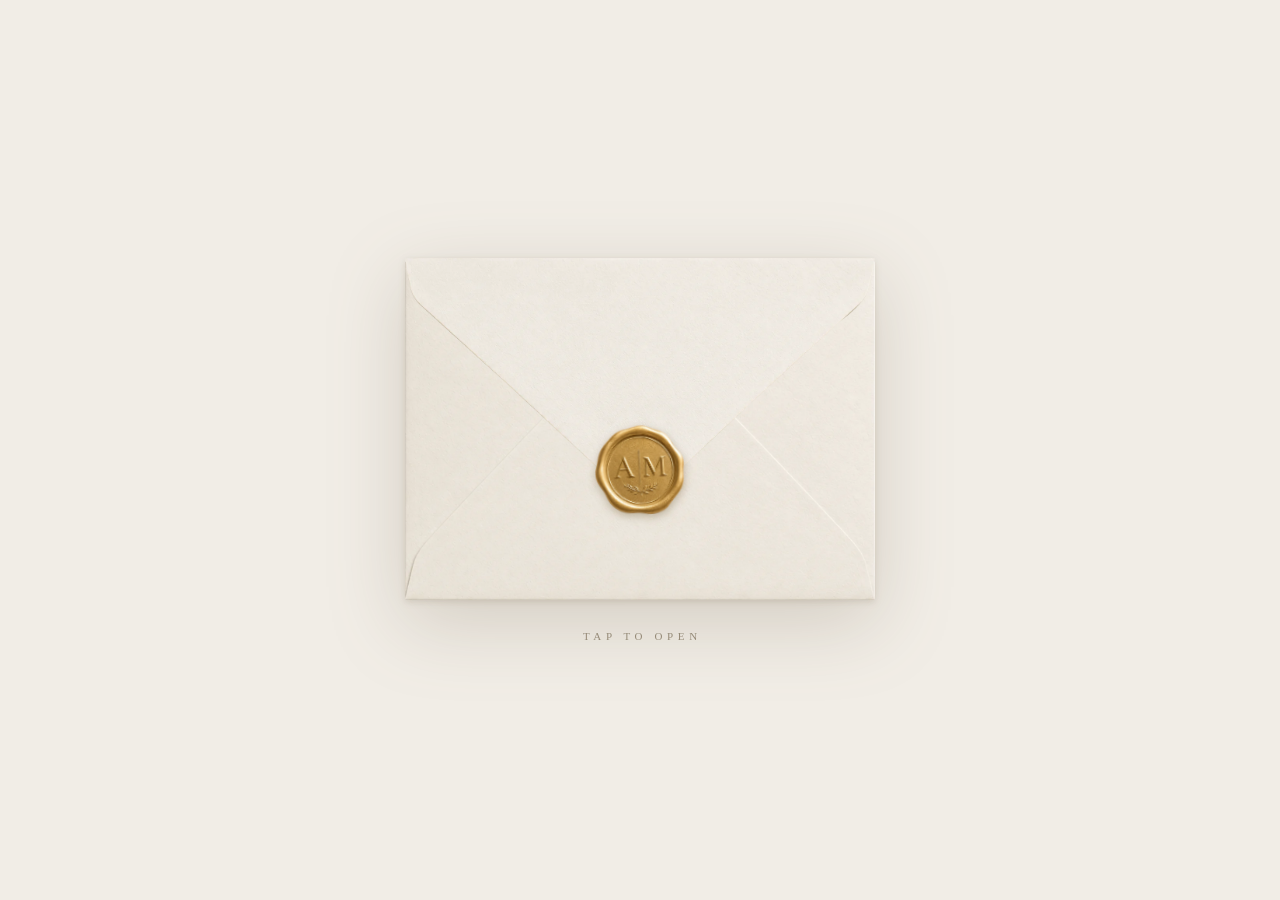
<file: index.html>
<!DOCTYPE html><html dir="ltr" lang="en" class="theme light classic"><head><script>
(function(){
if(/Safari/.test(navigator.userAgent)&&!/Chrome/.test(navigator.userAgent)){
window.addEventListener('error',function(e){if(e.filename&&e.filename.includes('_assets/')){e.preventDefault();return true}},true);
window.addEventListener('unhandledrejection',function(e){if(e.reason&&String(e.reason).includes('ChunkLoadError')){e.preventDefault()}});
var originalError=console.error;console.error=function(){var msg=Array.prototype.slice.call(arguments).join(' ');if(msg.includes('ChunkLoadError')||msg.includes('Failed to load')||msg.includes('_assets/')){return}originalError.apply(console,arguments)};
}
})();
</script><meta charset="utf-8"><title>Abin & Meera — 26 Aug 2026</title><meta name="app-name" content="export_website"/><meta name="viewport" content="width=device-width, initial-scale=1"><link href="_assets/51de68ababd92cc2.ltr.css" rel="stylesheet" integrity="sha512-yXN6/0vReiT/pEACxqre0ZkjhPz/hUXtCYxTz8E3lwtt0NEXvEplAvezn38lfyx0t9R4vq7Kors0eoGOvlTQTA==" crossorigin="anonymous"><link href="_assets/static_font_4.ltr.css" rel="stylesheet"><link href="_assets/6d53009f637d7cfa.runtime.js" rel="preload" as="script" crossorigin="anonymous" integrity="sha512-ZqrKRQh5+sSP4uunRsfrNZFJjUaQnYYL6+1IJLg5zlVsRGAEG0lGAFNNkCyp446Gya3rLL2UVvQDMkDLxB+ZLg==" nonce="f3cfedc1-2fcd-4d2f-a387-704ff8410f55"><link href="_assets/1697c21489083965.s4le6a.vendor.js" rel="preload" as="script" crossorigin="anonymous" integrity="sha512-BK6NM4n3QfNfQN2IBUXni/SAQPOZAPOoPY5Heitd/dEXEuZV0FiEeXDyiSpJfw1DnDSC6YgMhRPpIDdqKAjaKg==" nonce="f3cfedc1-2fcd-4d2f-a387-704ff8410f55"><link href="_assets/69615eb1c477b9cb.vendor.js" rel="preload" as="script" crossorigin="anonymous" integrity="sha512-pddQCexKJLLZD3hJCTy0FE6pA0PoWKaIkZnrQlLwxObUh8iK6m/KVVZeTtEp46HYzLy0uqrJlNXxM1kvBUZ9EQ==" nonce="f3cfedc1-2fcd-4d2f-a387-704ff8410f55"><link href="_assets/db279027c94281c3.strings.js" rel="preload" as="script" crossorigin="anonymous" integrity="sha512-oizC7IGqNjgejWAQAkR0xD/JUqM+X7rpqZuGYwaQ6iROZH0fuOl6pavkwLsyJ2UMAph9IWGsLIO2Eafs4y7uLw==" nonce="f3cfedc1-2fcd-4d2f-a387-704ff8410f55"><link href="_assets/f879ca5edf06d1e2.ru-RU.js" rel="preload" as="script" crossorigin="anonymous" integrity="sha512-XrvdCxTsGxHFSPbT4rjnnUAqaSwbzZTnFVPbpuCU5y6V8Rxg7wUEQG5SW0Re5wMMPyclv5pbUDuDZQUQjQmMjw==" nonce="f3cfedc1-2fcd-4d2f-a387-704ff8410f55"><link href="_assets/04fae6a7f5b21093.js" rel="preload" as="script" crossorigin="anonymous" integrity="sha512-GjhR/GSk2ojIS+nfTfPsLfNOSUSJyC34zmcUVnZxv0CkFiETh2HiCWRDFfnWpFJmezQThUpFMTZYY8WYTdgnnQ==" nonce="f3cfedc1-2fcd-4d2f-a387-704ff8410f55"><meta name="referrer" content="strict-origin-when-cross-origin"><meta property="og:title" content="Abin &amp; Meera — 26 August 2026"><meta property="og:type" content="website"><meta property="og:site_name" content="Abin &amp; Meera"><meta property="og:url" content="https://abinmeera.com/"><meta property="og:description" content="Together with their families, Abin &amp; Meera invite you to their wedding reception on 26 August 2026 at Petrose Convention Centre, Vadayampady."><meta property="og:image" content="https://abinmeera.com/share.jpg"><meta property="og:image:secure_url" content="https://abinmeera.com/share.jpg"><meta property="og:image:type" content="image/jpeg"><meta property="og:image:width" content="1200"><meta property="og:image:height" content="630"><meta property="og:image:alt" content="Abin &amp; Meera — 26 August 2026"><meta name="twitter:card" content="summary_large_image"><meta name="twitter:title" content="Abin &amp; Meera — 26 August 2026"><meta name="twitter:description" content="Together with their families, Abin &amp; Meera invite you to their wedding reception on 26 August 2026 at Petrose Convention Centre, Vadayampady."><meta name="twitter:image" content="https://abinmeera.com/share.jpg"><meta name="description" content="Together with their families, Abin &amp; Meera invite you to their wedding reception on 26 August 2026 at Petrose Convention Centre, Vadayampady."><link rel="canonical" href="https://abinmeera.com/"><link rel="shortcut icon" href="favicon.png"><link rel="icon" href="favicon.png"><link rel="apple-touch-icon" href="favicon.png"><script nonce="f3cfedc1-2fcd-4d2f-a387-704ff8410f55">window['__canva_website_bootstrap__'] = JSON.parse('{"A":"DAHLFnbjrQw","B":"eyJhbGciOiJkaXIiLCJlbmMiOiJBMjU2R0NNIiwia2lkIjoia2lkLTE3Nzg0NzAzNjEzOTQifQ..b_9stNi61zidVj6-.jrvOGSoKsTOT5Glr7Pkk4MK67dziINT9CcvQWabQZvFbHL3IBUWjXd9abeBIIaTpNJzvnFRGGA.M363tlgNzQi1wi5Nxl7qTg"}');</script><script nonce="f3cfedc1-2fcd-4d2f-a387-704ff8410f55">
      document.addEventListener('contextmenu', (e) => {
        const isMedia = ['img', 'image', 'video', 'svg', 'picture'].some(
          tagName => tagName.localeCompare(e.target.tagName, undefined, { sensitivity: 'base' }) === 0,
        );
        isMedia && e.preventDefault();
      });
    </script></head><body><script nonce="f3cfedc1-2fcd-4d2f-a387-704ff8410f55">document.documentElement.classList.replace('adaptive', window.matchMedia('(prefers-color-scheme: dark)').matches ? 'dark' : 'light');</script><div id="root"></div><script nonce="f3cfedc1-2fcd-4d2f-a387-704ff8410f55">(function() {window['__canva_public_path__'] = '_assets\/'; window['bootstrap'] = JSON.parse('{"base":{"A?":"B","L":false,"N":false,"E":"c7f6dc3919e9f6739486a43f3a7457cae70d12fa","j":"1357214","K":1780094649,"F":{"A?":"B"},"G":"CLIENT_FULL","I":"A","O":{"A?":"B"},"M":"/_online","U":[],"V":[],"k":true,"a":{"K":"export_website","H":{}},"d":{"A":"wss://www.canva.com/_stream","B":{"F":"export_website"},"C":8388608},"b":{"A?":"H","C":{"a":"DESKTOP_APP"},"D":{"a":"DESKTOP_APP","c":"ru-RU"},"E":{},"P":[],"Q":[],"R":false,"S":false}},"page":{"A":{"B":{"A?":"A","A":"TAEXfxtKgiU","B":1},"C":{"A":1366,"B":768,"C":"D"},"Q":[],"R":[],"P":"ru-RU","D":"12","E":"","F":[],"G":{},"Y":{},"a":[],"b":[],"V":[],"W":[],"A":[{"A?":"i","a":"PBWyDxTjdyHk6tvv","R":false,"S":false,"U":false,"Q":{},"W":[],"X":[],"H":[],"L":{},"C":{"A":1366,"B":2664,"C":"D"},"G":{"A":"EAFYe02uMRw","B":1,"C":1},"D":{"C":"#ffffff","D":0,"F":false,"J":false,"G":false,"H":false},"r":[],"E":[{"5":{},"A?":"I","A":2.2737367544323206e-13,"B":-64.663697168407,"D":1491.147675967941,"C":2664.0000000000005,"E":0,"F":0,"BD":[],"BE":[],"BA":[],"BB":[],"Q":false,"S":false,"P":[],"T":{},"W":{},"_":"LB44Fgd5qdBqQqfP","a":{"B":{"A":{"A?":"d","A":"MAG-yC3Mlfo","B":1},"B":{"A":-2.2737367544323206e-13,"B":-2.011162016029516,"D":1495.17,"C":2664.0000000000005,"E":0},"E":0,"C":{}},"D":0,"F":false,"J":false,"G":false,"H":false},"e":[]},{"5":{},"A?":"I","A":1190.9421412409176,"B":321.4698156829062,"D":723.0603686341876,"C":144.61207372683748,"E":0,"F":0,"BD":[],"BE":[],"BA":[],"BB":[],"X":{"A?":"B","A":8,"B":{"C":"C","G":{"A":2631578.947368421}}},"Q":false,"S":false,"P":[],"T":{},"W":{},"_":"LBy976rX4qgyv3kd","a":{"A":false,"B":{"A":{"A?":"d","A":"MAE8VehDITc","B":1},"B":{"A":0,"B":0,"D":723.0603686341876,"C":144.61207372683748,"E":0},"E":0,"C":{"#000000":"#404040"}},"D":0,"F":false,"J":false,"G":false,"H":false},"e":[]},{"5":{},"A?":"I","A":2218.418937608252,"B":18.98675653304295,"D":255.5830829335652,"C":224.27415527420345,"E":0,"F":0,"BD":[],"BE":[],"BA":[],"BB":[],"X":{"A?":"B","A":3,"B":{"A":0,"C":"E"}},"Q":false,"S":false,"P":[],"T":{},"W":{},"_":"LBp3TPJCQw2ccYdT","a":{"B":{"A":{"A?":"d","A":"MAG-xgANCrg","B":1},"B":{"A":0,"B":0,"D":255.5830829335652,"C":224.27415527420345,"E":0},"E":0,"C":{}},"D":0,"F":false,"J":false,"G":false,"H":false},"e":[]},{"5":{},"A?":"I","A":1730.3646872642453,"B":0,"D":255.5830829335652,"C":224.27415527420345,"E":0,"F":0,"BD":[],"BE":[],"BA":[],"BB":[],"X":{"A?":"B","A":3,"B":{"A":0,"C":"E"}},"Q":false,"S":false,"P":[],"T":{},"W":{},"_":"LBNLsY553mFrv4jL","a":{"B":{"A":{"A?":"d","A":"MAG-xgANCrg","B":1},"B":{"A":0,"B":0,"D":255.5830829335652,"C":224.27415527420345,"E":0},"E":0,"C":{}},"D":0,"F":false,"J":false,"G":false,"H":false},"e":[]},{"5":{},"A?":"I","A":857.3329002992671,"B":18.98675653304295,"D":255.5830829335652,"C":224.27415527420345,"E":0,"F":0,"BD":[],"BE":[],"BA":[],"BB":[],"X":{"A?":"B","A":3,"B":{"A":0,"C":"E"}},"Q":false,"S":false,"P":[],"T":{},"W":{},"_":"LBBrLwK5t6zkdvdH","a":{"B":{"A":{"A?":"d","A":"MAG-xgANCrg","B":1},"B":{"A":0,"B":0,"D":255.5830829335652,"C":224.27415527420345,"E":0},"E":0,"C":{}},"D":0,"F":false,"J":false,"G":false,"H":false},"e":[]},{"5":{},"A?":"I","A":560.0120067325258,"B":531.3996940505738,"D":255.5830829335652,"C":224.27415527420345,"E":0,"F":0,"BD":[],"BE":[],"BA":[],"BB":[],"X":{"A?":"B","A":3,"B":{"A":0,"C":"D"}},"Q":false,"S":false,"P":[],"T":{},"W":{},"_":"LByBHNXhNQGQW9YY","a":{"B":{"A":{"A?":"d","A":"MAG-xgANCrg","B":1},"B":{"A":0,"B":0,"D":255.5830829335652,"C":224.27415527420345,"E":0},"E":0,"C":{}},"D":0,"F":false,"J":false,"G":false,"H":false},"e":[]},{"5":{},"A?":"I","A":331.2378514583224,"B":18.98675653304292,"D":255.5830829335652,"C":224.27415527420345,"E":0,"F":0,"BD":[],"BE":[],"BA":[],"BB":[],"X":{"A?":"B","A":3,"B":{"A":0,"C":"E"}},"Q":false,"S":false,"P":[],"T":{},"W":{},"_":"LBZ8hG1M7RcQvk9T","a":{"B":{"A":{"A?":"d","A":"MAG-xgANCrg","B":1},"B":{"A":0,"B":0,"D":255.5830829335652,"C":224.27415527420345,"E":0},"E":0,"C":{}},"D":0,"F":false,"J":false,"G":false,"H":false},"e":[]},{"5":{},"A?":"I","A":45.07362835850654,"B":531.3996940505738,"D":255.5830829335652,"C":224.27415527420345,"E":0,"F":0,"BD":[],"BE":[],"BA":[],"BB":[],"X":{"A?":"B","A":3,"B":{"A":0,"C":"E"}},"Q":false,"S":false,"P":[],"T":{},"W":{},"_":"LBW44jXp9HNpF9LF","a":{"B":{"A":{"A?":"d","A":"MAG-xgANCrg","B":1},"B":{"A":0,"B":0,"D":255.5830829335652,"C":224.27415527420345,"E":0},"E":0,"C":{}},"D":0,"F":false,"J":false,"G":false,"H":false},"e":[]},{"5":{},"A?":"I","A":331.2378514583224,"B":1046.6975334642711,"D":255.5830829335652,"C":224.27415527420345,"E":0,"F":0,"BD":[],"BE":[],"BA":[],"BB":[],"X":{"A?":"B","A":3,"B":{"A":0,"C":"D"}},"Q":false,"S":false,"P":[],"T":{},"W":{},"_":"LBT6Mbj8TvKN2VNS","a":{"B":{"A":{"A?":"d","A":"MAG-xgANCrg","B":1},"B":{"A":0,"B":0,"D":255.5830829335652,"C":224.27415527420345,"E":0},"E":0,"C":{}},"D":0,"F":false,"J":false,"G":false,"H":false},"e":[]},{"5":{},"A?":"I","A":2439.725844725796,"B":532.8421449986569,"D":255.5830829335652,"C":224.27415527420345,"E":0,"F":0,"BD":[],"BE":[],"BA":[],"BB":[],"X":{"A?":"B","A":3,"B":{"A":0,"C":"E"}},"Q":false,"S":false,"P":[],"T":{},"W":{},"_":"LBM49fPXYFb4d6W5","a":{"B":{"A":{"A?":"d","A":"MAG-xgANCrg","B":1},"B":{"A":0,"B":0,"D":255.5830829335652,"C":224.27415527420345,"E":0},"E":0,"C":{}},"D":0,"F":false,"J":false,"G":false,"H":false},"e":[]},{"5":{},"A?":"I","A":2015.9344657295392,"B":531.3996940505738,"D":255.5830829335652,"C":224.27415527420345,"E":0,"F":0,"BD":[],"BE":[],"BA":[],"BB":[],"X":{"A?":"B","A":3,"B":{"A":0,"C":"D"}},"Q":false,"S":false,"P":[],"T":{},"W":{},"_":"LB2vq61rC57WqJxT","a":{"B":{"A":{"A?":"d","A":"MAG-xgANCrg","B":1},"B":{"A":0,"B":0,"D":255.5830829335652,"C":224.27415527420345,"E":0},"E":0,"C":{}},"D":0,"F":false,"J":false,"G":false,"H":false},"e":[]},{"5":{},"A?":"I","A":2218.418937608252,"B":1046.697533464271,"D":255.5830829335652,"C":224.27415527420345,"E":0,"F":0,"BD":[],"BE":[],"BA":[],"BB":[],"X":{"A?":"B","A":3,"B":{"A":0,"C":"D"}},"Q":false,"S":false,"P":[],"T":{},"W":{},"_":"LB3S5SzmPrS5hH6d","a":{"B":{"A":{"A?":"d","A":"MAG-xgANCrg","B":1},"B":{"A":0,"B":0,"D":255.5830829335652,"C":224.27415527420345,"E":0},"E":0,"C":{}},"D":0,"F":false,"J":false,"G":false,"H":false},"e":[]},{"5":{},"A?":"I","A":1730.3646872642453,"B":1046.697533464271,"D":255.5830829335652,"C":224.27415527420345,"E":0,"F":0,"BD":[],"BE":[],"BA":[],"BB":[],"X":{"A?":"B","A":3,"B":{"A":0,"C":"D"}},"Q":false,"S":false,"P":[],"T":{},"W":{},"_":"LB4SQ62Kv0GYJQ9W","a":{"B":{"A":{"A?":"d","A":"MAG-xgANCrg","B":1},"B":{"A":0,"B":0,"D":255.5830829335652,"C":224.27415527420345,"E":0},"E":0,"C":{}},"D":0,"F":false,"J":false,"G":false,"H":false},"e":[]},{"5":{},"A?":"I","A":857.3329002992671,"B":1046.697533464271,"D":255.5830829335652,"C":224.27415527420345,"E":0,"F":0,"BD":[],"BE":[],"BA":[],"BB":[],"X":{"A?":"B","A":3,"B":{"A":0,"C":"D"}},"Q":false,"S":false,"P":[],"T":{},"W":{},"_":"LBnFzbJDLQHZ5TJl","a":{"B":{"A":{"A?":"d","A":"MAG-xgANCrg","B":1},"B":{"A":0,"B":0,"D":255.5830829335652,"C":224.27415527420345,"E":0},"E":0,"C":{}},"D":0,"F":false,"J":false,"G":false,"H":false},"e":[]},{"5":{},"A?":"K","A":930.1779061069924,"B":200.12487695431258,"D":965.7502460913748,"C":285.72370058933944,"E":0,"F":0,"BD":[],"BE":[],"BA":[],"BB":[],"X":{"A?":"B","A":8,"B":{"C":"C","G":{"A":2631578.947368421}}},"Q":false,"S":false,"N":"heading","P":[],"T":{},"W":{},"_":"LBvVZBTcbPSl5cjH","a":{"A":[{"A?":"A","A":"Abin\\n"}],"B":[{"A?":"A","A":{"color":{"B":"#404040"},"font-family":{"B":"YAFdJnPX3ZE,0"},"font-size":{"B":"198.493"},"font-weight":{"B":"light"},"text-align":{"B":"center"},"text-transform":{"B":"uppercase"}}},{"A?":"B","A":5},{"A?":"A","A":{"decoration":{"B":"none"},"direction":{"B":"ltr"},"fill-id":{"B":"none"},"font-feature-calt":{"B":"off"},"font-feature-clig":{"B":"off"},"font-feature-liga":{"B":"off"},"font-kerning":{"B":"none"},"font-size-modifier":{"B":"1"},"font-style":{"B":"normal"},"head-indent":{"B":"0.0"},"kerning":{"B":"0.0"},"leading":{"B":"1400.0"},"link":{"B":""},"list-level":{"B":"0.0"},"list-marker":{"B":"none"},"list-number-set":{"B":"none"},"semantics":{"B":"p"},"spacing":{"B":"0.0"},"start-us":{"B":"0"},"strikethrough":{"B":"none"},"style":{"B":"body"},"tracking":{"B":"0.0"},"vertical-align":{"B":"0%"}}},{"A?":"B","A":1},{"A?":"A","A":{"color":{},"decoration":{},"direction":{},"fill-id":{},"font-family":{},"font-feature-calt":{},"font-feature-clig":{},"font-feature-liga":{},"font-kerning":{},"font-size":{},"font-size-modifier":{},"font-style":{},"font-weight":{},"head-indent":{},"kerning":{},"leading":{},"link":{},"list-level":{},"list-marker":{},"list-number-set":{},"semantics":{},"spacing":{},"start-us":{},"strikethrough":{},"style":{},"text-align":{},"text-transform":{},"tracking":{},"vertical-align":{}}}],"E":{}},"b":{"A":[6]},"d":"A","e":849.4023715656793,"f":251.3014,"l":false,"h":"A"},{"5":{},"A?":"K","A":1748.7188857295394,"B":436.32008548047986,"D":493.3598290390402,"C":94.21558,"E":0,"F":0,"BD":[],"BE":[],"BA":[],"BB":[],"X":{"A?":"B","A":8,"B":{"C":"C","G":{"A":2631578.947368421}}},"Q":false,"S":false,"N":"heading","P":[],"T":{},"W":{},"_":"LB4pfYcMGvChD7Bw","a":{"A":[{"A?":"A","A":"26.08.2026\\n"}],"B":[{"A?":"A","A":{"color":{"B":"#404040"},"font-family":{"B":"YAFdJnPX3ZE,0"},"font-size":{"B":"78.9221"},"link":{"B":"https://calendar.google.com/calendar/render?action=TEMPLATE&text=%D0%A1%D0%B2%D0%B0%D0%B4%D1%8C%D0%B1%D0%B0+%D0%93%D0%BB%D0%B5%D0%B1%D0%B0+%D0%B8+%D0%9A%D1%81%D1%8E%D1%88%D0%B8&dates=20260808%2F20260809&details=&location=%D1%83%D0%BB+.%D0%9F%D0%B0%D1%80%D1%82%D0%B8%D0%B7%D0%B0%D0%BD%D1%81%D0%BA%D0%B8%D0%B9+%D0%BF%D1%80%D0%BE%D1%81%D0%BF%D0%B5%D0%BA%D1%82+150&ctz=UTC"},"text-align":{"B":"center"},"text-transform":{"B":"uppercase"}}},{"A?":"B","A":11},{"A?":"A","A":{"direction":{"B":"ltr"},"fill-id":{"B":"none"},"font-feature-calt":{"B":"off"},"font-feature-clig":{"B":"off"},"font-feature-liga":{"B":"off"},"font-kerning":{"B":"none"},"font-size-modifier":{"B":"1"},"head-indent":{"B":"0.0"},"kerning":{"B":"0.0"},"leading":{"B":"1400.0"},"list-level":{"B":"0.0"},"list-marker":{"B":"none"},"list-number-set":{"B":"none"},"semantics":{"B":"p"},"spacing":{"B":"0.0"},"start-us":{"B":"0"},"strikethrough":{"B":"none"},"style":{"B":"body"},"tracking":{"B":"0.0"},"vertical-align":{"B":"0%"}}},{"A?":"B","A":1},{"A?":"A","A":{"color":{},"direction":{},"fill-id":{},"font-family":{},"font-feature-calt":{},"font-feature-clig":{},"font-feature-liga":{},"font-kerning":{},"font-size":{},"font-size-modifier":{},"head-indent":{},"kerning":{},"leading":{},"link":{},"list-level":{},"list-marker":{},"list-number-set":{},"semantics":{},"spacing":{},"start-us":{},"strikethrough":{},"style":{},"text-align":{},"text-transform":{},"tracking":{},"vertical-align":{}}}],"E":{}},"b":{"A":[11]},"d":"A","l":false,"h":"A"},{"5":{},"A?":"K","A":1392.5983786224365,"B":294.58135936345803,"D":776.8372812730839,"C":280.333607813617,"E":0,"F":0,"BD":[],"BE":[],"BA":[],"BB":[],"X":{"A?":"B","A":8,"B":{"C":"C","G":{"A":2631578.947368421}}},"Q":false,"S":false,"N":"heading","P":[],"T":{},"W":{},"_":"LBp1qjgbD8vJZfbt","a":{"A":[{"A?":"A","A":"Meera\\n"}],"B":[{"A?":"A","A":{"color":{"B":"#404040"},"font-family":{"B":"YAFdJnPX3ZE,0"},"font-size":{"B":"26.0026"},"font-weight":{"B":"light"},"text-align":{"B":"center"},"text-transform":{"B":"uppercase"}}},{"A?":"B","A":6},{"A?":"A","A":{"decoration":{"B":"none"},"direction":{"B":"ltr"},"fill-id":{"B":"none"},"font-feature-calt":{"B":"off"},"font-feature-clig":{"B":"off"},"font-feature-liga":{"B":"off"},"font-kerning":{"B":"none"},"font-size-modifier":{"B":"1"},"font-style":{"B":"normal"},"head-indent":{"B":"0.0"},"kerning":{"B":"0.0"},"leading":{"B":"1400.0"},"link":{"B":""},"list-level":{"B":"0.0"},"list-marker":{"B":"none"},"list-number-set":{"B":"none"},"semantics":{"B":"p"},"spacing":{"B":"0.0"},"start-us":{"B":"0"},"strikethrough":{"B":"none"},"style":{"B":"body"},"tracking":{"B":"0.0"},"vertical-align":{"B":"0%"}}},{"A?":"B","A":1},{"A?":"A","A":{"color":{},"decoration":{},"direction":{},"fill-id":{},"font-family":{},"font-feature-calt":{},"font-feature-clig":{},"font-feature-liga":{},"font-kerning":{},"font-size":{},"font-size-modifier":{},"font-style":{},"font-weight":{},"head-indent":{},"kerning":{},"leading":{},"link":{},"list-level":{},"list-marker":{},"list-number-set":{},"semantics":{},"spacing":{},"start-us":{},"strikethrough":{},"style":{},"text-align":{},"text-transform":{},"tracking":{},"vertical-align":{}}}],"E":{}},"b":{"A":[6]},"d":"A","e":89.50564445493343,"f":32.29948,"l":false,"h":"A"}],"I":[]},{"A?":"i","a":"PBgv5B2mf8PPGm2w","R":false,"S":false,"U":false,"Q":{},"W":[],"X":[],"H":[],"L":{},"C":{"A":1366,"B":2646,"C":"D"},"D":{"C":"#ffffff","D":0,"F":false,"J":false,"G":false,"H":false},"r":[],"E":[{"5":{},"A?":"I","A":-8.900215698963507,"B":-62.51798470747292,"D":1491.035969414946,"C":2663.800431397927,"E":0,"F":0,"BD":[],"BE":[],"BA":[],"BB":[],"Q":false,"S":false,"P":[],"T":{},"W":{},"_":"LBnKfMxbrrbhbRsL","a":{"B":{"A":{"A?":"d","A":"MAG-yC3Mlfo","B":1},"B":{"A":-2.2737367544323206e-13,"B":-2.0110113535700975,"D":1495.0579921220863,"C":2663.800431397927,"E":0},"E":0,"C":{}},"D":0,"F":false,"J":false,"G":false,"H":true},"e":[]},{"5":{},"A?":"K","A":759.6856257394513,"B":237.04616180932015,"D":891.9076763813597,"C":328.1778,"E":0,"F":0,"BD":[],"BE":[],"BA":[],"BB":[],"X":{"A?":"B","A":8,"B":{"C":"B","G":{"A":1388888.888888889}}},"Q":false,"S":false,"N":"heading","P":[],"T":{},"W":{},"_":"LBHbMmMsThdzL2QZ","a":{"A":[{"A?":"A","A":"2026\\n"}],"B":[{"A?":"A","A":{"color":{"B":"#404040"},"font-family":{"B":"YAFdJnPX3ZE,0"},"font-size":{"B":"259.111"},"font-weight":{"B":"light"},"link":{"B":"https://calendar.google.com/calendar/render?action=TEMPLATE&text=%D0%A1%D0%B2%D0%B0%D0%B4%D1%8C%D0%B1%D0%B0+%D0%93%D0%BB%D0%B5%D0%B1%D0%B0+%D0%B8+%D0%9A%D1%81%D1%8E%D1%88%D0%B8&dates=20260808%2F20260809&details=&location=%D1%83%D0%BB+.%D0%9F%D0%B0%D1%80%D1%82%D0%B8%D0%B7%D0%B0%D0%BD%D1%81%D0%BA%D0%B8%D0%B9+%D0%BF%D1%80%D0%BE%D1%81%D0%BF%D0%B5%D0%BA%D1%82+150&ctz=UTC"},"text-align":{"B":"center"},"text-transform":{"B":"uppercase"}}},{"A?":"B","A":4},{"A?":"A","A":{"direction":{"B":"ltr"},"fill-id":{"B":"none"},"font-feature-calt":{"B":"off"},"font-feature-clig":{"B":"off"},"font-feature-liga":{"B":"off"},"font-kerning":{"B":"none"},"font-size-modifier":{"B":"1"},"font-style":{"B":"normal"},"head-indent":{"B":"0.0"},"kerning":{"B":"0.0"},"leading":{"B":"1400.0"},"list-level":{"B":"0.0"},"list-marker":{"B":"none"},"list-number-set":{"B":"none"},"semantics":{"B":"p"},"spacing":{"B":"0.0"},"start-us":{"B":"0"},"strikethrough":{"B":"none"},"style":{"B":"body"},"tracking":{"B":"0.0"},"vertical-align":{"B":"0%"}}},{"A?":"B","A":1},{"A?":"A","A":{"color":{},"direction":{},"fill-id":{},"font-family":{},"font-feature-calt":{},"font-feature-clig":{},"font-feature-liga":{},"font-kerning":{},"font-size":{},"font-size-modifier":{},"font-style":{},"font-weight":{},"head-indent":{},"kerning":{},"leading":{},"link":{},"list-level":{},"list-marker":{},"list-number-set":{},"semantics":{},"spacing":{},"start-us":{},"strikethrough":{},"style":{},"text-align":{},"text-transform":{},"tracking":{},"vertical-align":{}}}],"E":{}},"b":{"A":[5]},"d":"A","l":false,"g":false,"h":"A"},{"5":{},"A?":"K","A":371.7842977497981,"B":375.55016979004375,"D":597.3287118639679,"C":285.8636,"E":0,"F":0,"BD":[],"BE":[],"BA":[],"BB":[],"X":{"A?":"B","A":8,"B":{"C":"B","G":{"A":1388888.888888889}}},"Q":false,"S":false,"N":"heading","P":[],"T":{},"W":{},"_":"LB6bbrRCkS9dXg3V","a":{"A":[{"A?":"A","A":"26.08\\n"}],"B":[{"A?":"A","A":{"color":{"B":"#404040"},"font-family":{"B":"YAFdJnPX3ZE,0"},"font-size":{"B":"225.682"},"font-weight":{"B":"light"},"text-align":{"B":"center"}}},{"A?":"B","A":6},{"A?":"A","A":{"direction":{"B":"ltr"},"fill-id":{"B":"none"},"font-feature-calt":{"B":"off"},"font-feature-clig":{"B":"off"},"font-feature-liga":{"B":"off"},"font-kerning":{"B":"none"},"font-size-modifier":{"B":"1"},"font-style":{"B":"normal"},"head-indent":{"B":"0.0"},"kerning":{"B":"0.0"},"leading":{"B":"1400.0"},"list-level":{"B":"0.0"},"list-marker":{"B":"none"},"list-number-set":{"B":"none"},"semantics":{"B":"p"},"spacing":{"B":"0.0"},"start-us":{"B":"0"},"strikethrough":{"B":"none"},"style":{"B":"body"},"tracking":{"B":"0.0"},"vertical-align":{"B":"0%"}}},{"A?":"B","A":1},{"A?":"A","A":{"color":{},"direction":{},"fill-id":{},"font-family":{},"font-feature-calt":{},"font-feature-clig":{},"font-feature-liga":{},"font-kerning":{},"font-size":{},"font-size-modifier":{},"font-style":{},"font-weight":{},"head-indent":{},"kerning":{},"leading":{},"list-level":{},"list-marker":{},"list-number-set":{},"semantics":{},"spacing":{},"start-us":{},"strikethrough":{},"style":{},"text-align":{},"tracking":{},"vertical-align":{}}}],"E":{}},"b":{"A":[6]},"d":"A","l":false,"g":false,"h":"A"},{"5":{},"A?":"I","A":1878.4692660849591,"B":605.314536451972,"D":706.730031766918,"C":706.730031766918,"E":9.594795280053248,"F":0,"BD":[],"BE":[],"BA":[],"BB":[],"X":{"A?":"B","A":6,"B":{"C":"D","G":{"A":1041666.6666666667}}},"Q":false,"S":false,"P":[],"T":{},"W":{},"_":"LB1NxqppKPSLhhSb","a":{"B":{"A":{"A?":"d","A":"MAHCV9iJkv4","B":1},"B":{"A":0,"B":0,"D":706.730031766918,"C":706.730031766918,"E":0},"E":0,"C":{}},"D":0,"F":false,"J":false,"G":false,"H":false},"e":[]},{"5":{},"A?":"I","A":1393.3149168647365,"B":55.60996458531639,"D":706.730031766918,"C":706.730031766918,"E":-6.055010297812731,"F":0,"BD":[],"BE":[],"BA":[],"BB":[],"X":{"A?":"B","A":6,"B":{"C":"E","G":{"A":1315789.4736842106}}},"Q":false,"S":false,"P":[],"T":{},"W":{},"_":"LBTpcLfjR9YMF5WQ","a":{"B":{"A":{"A?":"d","A":"MAHCV8O34xM","B":1},"B":{"A":0,"B":0,"D":706.730031766918,"C":706.730031766918,"E":0},"E":0,"C":{}},"D":0,"F":false,"J":false,"G":false,"H":false},"e":[]},{"5":{},"A?":"I","A":1318,"B":198.00896228854623,"D":255.5830829335652,"C":224.27415527420345,"E":0,"F":0,"BD":[],"BE":[],"BA":[],"BB":[],"X":{"A?":"B","A":3,"B":{"A":0,"C":"E"}},"Q":false,"S":false,"P":[],"T":{},"W":{},"_":"LB1JqnQKysLh870r","a":{"B":{"A":{"A?":"d","A":"MAG-xgANCrg","B":1},"B":{"A":0,"B":0,"D":255.5830829335652,"C":224.27415527420345,"E":0},"E":0,"C":{}},"D":0,"F":false,"J":false,"G":false,"H":false},"e":[]},{"5":{},"A?":"I","A":1808.9739507634504,"B":865.5612996206111,"D":255.5830829335652,"C":224.27415527420345,"E":0,"F":0,"BD":[],"BE":[],"BA":[],"BB":[],"X":{"A?":"B","A":3,"B":{"A":0,"C":"D"}},"Q":false,"S":false,"P":[],"T":{},"W":{},"_":"LB9YJ0Hbz0T39m9L","a":{"B":{"A":{"A?":"d","A":"MAG-xgANCrg","B":1},"B":{"A":0,"B":0,"D":255.5830829335652,"C":224.27415527420345,"E":0},"E":0,"C":{}},"D":0,"F":false,"J":false,"G":false,"H":false},"e":[]},{"5":{},"A?":"H","A":580.2019614757187,"B":344.69607304970873,"D":660.465316754837,"C":210.84284682997975,"E":0,"F":0.08,"BD":[],"BE":[],"BA":[],"BB":[],"X":{"A?":"B","A":8,"B":{"C":"B","G":{"A":1388888.888888889}}},"Q":false,"S":false,"P":[],"T":{},"W":{},"_":"LBr9VhfnL5wlD2Bm","b":660.465316754837,"a":210.84284682997975,"y":{},"e":{},"c":[{"5":{},"A?":"I","A":1.1368683772161603e-13,"B":0,"D":259.21137769312895,"C":144.61207372683748,"E":0,"F":0,"BD":[],"BE":[],"BA":[],"BB":[],"X":{"A?":"A"},"Q":false,"S":false,"P":[],"T":{},"W":{},"_":"LB6MJSYwBHRCTlxl","a":{"A":false,"B":{"A":{"A?":"d","A":"MAE8VehDITc","B":1},"B":{"A":0,"B":0,"D":723.0603686341876,"C":144.61207372683748,"E":0},"E":0,"C":{"#000000":"#404040"}},"D":0,"F":false,"J":false,"G":false,"H":false},"e":[]},{"5":{},"A?":"I","A":33.30402592284338,"B":401.253939061708,"D":259.21137769312895,"C":144.61207372683748,"E":0,"F":0,"BD":[],"BE":[],"BA":[],"BB":[],"X":{"A?":"A"},"Q":false,"S":false,"P":[],"T":{},"W":{},"_":"LBKwGMhgpjhBNxvW","a":{"A":false,"B":{"A":{"A?":"d","A":"MAE8VehDITc","B":1},"B":{"A":0,"B":0,"D":723.0603686341876,"C":144.61207372683748,"E":0},"E":0,"C":{"#000000":"#404040"}},"D":0,"F":false,"J":false,"G":true,"H":false},"e":[]},{"5":{},"A?":"I","A":28.812528491576586,"B":230.7583699584782,"D":221.56106275576957,"C":182.03031833840328,"E":0,"F":0.06,"BD":[],"BE":[],"BA":[],"BB":[],"X":{"A?":"A"},"Q":false,"S":false,"P":[],"T":{},"W":{},"_":"LB4DLf58jglzh1vr","a":{"A":true,"B":{"A":{"A?":"d","A":"MAG-x-f_hsw","B":1},"I":{"A?":"d","A":"MAG-x_7fIHw","B":1},"B":{"A":5.684341886080802e-14,"B":-180.84920565701083,"D":546.4,"C":183.04399999999998,"E":0},"E":0,"C":{}},"D":0,"F":false,"J":false,"G":false,"H":false},"e":[]}],"d":[]},{"5":{},"A?":"K","A":1121.5441446134344,"B":185.13315684936083,"D":995.7336863012786,"C":189.9619637192757,"E":0,"F":0,"BD":[],"BE":[],"BA":[],"BB":[],"X":{"A?":"B","A":8,"B":{"C":"B","G":{"A":1388888.888888889}}},"Q":false,"S":false,"P":[],"T":{},"W":{},"_":"LBfyxWGBXz8qHllC","a":{"A":[{"A?":"A","A":"Together with their families, they joyfully invite you to share in the celebration of their wedding.\\n"}],"B":[{"A?":"A","A":{"color":{"B":"#404040"},"font-family":{"B":"YADSvvPAniY,0"},"font-size":{"B":"46.6667"},"leading":{"B":"1150.0"},"text-align":{"B":"center"},"tracking":{"B":"-11.0"}}},{"A?":"B","A":101},{"A?":"A","A":{"fill-id":{"B":"none"}}},{"A?":"B","A":81},{"A?":"A","A":{"color":{},"fill-id":{},"font-family":{},"font-size":{},"leading":{},"text-align":{},"tracking":{}}}],"E":{}},"b":{"A":[27,31,24]},"d":"A","e":845.6694868675345,"f":161.333335,"l":false,"g":false,"h":"A"},{"5":{},"A?":"I","A":2379.398669731057,"B":16.89760753312973,"D":255.5830829335652,"C":224.27415527420345,"E":0,"F":0,"BD":[],"BE":[],"BA":[],"BB":[],"X":{"A?":"B","A":3,"B":{"A":0,"C":"E"}},"Q":false,"S":false,"P":[],"T":{},"W":{},"_":"LBK1sKp9Fcqb1B80","a":{"B":{"A":{"A?":"d","A":"MAG-xgANCrg","B":1},"B":{"A":0,"B":0,"D":255.5830829335652,"C":224.27415527420345,"E":0},"E":0,"C":{}},"D":0,"F":false,"J":false,"G":false,"H":false},"e":[]},{"5":{},"A?":"I","A":920.614885176443,"B":1053.0753016838567,"D":255.5830829335652,"C":224.27415527420345,"E":0,"F":0,"BD":[],"BE":[],"BA":[],"BB":[],"X":{"A?":"B","A":3,"B":{"A":0,"C":"D"}},"Q":false,"S":false,"P":[],"T":{},"W":{},"_":"LBmfLcxtxLB32VB2","a":{"B":{"A":{"A?":"d","A":"MAG-xgANCrg","B":1},"B":{"A":0,"B":0,"D":255.5830829335652,"C":224.27415527420345,"E":0},"E":0,"C":{}},"D":0,"F":false,"J":false,"G":false,"H":false},"e":[]},{"5":{},"A?":"I","A":461.3492296165051,"B":16.89760753312973,"D":255.5830829335652,"C":224.27415527420345,"E":0,"F":0,"BD":[],"BE":[],"BA":[],"BB":[],"X":{"A?":"B","A":3,"B":{"A":0,"C":"E"}},"Q":false,"S":false,"P":[],"T":{},"W":{},"_":"LB3ZWfhNZrXQcL97","a":{"B":{"A":{"A?":"d","A":"MAG-xgANCrg","B":1},"B":{"A":0,"B":0,"D":255.5830829335652,"C":224.27415527420345,"E":0},"E":0,"C":{}},"D":0,"F":false,"J":false,"G":false,"H":false},"e":[]},{"5":{},"A?":"K","A":2.842170943040401e-14,"B":129.38435198363982,"D":1107.2312960327206,"C":151.6666,"E":0,"F":0,"BD":[],"BE":[],"BA":[],"BB":[],"X":{"A?":"B","A":8,"B":{"C":"B","G":{"A":1388888.888888889}}},"Q":false,"S":false,"N":"heading","P":[],"T":{},"W":{},"_":"LBFrqgHlMcHcwVSw","a":{"A":[{"A?":"A","A":"We are blessed\\n"}],"B":[{"A?":"A","A":{"color":{"B":"#404040"},"font-family":{"B":"YAFdJg7KuRM,0"},"font-size":{"B":"126.667"},"text-align":{"B":"center"}}},{"A?":"B","A":15},{"A?":"A","A":{"decoration":{"B":"none"},"direction":{"B":"ltr"},"fill-id":{"B":"none"},"font-feature-calt":{"B":"off"},"font-feature-clig":{"B":"off"},"font-feature-liga":{"B":"off"},"font-kerning":{"B":"none"},"font-size-modifier":{"B":"1"},"head-indent":{"B":"0.0"},"kerning":{"B":"0.0"},"leading":{"B":"1400.0"},"link":{"B":""},"list-level":{"B":"0.0"},"list-marker":{"B":"none"},"list-number-set":{"B":"none"},"semantics":{"B":"p"},"spacing":{"B":"0.0"},"start-us":{"B":"0"},"strikethrough":{"B":"none"},"style":{"B":"body"},"tracking":{"B":"0.0"},"vertical-align":{"B":"0%"}}},{"A?":"B","A":1},{"A?":"A","A":{"color":{},"decoration":{},"direction":{},"fill-id":{},"font-family":{},"font-feature-calt":{},"font-feature-clig":{},"font-feature-liga":{},"font-kerning":{},"font-size":{},"font-size-modifier":{},"head-indent":{},"kerning":{},"leading":{},"link":{},"list-level":{},"list-marker":{},"list-number-set":{},"semantics":{},"spacing":{},"start-us":{},"strikethrough":{},"style":{},"text-align":{},"tracking":{},"vertical-align":{}}}],"E":{}},"b":{"A":[13]},"d":"A","l":false,"h":"A"},{"5":{},"A?":"K","A":163.83804398800825,"B":185.13315684936083,"D":995.7336863012786,"C":127.55710438179526,"E":0,"F":0,"BD":[],"BE":[],"BA":[],"BB":[],"X":{"A?":"B","A":8,"B":{"C":"B","G":{"A":1388888.888888889}}},"Q":false,"S":false,"P":[],"T":{},"W":{},"_":"LB2bkd4syGGqkKjX","a":{"A":[{"A?":"A","A":"to invite you to the Holy Matrimony of Abin & Dr. Meera, and the reception that follows.\\n"}],"B":[{"A?":"A","A":{"color":{"B":"#404040"},"fill-id":{"B":"none"},"font-family":{"B":"YADSvvPAniY,0"},"font-size":{"B":"46.6667"},"leading":{"B":"1150.0"},"text-align":{"B":"center"},"tracking":{"B":"-11.0"}}},{"A?":"B","A":89},{"A?":"A","A":{"color":{},"fill-id":{},"font-family":{},"font-size":{},"leading":{},"text-align":{},"tracking":{}}}],"E":{}},"b":{"A":[39,33]},"d":"A","e":845.6694868675345,"f":108.333335,"l":false,"g":false,"h":"A"}],"I":[]},{"A?":"i","a":"PBPkhd3kdZT8D3Ql","R":false,"S":false,"U":false,"Q":{},"W":[],"X":[],"H":[],"L":{},"C":{"A":1366,"B":2481,"C":"D"},"D":{"C":"#ffffff","D":0,"F":false,"J":false,"G":false,"H":false},"r":[],"E":[{"5":{},"A?":"I","A":-33.1069218115756,"B":0,"D":1566.0091512239778,"C":2589.1577345365104,"E":0,"F":0,"BD":[],"BE":[],"BA":[],"BB":[],"Q":false,"S":false,"P":[],"T":{},"W":{},"_":"LBj1650PFCLbBDq8","a":{"B":{"A":{"A?":"d","A":"MAG-yC3Mlfo","B":1},"B":{"A":-118.14087045631709,"B":-38.3500142386016,"D":1604.3591654625795,"C":2858.546397260721,"E":0},"E":0,"C":{}},"D":0,"F":false,"J":false,"G":false,"H":false},"e":[]},{"5":{},"A?":"I","A":1369.4225425923287,"B":180.45922293736737,"D":1005.0815541252653,"C":821.6541704974044,"E":-2.7767119656789756,"F":0,"BD":[],"BE":[],"BA":[],"BB":[],"X":{"A?":"B","A":6,"B":{"C":"E","G":{"A":1219512.1951219514}}},"Q":false,"S":false,"P":[],"T":{},"W":{},"_":"LB3Y9XM7WLxCHHrz","a":{"B":{"A":{"A?":"d","A":"MAHCV7H4ELM","B":1},"B":{"A":0,"B":0,"D":1005.0815541252653,"C":821.6541704974044,"E":0},"E":0,"C":{}},"D":0,"F":false,"J":false,"G":false,"H":false},"e":[]},{"5":{},"A?":"K","A":1003.6722976356393,"B":185.13315684936083,"D":1044.2668431506393,"C":153.471443,"E":0,"F":0,"BD":[],"BE":[],"BA":[],"BB":[],"X":{"A?":"B","A":8,"B":{"C":"B","G":{"A":1724137.9310344828}}},"Q":false,"S":false,"P":[],"T":{},"W":{},"_":"LBDB12P3ByGYFPqn","a":{"A":[{"A?":"A","A":"St. Athanasious Jacobite Syrian Church, Puthencruz\\n"}],"B":[{"A?":"A","A":{"color":{"B":"#404040"},"font-family":{"B":"YADSvvPAniY,0"},"font-size":{"B":"54.9477"},"leading":{"B":"1610.0"},"text-align":{"B":"center"},"tracking":{"B":"-11.0"}}},{"A?":"B","A":51},{"A?":"A","A":{"fill-id":{"B":"none"}}},{"A?":"B","A":1},{"A?":"A","A":{"color":{},"fill-id":{},"font-family":{},"font-size":{},"leading":{},"text-align":{},"tracking":{}}}],"E":{}},"b":{"A":[31,25]},"d":"B","l":false,"g":false,"h":"A"},{"5":{},"A?":"K","A":186.51321359865307,"B":129.38435198363982,"D":1107.2312960327206,"C":151.6666,"E":0,"F":0,"BD":[],"BE":[],"BA":[],"BB":[],"X":{"A?":"B","A":8,"B":{"C":"B","G":{"A":1724137.9310344828}}},"Q":false,"S":false,"N":"heading","P":[],"T":{},"W":{},"_":"LBpyXSZNcbNT7k81","a":{"A":[{"A?":"A","A":"Before the wedding\\n"}],"B":[{"A?":"A","A":{"color":{"B":"#404040"},"font-family":{"B":"YAFdJg7KuRM,0"},"font-size":{"B":"126.667"},"text-align":{"B":"center"}}},{"A?":"B","A":19},{"A?":"A","A":{"decoration":{"B":"none"},"direction":{"B":"ltr"},"fill-id":{"B":"none"},"font-feature-calt":{"B":"off"},"font-feature-clig":{"B":"off"},"font-feature-liga":{"B":"off"},"font-kerning":{"B":"none"},"font-size-modifier":{"B":"1"},"head-indent":{"B":"0.0"},"kerning":{"B":"0.0"},"leading":{"B":"1400.0"},"link":{"B":""},"list-level":{"B":"0.0"},"list-marker":{"B":"none"},"list-number-set":{"B":"none"},"semantics":{"B":"p"},"spacing":{"B":"0.0"},"start-us":{"B":"0"},"strikethrough":{"B":"none"},"style":{"B":"body"},"tracking":{"B":"0.0"},"vertical-align":{"B":"0%"}}},{"A?":"B","A":1},{"A?":"A","A":{"color":{},"decoration":{},"direction":{},"fill-id":{},"font-family":{},"font-feature-calt":{},"font-feature-clig":{},"font-feature-liga":{},"font-kerning":{},"font-size":{},"font-size-modifier":{},"head-indent":{},"kerning":{},"leading":{},"link":{},"list-level":{},"list-marker":{},"list-number-set":{},"semantics":{},"spacing":{},"start-us":{},"strikethrough":{},"style":{},"text-align":{},"tracking":{},"vertical-align":{}}}],"E":{}},"b":{"A":[11]},"d":"A","l":false,"h":"A"},{"5":{},"A?":"I","A":20,"B":531.6496940505738,"D":255.5830829335652,"C":224.27415527420345,"E":0,"F":0,"BD":[],"BE":[],"BA":[],"BB":[],"X":{"A?":"B","A":3,"B":{"A":0,"C":"D"}},"Q":false,"S":false,"P":[],"T":{},"W":{},"_":"LBHfMkKq2xpmKtb8","a":{"B":{"A":{"A?":"d","A":"MAG-xgANCrg","B":1},"B":{"A":0,"B":0,"D":255.5830829335652,"C":224.27415527420345,"E":0},"E":0,"C":{}},"D":0,"F":false,"J":false,"G":false,"H":false},"e":[]},{"5":{},"A?":"I","A":1080.4080191356393,"B":1046.6975334642711,"D":255.5830829335652,"C":224.27415527420345,"E":0,"F":0,"BD":[],"BE":[],"BA":[],"BB":[],"X":{"A?":"B","A":3,"B":{"A":0,"C":"D"}},"Q":false,"S":false,"P":[],"T":{},"W":{},"_":"LBSF1C9dnQ5VCJnQ","a":{"B":{"A":{"A?":"d","A":"MAG-xgANCrg","B":1},"B":{"A":0,"B":0,"D":255.5830829335652,"C":224.27415527420345,"E":0},"E":0,"C":{}},"D":0,"F":false,"J":false,"G":false,"H":false},"e":[]},{"5":{},"A?":"I","A":490.66091569687933,"B":18.986756533043405,"D":255.5830829335652,"C":224.27415527420345,"E":0,"F":0,"BD":[],"BE":[],"BA":[],"BB":[],"X":{"A?":"B","A":3,"B":{"A":0,"C":"E"}},"Q":false,"S":false,"P":[],"T":{},"W":{},"_":"LBt4t0DY1hXgswJF","a":{"B":{"A":{"A?":"d","A":"MAG-xgANCrg","B":1},"B":{"A":0,"B":0,"D":255.5830829335652,"C":224.27415527420345,"E":0},"E":0,"C":{}},"D":0,"F":false,"J":false,"G":false,"H":false},"e":[]},{"5":{},"A?":"I","A":1299.7177357252501,"B":513.9228317826193,"D":255.5830829335652,"C":224.27415527420345,"E":0,"F":0,"BD":[],"BE":[],"BA":[],"BB":[],"X":{"A?":"B","A":3,"B":{"A":0,"C":"E"}},"Q":false,"S":false,"P":[],"T":{},"W":{},"_":"LBM0PHSChj4Br44z","a":{"B":{"A":{"A?":"d","A":"MAG-xgANCrg","B":1},"B":{"A":0,"B":0,"D":255.5830829335652,"C":224.27415527420345,"E":0},"E":0,"C":{}},"D":0,"F":false,"J":false,"G":false,"H":false},"e":[]},{"5":{},"A?":"J","A":2216.8558043455787,"B":422.42623399691985,"D":521.1475320061608,"C":110.99284695611459,"E":0,"F":0,"BD":[],"BE":[],"BA":[],"BB":[],"X":{"A?":"B","A":8,"B":{"C":"B","G":{"A":1250000}}},"Q":false,"S":false,"P":[],"T":{},"W":{},"_":"LBr3d2BzWdyXjLhM","a":{"A":0,"B":0,"D":64,"C":64},"b":[{"A":"M0 0H64V64H0z","B":{"A":false,"C":"#f8f8f7","D":0,"F":false,"J":false,"G":false,"H":false},"C":{"A":3,"B":"#d1cdc4","C":[],"f":true},"D":100}],"d":[],"c":{"A":{"A":0,"B":0,"D":64,"C":64},"B":81.38956087943944,"C":17.334168387484965,"D":"A","E":"A"},"e":{"A":false,"B":false},"f":[{"A":{"A":[{"A?":"A","A":"Open map\\n"}],"B":[{"A?":"A","A":{"color":{"B":"#404040"},"fill-id":{"B":"none"},"font-family":{"B":"YADSvvPAniY,0"},"font-size":{"B":"46.6664"},"text-align":{"B":"center"}}},{"A?":"B","A":9},{"A?":"A","A":{"font-kerning":{"B":"normal"},"leading":{"B":"1400.0"},"link":{"B":"https://share.google/BJ4d8SwyK9h70kagA"},"tracking":{"B":"0.0"}}},{"A?":"B","A":1},{"A?":"A","A":{"color":{},"fill-id":{},"font-family":{},"font-kerning":{},"font-size":{},"leading":{},"link":{},"text-align":{},"tracking":{}}}],"E":{}},"B":{"A":[14]},"D":{"A":0,"B":0,"D":64,"C":64},"E":[4],"F":"B"}],"g":[],"h":{"A?":"H","A":110.99284695611459}},{"5":{},"A?":"K","A":840.0056976356393,"B":129.38435198363982,"D":1107.2312960327206,"C":151.6666,"E":0,"F":0,"BD":[],"BE":[],"BA":[],"BB":[],"X":{"A?":"B","A":8,"B":{"C":"B","G":{"A":1724137.9310344828}}},"Q":false,"S":false,"N":"heading","P":[],"T":{},"W":{},"_":"LBGmPkRMjt9pdSTV","a":{"A":[{"A?":"A","A":"Location\\n"}],"B":[{"A?":"A","A":{"color":{"B":"#404040"},"font-family":{"B":"YAFdJg7KuRM,0"},"font-size":{"B":"126.667"},"text-align":{"B":"center"}}},{"A?":"B","A":9},{"A?":"A","A":{"decoration":{"B":"none"},"direction":{"B":"ltr"},"fill-id":{"B":"none"},"font-feature-calt":{"B":"off"},"font-feature-clig":{"B":"off"},"font-feature-liga":{"B":"off"},"font-kerning":{"B":"none"},"font-size-modifier":{"B":"1"},"head-indent":{"B":"0.0"},"kerning":{"B":"0.0"},"leading":{"B":"1400.0"},"link":{"B":""},"list-level":{"B":"0.0"},"list-marker":{"B":"none"},"list-number-set":{"B":"none"},"semantics":{"B":"p"},"spacing":{"B":"0.0"},"start-us":{"B":"0"},"strikethrough":{"B":"none"},"style":{"B":"body"},"tracking":{"B":"0.0"},"vertical-align":{"B":"0%"}}},{"A?":"B","A":1},{"A?":"A","A":{"color":{},"decoration":{},"direction":{},"fill-id":{},"font-family":{},"font-feature-calt":{},"font-feature-clig":{},"font-feature-liga":{},"font-kerning":{},"font-size":{},"font-size-modifier":{},"head-indent":{},"kerning":{},"leading":{},"link":{},"list-level":{},"list-marker":{},"list-number-set":{},"semantics":{},"spacing":{},"start-us":{},"strikethrough":{},"style":{},"text-align":{},"tracking":{},"vertical-align":{}}}],"E":{}},"b":{"A":[15]},"d":"A","l":false,"h":"A"},{"5":{},"A?":"O","A":415.5035026309761,"B":273.20000000000005,"D":819.5999999999999,"C":450.78,"E":0,"F":0,"BD":[],"BE":[],"BA":[],"BB":[],"X":{"A?":"B","A":8,"B":{"C":"B","G":{"A":961538.4615384615}}},"Q":false,"S":false,"P":[],"T":{},"W":{},"_":"LBnKvnXylDr158NC","a":"https://invitarium.io/t/6e950298a33c648472","b":400,"c":220},{"5":{},"A?":"K","A":1191.7177357252501,"B":513.9228317826193,"D":338.1543364347615,"C":96,"E":0,"F":0,"BD":[],"BE":[],"BA":[],"BB":[],"X":{"A?":"B","A":8,"B":{"C":"B","G":{"A":1724137.9310344828}}},"Q":false,"S":false,"N":"heading","P":[],"T":{},"W":{},"_":"LBflXtxw0hmtGntY","a":{"A":[{"A?":"A","A":"2:00 PM\\n"}],"B":[{"A?":"A","A":{"color":{"B":"#404040"},"font-family":{"B":"YAFdJnPX3ZE,0"},"font-size":{"B":"80.0"},"text-align":{"B":"center"}}},{"A?":"B","A":8},{"A?":"A","A":{"decoration":{"B":"none"},"direction":{"B":"ltr"},"fill-id":{"B":"none"},"font-feature-calt":{"B":"off"},"font-feature-clig":{"B":"off"},"font-feature-liga":{"B":"off"},"font-kerning":{"B":"none"},"font-size-modifier":{"B":"1"},"head-indent":{"B":"0.0"},"kerning":{"B":"0.0"},"leading":{"B":"1400.0"},"link":{"B":""},"list-level":{"B":"0.0"},"list-marker":{"B":"none"},"list-number-set":{"B":"none"},"semantics":{"B":"p"},"spacing":{"B":"0.0"},"start-us":{"B":"0"},"strikethrough":{"B":"none"},"style":{"B":"body"},"tracking":{"B":"0.0"},"vertical-align":{"B":"0%"}}},{"A?":"B","A":1},{"A?":"A","A":{"color":{},"decoration":{},"direction":{},"fill-id":{},"font-family":{},"font-feature-calt":{},"font-feature-clig":{},"font-feature-liga":{},"font-kerning":{},"font-size":{},"font-size-modifier":{},"head-indent":{},"kerning":{},"leading":{},"link":{},"list-level":{},"list-marker":{},"list-number-set":{},"semantics":{},"spacing":{},"start-us":{},"strikethrough":{},"style":{},"text-align":{},"tracking":{},"vertical-align":{}}}],"E":{}},"b":{"A":[9]},"d":"A","l":false,"g":false,"h":"A"},{"5":{},"A?":"K","A":350.3512575866613,"B":185.13315684936083,"D":995.7336863012786,"C":65.1522450443148,"E":0,"F":0,"BD":[],"BE":[],"BA":[],"BB":[],"X":{"A?":"B","A":8,"B":{"C":"B","G":{"A":1724137.9310344828}}},"Q":false,"S":false,"P":[],"T":{},"W":{},"_":"LBjpQ89dXY3Rlwj2","a":{"A":[{"A?":"A","A":"there is very little time left\\n"}],"B":[{"A?":"A","A":{"color":{"B":"#404040"},"font-family":{"B":"YADSvvPAniY,0"},"font-size":{"B":"46.6667"},"leading":{"B":"1150.0"},"text-align":{"B":"center"},"tracking":{"B":"-11.0"}}},{"A?":"B","A":31},{"A?":"A","A":{"fill-id":{"B":"none"}}},{"A?":"B","A":29},{"A?":"A","A":{"color":{},"fill-id":{},"font-family":{},"font-size":{},"leading":{},"text-align":{},"tracking":{}}}],"E":{}},"b":{"A":[32]},"d":"A","e":845.6694868675345,"f":55.333335,"l":false,"g":false,"h":"A"}],"I":[]},{"A?":"i","a":"PBkN8HxHsbM1JDZJ","R":false,"S":false,"U":false,"Q":{},"W":[],"X":[],"H":[],"L":{},"C":{"A":1366,"B":2366,"C":"D"},"D":{"C":"#ffffff","D":0,"F":false,"J":false,"G":false,"H":false},"r":[],"E":[{"5":{},"A?":"I","A":2.2737367544323206e-13,"B":0,"D":1426.3189818676437,"C":2418.0346537927376,"E":0,"F":0,"BD":[],"BE":[],"BA":[],"BB":[],"Q":false,"S":false,"P":[],"T":{},"W":{},"_":"LBCl4C2K9NsFq2Nk","a":{"B":{"A":{"A?":"d","A":"MAG-yC3Mlfo","B":1},"B":{"A":-66.74541044751004,"B":-34.929140242034464,"D":1461.2481221096782,"C":2603.560128480496,"E":0},"E":0,"C":{}},"D":0,"F":false,"J":false,"G":false,"H":true},"e":[]},{"5":{},"A?":"K","A":21.39181620241773,"B":129.3843519836397,"D":1107.2312960327206,"C":151.6666,"E":0,"F":0,"BD":[],"BE":[],"BA":[],"BB":[],"X":{"A?":"B","A":8,"B":{"C":"B","G":{"A":1724137.9310344828}}},"Q":false,"S":false,"N":"heading","P":[],"T":{},"W":{},"_":"LB0Sb50kdXjMnwmG","a":{"A":[{"A?":"A","A":"Reception\\n"}],"B":[{"A?":"A","A":{"color":{"B":"#404040"},"font-family":{"B":"YAFdJg7KuRM,0"},"font-size":{"B":"126.667"},"text-align":{"B":"center"}}},{"A?":"B","A":10},{"A?":"A","A":{"decoration":{"B":"none"},"direction":{"B":"ltr"},"fill-id":{"B":"none"},"font-feature-calt":{"B":"off"},"font-feature-clig":{"B":"off"},"font-feature-liga":{"B":"off"},"font-kerning":{"B":"none"},"font-size-modifier":{"B":"1"},"head-indent":{"B":"0.0"},"kerning":{"B":"0.0"},"leading":{"B":"1400.0"},"link":{"B":""},"list-level":{"B":"0.0"},"list-marker":{"B":"none"},"list-number-set":{"B":"none"},"semantics":{"B":"p"},"spacing":{"B":"0.0"},"start-us":{"B":"0"},"strikethrough":{"B":"none"},"style":{"B":"body"},"tracking":{"B":"0.0"},"vertical-align":{"B":"0%"}}},{"A?":"B","A":1},{"A?":"A","A":{"color":{},"decoration":{},"direction":{},"fill-id":{},"font-family":{},"font-feature-calt":{},"font-feature-clig":{},"font-feature-liga":{},"font-kerning":{},"font-size":{},"font-size-modifier":{},"head-indent":{},"kerning":{},"leading":{},"link":{},"list-level":{},"list-marker":{},"list-number-set":{},"semantics":{},"spacing":{},"start-us":{},"strikethrough":{},"style":{},"text-align":{},"tracking":{},"vertical-align":{}}}],"E":{}},"b":{"A":[10]},"d":"A","l":false,"g":false,"h":"A"},{"5":{},"A?":"K","A":172.6820207681646,"B":274.0866615405105,"D":817.826676918979,"C":189.9619637192757,"E":0,"F":0,"BD":[],"BE":[],"BA":[],"BB":[],"X":{"A?":"B","A":8,"B":{"C":"B","G":{"A":1724137.9310344828}}},"Q":false,"S":false,"P":[],"T":{},"W":{},"_":"LBlcjRG0whlxQq1m","a":{"A":[{"A?":"A","A":"Petrose Convention Centre, Vadayampady\\n"}],"B":[{"A?":"A","A":{"color":{"B":"#404040"},"font-family":{"B":"YADSvvPAniY,0"},"font-size":{"B":"46.6667"},"leading":{"B":"1150.0"},"text-align":{"B":"center"},"tracking":{"B":"-11.0"}}},{"A?":"B","A":39},{"A?":"A","A":{"fill-id":{"B":"none"}}},{"A?":"B","A":1},{"A?":"A","A":{"color":{},"fill-id":{},"font-family":{},"font-size":{},"leading":{},"text-align":{},"tracking":{}}}],"E":{}},"b":{"A":[33,31,16]},"d":"A","e":694.5743382306276,"f":161.333335,"l":false,"g":false,"h":"A"},{"5":{},"A?":"K","A":761.6277563654608,"B":185.13315684936072,"D":995.7336863012786,"C":65.1522450443148,"E":0,"F":0,"BD":[],"BE":[],"BA":[],"BB":[],"X":{"A?":"B","A":8,"B":{"C":"B","G":{"A":1724137.9310344828}}},"Q":false,"S":false,"P":[],"T":{},"W":{},"_":"LBbYlhnxvKRxfRCb","a":{"A":[{"A?":"A","A":"Venue\\n"}],"B":[{"A?":"A","A":{"color":{"B":"#404040"},"font-family":{"B":"YADSvvPAniY,0"},"font-size":{"B":"46.6667"},"leading":{"B":"1150.0"},"text-align":{"B":"center"},"tracking":{"B":"-11.0"}}},{"A?":"B","A":6},{"A?":"A","A":{"fill-id":{"B":"none"}}},{"A?":"B","A":1},{"A?":"A","A":{"color":{},"fill-id":{},"font-family":{},"font-size":{},"leading":{},"text-align":{},"tracking":{}}}],"E":{}},"b":{"A":[5]},"d":"A","e":845.6694868675345,"f":55.333335,"l":false,"g":false,"h":"A"},{"5":{},"A?":"K","A":1037.5691750527399,"B":185.13315684936072,"D":995.7336863012786,"C":48.013335,"E":0,"F":0,"BD":[],"BE":[],"BA":[],"BB":[],"X":{"A?":"B","A":8,"B":{"C":"B","G":{"A":1724137.9310344828}}},"Q":false,"S":false,"P":[],"T":{},"W":{},"_":"LBWz5hNkx5QvrPXl","a":{"A":[{"A?":"A","A":"Petrose Convention Centre, Vadayampady\\n"}],"B":[{"A?":"A","A":{"color":{"B":"#404040"},"font-family":{"B":"YADSvvPAniY,0"},"font-size":{"B":"40.2667"},"leading":{"B":"1150.0"},"text-align":{"B":"center"},"tracking":{"B":"-11.0"}}},{"A?":"B","A":39},{"A?":"A","A":{"fill-id":{"B":"none"}}},{"A?":"B","A":1},{"A?":"A","A":{"color":{},"fill-id":{},"font-family":{},"font-size":{},"leading":{},"text-align":{},"tracking":{}}}],"E":{}},"b":{"A":[29]},"d":"A","l":false,"g":false,"h":"A"},{"5":{},"A?":"K","A":422.64398448744026,"B":185.13315684936072,"D":995.7336863012786,"C":65.1522450443148,"E":0,"F":0,"BD":[],"BE":[],"BA":[],"BB":[],"X":{"A?":"B","A":8,"B":{"C":"B","G":{"A":1724137.9310344828}}},"Q":false,"S":false,"P":[],"T":{},"W":{},"_":"LBcs02TyNP2173BQ","a":{"A":[{"A?":"A","A":"6:30 PM\\n"}],"B":[{"A?":"A","A":{"color":{"B":"#404040"},"font-family":{"B":"YADSvvPAniY,0"},"font-size":{"B":"46.6667"},"leading":{"B":"1150.0"},"text-align":{"B":"center"},"tracking":{"B":"-11.0"}}},{"A?":"B","A":8},{"A?":"A","A":{"fill-id":{"B":"none"}}},{"A?":"B","A":1},{"A?":"A","A":{"color":{},"fill-id":{},"font-family":{},"font-size":{},"leading":{},"text-align":{},"tracking":{}}}],"E":{}},"b":{"A":[12]},"d":"A","e":845.6694868675345,"f":55.333335,"l":false,"g":false,"h":"A"},{"5":{},"A?":"I","A":81.39181620241769,"B":8.808458533217362,"D":255.5830829335652,"C":224.27415527420345,"E":0,"F":0,"BD":[],"BE":[],"BA":[],"BB":[],"X":{"A?":"B","A":3,"B":{"A":0.01,"C":"E"}},"Q":false,"S":false,"P":[],"T":{},"W":{},"_":"LBV05WzJWMyllWt9","a":{"B":{"A":{"A?":"d","A":"MAG-xgANCrg","B":1},"B":{"A":0,"B":0,"D":255.5830829335652,"C":224.27415527420345,"E":0},"E":0,"C":{}},"D":0,"F":false,"J":false,"G":false,"H":false},"e":[]},{"5":{},"A?":"K","A":1275.4947268588776,"B":120.57589345042368,"D":1107.2312960327206,"C":151.6666,"E":0,"F":0,"BD":[],"BE":[],"BA":[],"BB":[],"X":{"A?":"B","A":8,"B":{"C":"B","G":{"A":1724137.9310344828}}},"Q":false,"S":false,"N":"heading","P":[],"T":{},"W":{},"_":"LBtxNcYmgrZYy54T","a":{"A":[{"A?":"A","A":"\\n"}],"B":[{"A?":"A","A":{"color":{"B":"#404040"},"font-family":{"B":"YAFdJg7KuRM,0"},"font-size":{"B":"126.667"},"text-align":{"B":"center"}}},{"A?":"B","A":1},{"A?":"A","A":{"decoration":{"B":"none"},"direction":{"B":"ltr"},"fill-id":{"B":"none"},"font-feature-calt":{"B":"off"},"font-feature-clig":{"B":"off"},"font-feature-liga":{"B":"off"},"font-kerning":{"B":"none"},"font-size-modifier":{"B":"1"},"head-indent":{"B":"0.0"},"kerning":{"B":"0.0"},"leading":{"B":"1400.0"},"link":{"B":""},"list-level":{"B":"0.0"},"list-marker":{"B":"none"},"list-number-set":{"B":"none"},"semantics":{"B":"p"},"spacing":{"B":"0.0"},"start-us":{"B":"0"},"strikethrough":{"B":"none"},"style":{"B":"body"},"tracking":{"B":"0.0"},"vertical-align":{"B":"0%"}}},{"A?":"B","A":1},{"A?":"A","A":{"color":{},"decoration":{},"direction":{},"fill-id":{},"font-family":{},"font-feature-calt":{},"font-feature-clig":{},"font-feature-liga":{},"font-kerning":{},"font-size":{},"font-size-modifier":{},"head-indent":{},"kerning":{},"leading":{},"link":{},"list-level":{},"list-marker":{},"list-number-set":{},"semantics":{},"spacing":{},"start-us":{},"strikethrough":{},"style":{},"text-align":{},"tracking":{},"vertical-align":{}}}],"E":{}},"b":{"A":[10]},"d":"A","l":false,"h":"A"},{"5":{},"A?":"K","A":1439.332770846886,"B":176.3246983161447,"D":995.7336863012786,"C":127.55710438179526,"E":0,"F":0,"BD":[],"BE":[],"BA":[],"BB":[],"X":{"A?":"B","A":8,"B":{"C":"B","G":{"A":1724137.9310344828}}},"Q":false,"S":false,"P":[],"T":{},"W":{},"_":"LBlLHt3v060NY1f4","a":{"A":[{"A?":"A","A":"\\n"}],"B":[{"A?":"A","A":{"color":{"B":"#404040"},"font-family":{"B":"YADSvvPAniY,0"},"font-size":{"B":"46.6667"},"leading":{"B":"1150.0"},"text-align":{"B":"center"},"tracking":{"B":"-11.0"}}},{"A?":"B","A":1},{"A?":"A","A":{"fill-id":{"B":"none"}}},{"A?":"B","A":1},{"A?":"A","A":{"color":{},"fill-id":{},"font-family":{},"font-size":{},"leading":{},"text-align":{},"tracking":{}}}],"E":{}},"b":{"A":[35,36]},"d":"A","e":845.6694868675345,"f":108.333335,"l":false,"h":"A"},{"5":{},"A?":"K","A":1850.725381568076,"B":176.3246983161447,"D":995.7336863012786,"C":314.77168239423656,"E":0,"F":0,"BD":[],"BE":[],"BA":[],"BB":[],"X":{"A?":"B","A":8,"B":{"C":"B","G":{"A":1724137.9310344828}}},"Q":false,"S":false,"P":[],"T":{},"W":{},"_":"LBgLjXkgpK023jFs","a":{"A":[{"A?":"A","A":"\\n"}],"B":[{"A?":"A","A":{"color":{"B":"#404040"},"font-family":{"B":"YADSvvPAniY,0"},"font-size":{"B":"46.6667"},"leading":{"B":"1150.0"},"text-align":{"B":"center"},"tracking":{"B":"-11.0"}}},{"A?":"B","A":1},{"A?":"A","A":{"fill-id":{"B":"none"}}},{"A?":"B","A":1},{"A?":"A","A":{"color":{},"fill-id":{},"font-family":{},"font-size":{},"leading":{},"text-align":{},"tracking":{}}}],"E":{}},"b":{"A":[31,34,33,37,29]},"d":"A","e":845.6694868675345,"f":267.333335,"l":false,"h":"A"},{"5":{},"A?":"I","A":1315.0242492217758,"B":8.808458533218754,"D":255.5830829335652,"C":224.27415527420345,"E":0,"F":0,"BD":[],"BE":[],"BA":[],"BB":[],"X":{"A?":"B","A":3,"B":{"A":0,"C":"E"}},"Q":false,"S":false,"P":[],"T":{},"W":{},"_":"LBhQLJLfXWjq4C81","a":{"B":{"A":{"A?":"d","A":"MAG-xgANCrg","B":1},"B":{"A":0,"B":0,"D":255.5830829335652,"C":224.27415527420345,"E":0},"E":0,"C":{}},"D":0,"F":false,"J":false,"G":false,"H":false},"e":[]},{"5":{},"A?":"I","A":1766.8898752286816,"B":1037.8890749310558,"D":255.5830829335652,"C":224.27415527420345,"E":0,"F":0,"BD":[],"BE":[],"BA":[],"BB":[],"X":{"A?":"B","A":3,"B":{"A":0,"C":"D"}},"Q":false,"S":false,"P":[],"T":{},"W":{},"_":"LBQm4FlVL1HcwBJb","a":{"B":{"A":{"A?":"d","A":"MAG-xgANCrg","B":1},"B":{"A":0,"B":0,"D":255.5830829335652,"C":224.27415527420345,"E":0},"E":0,"C":{}},"D":0,"F":false,"J":false,"G":false,"H":false},"e":[]},{"5":{},"A?":"I","A":1070.8629223628982,"B":1070.8533655404267,"D":255.5830829335652,"C":224.27415527420345,"E":0,"F":0,"BD":[],"BE":[],"BA":[],"BB":[],"X":{"A?":"B","A":3,"B":{"A":0,"C":"D"}},"Q":false,"S":false,"P":[],"T":{},"W":{},"_":"LBTPb3wM1Hc5NKPr","a":{"B":{"A":{"A?":"d","A":"MAG-xgANCrg","B":1},"B":{"A":0,"B":0,"D":255.5830829335652,"C":224.27415527420345,"E":0},"E":0,"C":{}},"D":0,"F":false,"J":false,"G":false,"H":false},"e":[]}],"I":[]},{"A?":"i","a":"PBNlJcHgn2TJJTsR","R":false,"S":false,"U":false,"Q":{},"W":[],"X":[],"H":[],"L":{},"C":{"A":1366,"B":1991,"C":"D"},"D":{"C":"#ffffff","D":0,"F":false,"J":false,"G":false,"H":false},"r":[],"E":[{"5":{},"A?":"I","A":0,"B":-28.51766025438019,"D":1423.0353205087602,"C":2037.2530255935449,"E":0,"F":0,"BD":[],"BE":[],"BA":[],"BB":[],"Q":false,"S":false,"P":[],"T":{},"W":{},"_":"LBBr18m3qvH8jJj8","a":{"B":{"A":{"A?":"d","A":"MAG-yC3Mlfo","B":1},"B":{"A":-277.32568549434507,"B":-34.848726625185805,"D":1457.8840471339458,"C":2597.566230973623,"E":0},"E":0,"C":{}},"D":0,"F":false,"J":false,"G":false,"H":false},"e":[]},{"5":{},"A?":"I","A":560.2671442221879,"B":592.1912773405018,"D":704.1707169553038,"C":704.4851720781758,"E":9.56651455958293,"F":0,"BD":[],"BE":[],"BA":[],"BB":[],"X":{"A?":"B","A":6,"B":{"C":"D","G":{"A":1315789.4736842106}}},"Q":false,"S":false,"P":[],"T":{},"W":{},"_":"LB1JRqXQN1gMDZ7k","a":{"B":{"A":{"A?":"d","A":"MAHCV4IWY_o","B":1},"B":{"A":-0.27812080685129104,"B":-0.8706967365746436,"D":705.0414136918779,"C":705.0414136918779,"E":0},"E":0,"C":{}},"D":0,"F":false,"J":false,"G":false,"H":false},"e":[]},{"5":{},"A?":"K","A":1318.36773202207,"B":129.3843519836397,"D":1107.2312960327206,"C":151.6666,"E":0,"F":0,"BD":[],"BE":[],"BA":[],"BB":[],"X":{"A?":"B","A":8,"B":{"C":"B","G":{"A":2272727.272727273}}},"Q":false,"S":false,"N":"heading","P":[],"T":{},"W":{},"_":"LBFtfdv6SClN2SSP","a":{"A":[{"A?":"A","A":"details\\n"}],"B":[{"A?":"A","A":{"color":{"B":"#404040"},"font-family":{"B":"YAFdJg7KuRM,0"},"font-size":{"B":"126.667"},"text-align":{"B":"center"}}},{"A?":"B","A":8},{"A?":"A","A":{"decoration":{"B":"none"},"direction":{"B":"ltr"},"fill-id":{"B":"none"},"font-feature-calt":{"B":"off"},"font-feature-clig":{"B":"off"},"font-feature-liga":{"B":"off"},"font-kerning":{"B":"none"},"font-size-modifier":{"B":"1"},"head-indent":{"B":"0.0"},"kerning":{"B":"0.0"},"leading":{"B":"1400.0"},"link":{"B":""},"list-level":{"B":"0.0"},"list-marker":{"B":"none"},"list-number-set":{"B":"none"},"semantics":{"B":"p"},"spacing":{"B":"0.0"},"start-us":{"B":"0"},"strikethrough":{"B":"none"},"style":{"B":"body"},"tracking":{"B":"0.0"},"vertical-align":{"B":"0%"}}},{"A?":"B","A":1},{"A?":"A","A":{"color":{},"decoration":{},"direction":{},"fill-id":{},"font-family":{},"font-feature-calt":{},"font-feature-clig":{},"font-feature-liga":{},"font-kerning":{},"font-size":{},"font-size-modifier":{},"head-indent":{},"kerning":{},"leading":{},"link":{},"list-level":{},"list-marker":{},"list-number-set":{},"semantics":{},"spacing":{},"start-us":{},"strikethrough":{},"style":{},"text-align":{},"tracking":{},"vertical-align":{}}}],"E":{}},"b":{"A":[7]},"d":"A","l":false,"g":false,"h":"A"},{"5":{},"A?":"I","A":1145.794543098773,"B":8.808458533217362,"D":255.5830829335652,"C":224.27415527420345,"E":0,"F":0,"BD":[],"BE":[],"BA":[],"BB":[],"X":{"A?":"B","A":3,"B":{"A":0,"C":"E"}},"Q":false,"S":false,"P":[],"T":{},"W":{},"_":"LBQTm7XRvHW03pcc","a":{"B":{"A":{"A?":"d","A":"MAG-xgANCrg","B":1},"B":{"A":0,"B":0,"D":255.5830829335652,"C":224.27415527420345,"E":0},"E":0,"C":{}},"D":0,"F":false,"J":false,"G":false,"H":false},"e":[]},{"5":{},"A?":"I","A":72.059075000537,"B":72.7067909629776,"D":702.7663608069927,"C":704.4851720781758,"E":-9.517114918049435,"F":0,"BD":[],"BE":[],"BA":[],"BB":[],"X":{"A?":"B","A":6,"B":{"C":"E","G":{"A":1315789.4736842106}}},"Q":false,"S":false,"P":[],"T":{},"W":{},"_":"LBWfdMwYQ5GVy2nn","a":{"B":{"A":{"A?":"d","A":"MAHCV55JIkE","B":1},"B":{"A":-0.4152763000290065,"B":-2.5493638712413826,"D":705.3157246782339,"C":705.3157246782339,"E":0},"E":0,"C":{}},"D":0,"F":false,"J":false,"G":false,"H":false},"e":[]},{"5":{},"A?":"I","A":0,"B":198.0089622885462,"D":255.5830829335652,"C":224.27415527420345,"E":0,"F":0,"BD":[],"BE":[],"BA":[],"BB":[],"X":{"A?":"B","A":3,"B":{"A":0,"C":"E"}},"Q":false,"S":false,"P":[],"T":{},"W":{},"_":"LBPSkjdpQY5vD107","a":{"B":{"A":{"A?":"d","A":"MAG-xgANCrg","B":1},"B":{"A":0,"B":0,"D":255.5830829335652,"C":224.27415527420345,"E":0},"E":0,"C":{}},"D":0,"F":false,"J":false,"G":false,"H":false},"e":[]},{"5":{},"A?":"I","A":484.5776667865316,"B":849.4105017329447,"D":255.5830829335652,"C":224.27415527420345,"E":0,"F":0,"BD":[],"BE":[],"BA":[],"BB":[],"X":{"A?":"B","A":3,"B":{"A":0,"C":"D"}},"Q":false,"S":false,"P":[],"T":{},"W":{},"_":"LBBTllVmTJPbx83g","a":{"B":{"A":{"A?":"d","A":"MAG-xgANCrg","B":1},"B":{"A":0,"B":0,"D":255.5830829335652,"C":224.27415527420345,"E":0},"E":0,"C":{}},"D":0,"F":false,"J":false,"G":false,"H":false},"e":[]},{"5":{},"A?":"I","A":1611.7316284431593,"B":1031.4939731380757,"D":255.5830829335652,"C":224.27415527420345,"E":0,"F":0,"BD":[],"BE":[],"BA":[],"BB":[],"X":{"A?":"B","A":3,"B":{"A":0,"C":"D"}},"Q":false,"S":false,"P":[],"T":{},"W":{},"_":"LB6mjFpWkbfhqXGv","a":{"B":{"A":{"A?":"d","A":"MAG-xgANCrg","B":1},"B":{"A":0,"B":0,"D":255.5830829335652,"C":224.27415527420345,"E":0},"E":0,"C":{}},"D":0,"F":false,"J":false,"G":false,"H":false},"e":[]},{"5":{},"A?":"J","A":1780.5093602393054,"B":422.4262339969196,"D":521.1475320061608,"C":110.99284695611459,"E":0,"F":0,"BD":[],"BE":[],"BA":[],"BB":[],"X":{"A?":"B","A":8,"B":{"C":"B","G":{"A":1136363.6363636365}}},"Q":false,"S":false,"P":[],"T":{},"W":{},"_":"LBZPdLGQWF1CCvSw","a":{"A":0,"B":0,"D":64,"C":64},"b":[{"A":"M0 0H64V64H0z","B":{"A":false,"C":"#f8f8f7","D":0,"F":false,"J":false,"G":false,"H":false},"C":{"A":3,"B":"#d1cdc4","C":[],"f":true},"D":100}],"d":[],"c":{"A":{"A":0,"B":0,"D":64,"C":64},"B":81.38956087943944,"C":17.334168387484965,"D":"A","E":"A"},"e":{"A":false,"B":false},"f":[{"A":{"A":[{"A?":"A","A":"Call\\n"}],"B":[{"A?":"A","A":{"color":{"B":"#404040"},"font-family":{"B":"YADSvvPAniY,0"},"font-kerning":{"B":"normal"},"font-size":{"B":"46.6664"},"text-align":{"B":"center"}}},{"A?":"B","A":5},{"A?":"A","A":{"fill-id":{"B":"none"},"leading":{"B":"1400.0"},"link":{"B":"https://share.google/BJ4d8SwyK9h70kagA"},"tracking":{"B":"0.0"}}},{"A?":"B","A":1},{"A?":"A","A":{"color":{},"fill-id":{},"font-family":{},"font-kerning":{},"font-size":{},"leading":{},"link":{},"text-align":{},"tracking":{}}}],"E":{}},"B":{"A":[10]},"D":{"A":0,"B":0,"D":64,"C":64},"E":[4],"F":"B"}],"g":[],"h":{"A?":"H","A":110.99284695611459}},{"5":{},"A?":"K","A":1484.174524061364,"B":185.4223123217626,"D":995.1553753564748,"C":127.55710438179526,"E":0,"F":0,"BD":[],"BE":[],"BA":[],"BB":[],"X":{"A?":"B","A":8,"B":{"C":"B","G":{"A":2272727.272727273}}},"Q":false,"S":false,"P":[],"T":{},"W":{},"_":"LBdKbw40KSVM7HZC","a":{"A":[{"A?":"A","A":"For any details, please feel free to reach out to us.\\n"}],"B":[{"A?":"A","A":{"color":{"B":"#404040"},"font-family":{"B":"YADSvvPAniY,0"},"font-size":{"B":"46.6667"},"leading":{"B":"1150.0"},"text-align":{"B":"center"},"tracking":{"B":"-11.0"}}},{"A?":"B","A":54},{"A?":"A","A":{"fill-id":{"B":"none"}}},{"A?":"B","A":1},{"A?":"A","A":{"color":{},"fill-id":{},"font-family":{},"font-size":{},"leading":{},"text-align":{},"tracking":{}}}],"E":{}},"b":{"A":[37,39]},"d":"A","e":845.1783315248256,"f":108.333335,"l":false,"g":false,"h":"A"},{"5":{},"A?":"K","A":1650.6296421894908,"B":374.1456475364304,"D":617.7087049271395,"C":96,"E":0,"F":0,"BD":[],"BE":[],"BA":[],"BB":[],"X":{"A?":"B","A":8,"B":{"C":"B","G":{"A":1428571.4285714286}}},"Q":false,"S":false,"N":"heading","P":[],"T":{},"W":{},"_":"LB5RptS88vshpVlj","a":{"A":[{"A?":"A","A":"\\n"}],"B":[{"A?":"A","A":{"color":{"B":"#404040"},"font-family":{"B":"YAFdJg7KuRM,0"},"font-size":{"B":"80.0"},"text-align":{"B":"center"}}},{"A?":"B","A":1},{"A?":"A","A":{"decoration":{"B":"none"},"direction":{"B":"ltr"},"fill-id":{"B":"none"},"font-feature-calt":{"B":"off"},"font-feature-clig":{"B":"off"},"font-feature-liga":{"B":"off"},"font-kerning":{"B":"none"},"font-size-modifier":{"B":"1"},"head-indent":{"B":"0.0"},"kerning":{"B":"0.0"},"leading":{"B":"1400.0"},"link":{"B":""},"list-level":{"B":"0.0"},"list-marker":{"B":"none"},"list-number-set":{"B":"none"},"semantics":{"B":"p"},"spacing":{"B":"0.0"},"start-us":{"B":"0"},"strikethrough":{"B":"none"},"style":{"B":"body"},"tracking":{"B":"0.0"},"vertical-align":{"B":"0%"}}},{"A?":"B","A":1},{"A?":"A","A":{"color":{},"decoration":{},"direction":{},"fill-id":{},"font-family":{},"font-feature-calt":{},"font-feature-clig":{},"font-feature-liga":{},"font-kerning":{},"font-size":{},"font-size-modifier":{},"head-indent":{},"kerning":{},"leading":{},"link":{},"list-level":{},"list-marker":{},"list-number-set":{},"semantics":{},"spacing":{},"start-us":{},"strikethrough":{},"style":{},"text-align":{},"tracking":{},"vertical-align":{}}}],"E":{}},"b":{"A":[5]},"d":"A","l":false,"g":false,"h":"A"}],"I":[]},{"A?":"i","a":"PByKHXtMfSqx31yX","R":false,"S":false,"U":false,"Q":{},"W":[],"X":[],"H":[],"L":{},"C":{"A":1366,"B":2607,"C":"D"},"D":{"C":"#ffffff","D":0,"F":false,"J":false,"G":false,"H":false},"r":[],"E":[{"5":{},"A?":"I","A":0,"B":-3.410605131648481e-13,"D":1424.2433771526894,"C":2641.8654419731215,"E":0,"F":0,"BD":[],"BE":[],"BA":[],"BB":[],"Q":false,"S":false,"P":[],"T":{},"W":{},"_":"LBylWj2XZCP8HgD9","a":{"B":{"A":{"A?":"d","A":"MAG-yC3Mlfo","B":1},"B":{"A":-26.882009840962155,"B":-172.34163755184613,"D":1697.8965417356812,"C":3025.2054195735964,"E":0},"E":0,"C":{}},"D":0,"F":false,"J":false,"G":false,"H":true},"e":[]},{"5":{},"A?":"K","A":136.60000000000002,"B":140.09978742888802,"D":1085.800425142224,"C":189.9619637192757,"E":0,"F":0,"BD":[],"BE":[],"BA":[],"BB":[],"X":{"A?":"B","A":8,"B":{"C":"B","G":{"A":1666666.6666666667}}},"Q":false,"S":false,"P":[],"T":{},"W":{},"_":"LBKjHYc1fhBNBCB2","a":{"A":[{"A?":"A","A":"It would mean the world to us to have you there to share in our joy.\\n"}],"B":[{"A?":"A","A":{"color":{"B":"#404040"},"font-family":{"B":"YADSvvPAniY,0"},"font-size":{"B":"46.6667"},"leading":{"B":"1150.0"},"text-align":{"B":"center"},"tracking":{"B":"-11.0"}}},{"A?":"B","A":69},{"A?":"A","A":{"fill-id":{"B":"none"}}},{"A?":"B","A":1},{"A?":"A","A":{"color":{},"fill-id":{},"font-family":{},"font-size":{},"leading":{},"text-align":{},"tracking":{}}}],"E":{}},"b":{"A":[36,35,38]},"d":"A","e":922.1625229747902,"f":161.333335,"l":false,"g":false,"h":"A"},{"5":{},"A?":"K","A":353.1351387019616,"B":374.14564753643026,"D":617.7087049271395,"C":106.76985729877504,"E":0,"F":0,"BD":[],"BE":[],"BA":[],"BB":[],"X":{"A?":"B","A":8,"B":{"C":"B","G":{"A":1666666.6666666667}}},"Q":false,"S":false,"N":"heading","P":[],"T":{},"W":{},"_":"LBRpy7p3xY3HJlgb","a":{"A":[{"A?":"A","A":"26 August 2026\\n"}],"B":[{"A?":"A","A":{"color":{"B":"#404040"},"font-family":{"B":"YAFdJg7KuRM,0"},"font-size":{"B":"126.667"},"text-align":{"B":"center"}}},{"A?":"B","A":15},{"A?":"A","A":{"decoration":{"B":"none"},"direction":{"B":"ltr"},"fill-id":{"B":"none"},"font-feature-calt":{"B":"off"},"font-feature-clig":{"B":"off"},"font-feature-liga":{"B":"off"},"font-kerning":{"B":"none"},"font-size-modifier":{"B":"1"},"head-indent":{"B":"0.0"},"kerning":{"B":"0.0"},"leading":{"B":"1400.0"},"link":{"B":""},"list-level":{"B":"0.0"},"list-marker":{"B":"none"},"list-number-set":{"B":"none"},"semantics":{"B":"p"},"spacing":{"B":"0.0"},"start-us":{"B":"0"},"strikethrough":{"B":"none"},"style":{"B":"body"},"tracking":{"B":"0.0"},"vertical-align":{"B":"0%"}}},{"A?":"B","A":1},{"A?":"A","A":{"color":{},"decoration":{},"direction":{},"fill-id":{},"font-family":{},"font-feature-calt":{},"font-feature-clig":{},"font-feature-liga":{},"font-kerning":{},"font-size":{},"font-size-modifier":{},"head-indent":{},"kerning":{},"leading":{},"link":{},"list-level":{},"list-marker":{},"list-number-set":{},"semantics":{},"spacing":{},"start-us":{},"strikethrough":{},"style":{},"text-align":{},"tracking":{},"vertical-align":{}}}],"E":{}},"b":{"A":[10]},"d":"A","e":877.4553177919938,"f":151.6666,"l":false,"g":false,"h":"A"},{"5":{},"A?":"I","A":24.46292236289827,"B":8.808458533217419,"D":255.5830829335652,"C":224.27415527420345,"E":0,"F":0,"BD":[],"BE":[],"BA":[],"BB":[],"X":{"A?":"B","A":3,"B":{"A":0.01,"C":"E"}},"Q":false,"S":false,"P":[],"T":{},"W":{},"_":"LBWzJv5tZvkHrWtM","a":{"B":{"A":{"A?":"d","A":"MAG-xgANCrg","B":1},"B":{"A":0,"B":0,"D":255.5830829335652,"C":224.27415527420345,"E":0},"E":0,"C":{}},"D":0,"F":false,"J":false,"G":false,"H":false},"e":[]},{"5":{},"A?":"I","A":2373.1258447257965,"B":1046.697533464271,"D":255.5830829335652,"C":224.27415527420345,"E":0,"F":0,"BD":[],"BE":[],"BA":[],"BB":[],"X":{"A?":"B","A":3,"B":{"A":0,"C":"D"}},"Q":false,"S":false,"P":[],"T":{},"W":{},"_":"LBJBK7vkbNJz6dFT","a":{"B":{"A":{"A?":"d","A":"MAG-xgANCrg","B":1},"B":{"A":0,"B":0,"D":255.5830829335652,"C":224.27415527420345,"E":0},"E":0,"C":{}},"D":0,"F":false,"J":false,"G":false,"H":false},"e":[]}],"I":[]},{"A?":"i","a":"PBWYQkqfxj4j5sD6","R":false,"S":false,"U":false,"Q":{},"W":[],"X":[],"H":[],"L":{},"C":{"A":1366,"B":1306,"C":"D"},"D":{"C":"#ffffff","D":0,"F":false,"J":false,"G":false,"H":false},"r":[],"E":[{"5":{},"A?":"I","A":-1.1368683772161603e-13,"B":-33.12533412466519,"D":1432.2506682493304,"C":1389.1837103641856,"E":0,"F":0,"BD":[],"BE":[],"BA":[],"BB":[],"Q":false,"S":false,"P":[],"T":{},"W":{},"_":"LB8D2qfFGtZnT9Yc","a":{"B":{"A":{"A?":"d","A":"MAG-yC3Mlfo","B":1},"B":{"A":-612.3812351229477,"B":-161.80107636497837,"D":1594.0517446143087,"C":2840.181282163579,"E":0},"E":0,"C":{}},"D":0,"F":false,"J":false,"G":false,"H":false},"e":[]},{"5":{},"A?":"K","A":72.22630749999999,"B":403.524909597787,"D":558.950180804426,"C":128.747385,"E":0,"F":0,"BD":[],"BE":[],"BA":[],"BB":[],"X":{"A?":"B","A":8,"B":{"C":"B","G":{"A":1724137.9310344828}}},"Q":false,"S":false,"P":[],"T":{},"W":{},"_":"LBDMcCY1Rc5ZKqcY","a":{"A":[{"A?":"A","A":"With Love and Blessings\\n"}],"B":[{"A?":"A","A":{"color":{"B":"#000000"},"fill-id":{"B":"none"},"font-family":{"B":"YADSvvPAniY,0"},"font-kerning":{"B":"normal"},"font-size":{"B":"54.9477"},"font-style":{"B":"normal"},"font-weight":{"B":"normal"},"leading":{"B":"1150.0"},"spacing":{"B":"0.0"},"text-align":{"B":"center"},"text-transform":{"B":"none"},"tracking":{"B":"-11.0"}}},{"A?":"B","A":24},{"A?":"A","A":{"color":{},"fill-id":{},"font-family":{},"font-kerning":{},"font-size":{},"font-style":{},"font-weight":{},"leading":{},"spacing":{},"text-align":{},"text-transform":{},"tracking":{}}}],"E":{}},"b":{"A":[22,21]},"d":"A","l":false,"h":"A"},{"5":{},"A?":"I","A":555.3697376318859,"B":321.4698156829062,"D":723.0603686341876,"C":144.61207372683748,"E":0,"F":0.09,"BD":[],"BE":[],"BA":[],"BB":[],"X":{"A?":"B","A":8,"B":{"C":"B","G":{"A":2631578.947368421}}},"Q":false,"S":false,"P":[],"T":{},"W":{},"_":"LB5Hktz0SyzR7fZ7","a":{"A":false,"B":{"A":{"A?":"d","A":"MAE8VehDITc","B":1},"B":{"A":0,"B":0,"D":723.0603686341876,"C":144.61207372683748,"E":0},"E":0,"C":{"#000000":"#404040"}},"D":0,"F":false,"J":false,"G":false,"H":false},"e":[]},{"5":{},"A?":"K","A":304.6055024979608,"B":309.3916276677038,"D":747.2167446645924,"C":285.8636,"E":0,"F":0,"BD":[],"BE":[],"BA":[],"BB":[],"X":{"A?":"B","A":8,"B":{"C":"B","G":{"A":2631578.947368421}}},"Q":false,"S":false,"N":"heading","P":[],"T":{},"W":{},"_":"LBMM8npfJs4fqK6M","a":{"A":[{"A?":"A","A":"Abin\\n"}],"B":[{"A?":"A","A":{"color":{"B":"#404040"},"font-family":{"B":"YAFdJnPX3ZE,0"},"font-size":{"B":"225.682"},"font-weight":{"B":"light"},"text-align":{"B":"center"},"text-transform":{"B":"uppercase"}}},{"A?":"B","A":5},{"A?":"A","A":{"decoration":{"B":"none"},"direction":{"B":"ltr"},"fill-id":{"B":"none"},"font-feature-calt":{"B":"off"},"font-feature-clig":{"B":"off"},"font-feature-liga":{"B":"off"},"font-kerning":{"B":"none"},"font-size-modifier":{"B":"1"},"font-style":{"B":"normal"},"head-indent":{"B":"0.0"},"kerning":{"B":"0.0"},"leading":{"B":"1400.0"},"link":{"B":""},"list-level":{"B":"0.0"},"list-marker":{"B":"none"},"list-number-set":{"B":"none"},"semantics":{"B":"p"},"spacing":{"B":"0.0"},"start-us":{"B":"0"},"strikethrough":{"B":"none"},"style":{"B":"body"},"tracking":{"B":"0.0"},"vertical-align":{"B":"0%"}}},{"A?":"B","A":1},{"A?":"A","A":{"color":{},"decoration":{},"direction":{},"fill-id":{},"font-family":{},"font-feature-calt":{},"font-feature-clig":{},"font-feature-liga":{},"font-kerning":{},"font-size":{},"font-size-modifier":{},"font-style":{},"font-weight":{},"head-indent":{},"kerning":{},"leading":{},"link":{},"list-level":{},"list-marker":{},"list-number-set":{},"semantics":{},"spacing":{},"start-us":{},"strikethrough":{},"style":{},"text-align":{},"text-transform":{},"tracking":{},"vertical-align":{}}}],"E":{}},"b":{"A":[6]},"d":"A","l":false,"g":false,"h":"A"},{"5":{},"A?":"K","A":767.0259750134046,"B":294.58135936345803,"D":776.8372812730839,"C":285.8636,"E":0,"F":0,"BD":[],"BE":[],"BA":[],"BB":[],"X":{"A?":"B","A":8,"B":{"C":"B","G":{"A":2631578.947368421}}},"Q":false,"S":false,"N":"heading","P":[],"T":{},"W":{},"_":"LB1PdrNhsn9NSmKK","a":{"A":[{"A?":"A","A":"Meera\\n"}],"B":[{"A?":"A","A":{"color":{"B":"#404040"},"font-family":{"B":"YAFdJnPX3ZE,0"},"font-size":{"B":"225.682"},"font-weight":{"B":"light"},"text-align":{"B":"center"},"text-transform":{"B":"uppercase"}}},{"A?":"B","A":6},{"A?":"A","A":{"decoration":{"B":"none"},"direction":{"B":"ltr"},"fill-id":{"B":"none"},"font-feature-calt":{"B":"off"},"font-feature-clig":{"B":"off"},"font-feature-liga":{"B":"off"},"font-kerning":{"B":"none"},"font-size-modifier":{"B":"1"},"font-style":{"B":"normal"},"head-indent":{"B":"0.0"},"kerning":{"B":"0.0"},"leading":{"B":"1400.0"},"link":{"B":""},"list-level":{"B":"0.0"},"list-marker":{"B":"none"},"list-number-set":{"B":"none"},"semantics":{"B":"p"},"spacing":{"B":"0.0"},"start-us":{"B":"0"},"strikethrough":{"B":"none"},"style":{"B":"body"},"tracking":{"B":"0.0"},"vertical-align":{"B":"0%"}}},{"A?":"B","A":1},{"A?":"A","A":{"color":{},"decoration":{},"direction":{},"fill-id":{},"font-family":{},"font-feature-calt":{},"font-feature-clig":{},"font-feature-liga":{},"font-kerning":{},"font-size":{},"font-size-modifier":{},"font-style":{},"font-weight":{},"head-indent":{},"kerning":{},"leading":{},"link":{},"list-level":{},"list-marker":{},"list-number-set":{},"semantics":{},"spacing":{},"start-us":{},"strikethrough":{},"style":{},"text-align":{},"text-transform":{},"tracking":{},"vertical-align":{}}}],"E":{}},"b":{"A":[6]},"d":"A","l":false,"g":false,"h":"A"},{"5":{},"A?":"I","A":716.9818113587233,"B":0,"D":255.5830829335652,"C":224.27415527420345,"E":0,"F":0,"BD":[],"BE":[],"BA":[],"BB":[],"X":{"A?":"B","A":3,"B":{"A":0,"C":"E"}},"Q":false,"S":false,"P":[],"T":{},"W":{},"_":"LBgvRTxLk8mbmwXt","a":{"B":{"A":{"A?":"d","A":"MAG-xgANCrg","B":1},"B":{"A":0,"B":0,"D":255.5830829335652,"C":224.27415527420345,"E":0},"E":0,"C":{}},"D":0,"F":false,"J":false,"G":false,"H":false},"e":[]},{"5":{},"A?":"I","A":136.6,"B":8.808458533217362,"D":255.5830829335652,"C":224.27415527420345,"E":0,"F":0,"BD":[],"BE":[],"BA":[],"BB":[],"X":{"A?":"B","A":3,"B":{"A":0,"C":"E"}},"Q":false,"S":false,"P":[],"T":{},"W":{},"_":"LBMXDrb1GCwzD86t","a":{"B":{"A":{"A?":"d","A":"MAG-xgANCrg","B":1},"B":{"A":0,"B":0,"D":255.5830829335652,"C":224.27415527420345,"E":0},"E":0,"C":{}},"D":0,"F":false,"J":false,"G":false,"H":false},"e":[]},{"5":{},"A?":"I","A":1047.3595828270218,"B":895.3776944527169,"D":255.5830829335652,"C":224.27415527420345,"E":0,"F":0,"BD":[],"BE":[],"BA":[],"BB":[],"X":{"A?":"B","A":3,"B":{"A":0,"C":"D"}},"Q":false,"S":false,"P":[],"T":{},"W":{},"_":"LBkH8jFQqwG3kTSw","a":{"B":{"A":{"A?":"d","A":"MAG-xgANCrg","B":1},"B":{"A":0,"B":0,"D":255.5830829335652,"C":224.27415527420345,"E":0},"E":0,"C":{}},"D":0,"F":false,"J":false,"G":false,"H":false},"e":[]},{"5":{},"A?":"I","A":478.19212545019866,"B":1046.697533464271,"D":255.5830829335652,"C":224.27415527420345,"E":0,"F":0,"BD":[],"BE":[],"BA":[],"BB":[],"X":{"A?":"B","A":3,"B":{"A":0,"C":"D"}},"Q":false,"S":false,"P":[],"T":{},"W":{},"_":"LB42stRzvhD7fS70","a":{"B":{"A":{"A?":"d","A":"MAG-xgANCrg","B":1},"B":{"A":0,"B":0,"D":255.5830829335652,"C":224.27415527420345,"E":0},"E":0,"C":{}},"D":0,"F":false,"J":false,"G":false,"H":false},"e":[]}],"I":[]}],"I":[]},"Z":{"A?":"A","M":"ru-RU","P":{"A":false,"B":"B","C":"#000000","D":"#ffffff","E":false},"e":false,"f":false,"g":{"A":"YADSvvPAniY-0","B":"#ffffff","C":"#304254"}},"I":{"A":[{"A":"YACgEZ1cb1Q","B":0,"C":"Arimo","D":[{"style":"REGULAR","files":[{"url":"_assets/fonts/daee28464eba92254cb149feea6599e3.otf","format":"OTF","unicodeRanges":[],"sizeBytes":436180},{"url":"_assets/fonts/f8f199f09526f79e87644ed227e0f651.woff2","format":"WOFF2","unicodeRanges":[],"sizeBytes":194188},{"url":"_assets/fonts/4ff8a742aa834e35f10ead140b735c45.woff","format":"WOFF","unicodeRanges":[],"sizeBytes":234380}],"subsettedFiles":[],"scriptSubsetFiles":[],"metadata":{"head":{"unitsPerEm":2048,"yMin":-621,"yMax":2007},"hhea":{"ascender":1854,"descender":-434,"lineGap":67},"os2":{"sTypoAscender":1491,"sTypoDescender":-431,"sTypoLineGap":307,"usWinAscent":1854,"usWinDescent":434,"fsSelection":64}}},{"style":"BOLD","files":[{"url":"_assets/fonts/0bb563f2f60ffd4e62b64cb021c33776.otf","format":"OTF","unicodeRanges":[],"sizeBytes":438516},{"url":"_assets/fonts/98c4d2c0223fc8474641c77f923528e9.woff2","format":"WOFF2","unicodeRanges":[],"sizeBytes":194064},{"url":"_assets/fonts/9fd726aeae98b22824f0dc8947036e77.woff","format":"WOFF","unicodeRanges":[],"sizeBytes":234696}],"subsettedFiles":[],"scriptSubsetFiles":[],"metadata":{"head":{"unitsPerEm":2048,"yMin":-771,"yMax":2116},"hhea":{"ascender":1854,"descender":-434,"lineGap":67},"os2":{"sTypoAscender":1491,"sTypoDescender":-431,"sTypoLineGap":307,"usWinAscent":1854,"usWinDescent":434,"fsSelection":32}}},{"style":"ITALICS","files":[{"url":"_assets/fonts/ac9b8a560f98d1757a4565a2419d33c3.woff","format":"WOFF","unicodeRanges":[],"sizeBytes":240632},{"url":"_assets/fonts/79d14bb61301a10c73c6cb293c29b309.otf","format":"OTF","unicodeRanges":[],"sizeBytes":440740},{"url":"_assets/fonts/d257a7100844bc3f98c9021168b6249e.woff2","format":"WOFF2","unicodeRanges":[],"sizeBytes":201132}],"subsettedFiles":[],"scriptSubsetFiles":[],"metadata":{"head":{"unitsPerEm":2048,"yMin":-621,"yMax":2077},"hhea":{"ascender":1854,"descender":-434,"lineGap":67},"os2":{"sTypoAscender":1491,"sTypoDescender":-425,"sTypoLineGap":307,"usWinAscent":1854,"usWinDescent":434,"fsSelection":1}}},{"style":"BOLD_ITALICS","files":[{"url":"_assets/fonts/4de29305db46625343735e840e3d27aa.otf","format":"OTF","unicodeRanges":[],"sizeBytes":435028},{"url":"_assets/fonts/1060345c54d396e76d73f1da7ee200bd.woff2","format":"WOFF2","unicodeRanges":[],"sizeBytes":203232},{"url":"_assets/fonts/7fc2786f9023d4d812357cb787e9ad4b.woff","format":"WOFF","unicodeRanges":[],"sizeBytes":237660}],"subsettedFiles":[],"scriptSubsetFiles":[],"metadata":{"head":{"unitsPerEm":2048,"yMin":-771,"yMax":2109},"hhea":{"ascender":1854,"descender":-434,"lineGap":67},"os2":{"sTypoAscender":1491,"sTypoDescender":-431,"sTypoLineGap":307,"usWinAscent":1854,"usWinDescent":434,"fsSelection":33}}}],"E":false},{"A":"YAFdJnPX3ZE","B":0,"C":"The Seasons","D":[{"style":"LIGHT","files":[{"url":"_assets/fonts/cb7d737f6b881e79f2be3936e4475eeb.woff","format":"WOFF","unicodeRanges":[],"sizeBytes":26764},{"url":"_assets/fonts/b806e65ec94e657378980cc91750615c.otf","format":"OTF_CFF","unicodeRanges":[],"sizeBytes":42676},{"url":"_assets/fonts/c551ff82d9639568084e4e303140e0a2.woff2","format":"WOFF2","unicodeRanges":[],"sizeBytes":23540}],"subsettedFiles":[],"scriptSubsetFiles":[],"metadata":{"head":{"unitsPerEm":1000,"yMin":-297,"yMax":996},"hhea":{"ascender":800,"descender":-270,"lineGap":0},"os2":{"sTypoAscender":800,"sTypoDescender":-270,"sTypoLineGap":0,"usWinAscent":800,"usWinDescent":270,"fsSelection":192}}},{"style":"REGULAR","files":[{"url":"_assets/fonts/7d74b2cf70cf14c9319d6110b5742718.otf","format":"OTF_CFF","unicodeRanges":[],"sizeBytes":43284},{"url":"_assets/fonts/57981c5d6c03cd30856912da5d26c788.woff2","format":"WOFF2","unicodeRanges":[],"sizeBytes":23960},{"url":"_assets/fonts/2494c1a5a5ee31dd11c5b3b3498b62df.woff","format":"WOFF","unicodeRanges":[],"sizeBytes":27392}],"subsettedFiles":[],"scriptSubsetFiles":[],"metadata":{"head":{"unitsPerEm":1000,"yMin":-297,"yMax":1009},"hhea":{"ascender":903,"descender":-233,"lineGap":0},"os2":{"sTypoAscender":800,"sTypoDescender":-234,"sTypoLineGap":104,"usWinAscent":904,"usWinDescent":234,"fsSelection":192}}}],"E":false},{"A":"YADSvvPAniY","B":0,"C":"Poiret","D":[{"style":"REGULAR","files":[{"url":"_assets/fonts/3516f3fb6746c77104f5d08efd28a1a2.otf","format":"OTF","unicodeRanges":[],"sizeBytes":44728},{"url":"_assets/fonts/46ca0395bfd36d893d74cf8d2d5d75d1.woff","format":"WOFF","unicodeRanges":[],"sizeBytes":22376},{"url":"_assets/fonts/559fae8b861d50390f253c00da61280f.woff2","format":"WOFF2","unicodeRanges":[],"sizeBytes":18952}],"subsettedFiles":[],"scriptSubsetFiles":[],"metadata":{"head":{"unitsPerEm":1000,"yMin":-208,"yMax":962},"hhea":{"ascender":962,"descender":-208,"lineGap":0},"os2":{"sTypoAscender":962,"sTypoDescender":-208,"sTypoLineGap":0,"usWinAscent":962,"usWinDescent":208,"fsSelection":64}}}],"E":false},{"A":"YAFdJg7KuRM","B":0,"C":"Cormorant SC","D":[{"style":"REGULAR","files":[{"url":"_assets/fonts/d4840173bbc8ebb6f066bf402cb2734b.otf","format":"OTF","unicodeRanges":[],"sizeBytes":767232},{"url":"_assets/fonts/dc169540ec2bba7096f8d91c5e01108a.woff","format":"WOFF","unicodeRanges":[],"sizeBytes":233708},{"url":"_assets/fonts/eea75c565b8c31a0d0c4d0b4cdd904f7.woff2","format":"WOFF2","unicodeRanges":[],"sizeBytes":177288}],"subsettedFiles":[],"scriptSubsetFiles":[],"metadata":{"head":{"unitsPerEm":1000,"yMin":-283,"yMax":927},"hhea":{"ascender":924,"descender":-287,"lineGap":0},"os2":{"sTypoAscender":924,"sTypoDescender":-287,"sTypoLineGap":0,"usWinAscent":937,"usWinDescent":283,"fsSelection":192}}}],"E":false},{"A":"YAFdJt8dAY0","B":0,"C":"Open Sans","D":[{"style":"REGULAR","files":[{"url":"_assets/fonts/c42d7aaa08f268c8216162b06562fd8b.otf","format":"OTF","unicodeRanges":[],"sizeBytes":96932},{"url":"_assets/fonts/226618464330c99b64fcaf1d7142c1e7.woff2","format":"WOFF2","unicodeRanges":[],"sizeBytes":51804},{"url":"_assets/fonts/fc5846be1e67b009feed943a4d0b7314.woff","format":"WOFF","unicodeRanges":[],"sizeBytes":59092}],"subsettedFiles":[],"scriptSubsetFiles":[],"metadata":{"head":{"unitsPerEm":2048,"yMin":-555,"yMax":2146},"hhea":{"ascender":2189,"descender":-600,"lineGap":0},"os2":{"sTypoAscender":1567,"sTypoDescender":-492,"sTypoLineGap":132,"usWinAscent":2189,"usWinDescent":600,"fsSelection":64}}}],"E":false}],"B":[{"type":"RASTER","id":"MAHCV8O34xM","version":1,"files":[{"url":"_assets/media/31040ea3dd25a81309a2fa23616c1044.webp","urlDenied":false,"width":800,"height":800,"watermarked":false,"spritesheet":false,"recoloring":{},"quality":"SCREEN","mimeType":"image/webp"}]},{"type":"RASTER","id":"MAHCV8O34xM","version":1,"files":[{"url":"_assets/media/9c2c30deb84a49f36ae1f5283deba44c.webp","urlDenied":false,"width":1600,"height":1600,"watermarked":false,"spritesheet":false,"recoloring":{},"quality":"SCREEN_2X","mimeType":"image/webp"}]},{"type":"RASTER","id":"MAHCV8O34xM","version":1,"files":[{"url":"_assets/custom/auditorium.webp","urlDenied":false,"width":2400,"height":2400,"watermarked":false,"spritesheet":false,"recoloring":{},"quality":"SCREEN_3X","mimeType":"image/webp"}]},{"type":"RASTER","id":"MAHCV55JIkE","version":1,"files":[{"url":"_assets/custom/couple-3.webp","urlDenied":false,"width":800,"height":800,"watermarked":false,"spritesheet":false,"recoloring":{},"quality":"SCREEN","mimeType":"image/webp"}]},{"type":"RASTER","id":"MAHCV55JIkE","version":1,"files":[{"url":"_assets/custom/couple-3.webp","urlDenied":false,"width":1600,"height":1600,"watermarked":false,"spritesheet":false,"recoloring":{},"quality":"SCREEN_2X","mimeType":"image/webp"}]},{"type":"RASTER","id":"MAHCV55JIkE","version":1,"files":[{"url":"_assets/custom/couple-3.webp","urlDenied":false,"width":2400,"height":2400,"watermarked":false,"spritesheet":false,"recoloring":{},"quality":"SCREEN_3X","mimeType":"image/webp"}]},{"type":"RASTER","id":"MAG-yC3Mlfo","version":1,"files":[{"url":"_assets/media/430cb8c15a80d797b04f88b5446048dd.webp","urlDenied":false,"width":449,"height":800,"watermarked":false,"spritesheet":false,"recoloring":{},"quality":"SCREEN","mimeType":"image/webp"}]},{"type":"RASTER","id":"MAG-yC3Mlfo","version":1,"files":[{"url":"_assets/media/5eefa7998b795ade70757d2511b90b9a.webp","urlDenied":false,"width":898,"height":1600,"watermarked":false,"spritesheet":false,"recoloring":{},"quality":"SCREEN_2X","mimeType":"image/webp"}]},{"type":"RASTER","id":"MAG-yC3Mlfo","version":1,"files":[{"url":"_assets/media/8597f8d8d95b28987736bb58a52af102.webp","urlDenied":false,"width":1347,"height":2400,"watermarked":false,"spritesheet":false,"recoloring":{},"quality":"SCREEN_3X","mimeType":"image/webp"}]},{"type":"RASTER","id":"MAHCV9iJkv4","version":1,"files":[{"url":"_assets/media/03730b24b6b1838f207283c2f481404c.webp","urlDenied":false,"width":800,"height":800,"watermarked":false,"spritesheet":false,"recoloring":{},"quality":"SCREEN","mimeType":"image/webp"}]},{"type":"RASTER","id":"MAHCV9iJkv4","version":1,"files":[{"url":"_assets/media/22016499723fb4352287311d90caad73.webp","urlDenied":false,"width":1600,"height":1600,"watermarked":false,"spritesheet":false,"recoloring":{},"quality":"SCREEN_2X","mimeType":"image/webp"}]},{"type":"RASTER","id":"MAHCV9iJkv4","version":1,"files":[{"url":"_assets/media/ae4630c783673e23cb58405c5a0d030f.webp","urlDenied":false,"width":2400,"height":2400,"watermarked":false,"spritesheet":false,"recoloring":{},"quality":"SCREEN_3X","mimeType":"image/webp"}]},{"type":"VECTOR","id":"MAE8VehDITc","version":1,"files":[{"url":"_assets/media/4b53306d5b033c642e7d758928a1d5cc.webp","urlDenied":false,"width":800,"height":160,"watermarked":false,"spritesheet":true,"recoloring":{},"quality":"SCREEN","mimeType":"image/webp"}],"spritesheetMetadata":{"spritesWide":3,"spritesHigh":2,"fullyRecolorable":true,"layers":[{"type":"BACKGROUND_R"},{"type":"BACKGROUND_G"},{"type":"BACKGROUND_B"},{"type":"BACKGROUND_A"},{"type":"RECOLORABLE","color":"rgb(0, 0, 0)"}]}},{"type":"VECTOR","id":"MAE8VehDITc","version":1,"files":[{"url":"_assets/media/0189ac76eeaa57e26be356f0b1db9cc4.webp","urlDenied":false,"width":1600,"height":320,"watermarked":false,"spritesheet":true,"recoloring":{},"quality":"SCREEN_2X","mimeType":"image/webp"}],"spritesheetMetadata":{"spritesWide":3,"spritesHigh":2,"fullyRecolorable":true,"layers":[{"type":"BACKGROUND_R"},{"type":"BACKGROUND_G"},{"type":"BACKGROUND_B"},{"type":"BACKGROUND_A"},{"type":"RECOLORABLE","color":"rgb(0, 0, 0)"}]}},{"type":"VECTOR","id":"MAE8VehDITc","version":1,"files":[{"url":"_assets/media/04014fd0c8a237f923e45f6f4a690761.webp","urlDenied":false,"width":2400,"height":480,"watermarked":false,"spritesheet":true,"recoloring":{},"quality":"SCREEN_3X","mimeType":"image/webp"}],"spritesheetMetadata":{"spritesWide":3,"spritesHigh":2,"fullyRecolorable":true,"layers":[{"type":"BACKGROUND_R"},{"type":"BACKGROUND_G"},{"type":"BACKGROUND_B"},{"type":"BACKGROUND_A"},{"type":"RECOLORABLE","color":"rgb(0, 0, 0)"}]}},{"type":"RASTER","id":"MAG-x-f_hsw","version":1,"files":[{"url":"_assets/media/4e33829535f861737a12d9d6c60053cd.webp","urlDenied":false,"width":800,"height":267,"watermarked":false,"spritesheet":false,"recoloring":{},"quality":"SCREEN","mimeType":"image/webp"}]},{"type":"RASTER","id":"MAG-x-f_hsw","version":1,"files":[{"url":"_assets/media/c92b035a36bb95c2257c214a718f2045.webp","urlDenied":false,"width":1600,"height":535,"watermarked":false,"spritesheet":false,"recoloring":{},"quality":"SCREEN_2X","mimeType":"image/webp"}]},{"type":"RASTER","id":"MAG-x-f_hsw","version":1,"files":[{"url":"_assets/media/8f494cfd4aca3c8b54a2c3619e8a25ef.webp","urlDenied":false,"width":2400,"height":803,"watermarked":false,"spritesheet":false,"recoloring":{},"quality":"SCREEN_3X","mimeType":"image/webp"}]},{"type":"RASTER","id":"MAHCV4IWY_o","version":1,"files":[{"url":"_assets/custom/couple-4.webp","urlDenied":false,"width":800,"height":800,"watermarked":false,"spritesheet":false,"recoloring":{},"quality":"SCREEN","mimeType":"image/webp"}]},{"type":"RASTER","id":"MAHCV4IWY_o","version":1,"files":[{"url":"_assets/custom/couple-4.webp","urlDenied":false,"width":1600,"height":1600,"watermarked":false,"spritesheet":false,"recoloring":{},"quality":"SCREEN_2X","mimeType":"image/webp"}]},{"type":"RASTER","id":"MAHCV4IWY_o","version":1,"files":[{"url":"_assets/custom/couple-4.webp","urlDenied":false,"width":2400,"height":2400,"watermarked":false,"spritesheet":false,"recoloring":{},"quality":"SCREEN_3X","mimeType":"image/webp"}]},{"type":"RASTER","id":"MAG-ySEJ8tI","version":1,"files":[{"url":"_assets/media/136b9e37983719b2dac6d4f5eb7ad6e4.webp","urlDenied":false,"width":800,"height":245,"watermarked":false,"spritesheet":false,"recoloring":{},"quality":"SCREEN","mimeType":"image/webp"}]},{"type":"RASTER","id":"MAG-ySEJ8tI","version":1,"files":[{"url":"_assets/media/ecc4d07af67c2bffc68811945006641f.webp","urlDenied":false,"width":1600,"height":490,"watermarked":false,"spritesheet":false,"recoloring":{},"quality":"SCREEN_2X","mimeType":"image/webp"}]},{"type":"RASTER","id":"MAG-ySEJ8tI","version":1,"files":[{"url":"_assets/media/68cc2055bf3b8af4002b7c596955c74c.webp","urlDenied":false,"width":2400,"height":735,"watermarked":false,"spritesheet":false,"recoloring":{},"quality":"SCREEN_3X","mimeType":"image/webp"}]},{"type":"RASTER","id":"MAG-xgANCrg","version":1,"files":[{"url":"_assets/media/5829be557f4f7582804711fea36e7dfd.webp","urlDenied":false,"width":800,"height":701,"watermarked":false,"spritesheet":false,"recoloring":{},"quality":"SCREEN","mimeType":"image/webp"}]},{"type":"RASTER","id":"MAG-xgANCrg","version":1,"files":[{"url":"_assets/media/2dd7603e10f49bcb244e07ceff3b4b8e.webp","urlDenied":false,"width":1600,"height":1403,"watermarked":false,"spritesheet":false,"recoloring":{},"quality":"SCREEN_2X","mimeType":"image/webp"}]},{"type":"RASTER","id":"MAG-xgANCrg","version":1,"files":[{"url":"_assets/media/8fdb409db62cc33b26ddeecc08d50a4b.webp","urlDenied":false,"width":2400,"height":2105,"watermarked":false,"spritesheet":false,"recoloring":{},"quality":"SCREEN_3X","mimeType":"image/webp"}]},{"type":"RASTER","id":"MAHCV7H4ELM","version":1,"files":[{"url":"_assets/media/cfd3af29db064a3ca7ae2056b6281f6f.webp","urlDenied":false,"width":800,"height":653,"watermarked":false,"spritesheet":false,"recoloring":{},"quality":"SCREEN","mimeType":"image/webp"}]},{"type":"RASTER","id":"MAHCV7H4ELM","version":1,"files":[{"url":"_assets/media/3a17ebce8fbd33b6c4b98024edf983ee.webp","urlDenied":false,"width":1600,"height":1307,"watermarked":false,"spritesheet":false,"recoloring":{},"quality":"SCREEN_2X","mimeType":"image/webp"}]},{"type":"RASTER","id":"MAHCV7H4ELM","version":1,"files":[{"url":"_assets/custom/couple-1.webp","urlDenied":false,"width":2400,"height":1961,"watermarked":false,"spritesheet":false,"recoloring":{},"quality":"SCREEN_3X","mimeType":"image/webp"}]},{"type":"RASTER","id":"MAG-yVZrgMw","version":1,"files":[{"url":"_assets/media/d28f6ddc35cf0f6598da515efd6efc8c.webp","urlDenied":false,"width":800,"height":245,"watermarked":false,"spritesheet":false,"recoloring":{},"quality":"SCREEN","mimeType":"image/webp"}]},{"type":"RASTER","id":"MAG-yVZrgMw","version":1,"files":[{"url":"_assets/media/749b6d36cc2f1df40f8d887362efd62a.webp","urlDenied":false,"width":1600,"height":490,"watermarked":false,"spritesheet":false,"recoloring":{},"quality":"SCREEN_2X","mimeType":"image/webp"}]},{"type":"RASTER","id":"MAG-yVZrgMw","version":1,"files":[{"url":"_assets/media/4be3740537e809ab2dd82b4da436aeff.webp","urlDenied":false,"width":2400,"height":735,"watermarked":false,"spritesheet":false,"recoloring":{},"quality":"SCREEN_3X","mimeType":"image/webp"}]},{"type":"RASTER","id":"MAG-x_7fIHw","version":1,"files":[{"url":"_assets/media/67f27f0d6bda0753c4018020f1a9eaa8.webp","urlDenied":false,"width":800,"height":267,"watermarked":false,"spritesheet":false,"recoloring":{},"quality":"SCREEN","mimeType":"image/webp"}]},{"type":"RASTER","id":"MAG-x_7fIHw","version":1,"files":[{"url":"_assets/media/a72e1cb27ea298bd9d645b92466ef6f1.webp","urlDenied":false,"width":1600,"height":535,"watermarked":false,"spritesheet":false,"recoloring":{},"quality":"SCREEN_2X","mimeType":"image/webp"}]},{"type":"RASTER","id":"MAG-x_7fIHw","version":1,"files":[{"url":"_assets/media/7c79cfd7ce9c7845aa30872fbc434ae3.webp","urlDenied":false,"width":2400,"height":803,"watermarked":false,"spritesheet":false,"recoloring":{},"quality":"SCREEN_3X","mimeType":"image/webp"}]}],"C":[],"D":[],"E":[{"A":"https://invitarium.io/t/6e950298a33c648472","Q":false,"B":"Invitarium","D":1780092119879,"E":"<iframe src=\\"https://canva-embed.com/api/iframe?url&#61;https%3A%2F%2Finvitarium.io%2Ft%2F6e950298a33c648472&amp;key&#61;462812a26b593f2dbfbfcbb14f6d699a\\" style=\\"width:100%;height:100%;border:0\\" allowfullscreen=\\"allowfullscreen\\" allow=\\"fullscreen *;\\" sandbox=\\"allow-same-origin allow-scripts allow-popups allow-forms\\"></iframe>","F":820,"G":451},{"A":"https://invitarium.io/f/eb5daa0293f020daa2","Q":false,"B":"Invitarium","D":1780092119884,"E":"<iframe src=\\"https://canva-embed.com/api/iframe?url&#61;https%3A%2F%2Finvitarium.io%2Ff%2Feb5daa0293f020daa2&amp;key&#61;462812a26b593f2dbfbfcbb14f6d699a\\" style=\\"width:100%;height:100%;border:0\\" allowfullscreen=\\"allowfullscreen\\" allow=\\"fullscreen *;\\" sandbox=\\"allow-same-origin allow-scripts allow-popups allow-forms\\"></iframe>","F":1140,"G":2354}],"F":[],"G":[]},"B":[{"A":"YACgEZ1cb1Q","B":0,"C":"Arimo","D":[{"style":"REGULAR","files":[{"url":"_assets/fonts/daee28464eba92254cb149feea6599e3.otf","format":"OTF","unicodeRanges":[],"sizeBytes":436180},{"url":"_assets/fonts/f8f199f09526f79e87644ed227e0f651.woff2","format":"WOFF2","unicodeRanges":[],"sizeBytes":194188},{"url":"_assets/fonts/4ff8a742aa834e35f10ead140b735c45.woff","format":"WOFF","unicodeRanges":[],"sizeBytes":234380}],"subsettedFiles":[],"scriptSubsetFiles":[],"metadata":{"head":{"unitsPerEm":2048,"yMin":-621,"yMax":2007},"hhea":{"ascender":1854,"descender":-434,"lineGap":67},"os2":{"sTypoAscender":1491,"sTypoDescender":-431,"sTypoLineGap":307,"usWinAscent":1854,"usWinDescent":434,"fsSelection":64}}},{"style":"BOLD","files":[{"url":"_assets/fonts/0bb563f2f60ffd4e62b64cb021c33776.otf","format":"OTF","unicodeRanges":[],"sizeBytes":438516},{"url":"_assets/fonts/98c4d2c0223fc8474641c77f923528e9.woff2","format":"WOFF2","unicodeRanges":[],"sizeBytes":194064},{"url":"_assets/fonts/9fd726aeae98b22824f0dc8947036e77.woff","format":"WOFF","unicodeRanges":[],"sizeBytes":234696}],"subsettedFiles":[],"scriptSubsetFiles":[],"metadata":{"head":{"unitsPerEm":2048,"yMin":-771,"yMax":2116},"hhea":{"ascender":1854,"descender":-434,"lineGap":67},"os2":{"sTypoAscender":1491,"sTypoDescender":-431,"sTypoLineGap":307,"usWinAscent":1854,"usWinDescent":434,"fsSelection":32}}},{"style":"ITALICS","files":[{"url":"_assets/fonts/ac9b8a560f98d1757a4565a2419d33c3.woff","format":"WOFF","unicodeRanges":[],"sizeBytes":240632},{"url":"_assets/fonts/79d14bb61301a10c73c6cb293c29b309.otf","format":"OTF","unicodeRanges":[],"sizeBytes":440740},{"url":"_assets/fonts/d257a7100844bc3f98c9021168b6249e.woff2","format":"WOFF2","unicodeRanges":[],"sizeBytes":201132}],"subsettedFiles":[],"scriptSubsetFiles":[],"metadata":{"head":{"unitsPerEm":2048,"yMin":-621,"yMax":2077},"hhea":{"ascender":1854,"descender":-434,"lineGap":67},"os2":{"sTypoAscender":1491,"sTypoDescender":-425,"sTypoLineGap":307,"usWinAscent":1854,"usWinDescent":434,"fsSelection":1}}},{"style":"BOLD_ITALICS","files":[{"url":"_assets/fonts/4de29305db46625343735e840e3d27aa.otf","format":"OTF","unicodeRanges":[],"sizeBytes":435028},{"url":"_assets/fonts/1060345c54d396e76d73f1da7ee200bd.woff2","format":"WOFF2","unicodeRanges":[],"sizeBytes":203232},{"url":"_assets/fonts/7fc2786f9023d4d812357cb787e9ad4b.woff","format":"WOFF","unicodeRanges":[],"sizeBytes":237660}],"subsettedFiles":[],"scriptSubsetFiles":[],"metadata":{"head":{"unitsPerEm":2048,"yMin":-771,"yMax":2109},"hhea":{"ascender":1854,"descender":-434,"lineGap":67},"os2":{"sTypoAscender":1491,"sTypoDescender":-431,"sTypoLineGap":307,"usWinAscent":1854,"usWinDescent":434,"fsSelection":33}}}],"E":false},{"A":"YAFdJnPX3ZE","B":0,"C":"The Seasons","D":[{"style":"LIGHT","files":[{"url":"_assets/fonts/cb7d737f6b881e79f2be3936e4475eeb.woff","format":"WOFF","unicodeRanges":[],"sizeBytes":26764},{"url":"_assets/fonts/b806e65ec94e657378980cc91750615c.otf","format":"OTF_CFF","unicodeRanges":[],"sizeBytes":42676},{"url":"_assets/fonts/c551ff82d9639568084e4e303140e0a2.woff2","format":"WOFF2","unicodeRanges":[],"sizeBytes":23540}],"subsettedFiles":[],"scriptSubsetFiles":[],"metadata":{"head":{"unitsPerEm":1000,"yMin":-297,"yMax":996},"hhea":{"ascender":800,"descender":-270,"lineGap":0},"os2":{"sTypoAscender":800,"sTypoDescender":-270,"sTypoLineGap":0,"usWinAscent":800,"usWinDescent":270,"fsSelection":192}}},{"style":"REGULAR","files":[{"url":"_assets/fonts/7d74b2cf70cf14c9319d6110b5742718.otf","format":"OTF_CFF","unicodeRanges":[],"sizeBytes":43284},{"url":"_assets/fonts/57981c5d6c03cd30856912da5d26c788.woff2","format":"WOFF2","unicodeRanges":[],"sizeBytes":23960},{"url":"_assets/fonts/2494c1a5a5ee31dd11c5b3b3498b62df.woff","format":"WOFF","unicodeRanges":[],"sizeBytes":27392}],"subsettedFiles":[],"scriptSubsetFiles":[],"metadata":{"head":{"unitsPerEm":1000,"yMin":-297,"yMax":1009},"hhea":{"ascender":903,"descender":-233,"lineGap":0},"os2":{"sTypoAscender":800,"sTypoDescender":-234,"sTypoLineGap":104,"usWinAscent":904,"usWinDescent":234,"fsSelection":192}}}],"E":false},{"A":"YADSvvPAniY","B":0,"C":"Poiret","D":[{"style":"REGULAR","files":[{"url":"_assets/fonts/3516f3fb6746c77104f5d08efd28a1a2.otf","format":"OTF","unicodeRanges":[],"sizeBytes":44728},{"url":"_assets/fonts/46ca0395bfd36d893d74cf8d2d5d75d1.woff","format":"WOFF","unicodeRanges":[],"sizeBytes":22376},{"url":"_assets/fonts/559fae8b861d50390f253c00da61280f.woff2","format":"WOFF2","unicodeRanges":[],"sizeBytes":18952}],"subsettedFiles":[],"scriptSubsetFiles":[],"metadata":{"head":{"unitsPerEm":1000,"yMin":-208,"yMax":962},"hhea":{"ascender":962,"descender":-208,"lineGap":0},"os2":{"sTypoAscender":962,"sTypoDescender":-208,"sTypoLineGap":0,"usWinAscent":962,"usWinDescent":208,"fsSelection":64}}}],"E":false},{"A":"YAFdJg7KuRM","B":0,"C":"Cormorant SC","D":[{"style":"REGULAR","files":[{"url":"_assets/fonts/d4840173bbc8ebb6f066bf402cb2734b.otf","format":"OTF","unicodeRanges":[],"sizeBytes":767232},{"url":"_assets/fonts/dc169540ec2bba7096f8d91c5e01108a.woff","format":"WOFF","unicodeRanges":[],"sizeBytes":233708},{"url":"_assets/fonts/eea75c565b8c31a0d0c4d0b4cdd904f7.woff2","format":"WOFF2","unicodeRanges":[],"sizeBytes":177288}],"subsettedFiles":[],"scriptSubsetFiles":[],"metadata":{"head":{"unitsPerEm":1000,"yMin":-283,"yMax":927},"hhea":{"ascender":924,"descender":-287,"lineGap":0},"os2":{"sTypoAscender":924,"sTypoDescender":-287,"sTypoLineGap":0,"usWinAscent":937,"usWinDescent":283,"fsSelection":192}}}],"E":false},{"A":"YAFdJt8dAY0","B":0,"C":"Open Sans","D":[{"style":"REGULAR","files":[{"url":"_assets/fonts/c42d7aaa08f268c8216162b06562fd8b.otf","format":"OTF","unicodeRanges":[],"sizeBytes":96932},{"url":"_assets/fonts/226618464330c99b64fcaf1d7142c1e7.woff2","format":"WOFF2","unicodeRanges":[],"sizeBytes":51804},{"url":"_assets/fonts/fc5846be1e67b009feed943a4d0b7314.woff","format":"WOFF","unicodeRanges":[],"sizeBytes":59092}],"subsettedFiles":[],"scriptSubsetFiles":[],"metadata":{"head":{"unitsPerEm":2048,"yMin":-555,"yMax":2146},"hhea":{"ascender":2189,"descender":-600,"lineGap":0},"os2":{"sTypoAscender":1567,"sTypoDescender":-492,"sTypoLineGap":132,"usWinAscent":2189,"usWinDescent":600,"fsSelection":64}}}],"E":false}],"E":[{"type":"RASTER","id":"MAHCV8O34xM","version":1,"files":[{"url":"_assets/media/31040ea3dd25a81309a2fa23616c1044.webp","urlDenied":false,"width":800,"height":800,"watermarked":false,"spritesheet":false,"recoloring":{},"quality":"SCREEN","mimeType":"image/webp"}]},{"type":"RASTER","id":"MAHCV8O34xM","version":1,"files":[{"url":"_assets/media/9c2c30deb84a49f36ae1f5283deba44c.webp","urlDenied":false,"width":1600,"height":1600,"watermarked":false,"spritesheet":false,"recoloring":{},"quality":"SCREEN_2X","mimeType":"image/webp"}]},{"type":"RASTER","id":"MAHCV8O34xM","version":1,"files":[{"url":"_assets/custom/auditorium.webp","urlDenied":false,"width":2400,"height":2400,"watermarked":false,"spritesheet":false,"recoloring":{},"quality":"SCREEN_3X","mimeType":"image/webp"}]},{"type":"RASTER","id":"MAHCV55JIkE","version":1,"files":[{"url":"_assets/custom/couple-3.webp","urlDenied":false,"width":800,"height":800,"watermarked":false,"spritesheet":false,"recoloring":{},"quality":"SCREEN","mimeType":"image/webp"}]},{"type":"RASTER","id":"MAHCV55JIkE","version":1,"files":[{"url":"_assets/custom/couple-3.webp","urlDenied":false,"width":1600,"height":1600,"watermarked":false,"spritesheet":false,"recoloring":{},"quality":"SCREEN_2X","mimeType":"image/webp"}]},{"type":"RASTER","id":"MAHCV55JIkE","version":1,"files":[{"url":"_assets/custom/couple-3.webp","urlDenied":false,"width":2400,"height":2400,"watermarked":false,"spritesheet":false,"recoloring":{},"quality":"SCREEN_3X","mimeType":"image/webp"}]},{"type":"RASTER","id":"MAG-yC3Mlfo","version":1,"files":[{"url":"_assets/media/430cb8c15a80d797b04f88b5446048dd.webp","urlDenied":false,"width":449,"height":800,"watermarked":false,"spritesheet":false,"recoloring":{},"quality":"SCREEN","mimeType":"image/webp"}]},{"type":"RASTER","id":"MAG-yC3Mlfo","version":1,"files":[{"url":"_assets/media/5eefa7998b795ade70757d2511b90b9a.webp","urlDenied":false,"width":898,"height":1600,"watermarked":false,"spritesheet":false,"recoloring":{},"quality":"SCREEN_2X","mimeType":"image/webp"}]},{"type":"RASTER","id":"MAG-yC3Mlfo","version":1,"files":[{"url":"_assets/media/8597f8d8d95b28987736bb58a52af102.webp","urlDenied":false,"width":1347,"height":2400,"watermarked":false,"spritesheet":false,"recoloring":{},"quality":"SCREEN_3X","mimeType":"image/webp"}]},{"type":"RASTER","id":"MAHCV9iJkv4","version":1,"files":[{"url":"_assets/media/03730b24b6b1838f207283c2f481404c.webp","urlDenied":false,"width":800,"height":800,"watermarked":false,"spritesheet":false,"recoloring":{},"quality":"SCREEN","mimeType":"image/webp"}]},{"type":"RASTER","id":"MAHCV9iJkv4","version":1,"files":[{"url":"_assets/media/22016499723fb4352287311d90caad73.webp","urlDenied":false,"width":1600,"height":1600,"watermarked":false,"spritesheet":false,"recoloring":{},"quality":"SCREEN_2X","mimeType":"image/webp"}]},{"type":"RASTER","id":"MAHCV9iJkv4","version":1,"files":[{"url":"_assets/media/ae4630c783673e23cb58405c5a0d030f.webp","urlDenied":false,"width":2400,"height":2400,"watermarked":false,"spritesheet":false,"recoloring":{},"quality":"SCREEN_3X","mimeType":"image/webp"}]},{"type":"VECTOR","id":"MAE8VehDITc","version":1,"files":[{"url":"_assets/media/4b53306d5b033c642e7d758928a1d5cc.webp","urlDenied":false,"width":800,"height":160,"watermarked":false,"spritesheet":true,"recoloring":{},"quality":"SCREEN","mimeType":"image/webp"}],"spritesheetMetadata":{"spritesWide":3,"spritesHigh":2,"fullyRecolorable":true,"layers":[{"type":"BACKGROUND_R"},{"type":"BACKGROUND_G"},{"type":"BACKGROUND_B"},{"type":"BACKGROUND_A"},{"type":"RECOLORABLE","color":"rgb(0, 0, 0)"}]}},{"type":"VECTOR","id":"MAE8VehDITc","version":1,"files":[{"url":"_assets/media/0189ac76eeaa57e26be356f0b1db9cc4.webp","urlDenied":false,"width":1600,"height":320,"watermarked":false,"spritesheet":true,"recoloring":{},"quality":"SCREEN_2X","mimeType":"image/webp"}],"spritesheetMetadata":{"spritesWide":3,"spritesHigh":2,"fullyRecolorable":true,"layers":[{"type":"BACKGROUND_R"},{"type":"BACKGROUND_G"},{"type":"BACKGROUND_B"},{"type":"BACKGROUND_A"},{"type":"RECOLORABLE","color":"rgb(0, 0, 0)"}]}},{"type":"VECTOR","id":"MAE8VehDITc","version":1,"files":[{"url":"_assets/media/04014fd0c8a237f923e45f6f4a690761.webp","urlDenied":false,"width":2400,"height":480,"watermarked":false,"spritesheet":true,"recoloring":{},"quality":"SCREEN_3X","mimeType":"image/webp"}],"spritesheetMetadata":{"spritesWide":3,"spritesHigh":2,"fullyRecolorable":true,"layers":[{"type":"BACKGROUND_R"},{"type":"BACKGROUND_G"},{"type":"BACKGROUND_B"},{"type":"BACKGROUND_A"},{"type":"RECOLORABLE","color":"rgb(0, 0, 0)"}]}},{"type":"RASTER","id":"MAG-x-f_hsw","version":1,"files":[{"url":"_assets/media/4e33829535f861737a12d9d6c60053cd.webp","urlDenied":false,"width":800,"height":267,"watermarked":false,"spritesheet":false,"recoloring":{},"quality":"SCREEN","mimeType":"image/webp"}]},{"type":"RASTER","id":"MAG-x-f_hsw","version":1,"files":[{"url":"_assets/media/c92b035a36bb95c2257c214a718f2045.webp","urlDenied":false,"width":1600,"height":535,"watermarked":false,"spritesheet":false,"recoloring":{},"quality":"SCREEN_2X","mimeType":"image/webp"}]},{"type":"RASTER","id":"MAG-x-f_hsw","version":1,"files":[{"url":"_assets/media/8f494cfd4aca3c8b54a2c3619e8a25ef.webp","urlDenied":false,"width":2400,"height":803,"watermarked":false,"spritesheet":false,"recoloring":{},"quality":"SCREEN_3X","mimeType":"image/webp"}]},{"type":"RASTER","id":"MAHCV4IWY_o","version":1,"files":[{"url":"_assets/custom/couple-4.webp","urlDenied":false,"width":800,"height":800,"watermarked":false,"spritesheet":false,"recoloring":{},"quality":"SCREEN","mimeType":"image/webp"}]},{"type":"RASTER","id":"MAHCV4IWY_o","version":1,"files":[{"url":"_assets/custom/couple-4.webp","urlDenied":false,"width":1600,"height":1600,"watermarked":false,"spritesheet":false,"recoloring":{},"quality":"SCREEN_2X","mimeType":"image/webp"}]},{"type":"RASTER","id":"MAHCV4IWY_o","version":1,"files":[{"url":"_assets/custom/couple-4.webp","urlDenied":false,"width":2400,"height":2400,"watermarked":false,"spritesheet":false,"recoloring":{},"quality":"SCREEN_3X","mimeType":"image/webp"}]},{"type":"RASTER","id":"MAG-ySEJ8tI","version":1,"files":[{"url":"_assets/media/136b9e37983719b2dac6d4f5eb7ad6e4.webp","urlDenied":false,"width":800,"height":245,"watermarked":false,"spritesheet":false,"recoloring":{},"quality":"SCREEN","mimeType":"image/webp"}]},{"type":"RASTER","id":"MAG-ySEJ8tI","version":1,"files":[{"url":"_assets/media/ecc4d07af67c2bffc68811945006641f.webp","urlDenied":false,"width":1600,"height":490,"watermarked":false,"spritesheet":false,"recoloring":{},"quality":"SCREEN_2X","mimeType":"image/webp"}]},{"type":"RASTER","id":"MAG-ySEJ8tI","version":1,"files":[{"url":"_assets/media/68cc2055bf3b8af4002b7c596955c74c.webp","urlDenied":false,"width":2400,"height":735,"watermarked":false,"spritesheet":false,"recoloring":{},"quality":"SCREEN_3X","mimeType":"image/webp"}]},{"type":"RASTER","id":"MAG-xgANCrg","version":1,"files":[{"url":"_assets/media/5829be557f4f7582804711fea36e7dfd.webp","urlDenied":false,"width":800,"height":701,"watermarked":false,"spritesheet":false,"recoloring":{},"quality":"SCREEN","mimeType":"image/webp"}]},{"type":"RASTER","id":"MAG-xgANCrg","version":1,"files":[{"url":"_assets/media/2dd7603e10f49bcb244e07ceff3b4b8e.webp","urlDenied":false,"width":1600,"height":1403,"watermarked":false,"spritesheet":false,"recoloring":{},"quality":"SCREEN_2X","mimeType":"image/webp"}]},{"type":"RASTER","id":"MAG-xgANCrg","version":1,"files":[{"url":"_assets/media/8fdb409db62cc33b26ddeecc08d50a4b.webp","urlDenied":false,"width":2400,"height":2105,"watermarked":false,"spritesheet":false,"recoloring":{},"quality":"SCREEN_3X","mimeType":"image/webp"}]},{"type":"RASTER","id":"MAHCV7H4ELM","version":1,"files":[{"url":"_assets/media/cfd3af29db064a3ca7ae2056b6281f6f.webp","urlDenied":false,"width":800,"height":653,"watermarked":false,"spritesheet":false,"recoloring":{},"quality":"SCREEN","mimeType":"image/webp"}]},{"type":"RASTER","id":"MAHCV7H4ELM","version":1,"files":[{"url":"_assets/media/3a17ebce8fbd33b6c4b98024edf983ee.webp","urlDenied":false,"width":1600,"height":1307,"watermarked":false,"spritesheet":false,"recoloring":{},"quality":"SCREEN_2X","mimeType":"image/webp"}]},{"type":"RASTER","id":"MAHCV7H4ELM","version":1,"files":[{"url":"_assets/custom/couple-1.webp","urlDenied":false,"width":2400,"height":1961,"watermarked":false,"spritesheet":false,"recoloring":{},"quality":"SCREEN_3X","mimeType":"image/webp"}]},{"type":"RASTER","id":"MAG-yVZrgMw","version":1,"files":[{"url":"_assets/media/d28f6ddc35cf0f6598da515efd6efc8c.webp","urlDenied":false,"width":800,"height":245,"watermarked":false,"spritesheet":false,"recoloring":{},"quality":"SCREEN","mimeType":"image/webp"}]},{"type":"RASTER","id":"MAG-yVZrgMw","version":1,"files":[{"url":"_assets/media/749b6d36cc2f1df40f8d887362efd62a.webp","urlDenied":false,"width":1600,"height":490,"watermarked":false,"spritesheet":false,"recoloring":{},"quality":"SCREEN_2X","mimeType":"image/webp"}]},{"type":"RASTER","id":"MAG-yVZrgMw","version":1,"files":[{"url":"_assets/media/4be3740537e809ab2dd82b4da436aeff.webp","urlDenied":false,"width":2400,"height":735,"watermarked":false,"spritesheet":false,"recoloring":{},"quality":"SCREEN_3X","mimeType":"image/webp"}]},{"type":"RASTER","id":"MAG-x_7fIHw","version":1,"files":[{"url":"_assets/media/67f27f0d6bda0753c4018020f1a9eaa8.webp","urlDenied":false,"width":800,"height":267,"watermarked":false,"spritesheet":false,"recoloring":{},"quality":"SCREEN","mimeType":"image/webp"}]},{"type":"RASTER","id":"MAG-x_7fIHw","version":1,"files":[{"url":"_assets/media/a72e1cb27ea298bd9d645b92466ef6f1.webp","urlDenied":false,"width":1600,"height":535,"watermarked":false,"spritesheet":false,"recoloring":{},"quality":"SCREEN_2X","mimeType":"image/webp"}]},{"type":"RASTER","id":"MAG-x_7fIHw","version":1,"files":[{"url":"_assets/media/7c79cfd7ce9c7845aa30872fbc434ae3.webp","urlDenied":false,"width":2400,"height":803,"watermarked":false,"spritesheet":false,"recoloring":{},"quality":"SCREEN_3X","mimeType":"image/webp"}]}],"F":[],"G":[],"H":[{"A":"https://invitarium.io/t/6e950298a33c648472","Q":false,"B":"Invitarium","D":1780092119879,"E":"<iframe src=\\"https://canva-embed.com/api/iframe?url&#61;https%3A%2F%2Finvitarium.io%2Ft%2F6e950298a33c648472&amp;key&#61;462812a26b593f2dbfbfcbb14f6d699a\\" style=\\"width:100%;height:100%;border:0\\" allowfullscreen=\\"allowfullscreen\\" allow=\\"fullscreen *;\\" sandbox=\\"allow-same-origin allow-scripts allow-popups allow-forms\\"></iframe>","F":820,"G":451},{"A":"https://invitarium.io/f/eb5daa0293f020daa2","Q":false,"B":"Invitarium","D":1780092119884,"E":"<iframe src=\\"https://canva-embed.com/api/iframe?url&#61;https%3A%2F%2Finvitarium.io%2Ff%2Feb5daa0293f020daa2&amp;key&#61;462812a26b593f2dbfbfcbb14f6d699a\\" style=\\"width:100%;height:100%;border:0\\" allowfullscreen=\\"allowfullscreen\\" allow=\\"fullscreen *;\\" sandbox=\\"allow-same-origin allow-scripts allow-popups allow-forms\\"></iframe>","F":1140,"G":2354}],"S":[],"K":{"A":"YADSvvPAniY-0","B":"#ffffff","C":"#304254"},"Q":{"A":false,"B":true,"M":true},"R":false,"W":false,"U":true,"V":true,"X":false,"Y":{"A":false}},"ui":{"N":false,"A":true,"B":"A","C":false,"D":false,"H":false,"K":"A","I":false,"J":false,"P":false}}'); window['flags'] = JSON.parse('{"2bca424e":true,"4073adf":true,"98a1d0d7":true,"4e33ebc4":true,"d60f02cd":true,"fbf8302e":true,"3cd5fd09":true,"978ce15d":150000.0,"990db009":true,"a59560d3":600000.0,"a9a5cacb":true,"c524a276":true,"2a6b6159":true,"ac625622":true,"3a384081":1.0,"b14a1b40":true,"bc98fe3b":60000.0,"63870239":true,"ec5cacf6":true,"91e25338":true,"8e3ee1f":true,"106f47d":true,"4ec300a7":true,"4ee6832":true,"ca366210":true,"6d44eea4":true,"a5f31b0e":true,"afcf2d9d":false,"6e74853e":true,"e0e10a3f":true}'); window['cmsg'] = window['cmsg'] || { locale: "ru-RU", strings: {} };})();</script><script type="text/x-canva-hold" crossorigin="anonymous" src="_assets/6d53009f637d7cfa.runtime.js" defer integrity="sha512-ZqrKRQh5+sSP4uunRsfrNZFJjUaQnYYL6+1IJLg5zlVsRGAEG0lGAFNNkCyp446Gya3rLL2UVvQDMkDLxB+ZLg==" nonce="f3cfedc1-2fcd-4d2f-a387-704ff8410f55"></script><script type="text/x-canva-hold" crossorigin="anonymous" src="_assets/1697c21489083965.s4le6a.vendor.js" defer integrity="sha512-BK6NM4n3QfNfQN2IBUXni/SAQPOZAPOoPY5Heitd/dEXEuZV0FiEeXDyiSpJfw1DnDSC6YgMhRPpIDdqKAjaKg==" nonce="f3cfedc1-2fcd-4d2f-a387-704ff8410f55"></script><script type="text/x-canva-hold" crossorigin="anonymous" src="_assets/69615eb1c477b9cb.vendor.js" defer integrity="sha512-pddQCexKJLLZD3hJCTy0FE6pA0PoWKaIkZnrQlLwxObUh8iK6m/KVVZeTtEp46HYzLy0uqrJlNXxM1kvBUZ9EQ==" nonce="f3cfedc1-2fcd-4d2f-a387-704ff8410f55"></script><script crossorigin="anonymous" src="_assets/db279027c94281c3.strings.js" integrity="sha512-oizC7IGqNjgejWAQAkR0xD/JUqM+X7rpqZuGYwaQ6iROZH0fuOl6pavkwLsyJ2UMAph9IWGsLIO2Eafs4y7uLw==" nonce="f3cfedc1-2fcd-4d2f-a387-704ff8410f55"></script><script crossorigin="anonymous" src="_assets/f879ca5edf06d1e2.ru-RU.js" integrity="sha512-XrvdCxTsGxHFSPbT4rjnnUAqaSwbzZTnFVPbpuCU5y6V8Rxg7wUEQG5SW0Re5wMMPyclv5pbUDuDZQUQjQmMjw==" nonce="f3cfedc1-2fcd-4d2f-a387-704ff8410f55"></script><script type="text/x-canva-hold" crossorigin="anonymous" src="_assets/04fae6a7f5b21093.js" defer integrity="sha512-GjhR/GSk2ojIS+nfTfPsLfNOSUSJyC34zmcUVnZxv0CkFiETh2HiCWRDFfnWpFJmezQThUpFMTZYY8WYTdgnnQ==" nonce="f3cfedc1-2fcd-4d2f-a387-704ff8410f55"></script><script src="canva-boot.js"></script><script src="envelope.js"></script><script src="music.js"></script><script src="countdown.js"></script><script src="override.js"></script><script src="scroll-hint.js"></script></body></html>
</file>
<file: _assets/51de68ababd92cc2.ltr.css>
._94P4tA{outline:none}.theme{color-scheme:var(--tk9EiQ)}.light{--tk9EiQ:light}.dark{--tk9EiQ:dark}._5_MXiw,.cD74fQ{position:relative}.cD74fQ{z-index:0}._4A33GA{border:8px solid #fff;image-rendering:pixelated;width:calc(100% - 16px)}.dXLCMQ{border:none;width:100%}.Bymw5Q{opacity:0;overflow:visible;pointer-events:none;position:fixed;width:100%}.Bymw5Q,.XG__3w{box-sizing:border-box;left:0;top:0}.XG__3w{position:absolute}.G9PzwQ{display:grid;min-width:-moz-fit-content;min-width:fit-content;width:100%}.G9PzwQ,._5k9jWw{box-sizing:border-box;line-height:0}._5k9jWw{display:inline-grid;min-height:100%;min-width:100%}.ODPgFw,._2oKAKQ,.z_CH3w{box-sizing:border-box;line-height:0}.ixP4uQ{height:100%}.ixP4uQ,.vztVyw{width:100%}._3YWZwA,.ixP4uQ,.vztVyw{box-sizing:border-box;line-height:0}._3YWZwA{min-height:5px;min-width:5px}.g6DZMw{bottom:0;filter:none;left:0;pointer-events:none;position:absolute;visibility:hidden}.g6DZMw,.h_sDXA{width:max-content}.h_sDXA{position:fixed}.rgd8tA{display:inline-block;white-space:nowrap}._3jkTAA{contain:strict;left:0;opacity:0;pointer-events:auto;position:fixed;top:0;-webkit-user-select:text;user-select:text;visibility:visible;z-index:3}.HeLNTQ{height:99999px;width:99999px}@font-face{font-display:block;font-family:calibrate;src:url(images/b46630e470f4040eba7033cf2435edce.woff) format("woff")}.iRgHxQ{font-family:calibrate;font-size:100px;line-height:1;margin:0;padding:0;position:absolute;top:0;visibility:hidden;width:100px}.w85Cgw{display:inline-block;height:1px;vertical-align:baseline;width:1px}._2UyCZQ{--H97cbQ:16px;--Xm-_8w:0;font-feature-settings:"liga" var(--I1TtXQ,off),"clig" var(--rt6TaA,off),"calt" var(--o_YY6w,off);-webkit-font-smoothing:antialiased;-moz-osx-font-smoothing:grayscale;-webkit-text-size-adjust:none;-moz-text-size-adjust:none;text-size-adjust:none;color:#000;contain:style;direction:ltr;font-family:unset;font-kerning:none;font-style:normal;font-synthesis:none;font-weight:400;height:auto;letter-spacing:0;line-height:1.4;overflow:visible;overflow-wrap:break-word;padding:0;position:relative;-moz-tab-size:4;tab-size:4;text-align:left;text-transform:none;white-space:normal;word-break:normal}.a_GcMg{opacity:calc(var(--kPI9Uw, 1)*var(--q1eooA, 1))}.a_GcMg.Do51Bw{bottom:calc((var(--Xm-_8w)/100)*var(--H97cbQ));line-height:0;position:relative;vertical-align:baseline}.a_GcMg.YLyPKw{--I1TtXQ:on}.a_GcMg.YLyPKw,.a_GcMg.w9fQyg{font-feature-settings:"liga" var(--I1TtXQ,off),"clig" var(--rt6TaA,off),"calt" var(--o_YY6w,off)}.a_GcMg.w9fQyg{--rt6TaA:on}.a_GcMg.uHzYVw{--o_YY6w:on;font-feature-settings:"liga" var(--I1TtXQ,off),"clig" var(--rt6TaA,off),"calt" var(--o_YY6w,off)}.a_GcMg.YLyPKw:after,.a_GcMg.uHzYVw:after,.a_GcMg.w9fQyg:after{content:"\200c"}.el5AzA{contain:none}.e1_zQg{pointer-events:auto;-webkit-user-select:text;user-select:text}.SglrXg .jfNO9A{display:inline-flex;position:relative}.SglrXg .eSUC2A{overflow:hidden}:root ._28USrA:not(._2ENCSQ) .zV8YKg,_::-webkit-full-page-media,_:future{white-space:pre-wrap}:root ._28USrA .zYq_BQ:last-child,_::-webkit-full-page-media,_:future{white-space:pre}.Mb8E_A,.Mb8E_A .zYq_BQ{text-wrap:nowrap;overflow-wrap:normal}.zYq_BQ{white-space:pre-wrap}.J4GZTQ,._28USrA,._5eEERQ{font-size:var(--H97cbQ);margin:0;position:relative}.J4GZTQ{margin-block-end:0;margin-block-start:0;margin-inline-end:0;margin-inline-start:0}._6_lymw._6_lymw{margin-inline:calc(var(--3foukQ, 0)*-1);padding:var(--3foukQ,0)}.T4Rl4A{-webkit-background-clip:text;background-clip:text;background-repeat:no-repeat}.jfNO9A{margin:calc(var(--nWK-aQ, 0px)*-1) calc(var(--GCe_Bw, 0px)*-1) calc(var(--nWK-aQ, 0px)*-1) calc(var(--26G6TA, 0px) + var(--ZurDLQ, 0px)*-1);padding:var(--nWK-aQ,0) var(--GCe_Bw,0) var(--nWK-aQ,0) var(--ZurDLQ,0)}.jfNO9A.T4Rl4A,.jfNO9A>.T4Rl4A,.zV8YKg.T4Rl4A,.zV8YKg>.T4Rl4A{--26G6TA:0px;margin:calc((var(--nWK-aQ, 0px) + var(--3foukQ, 0))*-1) calc((var(--GCe_Bw, 0px) + var(--3foukQ, 0))*-1) calc((var(--nWK-aQ, 0px) + var(--3foukQ, 0))*-1) calc(var(--26G6TA, 0px) + (var(--ZurDLQ, 0px) + var(--3foukQ, 0))*-1);padding:calc(var(--nWK-aQ, 0px) + var(--3foukQ, 0)) calc(var(--GCe_Bw, 0px) + var(--3foukQ, 0)) calc(var(--nWK-aQ, 0px) + var(--3foukQ, 0)) calc(var(--ZurDLQ, 0px) + var(--3foukQ, 0))}._5eEERQ .a_GcMg{letter-spacing:0;line-height:1.2;position:absolute;white-space:pre}._28USrA .xtSH_A{display:inline-block}.vkN2Cw ._28USrA{top:calc(var(--UF50hQ, 0)*1em)}.vkN2Cw ._28USrA.hhtymQ ._28USrA.hhtymQ{top:0}.vkN2Cw ._28USrA,.vkN2Cw ._5eEERQ{margin-top:calc(var(--gixK-A)*1em)}.vkN2Cw ._4N4NA{margin-top:0}.jvAkaQ ._28USrA,.jvAkaQ ._5eEERQ{margin-right:calc(var(--gixK-A)*1em)}.jvAkaQ ._4N4NA{margin-right:0}._8E_5FA ._28USrA,._8E_5FA ._5eEERQ{margin-left:calc(var(--gixK-A)*1em)}._8E_5FA ._4N4NA{margin-left:0}.naUDPA{direction:rtl}._28USrA.XN6uKA.GEC0sA,._28USrA.naUDPA.TV9a8Q{text-align:left}._28USrA.XN6uKA.AfeL7g,._28USrA.naUDPA.AfeL7g{text-align:center}._28USrA.XN6uKA.TV9a8Q,._28USrA.naUDPA.GEC0sA{text-align:right}._28USrA.XN6uKA._2ENCSQ,._28USrA.naUDPA._2ENCSQ{text-align:justify}.vkN2Cw ._28USrA.XN6uKA{margin-left:calc(var(--kJ5CrQ)*1em)}._8E_5FA ._28USrA.XN6uKA,.jvAkaQ ._28USrA.XN6uKA{margin-top:calc(var(--kJ5CrQ)*1em)}.vkN2Cw ._28USrA.naUDPA{margin-right:calc(var(--kJ5CrQ)*1em)}._8E_5FA ._28USrA.naUDPA,.jvAkaQ ._28USrA.naUDPA{margin-bottom:calc(var(--kJ5CrQ)*1em)}.vkN2Cw ._28USrA._6_lymw.XN6uKA{margin-left:calc(var(--kJ5CrQ)*1em + var(--3foukQ, 0)*-1)}._8E_5FA ._28USrA._6_lymw.XN6uKA,.jvAkaQ ._28USrA._6_lymw.XN6uKA{margin-top:calc(var(--kJ5CrQ)*1em + var(--3foukQ, 0)*-1)}.vkN2Cw ._28USrA._6_lymw.naUDPA{margin-right:calc(var(--kJ5CrQ)*1em + var(--3foukQ, 0)*-1)}._8E_5FA ._28USrA._6_lymw.naUDPA,.jvAkaQ ._28USrA._6_lymw.naUDPA{margin-bottom:calc(var(--kJ5CrQ)*1em + var(--3foukQ, 0)*-1)}._2UyCZQ .JS2Zuw{list-style-type:none;margin:0;padding:0}.hhtymQ{--3foukQ:0px;display:list-item;padding:0}.R3Kctg,._0jckkw:before{box-sizing:border-box;margin:0;padding:0;position:absolute;white-space:nowrap}.vkN2Cw .XN6uKA .R3Kctg{left:calc(var(--kJ5CrQ)*1em*-1)}.vkN2Cw .naUDPA .R3Kctg{right:calc(var(--kJ5CrQ)*1em*-1)}._8E_5FA .XN6uKA .R3Kctg,.jvAkaQ .XN6uKA .R3Kctg{top:calc(var(--kJ5CrQ)*1em*-1)}._8E_5FA .naUDPA .R3Kctg,.jvAkaQ .naUDPA .R3Kctg{bottom:calc(var(--kJ5CrQ)*1em*-1)}.vkN2Cw .XN6uKA .R3Kctg>.R3Kctg{left:0}.vkN2Cw .naUDPA .R3Kctg>.R3Kctg{right:0}._8E_5FA .XN6uKA .R3Kctg>.R3Kctg,.jvAkaQ .XN6uKA .R3Kctg>.R3Kctg{top:0}._8E_5FA .naUDPA .R3Kctg>.R3Kctg,.jvAkaQ .naUDPA .R3Kctg>.R3Kctg{bottom:0}.cZVApw{display:list-item;position:absolute}.vkN2Cw .XN6uKA .cZVApw{right:0}.vkN2Cw .naUDPA .cZVApw{left:0}._8E_5FA .XN6uKA .cZVApw,.jvAkaQ .XN6uKA .cZVApw{bottom:0}._8E_5FA .naUDPA .cZVApw,.jvAkaQ .naUDPA .cZVApw{top:0}.vkN2Cw .R3Kctg,.vkN2Cw ._0jckkw:before{height:calc(var(--IOrplg)*1em);width:calc(var(--kJ5CrQ)*1em)}._8E_5FA .R3Kctg,._8E_5FA ._0jckkw:before,.jvAkaQ .R3Kctg,.jvAkaQ ._0jckkw:before{height:calc(var(--kJ5CrQ)*1em);width:calc(var(--IOrplg)*1em)}._0jckkw.XN6uKA:before{text-align:right}._0jckkw.naUDPA:before{text-align:left}.vkN2Cw ._0jckkw:before{padding-top:var(--3foukQ,0)}.jvAkaQ ._0jckkw:before{padding-right:var(--3foukQ,0)}._8E_5FA ._0jckkw:before{padding-left:var(--3foukQ,0)}.vkN2Cw ._0jckkw.XN6uKA:before{left:calc(var(--kJ5CrQ)*1em*-1);padding-right:.1em}.vkN2Cw ._0jckkw.naUDPA:before{padding-left:.1em;right:calc(var(--kJ5CrQ)*1em*-1)}._8E_5FA ._0jckkw.XN6uKA:before,.jvAkaQ ._0jckkw.XN6uKA:before{padding-bottom:.1em;top:calc(var(--kJ5CrQ)*1em*-1)}._8E_5FA ._0jckkw.naUDPA:before,.jvAkaQ ._0jckkw.naUDPA:before{bottom:calc(var(--kJ5CrQ)*1em*-1);padding-top:.1em}.vkN2Cw .R3Kctg ._0jckkw.XN6uKA:before{left:0}.vkN2Cw .R3Kctg ._0jckkw.naUDPA:before{right:0}._8E_5FA .R3Kctg ._0jckkw.XN6uKA:before,.jvAkaQ .R3Kctg ._0jckkw.XN6uKA:before{top:0}._8E_5FA .R3Kctg ._0jckkw.naUDPA:before,.jvAkaQ .R3Kctg ._0jckkw.naUDPA:before{bottom:0}._0jckkw.OMps6g:before{content:counter(list-1,var(--zPlnxA)) "."}._1Wqb1g.OMps6g{counter-increment:list-1}._1Wqb1g.OMps6g.gHCn7g{counter-set:list-1 var(--MF8MEg)}._0jckkw._7VQm8w:before{content:counter(list-2,var(--zPlnxA)) "."}._1Wqb1g._7VQm8w{counter-increment:list-2}._1Wqb1g._7VQm8w.gHCn7g{counter-set:list-2 var(--MF8MEg)}._0jckkw.yBmzmw:before{content:counter(list-3,var(--zPlnxA)) "."}._1Wqb1g.yBmzmw{counter-increment:list-3}._1Wqb1g.yBmzmw.gHCn7g{counter-set:list-3 var(--MF8MEg)}._0jckkw.sAsy5g:before{content:counter(list-4,var(--zPlnxA)) "."}._1Wqb1g.sAsy5g{counter-increment:list-4}._1Wqb1g.sAsy5g.gHCn7g{counter-set:list-4 var(--MF8MEg)}._0jckkw.AQACiA:before{content:counter(list-5,var(--zPlnxA)) "."}._1Wqb1g.AQACiA{counter-increment:list-5}._1Wqb1g.AQACiA.gHCn7g{counter-set:list-5 var(--MF8MEg)}._0jckkw.rSUnkQ:before{content:counter(list-6,var(--zPlnxA)) "."}._1Wqb1g.rSUnkQ{counter-increment:list-6}._1Wqb1g.rSUnkQ.gHCn7g{counter-set:list-6 var(--MF8MEg)}._0jckkw.f8LKrA:before{content:counter(list-7,var(--zPlnxA)) "."}._1Wqb1g.f8LKrA{counter-increment:list-7}._1Wqb1g.f8LKrA.gHCn7g{counter-set:list-7 var(--MF8MEg)}._0jckkw.l4nE4g:before{content:counter(list-8,var(--zPlnxA)) "."}._1Wqb1g.l4nE4g{counter-increment:list-8}._1Wqb1g.l4nE4g.gHCn7g{counter-set:list-8 var(--MF8MEg)}._28USrA:not(.hhtymQ),._5eEERQ:not(.hhtymQ){counter-reset:list-1 list-2 list-3 list-4 list-5 list-6 list-7 list-8}._28USrA.wjBajg{counter-reset:none}._1Wqb1g.OMps6g{counter-set:list-2 list-3 list-4 list-5 list-6 list-7 list-8}._1Wqb1g._7VQm8w{counter-set:list-3 list-4 list-5 list-6 list-7 list-8}._1Wqb1g.yBmzmw{counter-set:list-4 list-5 list-6 list-7 list-8}._1Wqb1g.sAsy5g{counter-set:list-5 list-6 list-7 list-8}._1Wqb1g.AQACiA{counter-set:list-6 list-7 list-8}._1Wqb1g.rSUnkQ{counter-set:list-7 list-8}._1Wqb1g.f8LKrA{counter-set:list-8}._1Wqb1g.l4nE4g{counter-set:none}._pFsfA{clip:rect(1px,1px,1px,1px);border:0;height:1px;left:0;margin:-1px;overflow:hidden;padding:0;position:absolute;top:0;white-space:nowrap;width:1px}:root{--RoJ4XQ:6px;--D3shaw:4px;--0iDYqA:8px;--TikWyw:12px;--MztNWw:16px;--aiHVUg:9999px;--u88V_A:12px;--HVI3oQ:12px;--VlSHbw:16px;--t1OTeg:24px}.etxqji5{--RoJ4XQ:6px;--D3shaw:10px;--0iDYqA:12px;--TikWyw:16px;--MztNWw:24px;--aiHVUg:9999px;--u88V_A:14px;--HVI3oQ:16px;--VlSHbw:20px;--t1OTeg:32px}.BMOCzQ{background-color:unset;border:0;box-sizing:border-box;list-style:none;margin:0;padding:0}.Nuu2Ig{justify-content:normal}.MYb60A{justify-content:center}.TjbMBg{justify-content:start}._WIyVQ{justify-content:flex-start}.Q8_z9Q{justify-content:end}.YgHDng{justify-content:flex-end}._1lVsiA{justify-content:space-between}.XJKpHg{align-items:stretch}.FQ64gg{align-items:center}.k3y7hg{align-items:start}.My5POw{align-items:flex-start}.YnRqTQ{align-items:end}.qF5pUA{align-items:flex-end}.ZoItOA{align-self:stretch}.F3q9DQ{align-self:center}.S_apYQ{align-self:start}.j0D3Ew{align-self:flex-start}.Q_CMqA{align-self:end}.hL0dIg{align-self:flex-end}.light{--xpFk1A:#f3f4f7}.dark{--xpFk1A:#ffffff26}.x1Lyuw{background-image:linear-gradient(45deg,var(--xpFk1A) 25%,transparent 25%),linear-gradient(-45deg,var(--xpFk1A) 25%,transparent 25%),linear-gradient(45deg,transparent 75%,var(--xpFk1A) 75%),linear-gradient(-45deg,transparent 75%,var(--xpFk1A) 75%);background-position:0 0,0 8px,8px -8px,-8px 0;background-size:16px 16px}.light{--Kd3K9A:#8b3dff;--DVEAGQ:#7630d7;--V0s6Og:#612dae;--PqRKXQ:#fff;--R-jrhg:#0f101500;--GXtk9g:#404f6d0f;--xGXQgA:#39466024;--oAdupw:#0f1015;--8-4niA:#35415a33;--wd-tZA:#0f101500;--ntzWpQ:#404f6d0f;--BorQ6g:#39466024;--O8dBuQ:#0f1015;--EvA8JQ:#13162099;--gIrJLw:#101219b2;--XxI4hg:#0f1015d9;--SvgSpA:#13162099;--N8Oz5g:#fff;--4zRigw:#ffffffb2;--wv7owA:#db142c;--m9I-bA:#b61629;--Hxdoag:#911826;--pxBf3A:#fff;--1sn2Sg:#a370fc26;--4HnQxA:#a370fc26;--NRjSsw:#a370fc33;--GviWcg:#4a2e7e;--kl47TA:#8b3dff;--gFgXSg:#404f6d0f;--wBWOJg:#1c213080;--BVrlVA:#39466024;--KwfPsg:#0f101500;--p5yS_g:#1c213080;--jz0LSw:#008009;--CJur3Q:#fff;--UfNqTg:#c3eac4;--QcueGQ:#133416;--bdtRFA:#1a62ff;--YrdGEw:#fff;--_bpjsw:#cce1ff;--x3uTOw:#182c59;--Am6Phw:#ad5a00;--X8oIbA:#fff;--G_qVww:#ffd9ad;--HfWZ1A:#3e2a14;--43wRQw:#db142c;--9luNoA:#fff;--qKGzFw:#ffd6d8;--CMMUiA:#501b21;--RzZG4Q:#8b3dff;--M8YsdQ:#fff;--xc412Q:#e7dbff;--XZIM8Q:#352459;--6Hmmng:#13162099;--SxhHZg:#fff;--3ifkTA:#fff;--W1_3nw:#404f6d0f;--igdHlg:#35415a33;--IzK8tQ:#1c213080;--_kLulA:#1c213080;--uHakiw:#8b3dff;--TCEPKw:#39466024;--BhjlKg:#db142c;--j6I-wg:#8b3dff;--I7Yc2g:#7630d7;--Mm01yw:#612dae;--4sJsqA:#39466024;--hBXVcA:#fff;--xcCO9w:#1c213080;--WcghmA:#8b3dff;--ezSU3w:#fff;--ooFCBA:#c1c5cd;--8jnd6g:#8b3dff;---2QwGw:#7630d7;--KgLrHA:#612dae;--jDAtXQ:#1c213080;--FOH6ww:#db142c;--jyDisg:#b61629;--QclmLg:#911826;--VcZbvQ:#0f1015;--UpESEg:#0f1015d9;--PRQgyw:#101219b2;--TJtBjA:#13162099;--vCqPYw:#008009;--NRkSiw:#db142c;--gdRMVA:#1a62ff;--cVPmKw:#ad5a00;--enMi_w:#39466024;--4DkvNQ:#3d8bff;--xwa5zw:#39466024;--2yga1g:#404f6d0f;--0ypBAQ:#35415a33;--P1hAvA:#242c3d66;--1z_vxQ:#242c3d66}.dark{--Kd3K9A:var(--2alkBA,#8b3dff);--DVEAGQ:var(--my4kxQ,#7630d7);--V0s6Og:var(--cqM3rg,#612dae);--PqRKXQ:#fff;--R-jrhg:#ffffff00;--GXtk9g:#ffffff12;--xGXQgA:#ffffff26;--oAdupw:#fff;--8-4niA:#ffffff33;--wd-tZA:#ffffff00;--ntzWpQ:#ffffff12;--BorQ6g:#ffffff26;--O8dBuQ:#fff;--EvA8JQ:#13162099;--gIrJLw:#101219b2;--XxI4hg:#0f1015d9;--SvgSpA:#13162099;--N8Oz5g:#fff;--4zRigw:#ffffffb2;--wv7owA:var(--LxYcbA,#db142c);--m9I-bA:var(--5sVA_A,#b61629);--Hxdoag:var(--o4dMhg,#911826);--pxBf3A:#fff;--1sn2Sg:#a370fc4d;--4HnQxA:#a370fc4d;--NRjSsw:#a370fc33;--GviWcg:#fff;--kl47TA:#a370fc;--gFgXSg:#ffffff12;--wBWOJg:#ffffff80;--BVrlVA:#ffffff26;--KwfPsg:#ffffff00;--p5yS_g:#ffffff80;--jz0LSw:var(--9tBeQg,#008009);--CJur3Q:#fff;--UfNqTg:#16461a;--QcueGQ:#fff;--bdtRFA:var(--PvDwiQ,#1a62ff);--YrdGEw:#fff;--_bpjsw:#1d3b7c;--x3uTOw:#fff;--Am6Phw:var(--hwA_Zw,#ad5a00);--X8oIbA:#fff;--G_qVww:#563715;--HfWZ1A:#fff;--43wRQw:var(--hjkJow,#db142c);--9luNoA:#fff;--qKGzFw:#721d27;--CMMUiA:#fff;--RzZG4Q:var(--WPB77g,#8b3dff);--M8YsdQ:#fff;--xc412Q:#4a2e7e;--XZIM8Q:#fff;--6Hmmng:#13162099;--SxhHZg:#fff;--3ifkTA:var(--DVNSrA,#0f1015);--W1_3nw:#ffffff12;--igdHlg:#ffffff33;--IzK8tQ:#ffffff80;--_kLulA:#ffffff80;--uHakiw:#a370fc;--TCEPKw:#ffffff26;--BhjlKg:#fd4958;--j6I-wg:#8b3dff;--I7Yc2g:#7630d7;--Mm01yw:#612dae;--4sJsqA:#ffffff26;--hBXVcA:#fff;--xcCO9w:#ffffff80;--WcghmA:#a370fc;--ezSU3w:#fff;--ooFCBA:#3e424c;--8jnd6g:#a370fc;---2QwGw:#8b3dff;--KgLrHA:#a370fc;--jDAtXQ:#ffffff80;--FOH6ww:#fd4958;--jyDisg:#db142c;--QclmLg:#fd4958;--VcZbvQ:#ffffffe5;--UpESEg:#ffffffcc;--PRQgyw:#ffffffb2;--TJtBjA:#ffffff80;--vCqPYw:#36a138;--NRkSiw:#fd4958;--gdRMVA:#3d8bff;--cVPmKw:#d17600;--enMi_w:#ffffff26;--4DkvNQ:#3d8bff;--xwa5zw:#ffffff26;--2yga1g:#ffffff12;--0ypBAQ:#ffffff33;--P1hAvA:#ffffff66;--1z_vxQ:#13162099}.e1wc3c7z{--2alkBA:#7630d7;--my4kxQ:#612dae;--cqM3rg:#4a2e7e;--LxYcbA:#b61629;--5sVA_A:#911826;--o4dMhg:#721d27;--9tBeQg:#096d11;--PvDwiQ:#1854d7;--hwA_Zw:#944f05;--hjkJow:#b61629;--WPB77g:#7630d7;--DVNSrA:#101219b2}.light{--iBIYpw:#f3f4f7;--Ypt7xQ:#fff;--LIE6Cw:#fff;--Ps9yUA:#fff;--a5p9-A:var(--UT44mA,0px 0px 0px 0.5px #404f6d0f,0px 1px 2px 0px #182c5923,0px 2px 4px 0px #182c5923);--galhog:var(--6xzTWQ,0px 0px 0px 0.5px #404f6d0f,0px 2px 4px 0px #182c5923,0px 6px 12px 0px #182c5912);--JF44pw:var(--wO93Gg,0px 0px 0px 0.5px #404f6d0f,0px 8px 16px 0px #182c5923,0px 24px 24px 0px #182c5912);--A2-tbg:0px 24px 24px -18px inset #ffffff29,0px 1px 0.5px 0px inset #ffffff40,0px -1px 0.5px 0px inset #151e821f,0px 4px 8px 0px #151e8212,0px 8px 16px 0px #151e8208;--gISI6g:0px 24px 24px -18px inset #ffffff29,0px 1px 0.5px 0px inset #ffffff40,0px -1px 0.5px 0px inset #151e821f,0px 1px 2px 0px #151e8212,0px 3px 4px 0px #151e8208}.dark{--iBIYpw:#0f1015;--Ypt7xQ:#16171d;--LIE6Cw:#1d1f26;--Ps9yUA:#24262e;--a5p9-A:var(--H149Xg,0px 0.5px 0px 0px inset #ffffff12,0px 0px 0px 0.5px inset #ffffff12,0px 1px 2px 0px #0000004d,0px 2px 4px 0px #0000004d);--galhog:var(--IJiH7A,0px 0.5px 0px 0px inset #ffffff12,0px 0px 0px 0.5px inset #ffffff12,0px 2px 4px 0px #0000004d,0px 4px 8px 0px #00000033);--JF44pw:var(--jpCGOw,0px 0.5px 0px 0px inset #ffffff12,0px 0px 0px 0.5px inset #ffffff12,0px 6px 12px 0px #0000004d,0px 24px 24px 0px #00000033);--A2-tbg:0px 24px 24px -18px inset #ffffff14,0px 1px 0.5px 0px inset #ffffff40,0px -1px 0.5px 0px inset #00000040,0px 4px 8px 0px #00000024,0px 8px 16px 0px #00000012;--gISI6g:0px 24px 24px -18px inset #ffffff14,0px 1px 0.5px 0px inset #ffffff40,0px -1px 0.5px 0px inset #00000040,0px 1px 2px 0px #00000024,0px 3px 4px 0px #00000012}.e1s8zk87{--UT44mA:0px 0px 0px 0.5px #404f6d0f,0px 1px 2px 0px #151e821f,0px 2px 4px 0px #151e820f;--H149Xg:0px 1px 0.5px 0px inset #ffffff12,0px 0px 0px 0.5px inset #ffffff12,0px 1px 2px 0px #00000036,0px 2px 4px 0px #00000024;--6xzTWQ:0px 0px 0px 0.5px #404f6d12,0px 2px 5px 0px #151e821f,0px 6px 12px 0px #151e820f;--IJiH7A:0px 1px 0.5px 0px inset #ffffff1f,0px 0px 0px 0.5px inset #ffffff1a,0px 2px 5px 0px #00000036,0px 6px 12px 0px #00000024;--wO93Gg:0px 0px 0px 0.5px #404f6d0f,0px 8px 16px 0px #151e821f,0px 24px 24px 0px #151e820f;--jpCGOw:0px 1px 0.5px 0px inset #ffffff1f,0px 0px 0px 0.5px inset #ffffff1a,0px 6px 12px 0px #00000036,0px 24px 24px 0px #00000024}.zBi1vw{background-color:var(--xwa5zw)}.awmOBQ{background-color:var(--iBIYpw)}.ESGcVw{background-color:var(--Ypt7xQ)}._1TX3WQ{background-color:var(--LIE6Cw)}.mkkSyg{background-color:var(--Ps9yUA)}._7V4E4A{background-color:var(--2yga1g)}.KCsbQQ{background-color:var(--6Hmmng)}.zD6b1w{background-color:var(--RzZG4Q)}.TcD_aA{background-color:var(--xc412Q)}.o0YYEw{background-color:var(--jz0LSw)}.MgbtnA{background-color:var(--UfNqTg)}.IIePHw{background-color:var(--bdtRFA)}.cVcxYQ{background-color:var(--_bpjsw)}.lCAPSQ{background-color:var(--Am6Phw)}.AmLXDg{background-color:var(--G_qVww)}._9aYc7A{background-color:var(--43wRQw)}.dQ4dsw{background-color:var(--qKGzFw)}.ZIgwEA{border:1px solid var(--igdHlg)}.cT3dPQ{border:1px solid var(--BhjlKg)}.wi6shg{border:1px solid var(--enMi_w)}._76d0UQ{border-top:1px solid var(--igdHlg)}.QxJ1bQ{border-top:1px solid var(--BhjlKg)}._3mOaJw{border-top:1px solid var(--enMi_w)}.pC_IVw{border-top:none}.PLY5sQ{border-bottom:1px solid var(--igdHlg)}.nj7zeg{border-bottom:1px solid var(--BhjlKg)}._5RET2g{border-bottom:1px solid var(--enMi_w)}.qTxuVA{border-bottom:none}._zbGxw{border-left:1px solid var(--igdHlg)}.JM6nmg{border-left:1px solid var(--BhjlKg)}.TdKXVg{border-left:1px solid var(--enMi_w)}.RM3_kQ{border-left:none}.ZcgWSA{border-right:1px solid var(--igdHlg)}.OQuckA{border-right:1px solid var(--BhjlKg)}._7qMD_Q{border-right:1px solid var(--enMi_w)}.GiYUqg{border-right:none}.XxpeBg{--4FjUhQ:0px;--iV2Xpg:var(--4FjUhQ);border-radius:var(--iV2Xpg)}@media (min-width:600px){.XxpeBg{--tlYjJg:var(--4FjUhQ);--iV2Xpg:var(--tlYjJg)}}@media (min-width:900px){.XxpeBg{--EcJIfQ:var(--tlYjJg);--iV2Xpg:var(--EcJIfQ)}}@media (min-width:1200px){.XxpeBg{--uTGg-Q:var(--EcJIfQ);--iV2Xpg:var(--uTGg-Q)}}@media (min-width:1650px){.XxpeBg{--qHr4iw:var(--uTGg-Q);--iV2Xpg:var(--qHr4iw)}}.uX1YJw{color:var(--VcZbvQ)}.W6SB7w{color:var(--UpESEg)}.XTVWDw{color:var(--PRQgyw)}.sZvUqA{color:var(--TJtBjA)}.t5bJ2A{color:var(--oAdupw)}.kSFIoA{color:var(--9luNoA)}.s4EsrA{color:var(--CMMUiA)}.mn4VuA{color:var(--M8YsdQ)}.EjjBhg{color:var(--XZIM8Q)}.mUhwfg{color:var(--YrdGEw)}.xHL1Yw{color:var(--x3uTOw)}.FhGVRQ{color:var(--SxhHZg)}.ahUELw{color:var(--CJur3Q)}.S3GcAA{color:var(--QcueGQ)}.fd_ZQw{color:var(--X8oIbA)}.zPLvdw{color:var(--HfWZ1A)}._6Mu4Ow{--s_rwAw:block;--SxQ6Sw:var(--s_rwAw);display:var(--SxQ6Sw)}@media (min-width:600px){._6Mu4Ow{--zOX1XQ:var(--s_rwAw);--SxQ6Sw:var(--zOX1XQ)}}@media (min-width:900px){._6Mu4Ow{--as7hUg:var(--zOX1XQ);--SxQ6Sw:var(--as7hUg)}}@media (min-width:1200px){._6Mu4Ow{--kXeS7A:var(--as7hUg);--SxQ6Sw:var(--kXeS7A)}}@media (min-width:1650px){._6Mu4Ow{--VZZcaw:var(--kXeS7A);--SxQ6Sw:var(--VZZcaw)}}.uN3EIA{--YRbscg:row;--zyHMJw:var(--YRbscg);flex-direction:var(--zyHMJw)}@media (min-width:600px){.uN3EIA{--wRJ75A:var(--YRbscg);--zyHMJw:var(--wRJ75A)}}@media (min-width:900px){.uN3EIA{--TMclnQ:var(--wRJ75A);--zyHMJw:var(--TMclnQ)}}@media (min-width:1200px){.uN3EIA{--OFo3eA:var(--TMclnQ);--zyHMJw:var(--OFo3eA)}}@media (min-width:1650px){.uN3EIA{--dnYgsA:var(--OFo3eA);--zyHMJw:var(--dnYgsA)}}.dVqu4w{flex-wrap:nowrap}.pveEpQ{flex-wrap:wrap}.xIj74g{flex:initial}.hu5DGQ{flex:auto}._6O8ZXw{flex:none}.rxu2yw{--5wdutQ:0;--bOb18g:var(--5wdutQ);--9qztCw:var(--bOb18g);--jjCsEw:var(--9qztCw);--0pkb8w:var(--bOb18g);--wYLrmQ:var(--0pkb8w);gap:var(--jjCsEw) var(--wYLrmQ)}@media (min-width:600px){.rxu2yw{--3zBMXw:var(--5wdutQ);--bOb18g:var(--3zBMXw);--MccI2w:var(--9qztCw);--jjCsEw:var(--MccI2w);--_3obvQ:var(--0pkb8w);--wYLrmQ:var(--_3obvQ)}}@media (min-width:900px){.rxu2yw{--O18aWQ:var(--3zBMXw);--bOb18g:var(--O18aWQ);--z6zA8A:var(--MccI2w);--jjCsEw:var(--z6zA8A);--74_RNQ:var(--_3obvQ);--wYLrmQ:var(--74_RNQ)}}@media (min-width:1200px){.rxu2yw{--ty4yNw:var(--O18aWQ);--bOb18g:var(--ty4yNw);---TQGQw:var(--z6zA8A);--jjCsEw:var(---TQGQw);--QlLhPw:var(--74_RNQ);--wYLrmQ:var(--QlLhPw)}}@media (min-width:1650px){.rxu2yw{--HcAxoA:var(--ty4yNw);--bOb18g:var(--HcAxoA);--bFUTew:var(---TQGQw);--jjCsEw:var(--bFUTew);--G8o01A:var(--QlLhPw);--wYLrmQ:var(--G8o01A)}}.LuBWVA{outline:none}.EC2pjw{--gms-pw:0;--K2KHEw:var(--gms-pw);--TPsgaw:var(--K2KHEw);--Mekl7w:var(--TPsgaw);--Wk647Q:var(--K2KHEw);--X15W8A:var(--Wk647Q);--KtVHvQ:var(--X15W8A);--C1_mkw:var(--KtVHvQ);--WtUbjw:var(--X15W8A);--u2iVmg:var(--WtUbjw);--sW1q4A:var(--Mekl7w);--oqA4yg:var(--sW1q4A);--ICTGkg:var(--Mekl7w);--eA7tvg:var(--ICTGkg);padding:var(--C1_mkw) var(--eA7tvg) var(--u2iVmg) var(--oqA4yg)}@media (min-width:600px){.EC2pjw{--Q-8Emw:var(--gms-pw);--K2KHEw:var(--Q-8Emw);--nz9hsg:var(--TPsgaw);--Mekl7w:var(--nz9hsg);--JmGtVw:var(--Wk647Q);--X15W8A:var(--JmGtVw);--PA24dg:var(--KtVHvQ);--C1_mkw:var(--PA24dg);--RqXq5w:var(--WtUbjw);--u2iVmg:var(--RqXq5w);--3B6sKw:var(--sW1q4A);--oqA4yg:var(--3B6sKw);--o5XTkw:var(--ICTGkg);--eA7tvg:var(--o5XTkw)}}@media (min-width:900px){.EC2pjw{--zP7nhA:var(--Q-8Emw);--K2KHEw:var(--zP7nhA);--qzBk5g:var(--nz9hsg);--Mekl7w:var(--qzBk5g);--EoUpRQ:var(--JmGtVw);--X15W8A:var(--EoUpRQ);--xjBzlA:var(--PA24dg);--C1_mkw:var(--xjBzlA);--B-z5rw:var(--RqXq5w);--u2iVmg:var(--B-z5rw);--RRW4Dw:var(--3B6sKw);--oqA4yg:var(--RRW4Dw);--W-Ed8g:var(--o5XTkw);--eA7tvg:var(--W-Ed8g)}}@media (min-width:1200px){.EC2pjw{--_lpgvw:var(--zP7nhA);--K2KHEw:var(--_lpgvw);--OX94wg:var(--qzBk5g);--Mekl7w:var(--OX94wg);--JL2GSQ:var(--EoUpRQ);--X15W8A:var(--JL2GSQ);--PTJJWA:var(--xjBzlA);--C1_mkw:var(--PTJJWA);--U3-cIw:var(--B-z5rw);--u2iVmg:var(--U3-cIw);--U-aFQw:var(--RRW4Dw);--oqA4yg:var(--U-aFQw);--SEaAcQ:var(--W-Ed8g);--eA7tvg:var(--SEaAcQ)}}@media (min-width:1650px){.EC2pjw{--Ki5L7Q:var(--_lpgvw);--K2KHEw:var(--Ki5L7Q);--WKVoBg:var(--OX94wg);--Mekl7w:var(--WKVoBg);--VTpDVA:var(--JL2GSQ);--X15W8A:var(--VTpDVA);--43j-jg:var(--PTJJWA);--C1_mkw:var(--43j-jg);--agG3uA:var(--U3-cIw);--u2iVmg:var(--agG3uA);--eji4Jg:var(--U-aFQw);--oqA4yg:var(--eji4Jg);--_gJ-qQ:var(--SEaAcQ);--eA7tvg:var(--_gJ-qQ)}}.bu_JgA{position:relative}._5DYjkQ{position:absolute}.TwIyqg{position:sticky}._4WqHSA{bottom:0;left:0;right:0;top:0}.ZmEN8g{left:0}.HwOMuA{right:0}.EPf9bw{top:0}._5BaZ9A{bottom:0}.DcvVJA{box-shadow:var(--JF44pw)}.PJngaA{box-shadow:var(--galhog)}.Pp_zlA{box-shadow:var(--a5p9-A)}.fOwrSw{width:100%}._8CKO_A{height:100%}.iRA8VA{min-width:0}._1BdlIg{min-width:44px}._6W88FA{min-height:0}.z44fNQ{min-height:44px}.Pk6ZMQ{align-items:center;box-sizing:border-box;display:inline-flex;pointer-events:none}.Pk6ZMQ:before{content:"\00200B";line-height:1;width:0}.Pk6ZMQ>svg{display:block;height:100%;width:100%}.hEC7rg{height:calc(var(----lgQg, .1rem)*8*1.5);width:calc(var(----lgQg, .1rem)*8*1.5)}.njlxGQ{height:calc(var(----lgQg, .1rem)*8*2);width:calc(var(----lgQg, .1rem)*8*2)}._6XqXLQ{height:calc(var(----lgQg, .1rem)*8*3);width:calc(var(----lgQg, .1rem)*8*3)}._0RQXrw{height:calc(var(----lgQg, .1rem)*8*4);width:calc(var(----lgQg, .1rem)*8*4)}@keyframes rGEq3g{0%{transform:rotate(0deg)}to{transform:rotate(1turn)}}.t3kxSg{animation:rGEq3g .5s linear infinite}[dir=rtl] .uUy_1w{transform:scaleX(-1)}.aOnMLw{color:var(--VcZbvQ)}.PxSr5w{color:var(--UpESEg)}.pH3P4w{color:var(--PRQgyw)}.PRfxpg{color:var(--vCqPYw)}._81WuqA{color:var(--NRkSiw)}.Ka9auQ{display:flex;flex-direction:row}.Ka9auQ.jwmuTw{flex-direction:row-reverse}.aDc6Yg{--djlACw:1 1 0%;--ch6mcw:var(--djlACw);box-sizing:border-box;flex:var(--ch6mcw);min-width:0}@media (min-width:600px){.aDc6Yg{--FkXbFw:var(--djlACw);--ch6mcw:var(--FkXbFw)}}@media (min-width:900px){.aDc6Yg{--XaNtiw:var(--FkXbFw);--ch6mcw:var(--XaNtiw)}}@media (min-width:1200px){.aDc6Yg{--QDvWJw:var(--XaNtiw);--ch6mcw:var(--QDvWJw)}}@media (min-width:1650px){.aDc6Yg{--i-zwYw:var(--QDvWJw);--ch6mcw:var(--i-zwYw)}}.Ka9auQ{--Z_Miqg:flex-start;--LsJ77A:var(--Z_Miqg);--TPF5Nw:stretch;--80mGfw:var(--TPF5Nw);--8-Ea9Q:unset;--TW9Q9A:var(--8-Ea9Q);--PmK0MA:0;--HlviUw:var(--PmK0MA);align-items:var(--80mGfw);height:var(--TW9Q9A);justify-content:var(--LsJ77A);margin-left:calc(var(--HlviUw)*-1)}.Ka9auQ>.aDc6Yg{padding-left:var(--HlviUw)}@media (min-width:600px){.Ka9auQ{--4oSEuQ:var(--Z_Miqg);--LsJ77A:var(--4oSEuQ);--WwWNzA:var(--TPF5Nw);--80mGfw:var(--WwWNzA);--efSz5g:var(--8-Ea9Q);--TW9Q9A:var(--efSz5g);--FG1HiQ:var(--PmK0MA);--HlviUw:var(--FG1HiQ)}}@media (min-width:900px){.Ka9auQ{--pIKbQw:var(--4oSEuQ);--LsJ77A:var(--pIKbQw);--UM5n7g:var(--WwWNzA);--80mGfw:var(--UM5n7g);--l378dw:var(--efSz5g);--TW9Q9A:var(--l378dw);--ZDk_QQ:var(--FG1HiQ);--HlviUw:var(--ZDk_QQ)}}@media (min-width:1200px){.Ka9auQ{--oqjoXw:var(--pIKbQw);--LsJ77A:var(--oqjoXw);--lQFlpg:var(--UM5n7g);--80mGfw:var(--lQFlpg);--iZ6hVQ:var(--l378dw);--TW9Q9A:var(--iZ6hVQ);--uQwNcw:var(--ZDk_QQ);--HlviUw:var(--uQwNcw)}}@media (min-width:1650px){.Ka9auQ{--Lizo3w:var(--oqjoXw);--LsJ77A:var(--Lizo3w);--ocKd3w:var(--lQFlpg);--80mGfw:var(--ocKd3w);--CqswqA:var(--iZ6hVQ);--TW9Q9A:var(--CqswqA);--pv1EXQ:var(--uQwNcw);--HlviUw:var(--pv1EXQ)}}.Ka9auQ.OeIiPQ{flex-direction:column;margin-left:0}.Ka9auQ.OeIiPQ>.aDc6Yg{display:flex;flex:none;justify-content:var(--LsJ77A);padding-left:0;width:100%}.Ka9auQ.OeIiPQ>.aDc6Yg+.aDc6Yg{padding-top:var(--HlviUw)}@media (max-width:599px){.Ka9auQ._94CIA{flex-direction:column;margin-left:0}.Ka9auQ._94CIA>.aDc6Yg{display:flex;flex:none;justify-content:var(--LsJ77A);padding-left:0;width:100%}.Ka9auQ._94CIA>.aDc6Yg+.aDc6Yg{padding-top:var(--HlviUw)}}@media (max-width:899px){.Ka9auQ.D69X7w{flex-direction:column;margin-left:0}.Ka9auQ.D69X7w>.aDc6Yg{display:flex;flex:none;justify-content:var(--LsJ77A);padding-left:0;width:100%}.Ka9auQ.D69X7w>.aDc6Yg+.aDc6Yg{padding-top:var(--HlviUw)}}@media (max-width:1199px){.Ka9auQ.bF3aMg{flex-direction:column;margin-left:0}.Ka9auQ.bF3aMg>.aDc6Yg{display:flex;flex:none;justify-content:var(--LsJ77A);padding-left:0;width:100%}.Ka9auQ.bF3aMg>.aDc6Yg+.aDc6Yg{padding-top:var(--HlviUw)}}@media (max-width:1649px){.Ka9auQ._99XVeA{flex-direction:column;margin-left:0}.Ka9auQ._99XVeA>.aDc6Yg{display:flex;flex:none;justify-content:var(--LsJ77A);padding-left:0;width:100%}.Ka9auQ._99XVeA>.aDc6Yg+.aDc6Yg{padding-top:var(--HlviUw)}}._99GB9Q{margin:0 auto;width:100%}.hMc6MQ{max-width:752px}.rzX2Ng{max-width:1288px}.XIyMlA{height:100%}@media (max-width:599px){.wJbOHQ{display:none}}@media (max-width:899px){.Lvj8DA{display:none}}@media (max-width:1199px){.HymTAA{display:none}}@media (min-width:600px){.Kfm_Qg{display:none}}@media (min-width:900px){.X3YvaQ{display:none}}@media (min-width:1200px){._0zD_tw{display:none}}.IZ4ahw{display:flex;flex-direction:column;min-width:0}.lJVQMg{display:flex;flex-direction:row;flex-wrap:wrap;list-style:none;margin:0;padding:0;pointer-events:none}.eAUiHA{min-width:0;pointer-events:auto}.lJVQMg{--9en39A:start;--sV-EpA:var(--9en39A);--WF3kKw:flex-start;--iXQvmQ:var(--WF3kKw);--dVJz5A:0;--8L3TXg:var(--dVJz5A);--tFO5VA:var(--8L3TXg);--iW_2KA:var(--8L3TXg);--wn0iRQ:var(--tFO5VA);--T4TVNQ:var(--iW_2KA);align-items:var(--iXQvmQ);justify-content:var(--sV-EpA);margin-left:calc(var(--wn0iRQ)*-1);margin-top:calc(var(--T4TVNQ)*-1)}.lJVQMg>.eAUiHA{margin-left:var(--wn0iRQ);margin-top:var(--T4TVNQ)}@media (min-width:600px){.lJVQMg{--PH7IiA:var(--9en39A);--sV-EpA:var(--PH7IiA);--lerH5Q:var(--WF3kKw);--iXQvmQ:var(--lerH5Q);--17nzkQ:var(--dVJz5A);--8L3TXg:var(--17nzkQ);--un3J2Q:var(--tFO5VA);--wn0iRQ:var(--un3J2Q);--oD_ldw:var(--iW_2KA);--T4TVNQ:var(--oD_ldw)}}@media (min-width:900px){.lJVQMg{--So7e7w:var(--PH7IiA);--sV-EpA:var(--So7e7w);--Svcfig:var(--lerH5Q);--iXQvmQ:var(--Svcfig);--fBHifw:var(--17nzkQ);--8L3TXg:var(--fBHifw);--MrkM6w:var(--un3J2Q);--wn0iRQ:var(--MrkM6w);--WHWENA:var(--oD_ldw);--T4TVNQ:var(--WHWENA)}}@media (min-width:1200px){.lJVQMg{--7u37BA:var(--So7e7w);--sV-EpA:var(--7u37BA);--g8CPjw:var(--Svcfig);--iXQvmQ:var(--g8CPjw);--YHMflA:var(--fBHifw);--8L3TXg:var(--YHMflA);--klLWXw:var(--MrkM6w);--wn0iRQ:var(--klLWXw);--X2CG9A:var(--WHWENA);--T4TVNQ:var(--X2CG9A)}}@media (min-width:1650px){.lJVQMg{--JN3vyg:var(--7u37BA);--sV-EpA:var(--JN3vyg);--_CLt_A:var(--g8CPjw);--iXQvmQ:var(--_CLt_A);--s1K7lQ:var(--YHMflA);--8L3TXg:var(--s1K7lQ);--u0ONMw:var(--klLWXw);--wn0iRQ:var(--u0ONMw);--tmXUCw:var(--X2CG9A);--T4TVNQ:var(--tmXUCw)}}.lJVQMg.iSphvA{flex-direction:column;margin-left:0}.lJVQMg.iSphvA>.eAUiHA{display:flex;justify-content:var(--sV-EpA);margin-left:0;width:100%}@media (max-width:599px){.lJVQMg.Cr51Kw{flex-direction:column;margin-left:0}.lJVQMg.Cr51Kw>.eAUiHA{display:flex;justify-content:var(--sV-EpA);margin-left:0;width:100%}}@media (max-width:899px){.lJVQMg._VmLag{flex-direction:column;margin-left:0}.lJVQMg._VmLag>.eAUiHA{display:flex;justify-content:var(--sV-EpA);margin-left:0;width:100%}}@media (max-width:1199px){.lJVQMg.GJAJOA{flex-direction:column;margin-left:0}.lJVQMg.GJAJOA>.eAUiHA{display:flex;justify-content:var(--sV-EpA);margin-left:0;width:100%}}@media (max-width:1649px){.lJVQMg.tlsSCw{flex-direction:column;margin-left:0}.lJVQMg.tlsSCw>.eAUiHA{display:flex;justify-content:var(--sV-EpA);margin-left:0;width:100%}}.jv_R6g{--NZu1Zw:0;--B5MwdA:var(--NZu1Zw);grid-row-gap:var(--B5MwdA);--okeDpw:stretch;--lbR7PA:var(--okeDpw);display:grid;grid-template-columns:minmax(0,1fr);justify-items:var(--lbR7PA);list-style:none;margin:0;padding:0;width:100%}@media (min-width:600px){.jv_R6g{--yjD9-g:var(--NZu1Zw);--B5MwdA:var(--yjD9-g);--Wdux6Q:var(--okeDpw);--lbR7PA:var(--Wdux6Q)}}@media (min-width:900px){.jv_R6g{--p9uXxg:var(--yjD9-g);--B5MwdA:var(--p9uXxg);--XmSfTQ:var(--Wdux6Q);--lbR7PA:var(--XmSfTQ)}}@media (min-width:1200px){.jv_R6g{--5eb_tQ:var(--p9uXxg);--B5MwdA:var(--5eb_tQ);--70FeaQ:var(--XmSfTQ);--lbR7PA:var(--70FeaQ)}}@media (min-width:1650px){.jv_R6g{--BaEeNQ:var(--5eb_tQ);--B5MwdA:var(--BaEeNQ);--TabT5g:var(--70FeaQ);--lbR7PA:var(--TabT5g)}}._8aVEnQ{display:block;flex-shrink:0}._8aVEnQ.jNvgTA{display:inline-block;height:auto;min-height:1px}._8aVEnQ.fI4kiw{min-width:1px;width:auto}._8aVEnQ{--FnDW1g:0;--_0I23A:var(--FnDW1g);height:var(--_0I23A);width:var(--_0I23A)}@media (min-width:600px){._8aVEnQ{--wVd3QA:var(--FnDW1g);--_0I23A:var(--wVd3QA)}}@media (min-width:900px){._8aVEnQ{--av-YnA:var(--wVd3QA);--_0I23A:var(--av-YnA)}}@media (min-width:1200px){._8aVEnQ{--Gwh4IA:var(--av-YnA);--_0I23A:var(--Gwh4IA)}}@media (min-width:1650px){._8aVEnQ{--F5plrA:var(--Gwh4IA);--_0I23A:var(--F5plrA)}}@font-face{font-display:swap;font-family:Canva Sans;font-style:normal;font-weight:400 700;src:url(images/a9b8e7902ec1ab885d382156f33738e5.woff2) format("woff2"),url(images/013277426f0d555d96c7a75503df5754.woff) format("woff");unicode-range:u+00b1-00b3,u+00b9,u+00bc-00be,u+0394,u+03a9,u+03bc,u+03c0,u+2044,u+2070,u+2074-2089,u+2126,u+212e,u+2153-2154,u+215b-215e,u+2202,u+2206,u+220f,u+2211-2212,u+2215,u+2219,u+221a,u+221e,u+222b,u+2248,u+2260,u+2264-2265,u+25ca}@font-face{font-display:swap;font-family:Canva Sans;font-style:normal;font-weight:400 700;src:url(images/d97a6ffa507b670a5b1664f98fc1183d.woff2) format("woff2"),url(images/1de7434d86166b0614ff3d61cda11a54.woff) format("woff");unicode-range:u+00a1,u+00aa-00ab,u+00af,u+00b8,u+00ba-00bb,u+00bf,u+00c0-00d6,u+00d8-00f6,u+00f8-0148,u+014a-017e,u+0192,u+01b5-01b6,u+01fc-01fd,u+0218-021b,u+0237,u+02c6-02c7,u+02c9,u+02d8-02dd,u+1e80-1e85,u+1e9e,u+1ef2-1ef3,u+2030,u+2039-203a,u+20ac,u+20ba,u+2113}@font-face{font-display:swap;font-family:Canva Sans;font-style:normal;font-weight:400 700;src:url(images/cff149ee1e9d2be50ac77bcd86769d05.woff2) format("woff2"),url(images/f93a5165fac252ecfd593929c4e6146f.woff) format("woff");unicode-range:u+0020-007e,u+00a0,u+00a2-00a9,u+00ac-00ae,u+00b0,u+00b4-00b7,u+00d7,u+00f7,u+0300-0304,u+0306-0308,u+030a-030c,u+0312,u+0326-0328,u+2013-2014,u+2018-201a,u+201c-201e,u+2020-2022,u+2026,u+2117,u+2120,u+2122,u+2190-2199,u+fb01-fb02,u+feff,u+fffc-fffd}@font-face{font-display:swap;font-family:Noto Sans Variable;font-style:normal;font-weight:125 950;src:url(images/621675e6be83f675d33562d2ff7a0f63.woff2) format("woff2");unicode-range:u+06??}@font-face{font-display:swap;font-family:Noto Sans Variable;font-style:normal;font-weight:125 950;src:url(images/762fe37b99d49707e783d6281412d12f.woff2) format("woff2");unicode-range:u+0590-05ff}@font-face{font-display:swap;font-family:Noto Sans;font-style:normal;font-weight:400;src:url(images/d83221ee6a6841b17a754f68b6c5a3de.woff2) format("woff2");unicode-range:u+0900-097f}@font-face{font-display:swap;font-family:Noto Sans;font-style:normal;font-weight:600;src:url(images/e237b20d624e9275cdc02a523ab7f983.woff2) format("woff2");unicode-range:u+0900-097f}@font-face{font-display:swap;font-family:Noto Sans;font-style:normal;font-weight:700;src:url(images/3b5447850810ff964de17bcd37e03d5a.woff2) format("woff2");unicode-range:u+0900-097f}@font-face{font-display:swap;font-family:Noto Sans;font-style:normal;font-weight:400;src:url(images/a13025bc22c0d623507f155005c54563.woff2) format("woff2"),url(images/ad480883f297c3606af00979ee4c4483.woff) format("woff");unicode-range:u+0460-052f,u+1c80-1c88,u+20b4,u+2de0-2dff,u+a640-a69f,u+fe2e-fe2f}@font-face{font-display:swap;font-family:Noto Sans;font-style:normal;font-weight:600;src:url(images/477aad26d9a5a64609483931aa0a7a05.woff2) format("woff2"),url(images/0e2be7bf67e32755fd73a605a2afd13b.woff) format("woff");unicode-range:u+0460-052f,u+1c80-1c88,u+20b4,u+2de0-2dff,u+a640-a69f,u+fe2e-fe2f}@font-face{font-display:swap;font-family:Noto Sans;font-style:normal;font-weight:700;src:url(images/85b2d625d97d50571765987bbac33850.woff2) format("woff2"),url(images/3f03afd80eaf13ee58a7d0945b7d0963.woff) format("woff");unicode-range:u+0460-052f,u+1c80-1c88,u+20b4,u+2de0-2dff,u+a640-a69f,u+fe2e-fe2f}@font-face{font-display:swap;font-family:Noto Sans;font-style:normal;font-weight:400;src:url(images/02bba2de1b5f7fc3b564b21521e774d0.woff2) format("woff2"),url(images/163124370f3e2ded710887a156ab3fa3.woff) format("woff");unicode-range:u+0400-045f,u+0490-0491,u+04b0-04b1,u+2116}@font-face{font-display:swap;font-family:Noto Sans;font-style:normal;font-weight:600;src:url(images/0b41617d3a05bbbe23065ec719e26fd1.woff2) format("woff2"),url(images/650cef2d886ef4ca5c18d3c107546daf.woff) format("woff");unicode-range:u+0400-045f,u+0490-0491,u+04b0-04b1,u+2116}@font-face{font-display:swap;font-family:Noto Sans;font-style:normal;font-weight:700;src:url(images/d4b0974727cae80b9c6d087e56a9a4e4.woff2) format("woff2"),url(images/771cbf29ddc3145dda326afee4b10fb8.woff) format("woff");unicode-range:u+0400-045f,u+0490-0491,u+04b0-04b1,u+2116}@font-face{font-display:swap;font-family:Noto Sans;font-style:normal;font-weight:400;src:url(images/6c9b9f4b28322c7473667e0fc1690675.woff2) format("woff2"),url(images/79359a454d1de78942f3c2c687fc67ea.woff) format("woff");unicode-range:u+1f??}@font-face{font-display:swap;font-family:Noto Sans;font-style:normal;font-weight:600;src:url(images/a8f52f1cd47135bfc86b1f313868708d.woff2) format("woff2"),url(images/e3e13973dcf74ace522a4b8ef447a7de.woff) format("woff");unicode-range:u+1f??}@font-face{font-display:swap;font-family:Noto Sans;font-style:normal;font-weight:700;src:url(images/ca4237378da57e1e318978281e7fee60.woff2) format("woff2"),url(images/d7669ff2d0106ad99a7a55c4d540478c.woff) format("woff");unicode-range:u+1f??}@font-face{font-display:swap;font-family:Noto Sans;font-style:normal;font-weight:400;src:url(images/d56fc13fe0dc1327dceed816b07dbec3.woff2) format("woff2"),url(images/311ec631b3b3a7f88c724351af8bcef4.woff) format("woff");unicode-range:u+0370-03ff}@font-face{font-display:swap;font-family:Noto Sans;font-style:normal;font-weight:600;src:url(images/c9972caeca3358fa2841a115105a8544.woff2) format("woff2"),url(images/c3a91206711602c9b5f54e9514244e64.woff) format("woff");unicode-range:u+0370-03ff}@font-face{font-display:swap;font-family:Noto Sans;font-style:normal;font-weight:700;src:url(images/dafb7fee1db6b7ae9b1184239b11acf5.woff2) format("woff2"),url(images/d6cbb5c42a1149e38e1fb7a238032bc8.woff) format("woff");unicode-range:u+0370-03ff}@font-face{font-display:swap;font-family:Noto Sans;font-style:normal;font-weight:400;src:url(images/964b01a520402dcf8405de90289c35f4.woff2) format("woff2"),url(images/4badd42f0e1cdba66ffbd5cc91aa4365.woff) format("woff");unicode-range:u+017f,u+01f0,u+01fa-01fb,u+01fe-01ff,u+1e00-1e01,u+1e3e-1e3f}@font-face{font-display:swap;font-family:Noto Sans;font-style:normal;font-weight:600;src:url(images/58cf708f2cc4d2b3bbf7e6add25f5c20.woff2) format("woff2"),url(images/4f9f09e9c9bc053cc21f7cf7f5590904.woff) format("woff");unicode-range:u+017f,u+01f0,u+01fa-01fb,u+01fe-01ff,u+1e00-1e01,u+1e3e-1e3f}@font-face{font-display:swap;font-family:Noto Sans;font-style:normal;font-weight:700;src:url(images/4bdcf0ce1296b448409c024e57fdcdb9.woff2) format("woff2"),url(images/005dabb12cdb5c5deabd1782c3ff196d.woff) format("woff");unicode-range:u+017f,u+01f0,u+01fa-01fb,u+01fe-01ff,u+1e00-1e01,u+1e3e-1e3f}@font-face{font-display:swap;font-family:Noto Sans Vietnamese;font-style:normal;font-weight:400;src:url(images/f4113bb9d3def37ca7f5c7cd2341ec33.woff2) format("woff2"),url(images/614a39a4813512a63e905b12dc5f41ba.woff) format("woff");unicode-range:u+0020-005f,u+0061-007a,u+007c,u+00a0,u+00a7,u+00a9,u+00c0-00c3,u+00c8-00ca,u+00cc-00cd,u+00d2-00d5,u+00d9-00da,u+00dd,u+00e0-00e3,u+00e8-00ea,u+00ec-00ed,u+00f2-00f5,u+00f9-00fa,u+00fd,u+0102-0103,u+0110-0111,u+0128-0129,u+0168-0169,u+01a0-01a1,u+01af-01b0,u+0300-0303,u+0306,u+0309,u+031b,u+0323,u+1ea0-1ef9,u+2010-2011,u+2013-2014,u+2018-2019,u+201c-201d,u+2020-2021,u+2026,u+2030,u+20ab}@font-face{font-display:swap;font-family:Noto Sans Vietnamese;font-style:normal;font-weight:600;src:url(images/5989cf357de7427311e30576891372df.woff2) format("woff2"),url(images/b3571e313b47ed988fc8429322af7677.woff) format("woff");unicode-range:u+0020-005f,u+0061-007a,u+007c,u+00a0,u+00a7,u+00a9,u+00c0-00c3,u+00c8-00ca,u+00cc-00cd,u+00d2-00d5,u+00d9-00da,u+00dd,u+00e0-00e3,u+00e8-00ea,u+00ec-00ed,u+00f2-00f5,u+00f9-00fa,u+00fd,u+0102-0103,u+0110-0111,u+0128-0129,u+0168-0169,u+01a0-01a1,u+01af-01b0,u+0300-0303,u+0306,u+0309,u+031b,u+0323,u+1ea0-1ef9,u+2010-2011,u+2013-2014,u+2018-2019,u+201c-201d,u+2020-2021,u+2026,u+2030,u+20ab}@font-face{font-display:swap;font-family:Noto Sans Vietnamese;font-style:normal;font-weight:700;src:url(images/5d050a324d95a6a18dae93e08c01bd6b.woff2) format("woff2"),url(images/08f3a04653878f9b2369ec3c327d7c46.woff) format("woff");unicode-range:u+0020-005f,u+0061-007a,u+007c,u+00a0,u+00a7,u+00a9,u+00c0-00c3,u+00c8-00ca,u+00cc-00cd,u+00d2-00d5,u+00d9-00da,u+00dd,u+00e0-00e3,u+00e8-00ea,u+00ec-00ed,u+00f2-00f5,u+00f9-00fa,u+00fd,u+0102-0103,u+0110-0111,u+0128-0129,u+0168-0169,u+01a0-01a1,u+01af-01b0,u+0300-0303,u+0306,u+0309,u+031b,u+0323,u+1ea0-1ef9,u+2010-2011,u+2013-2014,u+2018-2019,u+201c-201d,u+2020-2021,u+2026,u+2030,u+20ab}@font-face{font-display:swap;font-family:Noto Sans Thai;font-style:normal;font-weight:100 900;src:url(images/2a6c8c6a2748061b1cf2b92bca00b10c.woff2) format("woff2");unicode-range:u+02d7,u+0303,u+0331,u+0e01-0e5b,u+200c-200d,u+25cc}.RXmvXw{-webkit-font-smoothing:antialiased;-moz-osx-font-smoothing:grayscale;font-smooth:always;font-feature-settings:"ss02","ss03";font-family:Canva Sans,Noto Sans Variable,Noto Sans,-apple-system,BlinkMacSystemFont,Segoe UI,Helvetica,Arial,sans-serif;font-variation-settings:"opsz" 100}:root{--wczjwA:calc(var(----lgQg, 0.1rem)*42);--32-5Rg:calc(var(----lgQg, 0.1rem)*36);--q5aPlw:calc(var(----lgQg, 0.1rem)*36);--XAu0sw:calc(var(----lgQg, 0.1rem)*32);--OJy8Yg:calc(var(----lgQg, 0.1rem)*32);--Vf8OSg:calc(var(----lgQg, 0.1rem)*36);--A3YTsg:calc(var(----lgQg, 0.1rem)*24);--Dynksw:calc(var(----lgQg, 0.1rem)*21);--VrAiwg:calc(var(----lgQg, 0.1rem)*16);--5QGiVg:calc(var(----lgQg, 0.1rem)*14);--R07nfg:calc(var(----lgQg, 0.1rem)*12);--m8t8Kw:calc(var(----lgQg, 0.1rem)*21);--ZYsOLQ:calc(var(----lgQg, 0.1rem)*18);--__4QUw:calc(var(----lgQg, 0.1rem)*16);--ZOMbtg:calc(var(----lgQg, 0.1rem)*14);--ylZqXQ:calc(var(----lgQg, 0.1rem)*12);--ggP9YA:calc(var(----lgQg, 0.1rem)*11);--Csadrg:1.1;--3HwnTg:1.1;--guGCJg:1.1;--Pz31Ow:1.1;--qKnIjA:1.25;--a60EZw:1.25;--KMUE6w:1.25;--moczTQ:calc(var(----lgQg, 0.1rem)*26);--VbcScA:calc(var(----lgQg, 0.1rem)*24);--0LLpdQ:calc(var(----lgQg, 0.1rem)*20);---eZrnA:calc(var(----lgQg, 0.1rem)*18);--Vr1mRA:1.5;--HMj1Lg:1.5;--lQwhPA:calc(var(----lgQg, 0.1rem)*24);--X8ysKw:calc(var(----lgQg, 0.1rem)*22);--RJKbrQ:calc(var(----lgQg, 0.1rem)*20);--xQU-mQ:calc(var(----lgQg, 0.1rem)*16)}@media (min-width:600px){:root{--wczjwA:calc(var(----lgQg, 0.1rem)*56);--32-5Rg:calc(var(----lgQg, 0.1rem)*48);--q5aPlw:calc(var(----lgQg, 0.1rem)*48);--XAu0sw:calc(var(----lgQg, 0.1rem)*36);--OJy8Yg:calc(var(----lgQg, 0.1rem)*32);--Vf8OSg:calc(var(----lgQg, 0.1rem)*48);--A3YTsg:calc(var(----lgQg, 0.1rem)*32);--Dynksw:calc(var(----lgQg, 0.1rem)*24);--VrAiwg:calc(var(----lgQg, 0.1rem)*18);--m8t8Kw:calc(var(----lgQg, 0.1rem)*24);--ZYsOLQ:calc(var(----lgQg, 0.1rem)*21);--moczTQ:calc(var(----lgQg, 0.1rem)*32)}}@media (min-width:900px){:root{--wczjwA:calc(var(----lgQg, 0.1rem)*72);--32-5Rg:calc(var(----lgQg, 0.1rem)*64);--q5aPlw:calc(var(----lgQg, 0.1rem)*56);--XAu0sw:calc(var(----lgQg, 0.1rem)*42);--OJy8Yg:calc(var(----lgQg, 0.1rem)*36)}}@media (min-width:1200px){:root{--wczjwA:calc(var(----lgQg, 0.1rem)*96);--32-5Rg:calc(var(----lgQg, 0.1rem)*84);--q5aPlw:calc(var(----lgQg, 0.1rem)*64);--XAu0sw:calc(var(----lgQg, 0.1rem)*48);--OJy8Yg:calc(var(----lgQg, 0.1rem)*42);--qKnIjA:1.1}}@media (min-width:1650px){:root{--wczjwA:calc(var(----lgQg, 0.1rem)*112);--32-5Rg:calc(var(----lgQg, 0.1rem)*96);--q5aPlw:calc(var(----lgQg, 0.1rem)*72);--XAu0sw:calc(var(----lgQg, 0.1rem)*56);--OJy8Yg:calc(var(----lgQg, 0.1rem)*48)}}._9TAUqA{font-size:var(--wczjwA);line-height:var(--Csadrg)}._9TAUqA,.xhGL7g{word-wrap:break-word;font-weight:400;letter-spacing:-.01em;margin:0;overflow-wrap:break-word}.xhGL7g{font-size:var(--32-5Rg);line-height:var(--3HwnTg)}.VfRCMw{font-size:var(--q5aPlw);line-height:var(--guGCJg)}.UWYmtQ,.VfRCMw{word-wrap:break-word;font-weight:400;letter-spacing:-.01em;margin:0;overflow-wrap:break-word}.UWYmtQ{font-size:var(--XAu0sw);line-height:var(--Pz31Ow)}._3TDSSA{word-wrap:break-word;font-size:var(--OJy8Yg);font-weight:400;letter-spacing:-.01em;line-height:var(--qKnIjA);margin:0;overflow-wrap:break-word}.Je1eGw{-webkit-box-orient:vertical;display:-webkit-box;overflow:hidden}.bG0Uaw{text-wrap:balance}.lWke4A{text-wrap:pretty}.snQKTg{display:block;max-width:100%;overflow:hidden;text-overflow:ellipsis;white-space:nowrap}.mKhvSg{-webkit-user-select:text;user-select:text}.MHu4Kw{text-transform:uppercase}.xKgPgA{outline:none}.Fha1sg,.Gmat4w,.JYIidw,.VgvqkQ,._2a6tNg,._5Gynyg,._7ATl0g,._7yv_Gw,._8yjy_A,.aWBg0w,.c74n_Q,.fU2uVA,.fgA_7w,.iXAxTg,.jqn1OA,.liTStw,.nbfwjw,.qXoAGw,.sRUFWw,.uDSyiw,.zB3q8Q,.zl3VUA{word-wrap:break-word;-webkit-font-smoothing:antialiased;-moz-osx-font-smoothing:grayscale;font-smooth:always;margin:0;overflow-wrap:break-word}._7ATl0g,._8yjy_A,.iXAxTg{font-feature-settings:"ss02","ss03";font-variation-settings:"opsz" 100}._7ATl0g.md2rBA,._8yjy_A.md2rBA,.iXAxTg.md2rBA{font-feature-settings:normal}._5Gynyg,.liTStw,.zB3q8Q{font-variation-settings:"opsz" 0}._5Gynyg,._7ATl0g,._8yjy_A,.iXAxTg,.liTStw,.zB3q8Q{-webkit-text-size-adjust:none;-moz-text-size-adjust:none;text-size-adjust:none;font-family:Canva Sans,Noto Sans Variable,Noto Sans,-apple-system,BlinkMacSystemFont,Segoe UI,Helvetica,Arial,sans-serif}.MW34IQ{font-family:Canva Sans,Noto Sans Variable,Noto Sans,Helvetica,Arial,sans-serif}.md2rBA{font-family:Helvetica,Arial,sans-serif}.eepewrx .Gmat4w,.eepewrx .JYIidw,.eepewrx .VgvqkQ,.eepewrx ._2a6tNg,.eepewrx ._5Gynyg,.eepewrx ._7ATl0g,.eepewrx ._7yv_Gw,.eepewrx ._8yjy_A,.eepewrx .aWBg0w,.eepewrx .c74n_Q,.eepewrx .iXAxTg,.eepewrx .jqn1OA,.eepewrx .liTStw,.eepewrx .nbfwjw,.eepewrx .qXoAGw,.eepewrx .zB3q8Q{font-family:Canva Sans,Noto Sans Variable,Noto Sans,Noto Sans Thai,-apple-system,BlinkMacSystemFont,Segoe UI,Helvetica,Arial,sans-serif}.eepewrx .MW34IQ{font-family:Canva Sans,Noto Sans Variable,Noto Sans,Noto Sans Thai,Helvetica,Arial,sans-serif}[lang|=vi] .Gmat4w,[lang|=vi] .JYIidw,[lang|=vi] .VgvqkQ,[lang|=vi] ._2a6tNg,[lang|=vi] ._5Gynyg,[lang|=vi] ._7ATl0g,[lang|=vi] ._7yv_Gw,[lang|=vi] ._8yjy_A,[lang|=vi] .aWBg0w,[lang|=vi] .c74n_Q,[lang|=vi] .iXAxTg,[lang|=vi] .jqn1OA,[lang|=vi] .liTStw,[lang|=vi] .nbfwjw,[lang|=vi] .qXoAGw,[lang|=vi] .zB3q8Q{font-family:Noto Sans Vietnamese,-apple-system,BlinkMacSystemFont,Segoe UI,Helvetica,Arial,sans-serif}[lang|=vi] .MW34IQ{font-family:Noto Sans Vietnamese,Helvetica,Arial,sans-serif}.iXAxTg{font-size:var(--Vf8OSg);font-weight:500;line-height:var(--a60EZw)}._8yjy_A{font-size:var(--A3YTsg);font-weight:600;line-height:var(--KMUE6w)}._7ATl0g{font-size:var(--Dynksw);font-weight:600;line-height:var(--moczTQ)}._5Gynyg{font-size:var(--VrAiwg);font-weight:600;line-height:var(--VbcScA)}.liTStw{font-size:var(--5QGiVg);font-weight:700;line-height:var(--0LLpdQ)}.zB3q8Q{font-size:var(--R07nfg);font-weight:600;line-height:var(---eZrnA)}.Gmat4w,.JYIidw,.VgvqkQ,._2a6tNg,._7yv_Gw,.aWBg0w,.c74n_Q,.jqn1OA,.nbfwjw,.qXoAGw{-webkit-text-size-adjust:none;-moz-text-size-adjust:none;text-size-adjust:none;font-family:Canva Sans,Noto Sans Variable,Noto Sans,-apple-system,BlinkMacSystemFont,Segoe UI,Helvetica,Arial,sans-serif;font-variation-settings:"opsz" 0;font-weight:400}.Gmat4w{font-size:var(--m8t8Kw);line-height:var(--Vr1mRA)}._7yv_Gw{font-size:var(--ZYsOLQ);line-height:var(--HMj1Lg)}.jqn1OA,.qXoAGw{font-size:var(--__4QUw);line-height:var(--lQwhPA)}.VgvqkQ,.aWBg0w{font-size:var(--ZOMbtg);line-height:var(--X8ysKw)}.JYIidw,._2a6tNg{font-size:var(--ylZqXQ);line-height:var(--RJKbrQ)}.c74n_Q,.nbfwjw{font-size:var(--ggP9YA);font-weight:600;letter-spacing:calc(var(----lgQg, .1rem)*8/8*.1);line-height:var(--xQU-mQ)}.JYIidw b,.JYIidw strong,.VgvqkQ,._2a6tNg,.aWBg0w b,.aWBg0w strong,.jqn1OA b,.jqn1OA strong,.qXoAGw{font-weight:600}.c74n_Q,.nbfwjw b,.nbfwjw strong{font-weight:700}.V5s4kA:not(:last-child){margin-bottom:8px}.VFEjzg{text-align:inherit}.aZskFA{text-align:start}.B8t6MQ{text-align:center}._5NNwYA{text-align:end}._6Qh8tg{---oI_WA:start;--9tGPDg:var(---oI_WA);text-align:var(--9tGPDg)}@media (min-width:600px){._6Qh8tg{--JYyxTg:var(---oI_WA);--9tGPDg:var(--JYyxTg)}}@media (min-width:900px){._6Qh8tg{--_mu1OA:var(--JYyxTg);--9tGPDg:var(--_mu1OA)}}@media (min-width:1200px){._6Qh8tg{--xbU4Pw:var(--_mu1OA);--9tGPDg:var(--xbU4Pw)}}@media (min-width:1650px){._6Qh8tg{--Y10-TA:var(--xbU4Pw);--9tGPDg:var(--Y10-TA)}}.Yrg82w,.u16U_g{color:var(--VcZbvQ)}.Vfi9Cw,.Ywwu0g{color:var(--UpESEg)}.QxuLlQ,.my05ww{color:var(--PRQgyw)}.mHp84g{color:var(--NRkSiw)}.NYWksw{color:var(--gdRMVA)}.XO4CLg{color:var(--cVPmKw)}.JLdG4g,.hgV7qA{color:var(--vCqPYw)}.T5LNnw{color:inherit}.light{--Wc1zKQ:#404f6d0f}.dark{--Wc1zKQ:#ffffff26}.etxqji5{--YzWWyg:var(--RoJ4XQ)}.gr4YYw{direction:ltr;display:inline-flex}.gr4YYw .FLBiAQ{margin:0 2px}.gr4YYw .FLBiAQ:first-child{margin-left:0}.gr4YYw .FLBiAQ:last-child{margin-right:0}.FLBiAQ{border-radius:var(--YzWWyg,var(--D3shaw));box-sizing:border-box;display:inline-block}.FLBiAQ.Iu18wQ{height:calc(var(----lgQg, .1rem)*8*2);line-height:calc(var(----lgQg, .1rem)*8*2);padding:0 4px}.FLBiAQ._3L5FYw{height:calc(var(----lgQg, .1rem)*8*3);line-height:calc(var(----lgQg, .1rem)*8*3);padding:0 8px}.FLBiAQ.g5oiAA{padding:0;text-align:center}.FLBiAQ.Iu18wQ.g5oiAA{width:calc(var(----lgQg, .1rem)*8*2)}.FLBiAQ._3L5FYw.g5oiAA{width:calc(var(----lgQg, .1rem)*8*3)}.FLBiAQ{background-color:var(--Wc1zKQ);color:var(--VcZbvQ)}.A628dw{display:contents}html{--safe-area-inset-top:0px;--safe-area-inset-bottom:0px;--safe-area-inset-left:0px;--safe-area-inset-right:0px}@supports (height:env(safe-area-inset-top)){html{--safe-area-inset-top:env(safe-area-inset-top);--safe-area-inset-bottom:env(safe-area-inset-bottom);--safe-area-inset-left:env(safe-area-inset-left);--safe-area-inset-right:env(safe-area-inset-right)}}.lRiAhg{height:100vh;left:0;position:fixed;top:0;width:100vw}.IRiUGg{pointer-events:none}.Jk3VHQ{background-color:var(--_jnUyQ);box-shadow:var(--J7DnUA);box-sizing:border-box;max-width:256px;min-height:24px}.VbsRAQ{display:contents}.W2jr_g{height:100%;width:100%}.SgV0LQ,.wzcRhw{overflow-wrap:anywhere}.Id25FA{pointer-events:none}.wlcUXw{display:block;margin:calc(var(--Lnzn_A, 1px)*-1)}._1TGi_Q{fill:var(--nhOmFw)}.WaZAtA{fill:var(--Vo8RGQ)}.DJQkSg,._7V44Gw{margin:4px 0}.light{--_jnUyQ:var(--B7grUg,#1d1f26);--J7DnUA:var(--hy1mNg,inset 0 0 0 1px #ffffff26);--nhOmFw:var(--muIXag,#1d1f26);--Vo8RGQ:var(---1N6tw,#ffffff26)}.dark{--_jnUyQ:var(--TU_u8Q,#1d1f26);--J7DnUA:var(--NMlSWA,inset 0 0 0 1px #ffffff26);--nhOmFw:var(--YgtTKg,#1d1f26);--Vo8RGQ:var(--c5Bd7A,#ffffff26)}.e1wc3c7z{--Lnzn_A:0.5px;--TU_u8Q:#3e424c;--hy1mNg:none;--NMlSWA:0px 0.5px 0px 0px inset #ffffff12,0px 0px 0px 0.5px inset #ffffff12;--YgtTKg:#3e424c;---1N6tw:transparent;--c5Bd7A:#ffffff12}.ydVi7A{margin:0}.light{--90AHJg:#a370fc26;--vfzKoQ:#a370fc26;--THdnVA:#39466024}.dark{--90AHJg:#a370fc33;--vfzKoQ:#a370fc33;--THdnVA:#ffffff26}._833hQ{background:none;color:inherit;font:inherit;height:100%;margin:0;padding:0;text-transform:inherit;-webkit-user-select:none;user-select:none;width:100%}.LQzFZw,._833hQ{border:none;cursor:pointer}.LQzFZw{--mgu_Pg:transparent;--E4StsQ:transparent;--FUwsWA:var(--mgu_Pg);--y9w-wA:var(--mgu_Pg);--YOyfXQ:var(--mgu_Pg);--cQPFXw:var(--E4StsQ);--xWQ3Xw:var(--y9w-wA);--a7z0ig:var(--E4StsQ);--1E1JAw:var(--FUwsWA);--7P7eLw:var(--xWQ3Xw);--YTzbKA:var(--YOyfXQ);--DlUg2Q:var(--cQPFXw);--ELqdjg:var(--0iDYqA);--kqElOA:0px;--6t5-aw:inset 0 0 0 var(--kqElOA) var(--yku7aA,transparent);--aYAjow:0px;--yku7aA:transparent;--YH_Pkg:var(--yku7aA,transparent);--VyR2dQ:var(--yku7aA,transparent);--AGdIGA:var(--YH_Pkg);--yW8n2A:0 0 0 0 transparent;--FgZnBg:var(--FgZnBg);--9tVc3Q:80px;align-items:center;background-color:var(--mgu_Pg);border-radius:var(--ELqdjg);box-shadow:var(--yW8n2A),var(--6t5-aw);box-sizing:border-box;color:var(--E4StsQ);display:inline-flex;height:calc(var(----lgQg, .1rem)*8*5);max-width:100%;min-width:var(--9tVc3Q);vertical-align:middle}.erurgex .LQzFZw{--9tVc3Q:40px}.LQzFZw.aqbYPg:hover{background-color:var(--FUwsWA)}.LQzFZw.LQzFZw:active{background-color:var(--y9w-wA)}.e1xwlg2w .LQzFZw.LQzFZw:active{transform:var(--_pMFGw)}.LQzFZw.LQzFZw.V6Kqug,.LQzFZw.LQzFZw._7rp7PQ{background-color:var(--mgu_Pg)}.LQzFZw.LQzFZw.bfFHbg{--FgZnBg:var(--THdnVA);background-color:var(--YOyfXQ);color:var(--cQPFXw)}.LQzFZw.ne53xg{--yku7aA:var(--VyR2dQ);background-color:var(--xWQ3Xw);color:var(--a7z0ig)}.LQzFZw.ne53xg.aqbYPg:hover{background-color:var(--1E1JAw)}.LQzFZw.LQzFZw.ne53xg:active{background-color:var(--7P7eLw)}.LQzFZw.LQzFZw.ne53xg.bfFHbg{--yku7aA:var(--AGdIGA);background-color:var(--YTzbKA);color:var(--DlUg2Q)}.LQzFZw.i0zbxA,.LQzFZw.i0zbxA.aqbYPg:hover,.LQzFZw.i0zbxA:active{background-color:var(--y9w-wA);color:var(--E4StsQ)}.LQzFZw.ne53xg.i0zbxA,.LQzFZw.ne53xg.i0zbxA.aqbYPg:hover,.LQzFZw.ne53xg.i0zbxA:active{background-color:var(--7P7eLw);color:var(--a7z0ig)}.e1xwlg2w{--DSDWvg:var(--gISI6g);--7f-Aag:var(--A2-tbg)}.LQzFZw.hw3gKA:not(.bfFHbg){--yW8n2A:var(--DSDWvg,var(--galhog));--_pMFGw:scale(0.99)}.LQzFZw.XVh9Ig:not(.bfFHbg){--yW8n2A:var(--7f-Aag,var(--galhog));--_pMFGw:scale(0.99)}.rV61VQ{--mgu_Pg:var(--Kd3K9A);--E4StsQ:var(--PqRKXQ);--FUwsWA:var(--DVEAGQ);--y9w-wA:var(--V0s6Og);--YOyfXQ:var(--gFgXSg);--cQPFXw:var(--wBWOJg);--FgZnBg:#ffffff33}.Z3nT2A{--mgu_Pg:var(--R-jrhg);--E4StsQ:var(--oAdupw);--FUwsWA:var(--GXtk9g);--y9w-wA:var(--xGXQgA);--YOyfXQ:var(--KwfPsg);--cQPFXw:var(--p5yS_g);--xWQ3Xw:var(--1sn2Sg);--a7z0ig:var(--GviWcg);--1E1JAw:var(--4HnQxA);--7P7eLw:var(--NRjSsw);--YTzbKA:var(--gFgXSg);--DlUg2Q:var(--wBWOJg);--kqElOA:1px;--yku7aA:var(--8-4niA);--VyR2dQ:var(--kl47TA);--AGdIGA:var(--BVrlVA);--FgZnBg:var(--90AHJg)}.unS_Qw{--mgu_Pg:var(--wd-tZA);--E4StsQ:var(--O8dBuQ);--FUwsWA:var(--ntzWpQ);--y9w-wA:var(--BorQ6g);--YOyfXQ:var(--KwfPsg);--cQPFXw:var(--p5yS_g);--xWQ3Xw:var(--1sn2Sg);--a7z0ig:var(--GviWcg);--1E1JAw:var(--4HnQxA);--7P7eLw:var(--NRjSsw);--YTzbKA:var(--gFgXSg);--DlUg2Q:var(--wBWOJg);--FgZnBg:var(--vfzKoQ)}._9KQGjA{--mgu_Pg:var(--6Hmmng);--E4StsQ:var(--SxhHZg);--FUwsWA:var(--gIrJLw);--y9w-wA:var(--XxI4hg);--YOyfXQ:var(--SvgSpA);--cQPFXw:var(--4zRigw);--FgZnBg:#ffffff33}._9KQGjA._9KQGjA.bfFHbg{--FgZnBg:#ffffff4d}.e7m_OA{--mgu_Pg:var(--43wRQw);--E4StsQ:var(--9luNoA);--FUwsWA:var(--m9I-bA);--y9w-wA:var(--Hxdoag);--YOyfXQ:var(--gFgXSg);--cQPFXw:var(--wBWOJg);--FgZnBg:#ffffff33}.XUExdA{--mgu_Pg:transparent;--E4StsQ:var(--8jnd6g);--cQPFXw:var(--PRQgyw);--FgZnBg:var(--vfzKoQ)}.Ao21pw{--mgu_Pg:transparent;--E4StsQ:var(--UpESEg);--cQPFXw:var(--PRQgyw);--FgZnBg:var(--vfzKoQ)}._9U4ptw{--mgu_Pg:#ffffffe5;--E4StsQ:#0f1015;--FUwsWA:#fff;--y9w-wA:#ffffffcc;--YOyfXQ:#ffffffb2;--cQPFXw:#101219b2;--FgZnBg:#a370fc26}.zLV7FA{--mgu_Pg:#ffffff26;--E4StsQ:#fff;--FUwsWA:#ffffff26;--y9w-wA:#ffffff33;--YOyfXQ:#ffffff26;--cQPFXw:#ffffffb2;--FgZnBg:#a370fc26}.zLV7FA.zLV7FA.bfFHbg{--FgZnBg:#ffffff26}.pzABOw{--mgu_Pg:transparent;--E4StsQ:#fff;--FUwsWA:#ffffff26;--y9w-wA:#ffffff26;--YOyfXQ:transparent;--cQPFXw:#ffffffb2;--FgZnBg:#a370fc26}.pzABOw.pzABOw.bfFHbg{--FgZnBg:#ffffff26}._3FvZZg.LQzFZw{transition:background-color .1s linear,box-shadow .1s linear,color .1s linear,transform .07s}.mr_06Q{isolation:isolate;position:relative}.mr_06Q:before{border-radius:var(--0iDYqA);content:"";height:100%;left:50%;min-height:44px;min-width:44px;position:absolute;top:50%;transform:translate(-50%,-50%);width:100%}.V_p1oA.mr_06Q:before{border-radius:var(--aiHVUg)}._8ERLTg{outline:none}.h69Neg{min-width:unset}.O93RRw{--ELqdjg:var(--D3shaw);--aYAjow:4px;--9tVc3Q:unset;height:calc(var(----lgQg, .1rem)*8*3);padding:2px 8px}.erurgex .O93RRw{--9tVc3Q:24px}.dBXk3Q{--ELqdjg:var(--D3shaw)}.xSjJ4w{width:calc(var(----lgQg, .1rem)*8*3 + var(--gdtUzg, 0px))}.SEkZ4w{--ELqdjg:var(--D3shaw);--aYAjow:8px;--9tVc3Q:unset;height:calc(var(----lgQg, .1rem)*8*3.5);padding:0 12px}.nZdY1w{--ELqdjg:var(--D3shaw)}.erurgex .SEkZ4w{--9tVc3Q:28px}.XyeOCA{width:calc(var(----lgQg, .1rem)*8*3.5 + var(--gdtUzg, 0px))}.f5yKmw{--aYAjow:4px;--9tVc3Q:unset;height:calc(var(----lgQg, .1rem)*8*4);padding:0 8px}.erurgex .f5yKmw{--9tVc3Q:32px}.gi5pqg{width:calc(var(----lgQg, .1rem)*8*4 + var(--gdtUzg, 0px))}._4_iekA{--aYAjow:8px;height:calc(var(----lgQg, .1rem)*8*5);padding:0 16px}.erurgex ._4_iekA{--9tVc3Q:40px}.h5mTDw{width:calc(var(----lgQg, .1rem)*8*5 + var(--gdtUzg, 0px))}.KRcKHA{--aYAjow:8px;height:calc(var(----lgQg, .1rem)*8*6);padding:0 20px}.erurgex .KRcKHA{--9tVc3Q:48px}.hTpftg{width:calc(var(----lgQg, .1rem)*8*6 + var(--gdtUzg, 0px))}.LZvlDw{--aYAjow:12px;height:calc(var(----lgQg, .1rem)*8*8);padding:0 24px}.erurgex .LZvlDw{--9tVc3Q:64px}._8ibkcA{width:calc(var(----lgQg, .1rem)*8*8 + var(--gdtUzg, 0px))}.etxqji5 .O93RRw,.etxqji5 .SEkZ4w,.etxqji5 .dBXk3Q,.etxqji5 .nZdY1w{--ELqdjg:var(--RoJ4XQ)}.etxqji5 .R43uBg,.etxqji5 .f5yKmw{--ELqdjg:var(--D3shaw)}.etxqji5 .CgxbKg,.etxqji5 .KRcKHA,.etxqji5 .LZvlDw,.etxqji5 .t49_CQ{--ELqdjg:var(--TikWyw)}.LQzFZw.KRcKHA:not(._0_YFAw),.LQzFZw.LZvlDw:not(._0_YFAw){font-size:var(--__4QUw)}.LQzFZw::-moz-focus-inner{border:0;padding:0}._3oHQrw{display:flex;width:100%}.xdqtjA{justify-content:start}.j34Zww{justify-content:center}.biNPNg{justify-content:end}.bfFHbg{cursor:not-allowed}.LQzFZw>.khPe7Q{display:inline-block;max-width:100%;overflow:hidden;text-overflow:ellipsis;white-space:nowrap}.j34Zww>.khPe7Q{margin:auto}.j34Zww.MCgm0w>.khPe7Q,.j34Zww.uIDahA>.khPe7Q{flex:initial;margin-left:0;margin-right:0}._3oHQrw>.khPe7Q{flex:1 1}._3oHQrw.xdqtjA>.khPe7Q{text-align:start}._3oHQrw.biNPNg>.khPe7Q{text-align:end}.vxQy1w{align-items:center;display:flex;flex-shrink:0;justify-content:center}.MCgm0w .vxQy1w{margin:0 var(--aYAjow) 0 calc(var(--aYAjow)*-1)}.uIDahA .vxQy1w{margin:0 calc(var(--aYAjow)*-1) 0 var(--aYAjow)}.PvuXpA{--ELqdjg:var(--0iDYqA);background:var(--LIE6Cw);border-radius:var(--ELqdjg);display:inline-flex}.PvuXpA.hw3gKA{background:var(--Ypt7xQ)}.PvuXpA.XVh9Ig{background:var(--LIE6Cw)}.V6Kqug{cursor:wait;position:relative}._7vwyYA{align-items:center;display:flex;height:100%;justify-content:center;left:0;position:absolute;top:0;width:100%}.V6Kqug>.khPe7Q,.V6Kqug>.vxQy1w:not(._7vwyYA){opacity:0}._3FvZZg>.khPe7Q,._3FvZZg>.vxQy1w:not(._7vwyYA){transition:opacity .15s ease-in-out}._3FvZZg._7rp7PQ{animation:Z2_CQA var(--cXQfZQ,2.5s) ease-out var(--3L6ugg,1s) infinite;background-image:linear-gradient(90deg,#ffffff00 0,#ffffff00 25%,var(--FgZnBg) 45%,var(--FgZnBg) 50%,var(--FgZnBg) 55%,#ffffff00 75%,#ffffff00 100%);background-position:100% 0;background-repeat:no-repeat;background-size:400% 100%}._7rp7PQ ._7vwyYA{display:none}._7rp7PQ>.khPe7Q,._7rp7PQ>.vxQy1w:not(._7vwyYA){opacity:.6}@keyframes Z2_CQA{0%{background-position:100% 0}75%{background-position:0 0}to{background-position:0 0}}.rV61VQ{outline-offset:3px}.pzABOw._0_YFAw:not(.bfFHbg),.pzABOw._0_YFAw:not(.bfFHbg) .khPe7Q{color:#fff}.Ao21pw,.XUExdA{min-width:0}.XUExdA.KRcKHA{padding:0 10px}.XUExdA.LZvlDw{padding:0 12px}.XUExdA._4_iekA{padding:0 10px}.XUExdA.f5yKmw{padding:0 6px}.XUExdA.SEkZ4w{padding:0 10px}.XUExdA.aqbYPg:hover{color:var(---2QwGw);text-decoration:underline}.XUExdA.XUExdA:active{color:var(--KgLrHA)}.XUExdA.bfFHbg.bfFHbg{color:var(--PRQgyw);text-decoration:none}.XUExdA.V6Kqug.V6Kqug{color:var(--8jnd6g)}.Ao21pw{color:var(--UpESEg);padding:0 2px}.Ao21pw.aqbYPg:active,.Ao21pw.aqbYPg:focus,.Ao21pw.aqbYPg:hover,.Ao21pw:active,.Ao21pw:focus{color:var(--VcZbvQ)}.Ao21pw.bfFHbg.bfFHbg{color:var(--PRQgyw)}.Ao21pw.V6Kqug.V6Kqug{color:var(--VcZbvQ)}._0_YFAw{flex-direction:column;height:auto;min-width:64px;padding:8px}._0_YFAw .khPe7Q{padding:4px 0 0}.V_p1oA{border-radius:var(--aiHVUg)}.V_p1oA.SEkZ4w{max-height:calc(var(----lgQg, .1rem)*8*4);max-width:calc(var(----lgQg, .1rem)*8*4);min-height:calc(var(----lgQg, .1rem)*8*4);min-width:calc(var(----lgQg, .1rem)*8*4)}.V_p1oA.f5yKmw{max-height:calc(var(----lgQg, .1rem)*8*5);max-width:calc(var(----lgQg, .1rem)*8*5);min-height:calc(var(----lgQg, .1rem)*8*5);min-width:calc(var(----lgQg, .1rem)*8*5)}.V_p1oA._4_iekA{max-height:calc(var(----lgQg, .1rem)*8*6);max-width:calc(var(----lgQg, .1rem)*8*6);min-height:calc(var(----lgQg, .1rem)*8*6);min-width:calc(var(----lgQg, .1rem)*8*6)}.V_p1oA.KRcKHA{max-height:calc(var(----lgQg, .1rem)*8*7);max-width:calc(var(----lgQg, .1rem)*8*7);min-height:calc(var(----lgQg, .1rem)*8*7);min-width:calc(var(----lgQg, .1rem)*8*7)}.REuuag{align-items:center;display:flex;flex-direction:column}.bxwG2Q{width:calc(16px + var(----lgQg, .1rem)*8*4)}._0MwQw{width:calc(16px + var(----lgQg, .1rem)*8*5)}._ibx9A{width:calc(16px + var(----lgQg, .1rem)*8*6)}.WxBMug{width:calc(16px + var(----lgQg, .1rem)*8*7)}.BHMEDw{margin-top:12px;overflow-wrap:break-word;width:100%}.BHMEDw,.Xj0kcw{text-align:center}.Xj0kcw{box-sizing:border-box;text-decoration:none}.Xj0kcw:focus-visible{outline-style:auto}.UfYDHQ{display:flex}.UfYDHQ .YVd8lA{display:contents}.UfYDHQ .YVd8lA:not(:first-child) ._5KtATA{border-bottom-left-radius:0;border-top-left-radius:0;box-shadow:inset 0 var(--kqElOA) 0 0 var(--yku7aA,transparent),inset calc(var(--kqElOA)*-1) 0 0 0 var(--yku7aA,transparent),inset 0 calc(var(--kqElOA)*-1) 0 0 var(--yku7aA,transparent),var(--yW8n2A);margin-left:max(0px,8px/8 - var(--kqElOA))}.UfYDHQ .YVd8lA:not(:first-child) .ne53xg:not(.bfFHbg){box-shadow:inset 0 var(--kqElOA) 0 0 var(--yku7aA,transparent),inset calc(var(--kqElOA)*-1) 0 0 0 var(--yku7aA,transparent),inset 0 calc(var(--kqElOA)*-1) 0 0 var(--yku7aA,transparent),calc(var(--kqElOA)*-1) 0 0 0 var(--yku7aA,transparent),var(--yW8n2A)}.UfYDHQ .YVd8lA:not(:last-child) ._5KtATA{--gdtUzg:min(var(--kqElOA),8px/8);border-bottom-right-radius:0;border-top-right-radius:0}.BHs_rA a,.Pjs_rA,.WkdUeQ,._1hWAA a,._200NbQ,._6MeQcQ,.iRRpzw a,.lROewQ,.q57IQQ a,.skMA1A a{color:var(--ZGnFiQ,var(--Y5muMw));cursor:pointer;text-decoration:underline}.WkdUeQ,.iRRpzw a,.lROewQ,.q57IQQ a{--Y5muMw:var(--8jnd6g)}.WkdUeQ._3bC2IQ:not(._6SenXQ):hover,._1hWAA a:hover,._200NbQ._3bC2IQ:not(._6SenXQ):hover,.iRRpzw a:hover,.lROewQ._3bC2IQ:not(._6SenXQ):hover,.q57IQQ a:hover{--Y5muMw:var(---2QwGw)}.WkdUeQ:not(._6SenXQ):active,.iRRpzw a:active,.lROewQ:not(._6SenXQ):active,.q57IQQ a:active{--Y5muMw:var(--KgLrHA)}.BHs_rA a,._6MeQcQ{--Y5muMw:var(--FOH6ww)}.BHs_rA a:active,._6MeQcQ:not(._6SenXQ):active{--Y5muMw:var(--QclmLg)}.BHs_rA a:hover,._6MeQcQ._3bC2IQ:not(._6SenXQ):hover{--Y5muMw:var(--jyDisg)}.Pjs_rA,._1hWAA a,._200NbQ,.hGfU2Q,.pTsp_A,.skMA1A a,.uYt64w a{color:inherit}.lROewQ,.q57IQQ a{font-weight:600}.Pjs_rA,.pTsp_A,.skMA1A a,.uYt64w a{text-decoration:none}.Pjs_rA._3bC2IQ:not(._6SenXQ):hover,.skMA1A a:hover{text-decoration:underline}.pTsp_A._3bC2IQ:not(._6SenXQ):hover,.uYt64w a:hover{text-decoration:none}._6SenXQ{--ZGnFiQ:var(--jDAtXQ);cursor:not-allowed}.b_Y0Sw{margin-left:4px;white-space:nowrap}.V5YmAg,.b_Y0Sw{-webkit-user-select:none;user-select:none}.lRtCyw{color:inherit;font-size:inherit;margin:-4px;max-width:unset;vertical-align:baseline}.aMUpPw .lRtCyw{margin:-8px}.WoE5Nw{display:flex}.GSyGMg{position:relative}.gk5wYw{display:block}.M3AzBQ{display:inline-block;max-width:100%}@media print{._0Fivzw{break-inside:avoid-page}}.uhYhuQ{display:flex;flex-direction:column;justify-content:center;min-width:200px;position:relative;top:var(--QAQAzQ);width:100%}.uhYhuQ.cFgKZg{flex-grow:1}.uhYhuQ.EXb2iA{flex-grow:1;justify-content:start}.jHvOGA{direction:ltr}.A_A_EQ.Ka3a8w .jHvOGA,.A_A_EQ._6NykrQ .jHvOGA,.A_A_EQ._9nPhuA .jHvOGA{overflow:clip}.A_A_EQ.GDNWeg .T4oumw,.A_A_EQ._6NykrQ .T4oumw,.A_A_EQ._9nPhuA .T4oumw{border-radius:var(--0iDYqA) var(--0iDYqA) 0 0}.A_A_EQ.Ka3a8w .T4oumw{clip-path:inset(0 -100% 0 -100%)}.A_A_EQ._6NykrQ .mLYLFQ,.A_A_EQ._9nPhuA .mLYLFQ{border-radius:0 0 var(--0iDYqA) var(--0iDYqA)}.A_A_EQ._6NykrQ .jHvOGA{padding-left:var(--1StjpA,var(--32_B3g));padding-right:var(--1StjpA,var(--32_B3g))}.A_A_EQ.zHLcKw._9oNc7g .jHvOGA{padding-left:var(--gTQdWA);padding-right:var(--gTQdWA)}.A_A_EQ.K8jPrA{--32_B3g:calc(var(--zfrIqg, 1)*var(--IASxjg, calc(8px * 10)));--s5PtIA:calc(var(--zfrIqg, 1)*var(--Qh2GeQ, calc(8px * 3)));--jdVb7Q:calc(var(--zfrIqg, 1)*var(--jBkZgw));--gTQdWA:calc((100% - var(--jdVb7Q))/2);--Z_w7Mg:calc(var(--jdVb7Q) + var(--1StjpA, var(--32_B3g))*2);display:flex;flex-direction:column;position:relative;width:100%}.A_A_EQ.Ka3a8w{display:flex;justify-content:center}.A_A_EQ.Ka3a8w.csqeyw{margin-inline:auto;overflow-x:clip}.A_A_EQ.Ka3a8w .BiY6kQ{transform:translateZ(0);transform-origin:center 0}@supports (width:round(10px,5px)){.A_A_EQ{--Z_w7Mg:round(up,calc(var(--jdVb7Q) + var(--1StjpA, var(--32_B3g))*2),1px)}}.A_A_EQ.cFgKZg{flex-grow:1}.A_A_EQ.GDNWeg,.A_A_EQ._6NykrQ{margin:var(--Qh2GeQ,24px) 0}.A_A_EQ._9nPhuA{margin:0}.EY7A6g.fWBaaw{pointer-events:auto}.A_A_EQ._6NykrQ .EY7A6g{margin:auto}.A_A_EQ._6NykrQ .EY7A6g,.A_A_EQ._9nPhuA .EY7A6g{border-radius:var(--0iDYqA);box-shadow:0 4px 32px -14px rgba(64,87,109,.3);min-height:calc(var(--Z_w7Mg)*var(--8dk56g, 1.4));width:var(--Z_w7Mg)}.A_A_EQ._9nPhuA .EY7A6g{margin:0}.EY7A6g.K8jPrA{display:flex;flex-direction:column}.EY7A6g.cFgKZg{flex-grow:1}.EY7A6g.Ka3a8w{display:flex;justify-content:center}@media print{.EY7A6g{overflow-x:clip;width:100vw}}.A_A_EQ.zHLcKw._9oNc7g .slEAMg{display:var(--W5XjQw,inherit);padding-left:var(--gTQdWA);padding-right:var(--gTQdWA);padding-top:calc(var(--4SFIAQ, var(--32_B3g)) + var(--nJUMfg, var(--s5PtIA)));width:100%}.A_A_EQ._6NykrQ.k3mhLw .slEAMg:not(._7Oe2g),.A_A_EQ._9nPhuA._9oNc7g.k3mhLw .slEAMg:not(._7Oe2g),.A_A_EQ.zHLcKw._9oNc7g.k3mhLw .slEAMg:not(._7Oe2g){display:var(--W5XjQw,inherit);padding-top:var(--nJUMfg,var(--s5PtIA))}.A_A_EQ._6NykrQ .slEAMg{padding-left:var(--1StjpA,var(--32_B3g));padding-right:var(--1StjpA,var(--32_B3g));width:var(--Z_w7Mg)}.A_A_EQ._6NykrQ .slEAMg,.A_A_EQ._9nPhuA .slEAMg{display:var(--W5XjQw,inherit);padding-top:var(--4SFIAQ,var(--32_B3g))}.A_A_EQ._9nPhuA.k3mhLw .slEAMg{display:var(--W5XjQw,inherit);padding-top:var(--nJUMfg,var(--s5PtIA))}.A_A_EQ._9nPhuA .jHvOGA,.A_A_EQ._9nPhuA .slEAMg{padding-left:var(--1StjpA,var(--32_B3g));padding-right:var(--1StjpA,var(--32_B3g))}.A_A_EQ.zHLcKw .slEAMg{box-sizing:border-box;height:100%}.A_A_EQ.zHLcKw.hzDeOA .slEAMg{display:var(--W5XjQw,inherit);padding-top:var(--nJUMfg,var(--s5PtIA));width:100%}.A_A_EQ.zHLcKw.hzDeOA.qTk1Zw .jHvOGA,.A_A_EQ.zHLcKw.hzDeOA.qTk1Zw .slEAMg{padding-left:max(56px,var(--gTQdWA));padding-right:max(56px,var(--gTQdWA))}.A_A_EQ.zHLcKw.hzDeOA.LVqQ8g .jHvOGA,.A_A_EQ.zHLcKw.hzDeOA.LVqQ8g .slEAMg{padding-left:max(var(--Qh2GeQ,24px),var(--gTQdWA));padding-right:max(var(--Qh2GeQ,24px),var(--gTQdWA))}.A_A_EQ._6NykrQ.KZ_weQ .slEAMg,.A_A_EQ._9nPhuA.KZ_weQ .slEAMg,.A_A_EQ.zHLcKw.KZ_weQ .slEAMg{padding-bottom:var(--4SFIAQ,var(--32_B3g))}.A_A_EQ._6NykrQ.nuG0Uw .slEAMg,.A_A_EQ._9nPhuA.nuG0Uw .slEAMg,.A_A_EQ.zHLcKw.nuG0Uw .slEAMg{padding-bottom:432px}.A_A_EQ._6NykrQ.nuG0Uw.BbVGXg .slEAMg,.A_A_EQ._9nPhuA.nuG0Uw.BbVGXg .slEAMg,.A_A_EQ.zHLcKw.nuG0Uw.BbVGXg .slEAMg{padding-bottom:var(--IASxjg,80px)}.A_A_EQ._6NykrQ.nuG0Uw ._2tr7RA,.A_A_EQ._9nPhuA.nuG0Uw ._2tr7RA,.A_A_EQ.zHLcKw.nuG0Uw ._2tr7RA{background:var(--iBIYpw);padding-bottom:calc(432px - var(--IASxjg, calc(8px * 10)))}.A_A_EQ.iBLXgQ .jHvOGA,.A_A_EQ.iBLXgQ .slEAMg{margin:0;padding:0 37px}.A_A_EQ.iBLXgQ .jHvOGA{padding-bottom:var(--Qh2GeQ,24px)}.A_A_EQ.iBLXgQ .mLYLFQ{padding-top:var(--Qh2GeQ,24px)}.TemjbA{height:100%;left:0;overflow-x:clip;pointer-events:none;position:absolute;top:0;width:100%}.PmAGAw.Ka3a8w{display:flex;justify-content:center;margin:var(--Qh2GeQ,24px) auto;position:relative}.FFdctA{height:0;inset:0;overflow:visible;pointer-events:auto;position:absolute}.A_A_EQ.zHLcKw._9oNc7g .FFdctA{left:var(--gTQdWA);top:calc(var(--4SFIAQ, var(--32_B3g)) + var(--nJUMfg, var(--s5PtIA)));width:var(--jdVb7Q)}.A_A_EQ._9nPhuA .FFdctA{left:var(--gTQdWA);top:var(--4SFIAQ,var(--32_B3g));width:var(--jdVb7Q)}.A_A_EQ.zHLcKw._9oNc7g.k3mhLw .FFdctA{top:var(--nJUMfg,var(--s5PtIA))}.A_A_EQ._6NykrQ .FFdctA{left:var(--gTQdWA);top:var(--4SFIAQ,var(--32_B3g));width:var(--jdVb7Q)}.A_A_EQ._6NykrQ.k3mhLw .FFdctA,.A_A_EQ._9nPhuA._9oNc7g.k3mhLw .FFdctA,.A_A_EQ.zHLcKw.hzDeOA .FFdctA{top:var(--nJUMfg,var(--s5PtIA))}.A_A_EQ.zHLcKw.hzDeOA.qTk1Zw .FFdctA{left:max(56px,var(--gTQdWA));width:calc(100% - max(calc(7 * 8px), var(--gTQdWA))*2)}.A_A_EQ.zHLcKw.hzDeOA.LVqQ8g .FFdctA{left:max(var(--Qh2GeQ,24px),var(--gTQdWA));width:calc(100% - var(--M4QwMQ)*2)}.GWlkzQ{height:0;overflow:visible;position:absolute;width:56px}.A_A_EQ.zHLcKw._9oNc7g .GWlkzQ{right:calc(var(--gTQdWA) - 64px);top:calc(var(--4SFIAQ, var(--32_B3g)) + var(--nJUMfg, var(--s5PtIA)))}.A_A_EQ.zHLcKw._9oNc7g.k3mhLw .GWlkzQ{top:var(--nJUMfg,var(--s5PtIA))}.A_A_EQ._6NykrQ .GWlkzQ{left:calc(50% + var(--jdVb7Q)/2 + var(--1StjpA, var(--32_B3g)));top:var(--4SFIAQ,var(--32_B3g))}.A_A_EQ._6NykrQ.k3mhLw .GWlkzQ{top:var(--nJUMfg,var(--s5PtIA))}.A_A_EQ._9nPhuA .GWlkzQ{left:calc(50% + var(--jdVb7Q)/2 + var(--1StjpA, var(--32_B3g)));top:var(--4SFIAQ,var(--32_B3g))}.A_A_EQ._9nPhuA.k3mhLw .GWlkzQ{top:var(--nJUMfg,var(--s5PtIA))}.A_A_EQ.zHLcKw.hzDeOA.qTk1Zw .GWlkzQ{right:calc(max(calc(7 * 8px), var(--gTQdWA)) - 64px);top:var(--nJUMfg,var(--s5PtIA))}.A_A_EQ.zHLcKw.hzDeOA.LVqQ8g .GWlkzQ{right:max(calc(var(--Qh2GeQ, calc(8px * 3)) - 64px),calc(var(--gTQdWA) - 64px));top:var(--nJUMfg,var(--s5PtIA))}.A_A_EQ._9nPhuA.hzDeOA .GWlkzQ{right:0;top:var(--nJUMfg,var(--s5PtIA))}.A_A_EQ.iBLXgQ .GWlkzQ{right:0;top:0}.A_A_EQ._6NykrQ.MLv4rg,.A_A_EQ._9nPhuA.MLv4rg,.A_A_EQ.zHLcKw.MLv4rg{opacity:0}.EDGwhw,.IjTKUQ{opacity:1}.gBoeXQ{transition:opacity .3s ease-out}._2nE4kg,._yjJvw,.gBoeXQ,.tC7HEQ{opacity:0}.AtqzOQ{transition:opacity .3s ease-in}.AtqzOQ,.vMUaZQ{opacity:1}.A_A_EQ .EY7A6g .slEAMg._7Oe2g{box-sizing:border-box}.EDGwhw{height:0}.T_7v4w{width:70%}.Ebvt8Q{width:80%}@keyframes c2cyRQ{0%{opacity:.07}25%{opacity:.05}50%{opacity:.07}to{opacity:.07}}.SROlBg{height:calc(var(----lgQg, .1rem)*8/8*64);padding:calc(var(----lgQg, .1rem)*8/8*10) 0}.sYjZCQ{height:calc(var(----lgQg, .1rem)*8/8*21);padding:calc(var(----lgQg, .1rem)*8/8*5.25) 0}@media (max-width:599px){.SROlBg{height:calc(var(----lgQg, .1rem)*8/8*36);padding:calc(var(----lgQg, .1rem)*8/8*4.5) 0}}.Ixaoug{background:#0f1015;opacity:.07}.a8K2Rw{animation:c2cyRQ 1.4s infinite}.ZxLskw{height:100%;width:100%}.ZxLskw,.yJ_zuQ{border-radius:var(--0iDYqA)}._2L6f7g{position:absolute;z-index:-1}.QGBdcg{background:#fff;border-radius:var(--0iDYqA);box-shadow:0 0 5px rgba(0,0,0,.1)}.light{--9v5PLg:linear-gradient(90deg,#00c4cc,#7d2ae8);--LsXbHQ:linear-gradient(135deg,#00c4cc,#7d2ae8);--U8pJuw:linear-gradient(135deg,#00c4cc,#7d2ae8);--0BpVqA:linear-gradient(135deg,#03a5ab,#7d2ae8);--dbTMCw:linear-gradient(180deg,#f9f5fe,#f5ffff)}.dark{--9v5PLg:linear-gradient(90deg,#00c4cc,#7d2ae8);--LsXbHQ:linear-gradient(135deg,#00c4cc,#7d2ae8);--U8pJuw:linear-gradient(135deg,#00c4cc,#7d2ae8);--0BpVqA:linear-gradient(135deg,#65ecf1,#a370fc);--dbTMCw:linear-gradient(180deg,#1d063f,#03152c)}._1MoDzw{align-items:center;border-radius:4px;box-shadow:inset 0 0 0 2px currentColor;color:inherit;display:inline-flex;flex:0 0;height:16px;justify-content:center;margin:0;position:relative;transform:translate(-8px,-8px) scale(var(--rffH2w,1)) translate(50%,50%);transition:background-color .1s ease-in-out,box-shadow .1s ease-in-out;vertical-align:top;width:16px}._7oDyXg{cursor:pointer;display:inline-block;height:calc(var(--rffH2w, 1)*16px);pointer-events:all;vertical-align:middle}._8E17AQ{-webkit-appearance:none;appearance:none;margin:0;opacity:0;width:0}._9nvLcQ{color:#fff;opacity:0}._1MoDzw.DLGvRw ._9nvLcQ{height:16px;opacity:1;width:16px}.YppzxA ._1MoDzw:hover:after{background:currentColor;border-radius:4px;bottom:0;content:"";display:block;left:0;opacity:.2;position:absolute;right:0;top:0;width:100%}._8E17AQ:checked+._1MoDzw{background-color:currentColor;box-shadow:inset 0 0 0 8px currentColor}.a5dsSw{-webkit-font-smoothing:antialiased;-moz-osx-font-smoothing:grayscale;-webkit-text-size-adjust:none;-moz-text-size-adjust:none;text-size-adjust:none;min-height:100%;outline:none;position:relative;text-rendering:geometricPrecision;word-break:normal;z-index:0}@media print{.a5dsSw{min-height:unset}}.a5dsSw:not(:focus-within){border:0}.a5dsSw:not(:focus-within) ::selection{background:transparent}.RRbEZw{word-wrap:break-word;box-sizing:border-box;color:#000;direction:ltr;font-size:0;font-style:normal;font-weight:400;height:100%;letter-spacing:0;line-height:1.4;overflow:visible;padding:0;text-align:start;text-transform:none;-webkit-user-select:text;user-select:text}@media print{.RRbEZw{height:auto}}.RRbEZw.jIp1BA{font-size:calc(16px*var(--rffH2w, 1))}.RRbEZw.yzSdYQ{white-space:pre-wrap}.RRbEZw.O88kOQ{white-space:nowrap}.RRbEZw>.qOCJHQ,._65HB0A{font-size:unset;font-weight:unset;margin:0}.r70JmQ{caret-color:transparent;line-height:0;margin:0}.DTPF7g{caret-color:auto;display:block;-webkit-user-select:none;user-select:none;width:100%}.DTPF7g._9TCNVw{display:inline-block}._dGqhw{height:0;width:0}.r70JmQ>._dGqhw{display:block}.nrnaQA{text-align:start}.D_Fgcg{text-align:center}._8PPPsw{text-align:end}.urvC1g{text-align:justify}._5wr2SQ{direction:rtl}.K_8tCg{display:block;position:relative}.ln2W_Q{font-size:calc(var(--p9Qfqw, 16px)*var(--zyOazQ, 1)*var(--rffH2w, 1));text-indent:0}._68hz7A{font-weight:100}._4b8oDg{font-weight:200}._4WmOPA{font-weight:300}.vFYcpQ{font-weight:500}.eZpp1Q{font-weight:600}.CIJM7Q{font-weight:700}.DQIFrg{font-weight:800}.NmQalA{font-weight:900}.sIkY1w{font-style:italic}.bcfHuQ{bottom:calc((var(--OH_MXg, 0)/100)*var(--p9Qfqw, 16px)*var(--rffH2w, 1));position:relative;vertical-align:baseline}.Wb8Bag,.Wb8Bag .GSyGMg.M3AzBQ span{text-decoration:underline}.Wb8Bag.K9Vlqg,.Wb8Bag.K9Vlqg .GSyGMg.M3AzBQ span{text-decoration:underline line-through}.K9Vlqg,.K9Vlqg .GSyGMg.M3AzBQ span{text-decoration:line-through}.a_506A{color:inherit;text-decoration:inherit}.RRbEZw .vmWYYw{font-size:0;margin:0;padding:0}.RRbEZw .vmWYYw>.xnZGrA{list-style-type:none;padding-inline-start:calc(var(--zhHaLA, calc(16px + 8px))*var(--rffH2w, 1))}.RRbEZw .xnZGrA.nrnaQA{text-align:start}.RRbEZw .xnZGrA.D_Fgcg{text-align:center}.RRbEZw .xnZGrA._8PPPsw{text-align:end}.RRbEZw .xnZGrA.urvC1g{text-align:justify}.RRbEZw.yzSdYQ>.vmWYYw>.xnZGrA{white-space:nowrap}.mxc5hw,.xnZGrA .K_8tCg>.a_506A,.xnZGrA .K_8tCg>.ln2W_Q{text-indent:0}.RRbEZw.yzSdYQ>.vmWYYw>.xnZGrA .K_8tCg>.a_506A,.RRbEZw.yzSdYQ>.vmWYYw>.xnZGrA .K_8tCg>.ln2W_Q{white-space:pre-wrap}.HhCArQ{height:1px;position:absolute}.HhCArQ,.mxc5hw{display:inline-block}.mxc5hw{font-size:calc(var(--p9Qfqw, 16px)*var(--rffH2w, 1));margin-inline-end:-1px;margin-inline-start:1px;pointer-events:none;position:relative;text-align:start;-webkit-user-select:none;user-select:none;visibility:hidden}.mxc5hw:after{content:"";display:inline-block}._IQOyw:after{height:calc(8px*var(--rffH2w, 1));vertical-align:middle}.KfRQFw:after{height:calc(16px*var(--rffH2w, 1));vertical-align:middle}.B5Bacw{margin-inline-start:calc(var(--zhHaLA, calc(16px + 8px))*var(--rffH2w, 1)*-1 - 1px);position:absolute;visibility:visible}.B5Bacw::selection{background:transparent}.JrLoCA{margin-inline-start:calc(8px + 0px*var(--rffH2w, 1))}.uD3okw{margin-inline-start:calc(8px + 24px*var(--rffH2w, 1))}.RWl4DA{margin-inline-start:calc(8px + 48px*var(--rffH2w, 1))}._2L_qnA{margin-inline-start:calc(8px + 72px*var(--rffH2w, 1))}.piBl_A{margin-inline-start:calc(8px + 96px*var(--rffH2w, 1))}.KtEMEQ{margin-inline-start:calc(8px + 120px*var(--rffH2w, 1))}.tw13QA{margin-inline-start:calc(8px + 144px*var(--rffH2w, 1))}.niqFAA{margin-inline-start:calc(8px + 168px*var(--rffH2w, 1))}.kaxIIw{display:inline-block;height:calc(8px*var(--rffH2w, 1));margin-inline-start:calc(4px*var(--rffH2w, 1));vertical-align:middle;width:calc(8px*var(--rffH2w, 1))}.kaxIIw::selection{background:transparent}.QKeKuw .ln2W_Q{opacity:.6}.QKeKuw .GSyGMg.M3AzBQ span,.QKeKuw .ln2W_Q{text-decoration:line-through}.QKeKuw .ln2W_Q.Wb8Bag,.QKeKuw .ln2W_Q.Wb8Bag .GSyGMg.M3AzBQ span{text-decoration:underline line-through}.URcszA{position:relative}.CO7o0A,.MHjCmg,.RkjF7Q,.zSBJdA{-webkit-box-decoration-break:clone;box-decoration-break:clone}.zSBJdA{border-end-start-radius:var(--TeuLew,0);border-start-start-radius:var(--TeuLew,0)}.RkjF7Q{border-end-end-radius:var(--TeuLew,0);border-start-end-radius:var(--TeuLew,0)}.MHjCmg{margin-inline-start:calc(var(--8rWAew, 0)*-1);padding-inline-start:var(--8rWAew,0)}.CO7o0A{margin-inline-end:calc(var(--8rWAew, 0)*-1);padding-inline-end:var(--8rWAew,0)}.ln2W_Q.Lvg8TA{border-bottom:2px solid #8b3dff}.r70JmQ:not(.xgRLsg).Lvg8TA>.DTPF7g>.GSyGMg{outline:8px solid #e7dbff}.r70JmQ:not(.xgRLsg).Lvg8TA._6ISArw>.DTPF7g>.GSyGMg{outline:8px solid #bc97fc}.ln2W_Q.oE_hFw:not(._1axBCw){-webkit-text-decoration-line:line-through;text-decoration-line:line-through}.ln2W_Q.oE_hFw:not(._6ISArw){-webkit-text-decoration-color:rgb(var(--eOn2Jw));text-decoration-color:rgb(var(--eOn2Jw))}.ln2W_Q.SpDWaA .GSyGMg.M3AzBQ{background:rgba(var(--FWKWtw),.3)}.ln2W_Q.oE_hFw .GSyGMg.M3AzBQ{background:linear-gradient(rgb(var(--eOn2Jw)),rgb(var(--eOn2Jw))) no-repeat 50%/100% 2px;opacity:.75}.r70JmQ.SpDWaA{background:rgba(var(--NTJHXg),.3);display:flex;justify-content:space-between;line-height:0}.r70JmQ.SpDWaA:after{color:rgba(var(--NTJHXg),.5);content:"⏎";font-family:Canva Sans,Noto Sans Variable,Noto Sans,-apple-system,BlinkMacSystemFont,Segoe UI,Helvetica,Arial,sans-serif;pointer-events:none}.r70JmQ.oE_hFw{background:rgba(var(--BRsb1Q),.2);position:relative}.r70JmQ.oE_hFw:after{align-items:center;color:rgb(var(--BRsb1Q));content:"X";display:flex;font-size:4em;font-weight:700;height:100%;justify-content:center;opacity:1;padding:8px 0;pointer-events:none;position:absolute;text-decoration:none;top:0;width:100%}.r70JmQ.oE_hFw .GSyGMg{opacity:.5}.r70JmQ.SpDWaA:not(._14kUEw):not(:first-child){box-shadow:0 -8px 0 0 rgba(var(--NTJHXg),.3)}.r70JmQ.SpDWaA:not(._14kUEw):not(:last-child){box-shadow:0 8px 0 0 rgba(var(--NTJHXg),.3)}.r70JmQ.SpDWaA:not(._14kUEw):not(:first-child):not(:last-child){box-shadow:0 -8px 0 0 rgba(var(--NTJHXg),.3),0 8px 0 0 rgba(var(--NTJHXg),.3)}.r70JmQ.oE_hFw:not(._14kUEw):not(:first-child){box-shadow:0 -8px 0 0 rgba(var(--BRsb1Q),.2)}.r70JmQ.oE_hFw:not(._14kUEw):not(:last-child){box-shadow:0 8px 0 0 rgba(var(--BRsb1Q),.2)}.r70JmQ.oE_hFw:not(._14kUEw):not(:first-child):not(:last-child){box-shadow:0 -8px 0 0 rgba(var(--BRsb1Q),.2),0 8px 0 0 rgba(var(--BRsb1Q),.2)}.r70JmQ.SpDWaA._14kUEw{outline:rgba(var(--NTJHXg),.3) solid 8px}.r70JmQ.oE_hFw._14kUEw{outline:rgba(var(--BRsb1Q),.2) solid 8px}.ln2W_Q.SpDWaA._1axBCw:before{color:rgba(var(--FWKWtw),.5);content:"⏎"}.ln2W_Q.SpDWaA._1axBCw:before,.ln2W_Q.oE_hFw._1axBCw:before{display:inline-block;font-family:Canva Sans,Noto Sans Variable,Noto Sans,-apple-system,BlinkMacSystemFont,Segoe UI,Helvetica,Arial,sans-serif;font-size:calc(16px*var(--rffH2w, 1));pointer-events:none}.ln2W_Q.oE_hFw._1axBCw:before{color:rgba(var(--eOn2Jw),.5);content:"¶";text-decoration:line-through}.ln2W_Q.oE_hFw._6ISArw:not(._1axBCw){box-shadow:0 2px 0 0 rgb(var(--eOn2Jw))}.ln2W_Q.oE_hFw._1axBCw._6ISArw{background:rgba(var(--eOn2Jw),.15)}.ln2W_Q.SpDWaA._6ISArw:not(._1axBCw){box-shadow:0 2px 0 0 rgb(var(--FWKWtw))}.ln2W_Q.SpDWaA._1axBCw._6ISArw{background:rgba(var(--FWKWtw),.15)}.ln2W_Q._8jwp_g,.ln2W_Q._8jwp_g .URcszA,.ln2W_Q._8jwp_g .fE_z1w{vertical-align:top}::highlight(richtext-grammar),::highlight(richtext-spelling){-webkit-text-decoration-line:underline;text-decoration-line:underline;text-decoration-thickness:2px;text-underline-offset:.2em}::highlight(richtext-spelling){-webkit-text-decoration-color:#fd4958;text-decoration-color:#fd4958}::highlight(richtext-grammar){-webkit-text-decoration-color:#36a138;text-decoration-color:#36a138}::highlight(richtext-spelling-active){background:rgba(253,73,88,.25)}::highlight(richtext-grammar-active){background:rgba(54,161,56,.25)}.b8Yx_A{-webkit-background-clip:text;background-clip:text;background-repeat:no-repeat;color:transparent;inset:calc(var(--q1S_gA, calc(16px * 2))*-1);padding:var(--q1S_gA,32px);pointer-events:none;position:absolute;-webkit-user-select:none;user-select:none}.xnZGrA .b8Yx_A{text-indent:0;white-space:pre-wrap}.QKeKuw .b8Yx_A{opacity:.6}.QKeKuw .b8Yx_A .ln2W_Q{opacity:1}.QKeKuw .ln2W_Q.Xrexiw{text-decoration:none}.dPUhAg{color:initial;position:relative}.ln2W_Q.Xrexiw .URcszA{color:transparent;-webkit-text-decoration-color:transparent;text-decoration-color:transparent}.SE7ooA{visibility:hidden}.Q8_BLA{left:-9999px;opacity:0;overflow:visible;pointer-events:none;position:fixed;top:-9999px}.E8r86A,.cXTiJA{display:flex;justify-content:center}.cXTiJA{align-items:center;width:100%}.SNkrHw,.W1ir5A,.cXTiJA{position:relative}.SNkrHw{height:100%;width:100%}._2JFriw,._5YlOqQ,._XCmKw,.imy9ug{position:absolute}.imy9ug{clip-path:inset(0)}._30B9pw{align-items:flex-start;display:flex;justify-content:inherit;min-height:100%;text-align:inherit;text-overflow:clip;width:100%}.G7zH2w{display:contents}.qhF5uA{font-feature-settings:"kern" 0,"calt" 0,"liga" 0,"clig" 0,"dlig" 0,"hlig" 0;-webkit-font-smoothing:antialiased;-moz-osx-font-smoothing:grayscale;-webkit-text-size-adjust:none;-moz-text-size-adjust:none;text-size-adjust:none;font-family:unset;font-kerning:none;font-synthesis:none;font-variant-ligatures:none;letter-spacing:0;line-height:1.4;word-break:normal}.TA4X7w ._2JFriw,.TA4X7w .imy9ug{transform-origin:0 0}.WvuqMw ._2JFriw,.WvuqMw .imy9ug{transform-origin:100% 0}.TA4X7w{direction:ltr}.WvuqMw{direction:rtl}.OQx3PQ span{-webkit-text-decoration-line:underline;text-decoration-line:underline}._99ezUA span{-webkit-text-decoration-line:line-through;text-decoration-line:line-through}.kppAqQ span{-webkit-text-decoration-line:underline line-through;text-decoration-line:underline line-through}.ZTz_iA{display:grid;grid-template-areas:"fixed-pane row-freeze-pane" "col-freeze-pane unfrozen-pane";grid-template-columns:auto 1fr;grid-template-rows:auto 1fr}.ZTz_iA,.i0YQww,.vUKoKg{position:relative}.vUKoKg{overflow:hidden}._0C8M3w{grid-area:fixed-pane;z-index:2}._7n44yg{grid-area:row-freeze-pane;z-index:1}.fF5r6w{grid-area:col-freeze-pane;z-index:1}.llILYw{grid-area:unfrozen-pane}._84KvRA{display:none}.BghEng,.TL_RLA{pointer-events:none}.BghEng{left:0;opacity:0;overflow:visible;position:fixed;top:0;width:100%}.Vc5nkQ{overflow:hidden}._6eq__A{align-items:center;background-color:#fff;color:rgba(29,31,38,.7);display:flex;pointer-events:none;position:absolute}._682gpw{-webkit-touch-callout:none;-webkit-user-drag:none;-webkit-tap-highlight-color:transparent}._7vS1Yw{-webkit-user-select:none;user-select:none}.DF_utQ{cursor:auto;outline:none;position:absolute}.DF_utQ:hover{cursor:unset}.UYkI3g{will-change:transform}.Lj8ZqQ{display:none}._lzXBg{overflow:hidden}._0xkaeQ{pointer-events:auto}.DF_utQ.nBMwmA *,.eYn1AQ{pointer-events:none}.eYn1AQ{overflow:hidden;position:absolute}.JpiJcw{pointer-events:auto}._3zDNwA{display:block;height:100%;left:0;position:absolute;top:0;width:100%}.xx0k8Q{border:none;display:inherit;height:inherit;left:inherit;margin:0;outline:none;padding:0;position:inherit;top:inherit;transform:translateZ(0);width:inherit}@media print{.DF_utQ{contain:size}}._KMJVg{display:block;height:100%;width:100%}.Ms_IOA{bottom:0;left:0;position:absolute;right:0;top:0}.E2PFKw{animation-fill-mode:forwards;animation-name:_5Wn9Ig;opacity:0}@keyframes _5Wn9Ig{to{opacity:1}}.light{--Xj4qXA:0.07;--CAzrpw:0.025}.dark{--Xj4qXA:0.15;--CAzrpw:0.10}@keyframes _5bz7wQ{0%{opacity:var(--Xj4qXA)}25%{opacity:var(--CAzrpw)}50%{opacity:var(--Xj4qXA)}to{opacity:var(--Xj4qXA)}}.IwXXkw{background:var(--VcZbvQ);opacity:var(--Xj4qXA)}.PFoRsA{fill:var(--VcZbvQ);height:100%;width:100%}.CNL3VQ{border-radius:var(--0iDYqA)}._qImYg{animation:_5bz7wQ 1.4s infinite}.RCTcJA{border-radius:var(--aiHVUg)}.KOdbkg,.RCTcJA{padding-top:100%;width:100%}.KOdbkg,._CObZw{border-radius:var(--0iDYqA)}._CObZw{height:100%;width:100%}.JbJFjg{border-radius:0}.cg8IZQ{border-radius:var(--0iDYqA)}.DUDBPQ{position:relative}.oFR_Ag{opacity:1;position:absolute;top:0;width:100%}.S0zE2Q,.SK4LUw{opacity:0}.jg_SuQ{opacity:1}.SK4LUw,.oFR_Ag{transition:opacity .1s ease-in-out}.eueQpQ .SK4LUw,.eueQpQ .oFR_Ag{transition:opacity .7s cubic-bezier(.4,0,.2,1)}.qyOqcQ{height:100%;width:100%}.JIOUKA{display:flex;flex:1;min-height:0;min-width:0;width:100%}.J3ejgA{overflow-x:auto}.KCCYFA{display:block}@media print{.KCCYFA{position:absolute}}.GOCM1Q{height:100%;left:0;position:absolute;top:0;width:100%}.RlPnoQ{cursor:auto}._0r0u9w{display:block}.nYFGlQ{align-items:center;border-radius:inherit;display:flex}.dt4Dlg{display:block;width:100%}.KDr0Vw{box-sizing:border-box;font-family:defaultFontStack;height:100%;position:absolute}.sEBkig .IlUdwg,.sEBkig .KDr0Vw,.sEBkig .QI__ZA{-webkit-user-select:none;user-select:none}.Nby46g .IlUdwg,.Nby46g .QI__ZA{pointer-events:none}._088g1Q{display:flex}.qJNLGw{overflow:hidden;position:relative}@font-face{font-display:swap;font-family:Open Sans;font-style:normal;font-weight:400;src:url(images/e755c8eab4133359c241132063a279d0.woff2) format("woff2"),url(images/89ba4e29dc7a63cd15959a5bb068bb0e.woff) format("woff");unicode-range:u+0460-052f,u+1c80-1c88,u+20b4,u+2de0-2dff,u+a640-a69f,u+fe2e-fe2f}@font-face{font-display:swap;font-family:Open Sans;font-style:normal;font-weight:400;src:url(images/0c4fa4c622644d97f38d201cba1d30f5.woff2) format("woff2"),url(images/89ba4e29dc7a63cd15959a5bb068bb0e.woff) format("woff");unicode-range:u+0400-045f,u+0490-0491,u+04b0-04b1,u+2116}@font-face{font-display:swap;font-family:Open Sans;font-style:normal;font-weight:400;src:url(images/a47b96672d775073beaf93b7e7ffff54.woff2) format("woff2"),url(images/89ba4e29dc7a63cd15959a5bb068bb0e.woff) format("woff");unicode-range:u+1f??}@font-face{font-display:swap;font-family:Open Sans;font-style:normal;font-weight:400;src:url(images/7aed216c4e61d12ee639b0b758037c5d.woff2) format("woff2"),url(images/89ba4e29dc7a63cd15959a5bb068bb0e.woff) format("woff");unicode-range:u+0370-03ff}@font-face{font-display:swap;font-family:Open Sans;font-style:normal;font-weight:400;src:url(images/eafec10d3f23f994fb6dc59545035460.woff2) format("woff2"),url(images/89ba4e29dc7a63cd15959a5bb068bb0e.woff) format("woff");unicode-range:u+0102-0103,u+0110-0111,u+0128-0129,u+0168-0169,u+01a0-01a1,u+01af-01b0,u+1ea0-1ef9,u+20ab}@font-face{font-display:swap;font-family:Open Sans;font-style:normal;font-weight:400;src:url(images/6923b1967484e2b12e1016fb33061791.woff2) format("woff2"),url(images/89ba4e29dc7a63cd15959a5bb068bb0e.woff) format("woff");unicode-range:u+0100-024f,u+0259,u+1e??,u+2020,u+20a0-20ab,u+20ad-20cf,u+2113,u+2c60-2c7f,u+a720-a7ff}@font-face{font-display:swap;font-family:Open Sans;font-style:normal;font-weight:400;src:url(images/ff9d619b59f5cb3529b100448f398ac5.woff2) format("woff2"),url(images/89ba4e29dc7a63cd15959a5bb068bb0e.woff) format("woff");unicode-range:u+00??,u+0131,u+0152-0153,u+02bb-02bc,u+02c6,u+02da,u+02dc,u+2000-206f,u+2074,u+20ac,u+2122,u+2191,u+2193,u+2212,u+2215,u+feff,u+fffd}.BPSSJQ{display:flex;flex-direction:column;font-family:Open Sans,sans-serif;height:100%;justify-content:flex-end;line-height:1.6;max-height:100%;pointer-events:none;text-align:center;width:100%}.UkcVBg{background:#101219b2;color:#fff;display:inline-block;padding:4px 8px}.yFEglQ{white-space:nowrap}._3NW_OA{background:none;border:none;cursor:pointer;margin-right:24px;padding:0}.MWNIKw{outline:none}.nbb59g{margin-left:24px;margin-right:auto}.lM4cjQ{color:var(--VcZbvQ)}._3NW_OA:disabled .lM4cjQ{color:var(--PRQgyw)}._3jDRow{align-items:center;display:flex;opacity:0;position:relative}.QnPmDw{flex-wrap:wrap;justify-content:space-between}.QmLFKw{align-items:center;display:flex;width:100%}.IbxgnQ{flex-wrap:wrap;justify-content:flex-end;order:2}.q4QWTw{align-items:center;display:flex;margin-left:auto}.q4QWTw.QnPmDw{justify-content:flex-end}._5Zlb5Q{opacity:1;pointer-events:auto}.e_HzGw{transition:opacity .25s}._2_pnug{color:var(--VcZbvQ);direction:ltr;font-family:Canva Sans,Noto Sans Variable,Noto Sans,-apple-system,BlinkMacSystemFont,Segoe UI,Helvetica,Arial,sans-serif;font-size:var(--ylZqXQ);line-height:1.4;padding-right:24px;white-space:nowrap}._nErhA{order:3}._2Ouzng{flex:1;height:calc(48px + var(--D3shaw));min-width:80px;position:relative}.s0wW_g{order:3}.QCi37g{-webkit-appearance:none;appearance:none;background:none;box-sizing:border-box;direction:ltr;display:block;height:100%;margin:0;padding:24px calc(4px + var(--D3shaw));width:100%}.BDTDKw{transition:.2s}.QCi37g:hover{cursor:pointer}.QCi37g:active{cursor:grabbing}.bbGOcQ:focus{outline:none}.QCi37g::-webkit-slider-thumb{-webkit-appearance:none;appearance:none;background-clip:content-box;background-color:var(--SxhHZg);border:calc(20px - var(--D3shaw)*1.5) solid transparent;border-radius:100%;-webkit-box-shadow:none;box-sizing:border-box;filter:drop-shadow(0 0 1px #1C213080);height:40px;opacity:1;width:40px}.BDTDKw::-webkit-slider-thumb{-webkit-transition:transform .2s;transition:transform .2s}.QCi37g:active::-webkit-slider-thumb{transform:scale(1.25)}.QCi37g::-moz-focus-outer{border:none}.QCi37g::-moz-range-thumb{appearance:none;background-clip:content-box;background-color:var(--SxhHZg);border:calc(20px - var(--D3shaw)*1.5) solid transparent;border-radius:100%;box-sizing:border-box;filter:drop-shadow(0 0 1px #1C213080);height:40px;opacity:1;width:40px}.BDTDKw::-moz-range-thumb{-moz-transition:transform .2s;transition:transform .2s}.QCi37g:active::-moz-range-thumb{transform:scale(1.25)}.fHHmQw{opacity:0;pointer-events:none;position:relative}.kFnREQ{opacity:1}.kFnREQ.xE5Oww{transition:opacity .15s ease-in}.VclgIw{background-color:#0f1015;border-radius:var(--D3shaw);bottom:24px;color:#fff;left:0;padding:6px 10px;position:absolute;transform:translateX(-50%)}.VclgIw:before{background-color:inherit;border-radius:0 0 3px 0;bottom:-4px;content:"";height:8px;left:50%;position:absolute;transform:translateX(-50%) rotate(45deg);width:8px}.DYvFsA,.DuLOcg,.k9236g{height:100%;position:absolute;width:100%}.DuLOcg,.k9236g{box-sizing:border-box}.k9236g{padding:24px calc(24px + var(--D3shaw))}.LK9gBQ{height:var(--D3shaw);position:relative}._6UfzEQ{background-color:var(--SxhHZg);box-sizing:border-box;left:var(--D3shaw);right:var(--D3shaw);transform-origin:left}.Idr01w,._6UfzEQ{height:inherit;position:absolute}.Idr01w{background-color:inherit;top:0;width:var(--D3shaw)}.jz_KVw{border-radius:100% 0 0 100%;right:100%;transform-origin:right}.WcClCQ{border-radius:0 100% 100% 0;left:100%;transform-origin:left}.mbNwCw{left:calc(100% - 1px)}._5MYBAA,.i6797g{height:100%;position:absolute;width:100%}.i6797g{box-sizing:border-box;padding:24px}.Z5sRUw{position:relative}.jnz76g{cursor:inherit;display:inline}.smjR_Q{color:var(--PRQgyw)}.gj85JQ{--fvs3BQ:calc(var(----lgQg, 0.1rem)*8*5);--Yhu6pw:12px;--7bjssw:4px;--ss7RHw:4px}.pT5_sg{--fvs3BQ:calc(var(----lgQg, 0.1rem)*8*6);--Yhu6pw:16px;--7bjssw:8px;--ss7RHw:8px}.etxqji5 .pT5_sg{--2QbwRg:var(--TikWyw)}.CW_yWQ{border:1px solid;border-color:var(--igdHlg);border-radius:var(--0iDYqA)}.CW_yWQ,.SNEyeQ{background-color:var(--3ifkTA);box-sizing:border-box;color:var(--VcZbvQ);cursor:text;outline:none;overflow:hidden}.SNEyeQ{align-items:stretch;border:1px solid;border-color:var(--igdHlg);border-radius:var(--2QbwRg,var(--0iDYqA));display:flex;position:relative;width:100%}.XLEWAA{height:var(--fvs3BQ,calc(var(----lgQg, .1rem)*8*5));padding:0 var(--Yhu6pw,12px)}.SNEyeQ.nnJIQA:not(.ltD3zQ,.Vq3Qgg,._LBWaA,.lPNpLg){border-color:var(--IzK8tQ)}.Pe8c4g:not(._LBWaA):hover{border-color:var(--_kLulA)}.ltD3zQ{border-color:var(--uHakiw)}.SJWROg{outline:2px solid Highlight;outline:2px solid -webkit-focus-ring-color;outline-offset:-2px}.Vq3Qgg{border-color:var(--BhjlKg)}.lPNpLg{background-color:var(--W1_3nw);border-color:var(--TCEPKw);color:var(--PRQgyw);cursor:not-allowed}._LBWaA:not(.Vq3Qgg){background-color:transparent;border-color:transparent}.bCVoGQ{-webkit-appearance:none;appearance:none;background:hsla(0,0%,100%,0);border:0;box-sizing:border-box;color:inherit;font-variant-ligatures:none;min-width:8px;outline:none;width:100%}.n1hUmA{padding:0 0 1px}.bCVoGQ::-ms-clear{display:none}.eiradA::-webkit-contacts-auto-fill-button{position:absolute;right:0;visibility:hidden}[dir=rtl] .bCVoGQ:placeholder-shown{direction:rtl}.bCVoGQ::placeholder{color:var(--TJtBjA)}.bCVoGQ:disabled{color:var(--PRQgyw);cursor:not-allowed}._0ViUFA{align-items:center;display:flex;flex:1 0 32px;justify-content:center;padding:0}._0ViUFA.BKK6_g{margin-left:calc(var(--Yhu6pw, calc(1.5 * 8px))*-1 + var(--ss7RHw, calc(.5 * 8px)) - 1px);padding-right:var(--7bjssw,4px)}._0ViUFA.PC5zIA{margin-right:calc(var(--Yhu6pw, calc(1.5 * 8px))*-1 + var(--ss7RHw, calc(.5 * 8px)) - 1px);padding-left:var(--7bjssw,4px)}.SRq2qg{text-align:center}.bCVoGQ[type=number]::-webkit-inner-spin-button,.bCVoGQ[type=number]::-webkit-outer-spin-button{-webkit-appearance:none;margin:0}.bCVoGQ[type=number]{-moz-appearance:textfield}.bCVoGQ[type=search]::-webkit-search-cancel-button,.bCVoGQ[type=search]::-webkit-search-decoration,.bCVoGQ[type=search]::-webkit-search-results-button,.bCVoGQ[type=search]::-webkit-search-results-decoration{display:none}._8uu63A{padding:0}.o1S9tg.e9Ypag{padding-left:12px}.o1S9tg.xmNzBg{padding-left:16px}.friJuw.e9Ypag{padding-right:12px}.friJuw.xmNzBg{padding-right:16px}.YpcSdQ{-webkit-tap-highlight-color:transparent;position:relative}.G83NzQ,.YpcSdQ{cursor:pointer;height:100%;width:100%}.G83NzQ{margin:0;opacity:0;position:absolute}.G83NzQ::-webkit-slider-thumb{-webkit-appearance:none;height:28px;width:40px}.G83NzQ::-ms-tooltip{display:none}.G83NzQ.JbhT1A{cursor:not-allowed}.of3vlA{left:0;width:100%}._8UGKVA,.of3vlA{height:100%;position:absolute}._8UGKVA{left:10px;width:calc(100% - 20px)}.sQbJYw{margin-left:var(--sI0vHQ);position:relative;top:50%}.G83NzQ._F5jDw{cursor:var(--aZ6bNg,pointer)}.G83NzQ:active,.YpcSdQ:active{cursor:var(--jzayPw,pointer)}.e1xwlg2w{--aZ6bNg:grab;--jzayPw:grabbing}.light{--iXacOw:#e8eaed;--BKx0jQ:#a370fc33;--l6CXuA:var(--CLw2UA,none);--WRlHvw:var(--HuZjYw,none);--vt3UbQ:var(--7vre5w,1px)}.dark{--iXacOw:#898d90;--BKx0jQ:#a370fc66;--l6CXuA:var(--XeuSUQ,none);--WRlHvw:var(--1wSneg,none);--vt3UbQ:var(--qMrDdg,1px)}.f4H83g{height:40px}._4j6ppg._4j6ppg{padding:0}.xcyqug{text-align:center;width:calc(var(----lgQg, .1rem)*8*5 - 2px)}.h8V5DQ{top:50%;transform:translateY(-50%)}.FzHnpA,.h8V5DQ{height:var(--f8W2vA,4px);position:absolute;width:100%}.FzHnpA{background:var(--EDBnWg,var(--xwa5zw));border-radius:var(--aiHVUg);box-shadow:var(--l6CXuA,none);transform:scaleX(1)}.FzHnpA._3c18cw{left:1px;width:calc(100% - 1px)}.FzHnpA.PAZBMQ{right:1px;width:calc(100% - 1px)}._5Frk1w{align-items:center;display:flex;height:20px;justify-content:center;left:100%;width:20px}._5Frk1w,._5Frk1w:before{border-radius:var(--aiHVUg);position:absolute;top:50%;transform:translate(-50%,-50%)}._5Frk1w:before{background:var(--igtOUw,var(--ezSU3w));border:var(--RyYYsA,1px solid var(--cDTB8w,var(--igdHlg)));box-shadow:var(--ds9ZVA,var(--a5p9-A));box-sizing:border-box;content:"";height:var(--vaOMkw,20px);left:50%;transition:var(--VgUiuA,transform .1s ease-in-out);width:var(--vaOMkw,20px)}._5Frk1w.KLT3Nw:before{--cDTB8w:var(--_kLulA);height:var(--mQfLQg,22px);width:var(--mQfLQg,22px)}._5Frk1w.ZmvkpQ:before{--cDTB8w:var(--uHakiw);--ds9ZVA:none;height:var(--5Weiag,22px);width:var(--5Weiag,22px)}._5Frk1w.s9U0XA:before{--cDTB8w:var(--TCEPKw);--ds9ZVA:none;background:var(--iXacOw)}._5Frk1w:after{background:none;border-radius:var(--aiHVUg);box-sizing:border-box;content:"";height:20px;left:50%;position:absolute;top:50%;transform:translate(-50%,-50%);transition:box-shadow .1s ease-in-out;width:20px}._5Frk1w._aTFiA:after{box-shadow:0 0 0 10px var(--ntzWpQ)}._5Frk1w.ZmvkpQ:after{box-shadow:0 0 0 10px var(--BKx0jQ)}._0VC5wQ{background:var(--vrWjkA,var(--Kd3K9A));clip-path:inset(0 var(--yOWLCQ) 0 var(--5GtT_Q) round var(--aiHVUg));height:var(--f8W2vA,4px);position:absolute;top:50%;transform:translateY(-50%);width:100%}._0VC5wQ._3c18cw{clip-path:inset(0 var(--yOWLCQ) 0 calc(var(--5GtT_Q) + 1px) round var(--aiHVUg))}._0VC5wQ.PAZBMQ{clip-path:inset(0 calc(var(--yOWLCQ) + 1px) 0 var(--5GtT_Q) round var(--aiHVUg))}._0VC5wQ.s9U0XA{background:var(--gFgXSg)}.gEWUlg{display:flex;left:10px;position:relative;width:calc(100% - 20px)}._1JSmpw{max-width:calc(100% - 4px);min-width:0}.km_40w{background-color:var(--igdHlg);height:4px;transform:translateY(-6px);width:4px}.O8pekQ,.km_40w{border-radius:var(--aiHVUg)}.O8pekQ{background-color:var(--IzK8tQ);height:var(--HIX-Mg,2px);position:absolute;width:var(--HIX-Mg,2px)}.DvlkcQ{left:var(--xauyiw,1px);top:1px}.DvlkcQ._3c18cw{left:calc(var(--xauyiw, 1px) + 1px)}._7j_Vbg{right:var(--xauyiw,1px);top:1px}._7j_Vbg.PAZBMQ{right:calc(var(--xauyiw, 1px) + 1px)}.e1xwlg2w{--f8W2vA:8px;--HIX-Mg:3px;--xauyiw:2px;--CLw2UA:inset 0px 1px 1px 0px #151e820f;--XeuSUQ:inset 0px 1px 1px 0px #00000024;--vaOMkw:22px;--mQfLQg:24px;--5Weiag:28px;--HuZjYw:inset 0 -1px 0 1px var(--ezSU3w);--1wSneg:0 0 0 0 transparent;--7vre5w:1px;--qMrDdg:0;--RyYYsA:var(--vt3UbQ,1px) solid var(--igdHlg);--ds9ZVA:var(--WRlHvw,none),var(--gISI6g);--VgUiuA:width 0.15s ease-in-out,height 0.15s ease-in-out,border-color 0.15s ease-in-out,border-width 0.15s ease-in-out}.e1xwlg2w ._5Frk1w:after{box-shadow:none}.e1xwlg2w ._5Frk1w.KLT3Nw:before,.e1xwlg2w ._5Frk1w._aTFiA:before{--RyYYsA:var(--vt3UbQ,1px) solid var(--_kLulA)}.e1xwlg2w ._5Frk1w.ZmvkpQ:before{--vt3UbQ:2px;--RyYYsA:var(--vt3UbQ,1px) solid var(--uHakiw)}.e1xwlg2w ._5Frk1w.s9U0XA:before{--vt3UbQ:1px;--RyYYsA:var(--vt3UbQ,1px) solid var(--TCEPKw)}.e1xwlg2w ._5Frk1w.ZmvkpQ:after,.e1xwlg2w ._5Frk1w._aTFiA:after{box-shadow:none}.e1xwlg2w .DvlkcQ,.e1xwlg2w ._7j_Vbg{top:50%;transform:translateY(-50%)}.tk5bqA{align-items:center;bottom:24px;display:flex;height:40px;left:calc(50% + 8px);opacity:0;padding:0 8px;pointer-events:none;position:absolute;transform:rotate(-90deg);transform-origin:bottom left;transition:opacity .5s}.V5bi0A{opacity:1;pointer-events:auto}.mrjvFA{background-color:#ffffff66;border-radius:calc(var(--D3shaw)*.5);height:4px;transform:translateY(-50%);width:100%}.mrjvFA,.nu5SEQ{position:absolute;top:50%}.nu5SEQ{background:#fff;border-radius:50%;filter:drop-shadow(0 0 1px #1C213080);height:20px;left:100%;transform:translate(-50%,-50%);transition:transform .2s;width:20px}.nu5SEQ.nvrn9Q{transform:translate(-50%,-50%) scale(1.25)}.nu5SEQ.XcMV8g{outline:5px auto Highlight;outline:5px auto -webkit-focus-ring-color}.nu5SEQ.Wuyo6A{outline:none}.I4sCDQ{background-image:linear-gradient(transparent,var(--6Hmmng) 65%,var(--6Hmmng));bottom:0;height:80px;left:0;max-height:100%;opacity:0;position:absolute;right:0;transform-origin:bottom;transition:transform .25s}.n1_ZIg{height:120px}@media (max-width:599px){.nRVLfw{height:calc((var(--safe-area-inset-bottom) + 8px*10*1.5)*1.1)}}.A2yCKg{opacity:1}.v4nAuw{transition:opacity .25s,transform .5s}.XUGaUA{transform:scaleY(3.5)}._97009w{height:100%;pointer-events:none;position:absolute;width:100%}.tqhDGw{pointer-events:auto}.KGHx9g{opacity:0}.S7gH5g{opacity:1}.qGs8mQ{background-color:var(--6Hmmng);border:none;border-radius:100%;color:var(--SxhHZg);cursor:pointer;display:block;height:48px;opacity:0;padding:0;pointer-events:none;width:48px}.qGs8mQ:hover{background-color:var(--gIrJLw);transform:scale(1.05)}.qGs8mQ:active{background-color:var(--XxI4hg)}.gI9ywA{opacity:1;pointer-events:auto}.tnQ9tQ{height:24px;width:24px}.BDjDQQ{transition:opacity .25s ease-out,background-color .2s ease-out,transform .2s ease-out}.BDjDQQ.hafdyw{transform:scale(1.5);transition:opacity .35s ease-out,transform .35s ease-out}.Lqh_3w{cursor:auto;height:100%;left:0;pointer-events:none;position:absolute;top:0;width:100%}.foMqyw,.thT2yw{height:-moz-fit-content;height:fit-content;margin:auto;top:0;width:-moz-fit-content;width:fit-content}.Qy939g,.foMqyw,.thT2yw{bottom:0;left:0;pointer-events:none;position:absolute;right:0}.OLvpgw{position:relative;transform:translateY(100%)}.OLvpgw.U_3fPA{transform:translateY(0)}.OLvpgw.PZ3xOQ{transition:transform .25s}.KTdHOA{opacity:0}.KTdHOA.U_3fPA{opacity:1;pointer-events:auto}.KTdHOA.PZ3xOQ{transition:opacity 83.33333ms}.OLvpgw.U_3fPA .KTdHOA.PZ3xOQ{transition-delay:83.33333ms}.tl_uBw{pointer-events:none;position:absolute;width:100%}.c3S1Sg{bottom:100%;padding-bottom:2%}.Yv0Udg{padding-top:4px;top:100%}.Bu_D9Q{bottom:0;left:0;pointer-events:none;position:absolute;right:0;top:0}.fLZWsQ{bottom:var(--safe-area-inset-bottom)}.E3Eshw{transform:scaleX(-1) rotate(45deg)}[dir=rtl] .E3Eshw{transform:rotate(45deg)}._0d0kIw{color:var(--VcZbvQ);font-size:0;opacity:0}.eyDYeQ{filter:drop-shadow(0 2px 8px #39466024) drop-shadow(0 0 0 #404F6D0F);opacity:1;transition:opacity 0s 1s}.uDupQw{transition-duration:.25s}.eyDYeQ.uDupQw{animation:eT6GTQ .6s linear infinite}@keyframes eT6GTQ{0%{transform:rotate(0deg)}to{transform:rotate(1turn)}}.V2GgQg{left:0;position:absolute;top:0}.AS5EhQ,.V2GgQg{height:100%;width:100%}.AS5EhQ{overflow:hidden;position:relative}._4UrDqA{height:100%;width:100%}.NI12hw{pointer-events:none}.FLDMzw{-webkit-backface-visibility:hidden;backface-visibility:hidden;display:none}.FLDMzw.Zmd7Ig{display:block}._6oMxRw{left:0;opacity:1;position:absolute;top:0}._6oMxRw.vEnjCA{opacity:0}._6oMxRw.wgIPfg{transition:opacity .3s ease-in-out}@media print{.t1Akgg{position:absolute}}.FLDMzw.f_YWrg,._6oMxRw.f_YWrg{filter:grayscale(.45);transition:filter 0s 2s}.BVJWuA{object-fit:fill}.mBtRaQ{object-fit:contain}._Ta_ew{object-fit:cover}.paNqSg{-webkit-touch-callout:none;left:0;object-fit:fill;position:absolute;top:0}.jXCxjw,.paNqSg{height:100%;width:100%}.RDErXw{left:0;opacity:1;position:absolute;top:0}._8BlrHw{visibility:hidden}.bvFjSA{height:100%;width:100%}.BzO_BA{left:0;opacity:1;position:absolute;top:0}.WOwPgA{visibility:hidden}.CQVqQQ{all:initial;-webkit-print-color-adjust:exact;print-color-adjust:exact}.uzRrVg{box-sizing:border-box;cursor:inherit;display:block;font-size:1rem}.UYcrKA{height:100%;width:100%}.VQmDAg{box-sizing:border-box;cursor:inherit;display:block;font-size:1rem;transform-origin:0 0}.A7G0ZA{overflow:hidden}.YVVVuQ{transform-origin:top left}.bCINwQ{box-sizing:border-box;cursor:inherit;display:block;font-size:1rem;transform-origin:0 0}.psh1sw{border-radius:inherit;height:100%;overflow:hidden;width:100%}.mv6V_w{display:block;overflow:hidden;pointer-events:none}.H6KCog,.mv6V_w{left:0;position:absolute;top:0}.TRWryw{height:100%;width:100%}.dark,.light{--mZd2dw:#00c4cc;--7dKt9A:#7630d7;--PfAhjQ:#0f101500;--qoG_LA:#242c3d66;--WIvwOg:#2b354a4d;--mu_GGA:#ffffffb2;--djTVRw:#fff}._9fh_OQ,.uqLJQA{box-sizing:border-box;position:absolute}@media print{._9fh_OQ,.uqLJQA{display:none}}.b5uQwQ._9fh_OQ{height:100%;max-width:160px;min-width:64px;right:0;top:0;width:30%}._5h5zUg.uqLJQA{bottom:0;height:64px;left:0;min-height:64px;width:100%}.Y_4bbQ{box-sizing:border-box;height:100%;opacity:1;position:absolute;right:0}.z4Hd7Q{background:linear-gradient(to bottom,var(--mZd2dw) 0,var(--7dKt9A) 100%);background-size:100% 100vh;height:100%;width:100%}.A6PJvg{align-items:flex-end;box-sizing:border-box;display:flex;padding:8px;position:absolute;transition:opacity .25s}._5h5zUg .A6PJvg{background:linear-gradient(to bottom,var(--PfAhjQ) 0,var(--WIvwOg) 100%);bottom:0;flex-direction:row;height:64px;left:0;width:100%}.b5uQwQ .A6PJvg{background:linear-gradient(to right,var(--PfAhjQ) 0,var(--WIvwOg) 100%);flex-direction:column;height:100%;right:0;top:0;width:64px}.oRD7IQ{border-radius:100%;color:var(--mu_GGA);cursor:pointer;flex-basis:fit-content;height:32px;padding:8px 0;width:32px}.b5uQwQ .oRD7IQ{margin:8px 0;padding:8px 0}._5h5zUg .oRD7IQ{margin:0 8px;padding:0 8px}.oRD7IQ.ddkS9A,.oRD7IQ.ddkS9A:hover{background-color:transparent;color:var(--mu_GGA);cursor:not-allowed;opacity:.5}.rfjcfA{flex:1 1 auto;flex-direction:inherit}._99eNQQ,.rfjcfA{align-items:center;display:flex;justify-content:center}._99eNQQ{-webkit-tap-highlight-color:transparent;cursor:pointer;flex-grow:1;height:100%;padding:2px;width:100%}._5h5zUg ._99eNQQ{height:32px}.b5uQwQ ._99eNQQ{width:32px}.SJUElg{background-color:var(--mu_GGA);border-radius:4px;height:100%;position:relative;width:100%}._5h5zUg .SJUElg{height:4px}.b5uQwQ .SJUElg{width:4px}._99eNQQ.gFh1Bw .SJUElg,.pSW2Cg{background-color:var(--djTVRw)}.pSW2Cg{border-radius:4px;height:0;height:100%;left:0;position:absolute;top:0;width:100%}._9fh_OQ .A6PJvg{opacity:0;pointer-events:none}._9fh_OQ.xNKv9w .Y_4bbQ{display:none}._9fh_OQ .Y_4bbQ._0VgJyg{opacity:0;transition:opacity .5s;transition-delay:.5s}._9fh_OQ.xNKv9w .A6PJvg{opacity:1;pointer-events:all}.ZU5OUQ._6MozXA,._9fh_OQ.xNKv9w .ZU5OUQ{opacity:0;pointer-events:none;transition-delay:0s}.ZU5OUQ{bottom:0;margin-bottom:12px;opacity:1;position:absolute;right:12px;transition:opacity .25s;transition-delay:.2s;z-index:1}@media (hover:hover){._99eNQQ:hover .SJUElg{background-color:var(--djTVRw)}.b5uQwQ ._99eNQQ:hover .SJUElg{width:6px}._5h5zUg ._99eNQQ:hover .SJUElg{height:6px}._9fh_OQ:hover .A6PJvg{opacity:1;pointer-events:all}.oRD7IQ:hover{background-color:var(--VghWaA);color:var(--djTVRw)}._9fh_OQ:hover .ZU5OUQ{opacity:0;pointer-events:none;transition-delay:0s}.b5uQwQ:hover .A6PJvg{background:linear-gradient(to right,var(--PfAhjQ) 0,var(--qoG_LA) 100%)}._5h5zUg:hover .A6PJvg{background:linear-gradient(to bottom,var(--PfAhjQ) 0,var(--qoG_LA) 100%)}._9fh_OQ:hover .Y_4bbQ{display:none}}.UKMuSA{margin:0 auto;position:relative}.UKMuSA ::-moz-selection{background:transparent}.rmcKYA{overflow:clip;position:absolute}.p3wqJQ{position:sticky;top:0}@media print{.UKMuSA{-moz-columns:1;column-count:1}}.W7fxeA,._1chiqA,.bMISeQ{fill:#0f1015;stroke:#ffffff4d;stroke-width:2px;paint-order:stroke}.Rt1H_w{background-color:hsla(0,0%,71%,.22);height:100%;left:0;top:0;width:100%}.Rt1H_w,._5sVuA{position:absolute}._5sVuA{left:50%;top:50%;transform:translate(-50%,-50%)}.S3wQqg{height:100%;opacity:0;width:100%}.lKZixA{transition:opacity .15s ease-in-out}._8YzbFQ{opacity:1}.W9j_bQ iframe{pointer-events:none}.S3wQqg iframe{border:none;color-scheme:none}.uqhtBg{height:inherit;width:inherit}.iJd_7g{display:block;left:0;top:0}.hVT_uA,.iJd_7g{height:100%;position:absolute;width:100%}.hVT_uA{opacity:1;transition:opacity .15s ease-in-out}.PgAXEw{opacity:0;pointer-events:none}.ma5szw{height:100%;width:100%}.MiiB6g{background-color:#35415a33;border-radius:var(--D3shaw);padding:4px}.MiiB6g,.POEOEA{position:absolute}._SnsKg{color:#fff;margin:8px;right:0;top:0;transition:opacity .1s ease-in}.ulKpqw{overflow:hidden;position:relative}.W7Xakg{height:100%;-webkit-user-select:none;user-select:none}.vxNhlg{display:block}.vxNhlg,.zGa_4A{height:100%;position:absolute;width:100%}.bktrlw{stroke:#8b3dff}.bFnJ2A{left:0;overflow:hidden;top:0}._7KaXww,.bFnJ2A{position:absolute}._7KaXww{height:0;width:0}.qhHTGg{pointer-events:none;position:relative}._4c2rDg{height:100%;width:100%}.GxUsfw{transition:transform .3s ease}.a26Xuw{height:100%;width:100%}.a26Xuw ::selection{-webkit-user-select:none;user-select:none}.fbzKiw{bottom:0;left:0;position:absolute;right:0;top:0}.PcHy7w{height:100%;width:100%}.Izwocg{position:relative}.H5qArQ,.uk_25A{height:100%;width:100%}.H5qArQ{overflow:hidden}.Ty61NA{transition:transform .3s ease}._5n21nQ{border:solid #8b3dff;bottom:0;left:0;position:absolute;right:0;top:0}.blfgDw{background-image:url(images/87e22a62965f141aa08e93699b0b3527.jpg);background-position:50%;background-size:auto 100%}.GyzK6g{visibility:hidden}.DPaZ7Q,._7_i_XA{display:block;height:100%;pointer-events:none;position:absolute;width:100%}.DPaZ7Q,._7_i_XA{object-fit:fill}.Dt3KRw{-webkit-touch-callout:none;position:absolute}.Dt3KRw,._407_UQ,._407_UQ svg{display:block;height:100%;width:100%}._407_UQ svg{overflow:hidden}.dMHlHA{display:block;height:100%;pointer-events:none;position:absolute;width:100%}._mXnjA{position:relative}._3r7vyg,._6t4CHA{pointer-events:auto}._6t4CHA{bottom:0;left:0;outline:none;overflow:hidden;position:absolute;right:0;top:0}.twbtjQ{direction:ltr;position:relative}._8V1tNw{bottom:0;left:0;pointer-events:none;position:absolute;right:0;top:0}.GDnEHQ{overflow:hidden}.o2Yl2g{transform-origin:0 0}.QhExXw{bottom:0;direction:ltr;left:0;pointer-events:none;position:absolute}.QhExXw.pKfnlA{transform:translateZ(0)}.onhyOQ{border-radius:inherit;box-sizing:border-box;display:flex;justify-content:center;overflow:hidden;position:relative}.r6_0Ig{direction:ltr;overflow:hidden}.D5ebuw{height:0;position:relative;transform-origin:0 0;width:0}._nT9Lw,.w24iLA{left:0;position:absolute;top:0}._nT9Lw{align-items:center;bottom:0;display:flex;justify-content:center;pointer-events:none;right:0}.zXqj8Q{background-position:50%;background-repeat:repeat;background-size:16px 16px;flex-shrink:0;transform-origin:center center}.bxmNww{height:var(--QUj2-w);overflow:hidden;transform:translate(var(--PPobXw),var(--5Uv-Jg));width:var(--d7Unrg)}.YkerfQ{position:absolute}.S9nxOw,.ShKbZQ{display:block;position:absolute}.ShKbZQ{left:0;overflow:hidden;pointer-events:none;top:0}.VnEF2A{left:0;position:absolute;top:0}.CUuPFw,._6k14ug{height:100%;width:100%}.CUuPFw{display:grid}._9Yq8nQ{outline:none;overflow:hidden;position:relative}.pTpG7Q{border-style:solid;inset:0;-webkit-mask:linear-gradient(#fff,#fff) padding-box,linear-gradient(#fff,#fff);mask:linear-gradient(#fff,#fff) padding-box,linear-gradient(#fff,#fff);mask-composite:subtract;-webkit-mask-composite:clear;overflow:hidden;pointer-events:none;position:absolute}.vRDMWw{-webkit-mask-composite:xor;mask-composite:exclude}.JQ_8Dw,.m75bhg{box-sizing:border-box;height:100%;overflow:hidden;width:100%}.JQ_8Dw{display:grid;position:relative}._4mB2uw{inset:0;overflow:hidden;position:absolute}.bDwApw{box-sizing:border-box}.bDwApw,.hoR9IA,.mHt_qw{position:relative}.mHt_qw{height:100%;width:100%}.XfKgYw,._lXXwg{inset:0;position:absolute;print-color-adjust:exact}.Y6OU1g{background-size:100% 100%;height:100%;width:100%}.XI67vg .ql-editor ::selection{background:transparent}.VlMoIw{box-sizing:border-box;position:relative}.XTfT4g{margin:0 auto;width:100%}.pWJC3Q{display:grid}.CeXnxQ{min-width:0}.Bnw52g,.CeXnxQ{display:flex;flex-direction:column;position:relative}.Bnw52g{box-sizing:border-box;height:100%;pointer-events:none;width:100%}.WrMvpw{cursor:text;flex-grow:1}.WrMvpw,.n_M8Uw{pointer-events:auto}._99Cl8g{height:100%;position:relative}@media print{.n_M8Uw.JCjQhA{-moz-columns:1;column-count:1}}.PuABGQ{cursor:pointer;outline-offset:3px;text-decoration:initial}.PuABGQ[aria-disabled]{cursor:not-allowed}.vFBXLA{outline:none}.e1xwlg2w{--yWxJPw:var(--gISI6g);--Q1Vfrw:var(--A2-tbg)}.v5HZbw:not([aria-disabled]){box-shadow:var(--yWxJPw,var(--galhog))}.QFw_oA:not([aria-disabled]){box-shadow:var(--Q1Vfrw,var(--galhog))}.YnfReg{background-color:var(--Zy1MMQ);border-color:var(--jVIKfw);color:var(--Bs77DA,var(--VcZbvQ));transition:background-color .1s linear,border-color .1s linear,color .1s linear}.YnfReg:hover{background-color:var(--flkbuA,var(--Zy1MMQ));border-color:var(--KOHiag,var(--jVIKfw));color:var(--OOgyHg,var(--Bs77DA,var(--VcZbvQ)))}.Nnp2tw:hover{background-color:var(--Zy1MMQ);border-color:var(--jVIKfw);color:var(--Bs77DA,var(--VcZbvQ))}.YnfReg:active,._7kRww,._7kRww:hover{background-color:var(--DYmj-w,var(--flkbuA,var(--Zy1MMQ)));border-color:var(--TRxkXw,var(--KOHiag,var(--jVIKfw)));color:var(--LKSbnA,var(--OOgyHg,var(--Bs77DA,var(--VcZbvQ))))}._7Gc_g,._7Gc_g:hover{background-color:var(--ay7Jgg);border-color:var(--rAXYhQ);color:var(--9NqZDA)}.mIlBPg{--jVIKfw:var(--igdHlg);--KOHiag:var(--_kLulA);--rAXYhQ:var(--TCEPKw)}.cYV1nA{--jVIKfw:var(--BhjlKg);--KOHiag:var(--BhjlKg);--rAXYhQ:var(--TCEPKw)}.fFv3OQ{--jVIKfw:var(--enMi_w);--KOHiag:var(--_kLulA);--rAXYhQ:var(--TCEPKw)}._mjWKg{--Zy1MMQ:var(--Kd3K9A);--Bs77DA:var(--PqRKXQ);--flkbuA:var(--DVEAGQ);--DYmj-w:var(--V0s6Og);--ay7Jgg:var(--gFgXSg);--9NqZDA:var(--wBWOJg)}.q2t60g{--Zy1MMQ:var(--R-jrhg);--Bs77DA:var(--oAdupw);--flkbuA:var(--GXtk9g);--DYmj-w:var(--xGXQgA);--ay7Jgg:var(--gFgXSg);--9NqZDA:var(--wBWOJg);--jVIKfw:var(--8-4niA);--KOHiag:var(--8-4niA);--rAXYhQ:var(--TCEPKw)}.RnuYHg{--Zy1MMQ:var(--1sn2Sg);--Bs77DA:var(--GviWcg);--flkbuA:var(--4HnQxA);--DYmj-w:var(--NRjSsw);--ay7Jgg:var(--gFgXSg);--9NqZDA:var(--wBWOJg);--jVIKfw:var(--kl47TA);--KOHiag:var(--kl47TA);--rAXYhQ:var(--TCEPKw)}.uMo6Kw{--Zy1MMQ:var(--wd-tZA);--Bs77DA:var(--O8dBuQ);--flkbuA:var(--ntzWpQ);--DYmj-w:var(--BorQ6g);--ay7Jgg:var(--KwfPsg);--9NqZDA:var(--p5yS_g)}.cFQXJQ{--Zy1MMQ:var(--EvA8JQ);--Bs77DA:var(--N8Oz5g);--flkbuA:var(--gIrJLw);--DYmj-w:var(--XxI4hg);--ay7Jgg:var(--SvgSpA);--9NqZDA:var(--4zRigw)}.DbcRww{--Zy1MMQ:var(--wv7owA);--Bs77DA:var(--pxBf3A);--flkbuA:var(--m9I-bA);--DYmj-w:var(--Hxdoag);--9NqZDA:var(--wBWOJg);--ay7Jgg:var(--gFgXSg)}.GMhonQ{align-items:center;background-color:var(--1z_vxQ);bottom:0;display:flex;justify-content:center;left:0;opacity:0;overflow-y:auto;position:fixed;right:0;top:0}.GMhonQ.nGNIwg{transition:opacity .28s ease-in-out}.GMhonQ.SH4W3g{position:absolute}.GMhonQ.aaFj1w{background-color:#101219b2}.GMhonQ.RGIENQ{background-color:rgba(0,0,0,.9)}.GMhonQ.rKlXCw{-webkit-backdrop-filter:blur(4px);backdrop-filter:blur(4px)}.GMhonQ._6I90XA{-webkit-backdrop-filter:blur(14px);backdrop-filter:blur(14px)}.GMhonQ.RnXUFA{opacity:1}._3qHlHA{box-sizing:border-box;display:flex;flex-direction:column-reverse;height:100%;justify-content:center;margin:0;opacity:0;padding:calc(var(--f0pkQg, calc(8px * 2)) + var(--safe-area-inset-top)) calc(var(--8gaLRA, calc(8px * 2)) + var(--safe-area-inset-right)) calc(var(--f0pkQg, calc(8px * 2)) + var(--safe-area-inset-bottom)) calc(var(--8gaLRA, calc(8px * 2)) + var(--safe-area-inset-left));pointer-events:none;transform:translateY(24px) scale(.94);width:100%;will-change:transform}._3qHlHA.RnXUFA{opacity:1;transform:translateY(0) scale(1)}.nGNIwg ._3qHlHA{transition:transform .2s cubic-bezier(0,0,.13,1),opacity .28s cubic-bezier(0,0,.13,1)}.PriwQQ{display:flex;flex:0 1 auto;flex-direction:column;max-height:calc(100% - var(----lgQg, .1rem)*8*5 - 8px);max-width:100%;outline-offset:2px;pointer-events:auto;position:relative}.PriwQQ.o8Jqtw{flex:initial;height:100%}.PriwQQ.Wm_IAw{outline:none}.PriwQQ.nkaEgA{max-height:100%}._8y_QVw{align-self:flex-end;margin-right:0;order:1;padding:0 0 8px;position:sticky;top:var(--f0pkQg,16px);z-index:1}.tP9BDA{display:none}.M47gXA{box-shadow:var(--galhog);display:flex;min-height:0;position:relative}.ZVzciQ{overflow:hidden;width:100%}.FwUIKA{position:absolute;right:calc(var(----lgQg, .1rem)*8*5*-1 - 8px);top:0}@keyframes _2Kspyw{0%{opacity:0;transform:scale(.75)}to{opacity:1;transform:scale(1)}}.iMfKLQ{box-shadow:var(--galhog)}.zyyq_A{height:calc(var(----lgQg, .1rem)*8*5);pointer-events:auto;width:calc(var(----lgQg, .1rem)*8*5)}.nGNIwg ._3qHlHA.RnXUFA .iMfKLQ{animation:_2Kspyw .2s cubic-bezier(0,0,.13,1) both;animation-delay:.2s}._9aCkjg{height:100%;min-width:160px;overflow-y:auto;position:relative}@media (min-width:600px){._3qHlHA{--8gaLRA:56px;flex-direction:row;height:auto;margin:auto 0;max-width:100%;width:auto}._8y_QVw{align-self:flex-start;margin-right:calc(var(--8gaLRA, calc(8px * 2))*-1);padding:0 8px}.PriwQQ{flex:1;position:static}._9aCkjg{overflow-y:hidden}._9aCkjg:not(.o8Jqtw){height:auto}.tP9BDA{bottom:calc(50vh - var(--8gaLRA, calc(8px * 2))/2);display:flex;padding:8px;pointer-events:auto;position:sticky;top:calc(50vh - var(--8gaLRA, calc(8px * 2))/2);width:var(--8gaLRA,16px)}.QFHdnQ{margin-left:calc(var(--8gaLRA, calc(8px * 2))*-1)}.IGAQNQ{margin-right:calc(var(--8gaLRA, calc(8px * 2))*-1)}}.saqaww{--1vA3hQ:var(--LIE6Cw)}._0AOu1w{--1vA3hQ:var(--Ps9yUA)}.r5wnFA{flex:1}.OzUSMQ{min-height:32px}._1_pTbw{min-height:40px}.U_F_wQ{cursor:default}.bZOQfA{scroll-padding-bottom:var(--mBqY5A,0);scroll-padding-top:var(--oZQU0Q,0)}.bZOQfA:has(.ZxrqGQ:focus-within){scroll-padding-top:0}.bZOQfA:has(.Y_V_gw:focus-within){scroll-padding-bottom:0}._4Qhg6w{height:100%;overflow:hidden;width:100%}._3d4diw{overflow-y:auto}.XcSaRA{overflow-x:auto}.light{--M05zEQ:0 0 0 1px #404f6d0f,0 0 8px 0 #39466024;--gzwI8Q:0 0 0 1px #404f6d0f,0 0 8px 0 #39466024;--al4BcQ:0 0 0 1px #404f6d0f,0 0 8px 0 #39466024;--5n3Uvg:0 0 0 1px #404f6d0f,0 0 8px 0 #39466024}.dark{--M05zEQ:0 0 20px 20px elevationSurfaceSunken;--gzwI8Q:0 0 20px 20px elevationSurface;--al4BcQ:0 0 20px 20px elevationSurfaceRaised;--5n3Uvg:0 0 20px 20px elevationSurfaceFloating}._5rNWRA{--tUccgg:0 0 20px 20px var(--iBIYpw);--cM0GLA:var(--M05zEQ)}.Nj87IQ{--tUccgg:0 0 20px 20px var(--Ypt7xQ);--cM0GLA:var(--gzwI8Q)}.cl9LZg{--tUccgg:0 0 20px 20px var(--LIE6Cw);--cM0GLA:var(--al4BcQ)}.TLM1pw{--tUccgg:0 0 20px 20px var(--Ps9yUA);--cM0GLA:var(--5n3Uvg)}._4VC3AQ{display:flex;position:relative}._4VC3AQ.fYglDA{flex-direction:column}._4VC3AQ.rgskyw{flex-direction:row}.C96BFQ{position:sticky;z-index:1}.C96BFQ.fYglDA.PIXMCA,.C96BFQ.fYglDA.lc5heg{height:0}.C96BFQ.fYglDA.PIXMCA{top:0}.C96BFQ.fYglDA.lc5heg{top:100%}.C96BFQ.rgskyw.PIXMCA,.C96BFQ.rgskyw.lc5heg{width:0}.C96BFQ.rgskyw.PIXMCA{left:0}.C96BFQ.rgskyw.lc5heg{left:100%}.zTtbcw{opacity:0;position:absolute}.nIk0BA{box-shadow:var(--tUccgg)}.czGiVQ{box-shadow:var(--cM0GLA)}.zTtbcw.cjUW4Q{transition:opacity .25s,box-shadow .1s linear}.zTtbcw.z4ON1g{opacity:1}.zTtbcw.fYglDA.PIXMCA{height:16px;top:-16px;width:100%}.zTtbcw.fYglDA.lc5heg{bottom:-16px;height:16px;width:100%}.zTtbcw.rgskyw.PIXMCA{height:100%;left:-16px;width:16px}.zTtbcw.rgskyw.lc5heg{height:100%;right:-16px;width:16px}.hPdeUA{isolation:isolate}.hPdeUA,.jQLKLw{height:100%;width:100%}.jQLKLw{bottom:0;left:0;position:fixed;transform:translateY(calc(var(--8gqqmQ, 0px) - var(--4-IqNQ, 0px)))}.ilPXig{transition:transform .2s ease}@supports (top:100lvh){.jQLKLw{height:100lvh}}.jQLKLw:not(.G0knkQ){pointer-events:none}.G0knkQ{background-color:#0f101500;touch-action:none}.DtAzyA .G0knkQ{transition:background-color .2s ease-in-out}.N987xw .G0knkQ{background-color:var(--1z_vxQ)}.oOFzGQ{bottom:var(--safe-area-inset-bottom);left:0;position:absolute;right:0;top:var(--safe-area-inset-top)}@supports (bottom:max(0px,0px)){.oOFzGQ{bottom:max(0px,calc(var(--safe-area-inset-bottom) - var(--4-IqNQ, 0px)));top:max(var(--safe-area-inset-top),16px)}}.L56DCA{bottom:calc(var(--safe-area-inset-bottom)*-1);display:flex;flex-direction:column;height:calc(var(--ZEyO0A, 100%) + var(--safe-area-inset-bottom));isolation:isolate;max-height:calc(var(--rAO2jQ, 100%) - 16px + var(--safe-area-inset-bottom));pointer-events:auto;position:absolute;transform:translateY(100%);width:100%}@supports (bottom:max(0px,0px)){.L56DCA{max-height:calc(var(--rAO2jQ, 100%) - max(var(--safe-area-inset-top), calc(2 * 8px)) + var(--safe-area-inset-bottom))}}.DtAzyA .L56DCA{transition:transform .2s ease-in-out}.N987xw .L56DCA{transform:translateY(0)}.L56DCA._89qMeg:not(.YM2Qkw){height:auto;max-height:calc(var(--ZEyO0A, 100%) + var(--safe-area-inset-bottom))}@supports (bottom:max(0px,0px)){.L56DCA._89qMeg:not(.YM2Qkw){max-height:min(calc(var(--ZEyO0A, 100%) + var(--safe-area-inset-bottom)),calc(var(--rAO2jQ, 100%) - max(var(--safe-area-inset-top), calc(2 * 8px)) + var(--safe-area-inset-bottom)))}}.L56DCA.YM2Qkw{bottom:unset;height:calc(100% + var(--safe-area-inset-bottom));top:calc(100% - var(--ZEyO0A, 100%));will-change:transform}@supports (bottom:max(0px,0px)){.L56DCA.YM2Qkw{height:min(calc(100% + var(--safe-area-inset-bottom)),var(--rAO2jQ,100%));top:max(calc(100% - var(--ZEyO0A, 100%)),calc(100% - var(--rAO2jQ, 100%) + var(--safe-area-inset-bottom)))}}.L56DCA.YM2Qkw .e8J_5Q{overflow-y:hidden}.L56DCA:after{border-radius:var(--VlSHbw) var(--VlSHbw) 0 0;box-shadow:var(--galhog);content:"";inset:8px 0 0 0;pointer-events:none;position:absolute;z-index:2}.UPTs0A{bottom:100%;height:100vh;position:absolute;width:100%}.d91g7A{display:flex;flex-shrink:0;height:8px;justify-content:center;overflow:visible;position:relative}._3pND7g{background:var(--igdHlg);border-radius:var(--aiHVUg);height:4px;width:32px;z-index:3}._3pND7g,._3pND7g:before{bottom:-8px;position:absolute}._3pND7g:before{content:"";height:44px;left:50%;transform:translate(-22px);width:44px}.e8J_5Q{background:var(--1vA3hQ,var(--LIE6Cw));border-radius:var(--VlSHbw) var(--VlSHbw) 0 0;flex-basis:0;flex-grow:1;flex-shrink:0;overflow-y:auto;overscroll-behavior:contain;position:relative}.t7Qghg .e8J_5Q{display:flex;flex-direction:column}.e8J_5Q._0jpeNw{padding-bottom:var(--safe-area-inset-bottom)}.vALUZQ{touch-action:none}._89qMeg .e8J_5Q{flex-basis:auto;flex-shrink:1}._QgJ_g{background-color:var(--1vA3hQ,var(--LIE6Cw));position:sticky;top:0;z-index:1}.FyOF2Q{border-bottom:1px solid var(--enMi_w)}._42c0fg{flex-basis:auto;flex-grow:1;flex-shrink:0;z-index:0}._7SWh2g{background-color:var(--1vA3hQ,var(--LIE6Cw));bottom:0;position:sticky}._0jpeNw ._7SWh2g:after{background:none;bottom:0;box-shadow:0 var(--safe-area-inset-bottom) 0 var(--safe-area-inset-bottom) var(--1vA3hQ,var(--LIE6Cw));content:"";height:0;left:0;position:absolute;width:100%}.b11nLw{border-top:1px solid var(--enMi_w)}.QZms6g{background-clip:content-box;bottom:0;padding-block:6px;pointer-events:none}.QZms6g,.n_nhRg{background-color:var(--1vA3hQ,var(--LIE6Cw));position:fixed;width:100%}.n_nhRg{bottom:-100vh;height:100vh}.I0d4kg{bottom:8px;opacity:0;position:absolute;right:8px}.MORa8Q{left:0;pointer-events:none;position:absolute;top:0}.MORa8Q,.N86L8w{height:100%;width:100%}.N86L8w{position:relative}.N86L8w._8M2WtA .I0d4kg,.N86L8w:focus-within .I0d4kg,.N86L8w:hover .I0d4kg{opacity:1;pointer-events:auto}.N86L8w ::selection{-webkit-user-select:none;user-select:none}.KQlPUA{transition:opacity .15s ease-in-out}.CcH9OA{align-items:center;display:flex;height:80vh;justify-content:center;margin-left:auto;margin-right:auto;overflow:visible;width:80vw}.OLZ4fQ.Mq03ww{cursor:zoom-in;overflow:hidden;transition:transform .1s}.OLZ4fQ.ayJq_w{transition:none}.OLZ4fQ.Mq03ww.GOtpHg{cursor:zoom-out}.OLZ4fQ.Mq03ww:active{cursor:grabbing}@media (max-width:899px){.CcH9OA{max-height:90vh;max-width:90vw}}.V7MmMA{transform-origin:0 0}.Fe_H_Q,.V7MmMA{height:100%;width:100%}.Fe_H_Q{display:block;min-height:1px;min-width:1px;overflow:visible;position:absolute}._0yZ6Qg{text-rendering:geometricPrecision}.aF9o6Q{height:100%}.XfBqww{-webkit-user-select:text;user-select:text}._4volQg{box-sizing:border-box;position:absolute}.P_k4oA{opacity:.6;pointer-events:none}.Hrnaiw{cursor:grab}.vmQN7A{background-color:#fff;border-radius:inherit;display:block;width:100%}.jIv_OQ,.nJM7bw{box-shadow:var(--galhog);height:calc(var(--0iDYqA) + var(--dtdP9g, 56px));position:absolute;width:100%}._9i_xtw .jIv_OQ,._9i_xtw .nJM7bw{margin-left:24px;width:calc(100% - 48px)}.jIv_OQ{border-radius:0 0 var(--0iDYqA) var(--0iDYqA);clip-path:inset(var(--dtdP9g,56px) -24px -24px -24px);top:calc(var(--dtdP9g, 56px)*-1 - .5px)}.nJM7bw{border-radius:var(--0iDYqA) var(--0iDYqA) 0 0;bottom:calc(var(--dtdP9g, 56px)*-1 - .5px);clip-path:inset(-24px -24px var(--dtdP9g,56px) -24px)}.xalUOg.OeFIew{padding:calc(var(--dtdP9g, 56px)*var(--zfrIqg, 1)) 0}.g9bP1Q.OeFIew{padding:calc(var(--dtdP9g, 56px)*var(--zfrIqg, 1)) 0 0 0}.xalUOg.qPeh8w{padding:calc(var(--dtdP9g, 56px)*var(--zfrIqg, 1) - var(--0iDYqA)) 0}.g9bP1Q.qPeh8w{padding:calc(var(--dtdP9g, 56px)*var(--zfrIqg, 1) - var(--0iDYqA)) 0 0 0}.lrLMxg{height:calc(24px*var(--zfrIqg, 1));pointer-events:none;position:relative}.qqQvlg{width:100%}._9i_xtw .qqQvlg,.qqQvlg{bottom:calc(var(--0iDYqA)*-1);position:absolute;top:calc(var(--0iDYqA)*-1)}._9i_xtw .qqQvlg{-webkit-mask-composite:source-out,source-over,source-over,source-over;mask-composite:subtract,add,add,add;-webkit-mask-image:linear-gradient(#fff,#fff),url("data:image/svg+xml;charset=utf-8,%3Csvg xmlns='http://www.w3.org/2000/svg' viewBox='0 0 100 100'%3E%3Ccircle cx='50' cy='50' r='50' fill='%23fff'/%3E%3C/svg%3E"),url("data:image/svg+xml;charset=utf-8,%3Csvg xmlns='http://www.w3.org/2000/svg' viewBox='0 0 100 100'%3E%3Ccircle cx='50' cy='50' r='50' fill='%23fff'/%3E%3C/svg%3E"),url("data:image/svg+xml;charset=utf-8,%3Csvg xmlns='http://www.w3.org/2000/svg' viewBox='0 0 1 1' preserveAspectRatio='none'%3E%3Cpath fill='%23fff' d='M0 0h1v1H0z'/%3E%3C/svg%3E");mask-image:linear-gradient(#fff,#fff),url("data:image/svg+xml;charset=utf-8,%3Csvg xmlns='http://www.w3.org/2000/svg' viewBox='0 0 100 100'%3E%3Ccircle cx='50' cy='50' r='50' fill='%23fff'/%3E%3C/svg%3E"),url("data:image/svg+xml;charset=utf-8,%3Csvg xmlns='http://www.w3.org/2000/svg' viewBox='0 0 100 100'%3E%3Ccircle cx='50' cy='50' r='50' fill='%23fff'/%3E%3C/svg%3E"),url("data:image/svg+xml;charset=utf-8,%3Csvg xmlns='http://www.w3.org/2000/svg' viewBox='0 0 1 1' preserveAspectRatio='none'%3E%3Cpath fill='%23fff' d='M0 0h1v1H0z'/%3E%3C/svg%3E");-webkit-mask-position:0 0,24px calc(var(--0iDYqA)*-1),calc(100% - 24px) calc(var(--0iDYqA)*-1),calc(24px + var(--0iDYqA)) calc(var(--0iDYqA)*-1);mask-position:0 0,24px calc(var(--0iDYqA)*-1),calc(100% - 24px) calc(var(--0iDYqA)*-1),calc(24px + var(--0iDYqA)) calc(var(--0iDYqA)*-1);-webkit-mask-repeat:repeat,no-repeat,no-repeat,no-repeat;mask-repeat:repeat,no-repeat,no-repeat,no-repeat;-webkit-mask-size:auto,calc(var(--0iDYqA)*2) calc(var(--0iDYqA)*2),calc(var(--0iDYqA)*2) calc(var(--0iDYqA)*2),calc(100% - 48px - var(--0iDYqA)*2) calc(var(--0iDYqA)*2);mask-size:auto,calc(var(--0iDYqA)*2) calc(var(--0iDYqA)*2),calc(var(--0iDYqA)*2) calc(var(--0iDYqA)*2),calc(100% - 48px - var(--0iDYqA)*2) calc(var(--0iDYqA)*2)}._9i_xtw .qqQvlg,.cCNnww{margin-left:-24px;width:calc(100% + 48px)}.cCNnww{background-color:var(--iBIYpw);height:100%;position:absolute}.ep4pLQ.qPeh8w{-moz-column-break-after:page;break-after:page}.qei1HA{border-radius:var(--0iDYqA) var(--0iDYqA) 0 0;clip-path:border-box}._HHXEw{display:flex}._HHXEw .HanH9g{height:100%;position:absolute;width:100%}.xalUOg .HanH9g{bottom:0;position:absolute;top:0;width:100%}.kP_RVg{flex:none;height:var(--k9SmeA);width:var(--k9SmeA)}.gpYRPA{font-size:var(--k9SmeA)}.VaW8_A{border-radius:var(--aiHVUg);color:var(--pDK9Gw)}.VaW8_A.cUFFRA{border-radius:var(--D3shaw)}.VaW8_A ::selection{fill:var(--pDK9Gw)}.yCT70Q{r:50%}.yCT70Q._2LVP_g{r:calc(50% - 1px);stroke-width:2px;paint-order:fill}.cUFFRA{border-radius:var(--D3shaw)}.cUFFRA._2LVP_g{x:1px;y:1px;rx:calc((var(--k9SmeA) - 2px)*.1);ry:calc((var(--k9SmeA) - 2px)*.1);stroke-width:2px;height:calc(var(--k9SmeA) - 2px);paint-order:fill;width:calc(var(--k9SmeA) - 2px)}.light{--FzoXNQ:#e8eaed}.dark{--FzoXNQ:#1d1f26}.n8XGZg{background:transparent 50%/cover no-repeat;background-clip:content-box;background-color:var(--FzoXNQ);border-radius:var(--aiHVUg);box-sizing:border-box;display:block;font-family:Canva Sans,Noto Sans Variable,Noto Sans,-apple-system,BlinkMacSystemFont,Segoe UI,Helvetica,Arial,sans-serif;overflow:hidden}.n8XGZg.P3N3Pw{border-radius:var(--D3shaw)}._1a2UHw{background-color:var(--RFzAdw)}.JwH6AA{box-shadow:inset 0 0 0 2px var(--RKyZlA)}.QJpRHw{box-shadow:inset 0 0 0 1px var(--enMi_w)}._1niDPQ>._5_06KQ,._1niDPQ>.a952jg{transition:opacity .3s ease-in-out}._QukmA,.a952jg{opacity:0}._5_06KQ{opacity:1}.Q6kGbg>.orZOEA{display:none}._9j7ODw>.orZOEA{visibility:hidden}._9GxJfQ{width:100%}.KwB0XQ{overflow:hidden}._9GxJfQ._2uSJxw{display:flex}.m2VaAA{display:grid;grid-template-areas:"content";grid-template-columns:1fr;grid-template-rows:1fr;position:relative}.WV1Mmw,.WV1Mmw>.m2VaAA{height:100%;max-height:100%}._2uSJxw,._2uSJxw>.m2VaAA{flex:1}.KxXR9g{grid-area:content}.FedJ0Q{box-sizing:border-box;display:inline-block;max-width:100%;pointer-events:all;position:relative;white-space:nowrap}.FedJ0Q:hover{cursor:default}._2Lr6pQ{box-sizing:border-box;display:inline-flex;max-width:100%;overflow:hidden;text-align:start;vertical-align:bottom;visibility:hidden}._2Lr6pQ.EdewNw .Z_WvzQ{margin-left:1.025em}._2Lr6pQ.EdewNw:not(.pzXyUA) .Z_WvzQ{margin-left:.9em}._2Lr6pQ._6ZpPrw.pzXyUA .Z_WvzQ{margin-right:1.025em}._2Lr6pQ._6ZpPrw:not(.pzXyUA) .Z_WvzQ{margin-right:.9em}._2Lr6pQ.pzXyUA:not(._6ZpPrw) .Z_WvzQ{margin-right:.2em}._7OjLcw ._2Lr6pQ.pzXyUA:not(._6ZpPrw) .Z_WvzQ{margin-right:.3em}.XemTdQ{align-items:center;box-sizing:border-box;display:inline-grid;grid-auto-flow:column;left:0;line-height:normal;max-width:100%;overflow:hidden;position:absolute;text-align:start;top:50%;transform:translateY(-50%);-webkit-user-select:none;user-select:none;width:100%}.XemTdQ.pzXyUA.EdewNw:not(._6ZpPrw){grid-gap:.125em;grid-template-columns:.9em 1fr}.XemTdQ.pzXyUA._6ZpPrw:not(.EdewNw){grid-gap:.125em;grid-template-columns:1fr .9em}.XemTdQ.pzXyUA._6ZpPrw.EdewNw{grid-gap:.125em;grid-template-columns:.9em 1fr .9em}.XemTdQ.pzXyUA:not(._6ZpPrw):not(.EdewNw){grid-template-columns:1fr}.XemTdQ.EdewNw:not(.pzXyUA):not(._6ZpPrw),.XemTdQ._6ZpPrw:not(.pzXyUA):not(.EdewNw){grid-template-columns:.9em}.XemTdQ:before{background-color:currentColor;border-radius:2em;content:"";height:100%;opacity:.1;position:absolute;width:100%}.XemTdQ:hover:before{opacity:.2}.U_QH_A{display:block;overflow:hidden;position:relative}.U_QH_A.C9XL8g{text-overflow:ellipsis}.U_QH_A::selection{background:transparent}.vgTP5Q{color:inherit;position:relative;text-decoration:none}.vgTP5Q:after{bottom:0;content:"";left:0;position:absolute;right:0;top:0}.XemTdQ,._2Lr6pQ{padding:0 .3em 0 .2em}._7OjLcw ._2Lr6pQ{padding:0 .4em 0 .3em}._7OjLcw .XemTdQ{padding:.1em .4em .1em .3em}.XemTdQ:not(.pzXyUA):not(._6ZpPrw),._2Lr6pQ:not(.pzXyUA):not(._6ZpPrw){padding-right:.2em}._7OjLcw .XemTdQ:not(.pzXyUA):not(._6ZpPrw),._7OjLcw ._2Lr6pQ:not(.pzXyUA):not(._6ZpPrw){padding-right:.3em}.XemTdQ:not(.EdewNw),._2Lr6pQ:not(.EdewNw){padding-left:.5em}._7OjLcw .XemTdQ:not(.EdewNw),._7OjLcw ._2Lr6pQ:not(.EdewNw){padding-left:.6em}._tFJqA{align-items:center;display:inline-flex;height:100%;position:relative}._tFJqA,._tFJqA>svg,.qpbYdw{width:100%}.qpbYdw{border-radius:.2em}.whph4A{transition:transform .3s ease-out}.whph4A.zgzjww{transform:rotate(-180deg)}.N6OlDA{align-items:center;background:transparent;border:none;color:inherit;cursor:pointer;display:inline-flex;font-size:1em;height:100%;justify-content:center;padding:0;pointer-events:auto;position:relative;-webkit-user-select:none;user-select:none;width:100%;z-index:1}._9V_e2w{max-width:100%;min-width:0;overflow:hidden;position:relative;width:100%}.pDYDwQ{align-items:center;display:flex;gap:.25em}.pDYDwQ.dufbgQ{flex-wrap:wrap;row-gap:.25em}.RylG_Q{max-width:calc(100% - .9em);min-width:4em}.RylG_Q,._0osPLw{display:inline-flex;flex-shrink:0}._0osPLw{min-width:0}.vFvjhg{flex-shrink:0}.nxR1WA{display:flex;gap:.25em;left:0;pointer-events:none;position:absolute;top:0;visibility:hidden}.Zp7NQw{height:100%;overflow:hidden;position:relative;width:100%}.Csmo7A,.fSk_JA{display:flex;justify-content:center;position:relative}.fSk_JA{overflow:hidden}.Ow2wew{background-color:var(--iBIYpw);height:100%;width:100%}.BqVa5w{display:flex;flex-direction:column;transform-origin:0 0}._1S9n3w{contain:paint}.E8yZTA{position:relative}.IBvdUw{bottom:0;left:0;pointer-events:none;position:absolute;right:0;top:0;-webkit-user-select:none;user-select:none}.JRVTGQ{display:block}.SDHWjg{position:absolute}.wNK52w{transform-origin:0 0}.qY_pAA{display:block}.Pr6LEA,.qY_pAA{height:100%;left:0;pointer-events:none;position:absolute;top:0;width:100%}.hWv4NA{position:relative;transform-origin:top left}.Xax3mQ{-webkit-backface-visibility:hidden;backface-visibility:hidden}.N0VbIw{box-sizing:border-box;display:flex;flex-direction:column;overflow:hidden;overflow-wrap:break-word;position:absolute}.NEG9gQ{opacity:.6;pointer-events:none}.ZYgCXA{font-family:Canva Sans,Noto Sans Variable,Noto Sans,-apple-system,BlinkMacSystemFont,Segoe UI,Helvetica,Arial,sans-serif;font-variation-settings:"opsz" 0;font-weight:600;overflow:hidden;text-overflow:ellipsis;white-space:nowrap}._DyBwg{direction:ltr}._dTYUw{direction:rtl}.hbcXuA{contain:layout;position:relative}.csGvXg{border-spacing:0;pointer-events:none}.s2cTgQ.csGvXg{height:100%;width:100%}.s2cTgQ._DyBwg{transform-origin:0 0}.s2cTgQ._dTYUw{transform-origin:100% 0}._5RL20Q{display:block;left:0;overflow-wrap:break-word;pointer-events:auto;position:absolute;top:0}._5RL20Q,.xam_ew{box-sizing:border-box}.xam_ew{height:100%;overflow:hidden;width:100%}.iRGCPA{display:flex;flex-direction:column;height:calc(100%/var(--H-KugQ, 1));transform:scale(var(--H-KugQ,1));width:calc(100%/var(--H-KugQ, 1))}.aXBSSA,.nrDMmw{left:0;pointer-events:none;position:absolute;top:0}._DyBwg .iRGCPA{transform-origin:0 0}._dTYUw .iRGCPA{transform-origin:100% 0}._3tQhmA{overflow:hidden;position:relative;scrollbar-color:rgba(17,23,29,.6) transparent;scrollbar-width:thin;z-index:0}._3tQhmA::-webkit-scrollbar-track{border-radius:4px}._3tQhmA::-webkit-scrollbar-thumb{background-color:rgba(17,23,29,.6);border-radius:4px;visibility:hidden}._3tQhmA:hover::-webkit-scrollbar-thumb{visibility:visible}.XN8TNg{direction:rtl}.aXZ4AQ{height:100%;overflow-y:auto}.aXZ4AQ._4UOq2w{overflow-y:scroll}.Ytfqyg{overflow-x:auto;overscroll-behavior-x:none;width:100%}.Ytfqyg._4UOq2w{overflow-x:scroll}.N4qAlg{height:100%;overflow:auto;width:100%}.N4qAlg._4UOq2w{overflow:scroll}._7LfHaw{height:100%;width:100%}.VV6kWg{display:flex;position:relative}.VV6kWg.mY6Hig{flex-direction:column;height:100%;min-height:0}.VV6kWg.djzRdA{flex-direction:row;min-width:0;width:100%}.VV6kWg.sppg3w{height:100%;min-height:0;min-width:0;width:100%}.x7J7bg{align-items:stretch;display:flex}._7TOhdw{pointer-events:none;z-index:1}._7TOhdw,.c3bmdQ{bottom:0;left:0;overflow:hidden;position:absolute;right:0;top:0}.ENdeHg{box-shadow:0 0 0 1px rgba(64,87,109,.07),0 0 8px 0 rgba(57,76,96,.15);opacity:0;position:absolute}.ENdeHg.fAUCyA{transition:opacity .25s,box-shadow .1s linear}.ENdeHg.IR7ypg{opacity:1}.U7V4SA{top:-16px}.U7V4SA,._0_l6rw{height:16px;left:0;right:0}._0_l6rw{bottom:-16px}.l_mvTw{left:-16px}.VGdk6Q,.l_mvTw{bottom:0;top:0;width:16px}.VGdk6Q{right:-16px}._2_PFFQ{display:flex;justify-content:center}.PI39zQ,.uDJg1Q{position:relative}.z3Ewvg{bottom:0;top:0;width:1px}.CPvt7Q,.z3Ewvg{position:absolute}.CPvt7Q{display:flex;height:100%;width:100%}.QX95sw{overflow:hidden}.u39wDw{left:0;position:absolute;top:0}.IJanIQ,.u39wDw{height:100%;width:100%}.IJanIQ{overflow:visible}.AModoQ{position:relative}.F4BMJg{height:100%}._5kZSsQ{bottom:0;left:0;position:absolute;right:0;top:0}.JtE88A{color:var(--UpESEg);display:block;text-align:center}._8jGYJw{background:#fff;contain:strict;overflow:hidden;position:relative;z-index:0}.fMSICA{display:none;height:100%;left:0;position:absolute;top:0;width:100%}.h517IA{display:unset}.ohafZA{align-items:center;display:flex;justify-content:center;position:absolute}._5yhCRQ,.ohafZA{height:100%;width:100%}.SgSN8Q{left:50%;overflow:hidden;top:50%}.SgSN8Q,._5tRK_w{position:absolute}._5tRK_w{transformOrigin:0 0;left:0;top:0;will-change:opacity}.MbkImg{left:0;margin:0 auto;max-width:480px;position:fixed;right:0;text-align:center;top:max(0,var(--GJhccQ,0px));width:-moz-fit-content;width:fit-content}.MbkImg.RDTSdw{left:var(--safe-area-inset-left);right:var(--safe-area-inset-right);top:max(var(--safe-area-inset-top),var(--GJhccQ,0px) + var(--safe-area-inset-top))}.ncH3wQ{background-color:var(--s9C9sw);border-radius:var(--HVI3oQ);box-shadow:var(--eC9jqg,0 .5px 0 0 inset #ffffff12,0 0 0 .5px inset #ffffff12,0 6px 12px 0 #0000004d,0 24px 24px 0 #00000033);box-sizing:border-box;color:#ffffffe5;display:inline-flex;margin-top:16px;max-width:480px;min-height:48px;padding:8px;text-align:start;width:-moz-fit-content;width:fit-content}.ISI8ow{display:contents}.ncH3wQ.anbz7g{padding:0}.ncH3wQ._5sEdEQ{align-items:center;flex-wrap:wrap;justify-content:flex-end}.ncH3wQ.asO08A{border-radius:var(--HVI3oQ)}.ncH3wQ.asO08A.anbz7g,.vkX3IA{padding:8px}.vkX3IA{align-items:center;display:flex;flex:auto;margin-top:1px}.ncH3wQ .vkX3IA{padding:0 16px}.ncH3wQ.anbz7g .vkX3IA{padding:0 24px 0 8px}.ncH3wQ.asO08A .vkX3IA{padding:0 8px;width:100%}.ncH3wQ.anbz7g._5sEdEQ .vkX3IA{padding:0 16px 0 8px}.ncH3wQ.anbz7g.asO08A .vkX3IA{align-items:flex-start}.ncH3wQ.asO08A._5sEdEQ .vkX3IA{padding:0 16px 0 8px}.ncH3wQ.anbz7g ._5pDUDA,.ncH3wQ.asO08A ._5pDUDA{padding:8px 0}._5pDUDA{color:#ffffffe5}.A3zffA{align-items:center;border-radius:100%;display:flex;flex:auto 0 0;height:32px;justify-content:center;margin-right:16px;overflow:hidden;width:32px}.ncH3wQ.asO08A .A3zffA{margin:calc(var(----lgQg, .1rem)*8) 16px 8px 0}.ou_cHQ{color:#ffffffe5}.anbz7g .ou_cHQ{margin:8px}.ncH3wQ:not(.anbz7g) .hZhfug.WUWMlA{margin-left:8px}.ncH3wQ:not(.asO08A) .ou_cHQ{border-radius:var(--0iDYqA);height:32px;margin-left:0}.ncH3wQ.asO08A .ou_cHQ{margin:0 8px 8px}.T0th0w{height:400px;left:50%;pointer-events:none;position:absolute;top:50%;transform:translate(-50%,-50%);width:400px}@media (max-width:599px){.MbkImg,.ncH3wQ{max-width:calc(100% - 8px)}.MbkImg .ncH3wQ{max-width:100%}}.light{--s9C9sw:var(--9PaHvw,#1d1f26)}.dark{--s9C9sw:var(--fxBm1Q,#1d1f26)}.e1wc3c7z{--fxBm1Q:#3e424c;--eC9jqg:0px 1px 0.5px 0px inset #ffffff1f,0px 0px 0px 0.5px inset #ffffff1a,0px 6px 12px 0px #00000036,0px 24px 24px 0px #00000024}.m0o80A{direction:ltr;position:relative}._5VT_ZQ{overflow:hidden}.QpzFLQ{height:100%;pointer-events:none;width:100%}.QpzFLQ,._3jyCFg{left:0;overflow:hidden;position:absolute;top:0}._3jyCFg{bottom:0;outline:none;pointer-events:auto;right:0}.G4vtPQ{height:100%;position:relative;width:100%}.y0jiow{bottom:0;left:0;position:absolute;right:0;top:0}.huQXpw{visibility:hidden}.dZIifg,.hTDRDw{height:100%;width:100%}.hTDRDw{left:0;position:absolute;top:0}.XkVKzg{align-items:center;justify-content:center;overflow:hidden}.XkVKzg,.gVI_3Q{display:flex;height:100%;width:100%}.light{--81EgTw:var(--EvA8JQ);--1Xz_0w:var(--gIrJLw);--CGFmLQ:var(--2yga1g);--5OhYmA:var(--xwa5zw)}.dark{--81EgTw:var(--2yga1g);--1Xz_0w:var(--xwa5zw);--CGFmLQ:#ffffff66;--5OhYmA:#ffffff80}.dUWjTg{background-color:var(--2yga1g)}.HRBU9g{background-color:var(--xwa5zw)}.wUapkg{background-color:var(--81EgTw)}.duleYA{background-color:var(--1Xz_0w)}.CdiZ5g{background-color:var(--CGFmLQ)}._05M0zQ{background-color:var(--5OhYmA)}.PUHi3w{overflow:hidden;position:relative}.PUHi3w,.PUHi3w:after{height:100%;width:100%}.PUHi3w:after{bottom:0;box-sizing:border-box;content:"";left:0;pointer-events:none;position:absolute;right:0;top:0}.y_YfRw:after{border:1px solid var(--enMi_w)}.iedMZA,.iedMZA:after{border-radius:var(--D3shaw);overflow:hidden}.sMv3zw,.sMv3zw:after{border-radius:var(--0iDYqA);overflow:hidden}.Ol3xtA,.Ol3xtA:after{border-radius:var(--TikWyw);overflow:hidden}.S0rWsg,.S0rWsg:after{border-radius:var(--MztNWw);overflow:hidden}.sShiRg,.sShiRg:after{border-radius:var(--aiHVUg);overflow:hidden}._8z_brA{padding:8px}._4VVG1Q,._8z_brA{box-sizing:border-box}._4VVG1Q{padding:16px}.ljQyXw{height:0;position:relative;width:100%}._3uQMbQ{display:grid;grid-template:minmax(0,1fr) /minmax(0,1fr);height:100%;left:0;position:absolute;top:0;width:100%}._3uQMbQ>*{grid-area:1/1}.ccn7hg{display:block;height:100%;width:100%}.BUSKzw{object-fit:contain}._4WF0QQ{object-fit:cover}._1zLfwg{opacity:0}@supports (-webkit-touch-callout:none){.ccn7hg{-webkit-touch-callout:none}}.ACLUKA{display:flex;height:100%;overflow:hidden;position:relative;width:100%}.FtwUWA,.cDIK1A{display:block;height:auto;max-height:100%;max-width:100%;min-height:100%;min-width:100%;object-fit:cover;width:auto}.Mfh7dg{left:0;position:absolute;top:0}.P90TtA{background:var(--oAdupw);box-shadow:var(--JF44pw);left:0;position:fixed;right:0;z-index:9999}.CwM0XQ{top:0}.sEnIxA{bottom:0}.WPzmsg{padding:16px}.UHgRUQ{align-items:center;background:transparent;border:none;cursor:pointer;display:flex;justify-content:center;left:16px;padding:0;position:fixed;transition:transform .2s ease-in-out;z-index:9999}.vC8zmQ{top:16px}.sES3Sw{bottom:16px}.UHgRUQ:hover{transform:scale(1.1)}.UHgRUQ:active{transform:scale(.95)}.IunzAA{opacity:1;transition:opacity .2s ease-in-out}.IunzAA:hover{opacity:.7}.h4K6EA{max-width:768px}.dtWLRg{align-items:center;background-color:var(--Ypt7xQ);color:var(--VcZbvQ);display:flex;height:100vh;justify-content:center;width:100vw}.NlaLLA{min-height:100%;overflow:hidden auto}.QQJWHA.niq1tA{height:100%}.PdRGUA.rrV0Zg{position:absolute}.PdRGUA.H3bugw{height:100%;left:0;top:0;width:100%}.PdRGUA.uvn6sw{--032t3Q:inset(-100vw 0 -100vw -100vw)}.PdRGUA{clip-path:var(--032t3Q)}.QQJWHA .wzHtOQ{height:100%;position:absolute;width:100%}.Ev1nTw{background-color:#0f101500;pointer-events:none;z-index:2}._2X0v8g .Ev1nTw{transition:background-color .3s ease-in-out}.QQJWHA .Ev1nTw{background-color:var(--1z_vxQ);pointer-events:auto}.K1suGA{height:100%;opacity:0;pointer-events:none}.H3bugw .K1suGA{position:absolute}.H3bugw.uvn6sw .K1suGA{right:0;top:0}.uvn6sw .K1suGA{transform:translateX(64px)}._2X0v8g .H3bugw .K1suGA{transition:transform .3s ease-in-out,opacity .3s ease-in-out}.QQJWHA .K1suGA{opacity:1;transform:translateX(0) translateY(0)}.RvfG2A{box-sizing:border-box;display:flex;height:100%;pointer-events:none;position:relative}.H3bugw.uvn6sw .RvfG2A{flex-direction:row-reverse}.o8Vsow{background:var(--LIE6Cw);box-sizing:border-box;display:flex;flex-basis:auto;flex-direction:column;flex-grow:1;flex-shrink:1;height:min-content;max-height:100%;overflow:auto;overscroll-behavior:contain;pointer-events:auto}.niq1tA .o8Vsow{height:100%}.LW_iNg{flex-basis:auto;flex-grow:1;flex-shrink:0;z-index:0}.l3vAqg{height:100%}.jDe9Eg{align-items:center;border-bottom:1px solid rgba(0,0,0,.07);box-sizing:border-box;display:flex;height:48px;justify-content:flex-end;position:sticky;width:100%;z-index:1}._65lpxA{height:calc(100% - 48px)}.DBPC9g,.PevfOw{font-size:1.5rem;font-weight:400}.DBPC9g{display:flex}.PevfOw{box-sizing:border-box;margin:0;max-width:320px;min-height:100%;overflow:auto;padding:8px 0;text-decoration:none;white-space:nowrap;width:100%}.KJpqkQ{display:flex;font-weight:700;overflow:hidden;transition:opacity .1s ease-out}.KJpqkQ:hover{opacity:.7}.G0_5vg{flex:1;overflow:hidden;padding:16px;text-overflow:ellipsis}.G0_5vg.q_Qzpw{padding:12px 28px}.kWEHHA{font-weight:400;opacity:.7}.kWEHHA:hover{opacity:1}.kWEHHA._7QzcfA{font-weight:700;opacity:1}._1UF_UQ{min-height:100%}.uPOslw{align-items:center;display:flex;justify-content:center}.rGeu6w{flex:1}.rGeu6w~.rGeu6w{margin-top:-1px}.JTw4_g{border-radius:var(--HVI3oQ);box-shadow:var(--JF44pw);margin:32px 0;overflow:hidden}.UoDW0A{align-items:center;display:flex;flex:1;justify-content:center;position:relative}.UoDW0A:before{background:var(--0ypBAQ);content:"";inset:0;pointer-events:none;position:absolute}.ZRRuDw{height:100%;overflow:hidden scroll;position:relative;width:100%}.KYQZFA,.YDnzFQ{overflow:hidden}.KYQZFA{display:flex;flex-direction:column;min-height:100%;width:100%}.t1oL1w{overflow:visible}.sh45tw{left:0;opacity:1;position:absolute;right:0;top:0}._4l7S6g{opacity:0;transition-duration:.3s;transition-property:opacity}.i8uyCw{direction:ltr}.i8uyCw,.m_U7nQ{align-items:center;display:flex;justify-content:center;position:relative}.m_U7nQ{-webkit-user-select:none;user-select:none}.m_U7nQ>*{flex-shrink:0}.Khtu_w{transition:transform .2s}._7m9YXQ{height:100%;left:0;position:absolute;top:0;width:100%}.kN573Q{cursor:grab}.cQOgeg{cursor:grabbing}.etYr_A{cursor:zoom-in}.umIf3w{-webkit-user-select:text;user-select:text}.cYjE6g{align-items:center;display:grid;grid-template-columns:1fr max-content max-content}.cw5law{font-variant-numeric:tabular-nums}.vPnNMA{height:0;overflow:hidden}._4KoDHA{display:flex;flex-direction:column;height:100%;overflow:hidden;position:relative;width:100%}._C1wYA{inset:0;pointer-events:none;position:absolute;z-index:2}._0ZlDwQ{display:block}._0ZlDwQ>img,._0ZlDwQ>svg{display:block;height:100%;width:100%}.XMxBAg{background-color:var(--6Hmmng);height:100%;width:100%}.KbnsIQ,.XMxBAg{align-items:center;display:flex;justify-content:center}.KbnsIQ{background:transparent;color:var(--SxhHZg);flex-direction:column;height:120px;width:120px}.vgeQMA{margin-top:8px}.UvA7mQ{align-items:center;display:flex;height:50px;justify-content:center;margin:0 auto;width:50px}.mQjzcA{-webkit-backdrop-filter:linear-gradient(180deg,blur(2px) 0,blur(0));backdrop-filter:linear-gradient(180deg,blur(2px) 0,blur(0));background:linear-gradient(to bottom,rgba(from var(--Ypt7xQ) r g b/70%) 0,transparent 100%);opacity:0;padding:12px 28px}.UfMiEQ{opacity:1}.UfMiEQ .dlM2cw{pointer-events:auto}._5Y_dgA{transition:opacity .25s ease-out,background-color .2s ease-out,transform .2s ease-out}._PhRSQ{border:none;border-bottom:var(--Ahvyaw,1px) solid var(--enMi_w);box-sizing:border-box;height:var(--Ahvyaw,1px);margin:0;margin-block:var(--Mo80Gw,0);margin-inline:var(--Z92Iyg,0)}._PhRSQ.AOEsjQ{border-bottom:0;border-right:var(--Ahvyaw,1px) solid var(--enMi_w);display:inline-block;height:calc(100% - var(--Z92Iyg, 0px) - var(--Z92Iyg, 0px));margin-block:var(--Z92Iyg,0);margin-inline:var(--Mo80Gw,0);width:var(--Ahvyaw,1px)}.TpA0iQ{--Ahvyaw:2px}.MImpVA{--5IuC1Q:calc(var(----lgQg, 0.1rem)*8*5);--a0irqw:40px;--z8oLkw:8px 16px;--lA2VQA:calc(var(----lgQg, 0.1rem)*8*5*0.6);--NeSxRQ:0;--sT4NAQ:0}.FDgZjA{--5IuC1Q:calc(var(----lgQg, 0.1rem)*8*4);--a0irqw:32px;--z8oLkw:4px 12px;--lA2VQA:calc(var(----lgQg, 0.1rem)*8*4*0.6);--NeSxRQ:0;--sT4NAQ:0}.XJj9hg{--5IuC1Q:calc(var(----lgQg, 0.1rem)*8*5);--a0irqw:40px;--z8oLkw:8px 16px;--lA2VQA:calc(var(----lgQg, 0.1rem)*8*5*0.6);--NeSxRQ:var(--0iDYqA);--sT4NAQ:4px}._gIynw{--5IuC1Q:calc(var(----lgQg, 0.1rem)*8*4);--a0irqw:32px;--z8oLkw:4px 8px;--lA2VQA:calc(var(----lgQg, 0.1rem)*8*4*0.6);--NeSxRQ:var(--0iDYqA);--sT4NAQ:4px}.NTyjhA{grid-gap:var(--sT4NAQ,0);display:grid}.NTyjhA.tJWhNQ{--sT4NAQ:8px;align-items:center;grid-auto-columns:max-content;grid-auto-flow:column}.NTyjhA.zU__lg{--sT4NAQ:4px}.NTyjhA.mhmgXA{--sT4NAQ:8px}.NTyjhA.qzXOmw{--sT4NAQ:0}.RX4d5g{margin-left:-16px;margin-right:-16px}.YXjFsQ{color:var(--VcZbvQ)}.A_H5UA{border:0;border-radius:var(--NeSxRQ,0);display:grid;grid-auto-columns:minmax(0,1fr);height:auto;min-height:var(--5IuC1Q,calc(var(----lgQg, .1rem)*8*5));padding:var(--z8oLkw,8px 16px);text-align:start}.tJWhNQ .A_H5UA{min-width:var(--a0irqw,40px);text-align:center}.A_H5UA.Uwwsbw:focus{outline:2px auto -webkit-focus-ring-color;outline-offset:-2px}.mIJZiw{align-items:center;display:grid}.tJWhNQ .mIJZiw{justify-content:center;min-height:var(--lA2VQA,calc(var(----lgQg, .1rem)*8*5*.6))}.RX4d5g .mIJZiw{margin-left:16px;margin-right:16px}:first-child>.mIJZiw{display:none}.SX2FBg{align-items:center;display:flex;min-height:calc(var(----lgQg, .1rem)*8*4);padding:0 16px}.tv9Ung .a6ZJUw .A_H5UA{padding-left:32px}.FcQ9eQ{height:-moz-fit-content;height:fit-content;position:relative}.FcQ9eQ .NTyjhA{padding-left:16px;padding-top:var(--sT4NAQ,0)}.PlaTvg{display:block;height:16px;position:relative}.HtADdw{left:-8px}.HtADdw,.lbaKzg{position:absolute}.lbaKzg{left:4px;top:4px;width:24px}.lbaKzg:before{content:"";height:calc(100% + 8px);position:absolute;width:32px}._675aRA._675aRA{background-color:unset}.do3Vpg.A_H5UA.DKVKhQ:not(.YXjFsQ):hover{outline:2px dashed Highlight;outline:2px dashed -webkit-focus-ring-color;outline-offset:-2px}.GdbF1g{height:var(--ggP9YA);padding:calc((var(--xQU-mQ) - var(--ggP9YA))/2) 0}.PQpIIg{height:var(--ylZqXQ);padding:calc((var(--RJKbrQ) - var(--ylZqXQ))/2) 0}._2lUvgg{height:var(--ZOMbtg);padding:calc((var(--X8ysKw) - var(--ZOMbtg))/2) 0}._81lnEg{height:var(--__4QUw);padding:calc((var(--lQwhPA) - var(--__4QUw))/2) 0}.XR1eng{height:var(--ZYsOLQ);padding:calc((var(--HMj1Lg)*var(--ZYsOLQ) - var(--ZYsOLQ))/2) 0}.Qpb8aw{height:var(--m8t8Kw);padding:calc((var(--Vr1mRA)*var(--m8t8Kw) - var(--m8t8Kw))/2) 0}._662z7A{height:var(--R07nfg);padding:calc((var(---eZrnA) - var(--R07nfg))/2) 0}.cGEAQQ{height:var(--5QGiVg);padding:calc((var(--0LLpdQ) - var(--5QGiVg))/2) 0}.knK_pA{height:var(--VrAiwg);padding:calc((var(--VbcScA) - var(--VrAiwg))/2) 0}.P_dtsQ{height:var(--Dynksw);padding:calc((var(--moczTQ) - var(--Dynksw))/2) 0}.gF0RMg{height:var(--A3YTsg);padding:calc((var(--KMUE6w)*var(--A3YTsg) - var(--A3YTsg))/2) 0}.ZU2ocA{height:var(--Vf8OSg);padding:calc((var(--a60EZw)*var(--Vf8OSg) - var(--Vf8OSg))/2) 0}.h_2XMQ{height:var(--OJy8Yg);padding:calc((var(--qKnIjA)*var(--OJy8Yg) - var(--OJy8Yg))/2) 0}.ntH9vQ{height:var(--XAu0sw);padding:calc((var(--Pz31Ow)*var(--XAu0sw) - var(--XAu0sw))/2) 0}._608jrg{height:var(--q5aPlw);padding:calc((var(--guGCJg)*var(--q5aPlw) - var(--q5aPlw))/2) 0}._1ZZ3kw{height:var(--32-5Rg);padding:calc((var(--3HwnTg)*var(--32-5Rg) - var(--32-5Rg))/2) 0}.lWT_2Q{height:var(--wczjwA);padding:calc((var(--Csadrg)*var(--wczjwA) - var(--wczjwA))/2) 0}.vC_rrQ{align-items:center;display:grid;min-height:var(--5IuC1Q,calc(var(----lgQg, .1rem)*8*5));padding:var(--z8oLkw,8px 16px)}.jNNffA{height:calc(var(----lgQg, .1rem)*8*3);width:calc(var(----lgQg, .1rem)*8*3)}.BSTteA{flex-shrink:0}.SfAQBw{align-items:center;display:flex;justify-content:space-between;position:relative}.SfAQBw.LyZfPA{height:56px;padding:0 8px}.SfAQBw._0QC_MQ{height:72px}.SfAQBw.kyVxYQ{height:48px;padding:0 16px}.SfAQBw.kyVxYQ.HxhVBg{padding-left:8px}.SfAQBw.kyVxYQ.Rxsg3A{padding-right:8px}.O9GMSQ{align-items:center;display:flex}._9Eru_A{color:var(--VcZbvQ);font-weight:600}.ku9Lhg{color:var(--UpESEg);font-weight:400}.LyZfPA .O9GMSQ{bottom:0;flex-direction:column;justify-content:center;left:0;margin:0 96px;position:absolute;right:0;text-align:center;top:0}.kyVxYQ ._9Eru_A.HxhVBg{margin-left:8px}.kyVxYQ .CtO56g{display:flex}.kyVxYQ .O9GMSQ{flex-direction:row}.kyVxYQ .ku9Lhg{margin-left:16px}.LyZfPA .CtO56g,.LyZfPA .nXr4hQ{position:relative}.SfAQBw .Wka2BQ.DCOESQ{margin-right:8px}.Wka2BQ.ekmJZA{border-radius:var(--aiHVUg)}.SfAQBw .Wka2BQ.EroRcg{color:var(--8jnd6g)}.HfKGKA{flex-shrink:0;overflow:hidden;position:relative;width:100%}.UYgBzQ{flex-shrink:1;height:100%}.OQ5c3w{background-color:var(--1vA3hQ,var(--LIE6Cw));display:flex;flex-direction:column;opacity:1;width:100%}.OQ5c3w.hbcL3w{transition:opacity .1s ease-in .1s}.OQ5c3w.G1OTFA,.OQ5c3w.iFIJ_A{position:absolute}.OQ5c3w.SIMSEw{position:fixed;visibility:hidden}.OQ5c3w.qfTkPA{opacity:0;pointer-events:none}.OQ5c3w.hbcL3w.qfTkPA{transition:opacity .1s ease-out}.OQ5c3w.iFIJ_A{opacity:0;transition:none}.OQ5c3w.imOMCg{opacity:1;transition:opacity .1s ease-out .1s}.OQ5c3w.XiJPBQ{opacity:1}.OQ5c3w.RFRlpg{opacity:0;transition:opacity .1s ease-out}.light{--VsFRFg:rgba(64,87,109,.04);--ZCxrqQ:-1px}.dark{--VsFRFg:#363739;--ZCxrqQ:-2px}.IGcqRA{pointer-events:none}.hKrj5w{display:block;margin-bottom:var(--ZCxrqQ)}.hKrj5w.B_U2GQ{margin-bottom:calc(var(--ZCxrqQ) - 1px)}.FXahWA{fill:#404f6d0f}.GnpaiQ{fill:var(--Ps9yUA);pointer-events:auto}.l7doMw{fill:var(--VsFRFg)}.Vm6SqA{opacity:0;transform:scale(.95)}.hZ8bTw{background:var(--1vA3hQ,var(--LIE6Cw));isolation:isolate;max-height:var(--YeGdzw,100vh);max-width:var(--ujWYHg,none);max-width:min(var(--ujWYHg,none),var(--HtEmWQ,100vw));min-width:var(--C2VZpg,none);min-width:min(var(--C2VZpg,none),var(--HtEmWQ,100vw));overflow-y:auto;overscroll-behavior:none;width:var(--rweSdQ,auto);width:min(var(--rweSdQ,auto),var(--HtEmWQ,100vw))}.hZ8bTw.pmR6KQ{border-radius:var(--HVI3oQ)}.NadK1Q .Vm6SqA{opacity:1;transform:scale(1)}.Vm6SqA{transition:opacity .15s cubic-bezier(.68,0,.23,1),transform .15s cubic-bezier(.68,0,.23,1)}._7jTGug{box-shadow:var(--JF44pw);inset:0;pointer-events:none;position:absolute}._7jTGug.pmR6KQ{border-radius:var(--HVI3oQ)}.jLRJVg{background-color:var(--1vA3hQ,var(--LIE6Cw));position:sticky;top:0;z-index:1}.iOotlg{border-bottom:1px solid var(--enMi_w)}.EN8ypA{transform:translateZ(0);z-index:0}.DT7wow{background-color:var(--1vA3hQ,var(--LIE6Cw));bottom:0;position:sticky}.h3SnYQ{border-top:1px solid var(--enMi_w)}.dfv3Cw{align-items:center;border-radius:var(--aiHVUg);display:inline-flex;height:var(---Ei1sw,calc(var(----lgQg, .1rem)*8*2));line-height:var(---Ei1sw,calc(var(----lgQg, .1rem)*8*2));position:relative;vertical-align:middle;white-space:nowrap}.nlLhLg.nlLhLg{padding:0 6px}.R4rvPw{---Ei1sw:calc(var(----lgQg, 0.1rem)*8*3)}.R4rvPw.R4rvPw{padding:0 8px}.p236IQ{---Ei1sw:calc(var(----lgQg, 0.1rem)*8*2.5);border-radius:var(--aiHVUg);box-sizing:border-box;justify-content:center;min-width:var(---Ei1sw,calc(var(----lgQg, .1rem)*8*2))}.p236IQ.p236IQ{padding:0 3px}.p236IQ.R4rvPw{---Ei1sw:calc(var(----lgQg, 0.1rem)*8*3)}.p236IQ.p236IQ.R4rvPw{padding:0 4px}._3cyDwg{align-items:center;display:flex;margin:0 -1px}.nlLhLg ._3cyDwg.ZD99_w{padding-right:2px}.R4rvPw ._3cyDwg.ZD99_w{margin-left:-4px;padding-right:4px}.f4AGZw{border:0;cursor:pointer;margin:0;transition:background-color .15s ease-in-out}.k8GnSQ{outline:none}@media (-moz-touch-enabled:1),(pointer:coarse){.f4AGZw:after{border-radius:var(--aiHVUg);content:"";height:40px;left:calc(50% - 20px);position:absolute;top:calc(50% - 20px);width:40px}}.Nb9Xzg{background-color:var(--6Hmmng);color:var(--SxhHZg)}.Nb9Xzg.pWUY_w:hover:not(.qIytXw){background-color:var(--DVEAGQ);color:var(--PqRKXQ)}.Nb9Xzg.B2RQtg{background-color:var(--V0s6Og);color:var(--PqRKXQ)}.Nb9Xzg.qIytXw{background-color:var(--SvgSpA);color:var(--4zRigw)}.A_ku8g{background-color:var(--2yga1g);color:var(--oAdupw)}.A_ku8g.pWUY_w:hover:not(.qIytXw){background-color:var(--xwa5zw)}.A_ku8g.B2RQtg{background-color:var(--0ypBAQ)}.A_ku8g.qIytXw{background-color:var(--2yga1g);color:var(--wBWOJg)}.qIytXw{cursor:not-allowed}.MTDrYQ{box-shadow:0 0 0 1px var(--LIE6Cw)}.s_G9mA{display:inline-flex;position:relative}.s_G9mA ._37YESw,.s_G9mA .dfv3Cw{pointer-events:none;position:absolute;right:0;top:0}.s_G9mA ._53TVpg{transform-origin:top right}.B3IQdg{background-color:var(--LIE6Cw);color:var(--LIE6Cw)}.FHOTwg ._37YESw,.FHOTwg .dfv3Cw{right:-8px;top:-8px}.LLz84g ._37YESw,.LLz84g .dfv3Cw{right:-4px;top:-4px}.wy_V2w ._37YESw,.wy_V2w .dfv3Cw{right:4px;top:4px}._2AtxFg ._37YESw,._2AtxFg .dfv3Cw{right:8px;top:8px}._37YESw{border-radius:50%;display:inline-block;height:10px;position:relative;width:10px}._37YESw:after{background-clip:content-box;border-radius:inherit;box-shadow:inset 0 0 0 1px var(--enMi_w);box-sizing:border-box;content:"";height:100%;outline:1px solid var(--LIE6Cw);position:absolute;right:0;width:100%}._37YESw.E1p80Q:after,._37YESw.VbxDRQ:after{background-color:var(--RzZG4Q)}._37YESw.NyYhSA:after,._37YESw._2MRGSg:after{background-color:var(--6Hmmng)}._37YESw.BPPm_g:after,._37YESw.O_gz1A:after{background-color:var(--43wRQw)}._37YESw.V8D7hw:after,._37YESw.dn5xwQ:after{background-color:var(--bdtRFA)}._37YESw.E6KPdA:after{background-color:var(--xwa5zw)}._37YESw.J68CuA:after,._37YESw._42npFw:after{background-color:var(--jz0LSw)}._37YESw.Fmocww:after,._37YESw._51jpag:after{background-color:var(--Am6Phw)}._37YESw.LIYi8w:after,._37YESw.pGTlgQ:after{background-color:var(--xc412Q)}._37YESw.UIitoA:after,._37YESw._7JYq3g:after{background-color:var(--qKGzFw)}._37YESw.lsU0Kg:after,._37YESw.rSjdjA:after{background-color:var(--_bpjsw)}._37YESw.M7dazg:after,._37YESw.x5GCvA:after{background-color:var(--2yga1g)}._37YESw.PRZQ7w:after,._37YESw.UzIOIQ:after{background-color:var(--UfNqTg)}._37YESw.NgBH0Q:after,._37YESw.bQrlvg:after{background-color:var(--G_qVww)}@supports ((-webkit-mask:none) or (mask:none)){._37YESw:after{outline-color:transparent}.dh9cXg{margin:-4px;-webkit-mask:radial-gradient(circle at calc(100% - 5px - var(--0csNIg, 0px)) calc(5px + var(--rH7NRg, 0px)),transparent 6px,#fff 6.75px);mask:radial-gradient(circle at calc(100% - 5px - var(--0csNIg, 0px)) calc(5px + var(--rH7NRg, 0px)),transparent 6px,#fff 6.75px);-webkit-mask-position:-4px 4px;mask-position:-4px 4px;padding:4px}.dh9cXg.IB6rVg{transition:-webkit-mask-position .2s ease-in-out;transition:mask-position .2s ease-in-out;transition:mask-position .2s ease-in-out,-webkit-mask-position .2s ease-in-out}.dh9cXg.Kf8tnA{-webkit-mask-position:0 0;mask-position:0 0}.FHOTwg .dh9cXg{--0csNIg:-8px;--rH7NRg:-8px}.LLz84g .dh9cXg{--0csNIg:-4px;--rH7NRg:-4px}.wy_V2w .dh9cXg{--0csNIg:4px;--rH7NRg:4px}._2AtxFg .dh9cXg{--0csNIg:8px;--rH7NRg:8px}[dir=rtl] .dh9cXg{-webkit-mask-position:4px 4px;mask-position:4px 4px}}._37YESw.a5gazg{animation:PWhc8A 2s ease-in-out infinite;transform-origin:50% 50%}._37YESw.a5gazg:before{animation:_40LOaA 2s infinite;border-radius:inherit;content:"";height:100%;position:absolute;right:0;transform-origin:50% 50%;width:100%}._37YESw.a5gazg.E1p80Q:before,._37YESw.a5gazg.LIYi8w:before,._37YESw.a5gazg.VbxDRQ:before,._37YESw.a5gazg.pGTlgQ:before{background-color:#a370fc}._37YESw.a5gazg.NyYhSA:before,._37YESw.a5gazg._2MRGSg:before{background-color:var(--gIrJLw)}._37YESw.a5gazg.BPPm_g:before,._37YESw.a5gazg.O_gz1A:before,._37YESw.a5gazg.UIitoA:before,._37YESw.a5gazg._7JYq3g:before{background-color:var(--m9I-bA)}._37YESw.a5gazg.E6KPdA:before,._37YESw.a5gazg.M7dazg:before,._37YESw.a5gazg.x5GCvA:before{background-color:var(--0ypBAQ)}._37YESw.a5gazg.V8D7hw:before,._37YESw.a5gazg.dn5xwQ:before,._37YESw.a5gazg.lsU0Kg:before,._37YESw.a5gazg.rSjdjA:before{background-color:#3d8bff}._37YESw.a5gazg.J68CuA:before,._37YESw.a5gazg.PRZQ7w:before,._37YESw.a5gazg.UzIOIQ:before,._37YESw.a5gazg._42npFw:before{background-color:#36a138}._37YESw.a5gazg.Fmocww:before,._37YESw.a5gazg.NgBH0Q:before,._37YESw.a5gazg._51jpag:before,._37YESw.a5gazg.bQrlvg:before{background-color:#d17600}._53TVpg:not(.IB6rVg){transition:none}._53TVpg{display:inline-block;transform:scale(1);transform-origin:center;transition:transform .2s ease-in-out}._53TVpg.aYuJ1g{transform:scale(0)}@keyframes PWhc8A{0%{transform:scale(.85)}20%{transform:scale(.85)}35%{transform:scale(1)}80%{transform:scale(1)}to{transform:scale(.85)}}@keyframes _40LOaA{0%{opacity:0;transform:scale(0)}15%{opacity:1;transform:scale(0)}60%{opacity:0;transform:scale(2)}to{opacity:0;transform:scale(0)}}.AakfMw{position:relative}.t1U7DQ{display:inline-flex;line-height:var(---Ei1sw,calc(var(----lgQg, .1rem)*8*2))}.AakfMw .ksDhfg{position:absolute}.AakfMw .ksDhfg.Sa4oqw{top:8px}.AakfMw .ksDhfg.lZSDPg{bottom:8px}.AakfMw .ksDhfg.Q_mk4g{left:8px}.AakfMw .ksDhfg.jbR37w{right:8px}.AakfMw .ksDhfg.mfwqNg{width:calc(100% - 16px)}.AakfMw .ksDhfg._6Jk_iw{top:50%;transform:translateY(-50%)}.AakfMw.BI9mYA .ksDhfg.Sa4oqw{top:4px}.AakfMw.BI9mYA .ksDhfg.lZSDPg{bottom:4px}.AakfMw.BI9mYA .ksDhfg.Q_mk4g{left:4px}.AakfMw.BI9mYA .ksDhfg.jbR37w{right:4px}.AakfMw.BI9mYA .ksDhfg.mfwqNg{width:calc(100% - 8px)}.i9DiJQ .qUzfjg:not(.J_iOIw):not(.PGN0Eg),.qUzfjg.DY_Y5A,.qUzfjg.i9DiJQ{opacity:0;transition:opacity .15s ease-in-out}.lveDKg.YYX7bQ:focus-within .i9DiJQ .qUzfjg:not(.J_iOIw):not(.PGN0Eg),.lveDKg.YYX7bQ:focus-within .qUzfjg.DY_Y5A,.lveDKg.YYX7bQ:focus-within .qUzfjg.i9DiJQ,.lveDKg:hover .i9DiJQ .qUzfjg:not(.J_iOIw):not(.PGN0Eg),.lveDKg:hover .qUzfjg.DY_Y5A,.lveDKg:hover .qUzfjg.i9DiJQ{opacity:1}.PGN0Eg .qUzfjg:not(.i9DiJQ):not(.J_iOIw),.qUzfjg.PGN0Eg{transition:none;visibility:hidden}.lveDKg.YYX7bQ:focus-within .PGN0Eg .qUzfjg:not(.i9DiJQ):not(.J_iOIw),.lveDKg.YYX7bQ:focus-within .qUzfjg.PGN0Eg,.lveDKg:hover .PGN0Eg .qUzfjg:not(.i9DiJQ):not(.J_iOIw),.lveDKg:hover .qUzfjg.PGN0Eg{visibility:visible}.J_iOIw.Q_mk4g .qUzfjg:not(.i9DiJQ):not(.PGN0Eg),.Q_mk4g .qUzfjg.J_iOIw,.qUzfjg.J_iOIw.Q_mk4g{opacity:0;transform:translate3d(-16px,-50%,0);transition:opacity .15s ease-in-out,transform .15s ease-in-out}.J_iOIw.jbR37w .qUzfjg:not(.i9DiJQ):not(.PGN0Eg),.jbR37w .qUzfjg.J_iOIw,.qUzfjg.J_iOIw.jbR37w{opacity:0;transform:translate3d(16px,-50%,0);transition:opacity .15s ease-in-out,transform .15s ease-in-out}.lveDKg.YYX7bQ:focus-within .J_iOIw.Q_mk4g .qUzfjg:not(.i9DiJQ):not(.PGN0Eg),.lveDKg.YYX7bQ:focus-within .J_iOIw.jbR37w .qUzfjg:not(.i9DiJQ):not(.PGN0Eg),.lveDKg.YYX7bQ:focus-within .Q_mk4g .qUzfjg.J_iOIw,.lveDKg.YYX7bQ:focus-within .jbR37w .qUzfjg.J_iOIw,.lveDKg.YYX7bQ:focus-within .qUzfjg.J_iOIw.Q_mk4g,.lveDKg.YYX7bQ:focus-within .qUzfjg.J_iOIw.jbR37w,.lveDKg:hover .J_iOIw.Q_mk4g .qUzfjg:not(.i9DiJQ):not(.PGN0Eg),.lveDKg:hover .J_iOIw.jbR37w .qUzfjg:not(.i9DiJQ):not(.PGN0Eg),.lveDKg:hover .Q_mk4g .qUzfjg.J_iOIw,.lveDKg:hover .jbR37w .qUzfjg.J_iOIw,.lveDKg:hover .qUzfjg.J_iOIw.Q_mk4g,.lveDKg:hover .qUzfjg.J_iOIw.jbR37w{opacity:1;transform:translate3d(0,-50%,0)}.J_iOIw.Sa4oqw .qUzfjg:not(.i9DiJQ):not(.PGN0Eg),.Sa4oqw .qUzfjg.J_iOIw,.qUzfjg.J_iOIw.Sa4oqw{opacity:0;transform:translateY(-16px);transition:opacity .15s ease-in-out,transform .15s ease-in-out}.J_iOIw.lZSDPg .qUzfjg:not(.i9DiJQ):not(.PGN0Eg),.lZSDPg .qUzfjg.J_iOIw,.qUzfjg.J_iOIw.lZSDPg{opacity:0;transform:translateY(16px);transition:opacity .15s ease-in-out,transform .15s ease-in-out}.lveDKg.YYX7bQ:focus-within .J_iOIw.Sa4oqw .qUzfjg:not(.i9DiJQ):not(.PGN0Eg),.lveDKg.YYX7bQ:focus-within .J_iOIw.lZSDPg .qUzfjg:not(.i9DiJQ):not(.PGN0Eg),.lveDKg.YYX7bQ:focus-within .Sa4oqw .qUzfjg.J_iOIw,.lveDKg.YYX7bQ:focus-within .lZSDPg .qUzfjg.J_iOIw,.lveDKg.YYX7bQ:focus-within .qUzfjg.J_iOIw.Sa4oqw,.lveDKg.YYX7bQ:focus-within .qUzfjg.J_iOIw.lZSDPg,.lveDKg:hover .J_iOIw.Sa4oqw .qUzfjg:not(.i9DiJQ):not(.PGN0Eg),.lveDKg:hover .J_iOIw.lZSDPg .qUzfjg:not(.i9DiJQ):not(.PGN0Eg),.lveDKg:hover .Sa4oqw .qUzfjg.J_iOIw,.lveDKg:hover .lZSDPg .qUzfjg.J_iOIw,.lveDKg:hover .qUzfjg.J_iOIw.Sa4oqw,.lveDKg:hover .qUzfjg.J_iOIw.lZSDPg{opacity:1;transform:translateY(0)}.nEXsoQ{pointer-events:none}.C5FCpQ{pointer-events:all}.SyPwYg{position:relative}._582BSQ{position:absolute;right:0;top:0}.ZsFfHw{box-sizing:border-box;padding:8px}.XCIV7g{padding:0}.wLt6JQ{padding:8px 0}.xf_ICA{padding:0 8px}.light{--R3SUow:#1c213080}.dark{--R3SUow:#ffffff80}.vuhuDw{color:var(--R3SUow)}.V4dbCQ{--YQML_g:calc(var(----lgQg, 0.1rem)*8*5)}.uH33Jg{--YQML_g:calc(var(----lgQg, 0.1rem)*8*6)}.BTLpWw{display:inline-block;max-width:100%}.qtgviA>*{outline:2px solid Highlight;outline:2px solid -webkit-focus-ring-color;outline-offset:1px}.Rnvtxw{display:block}.c28R6w{padding:8px 0}.c28R6w.tL_4lw{max-height:calc(var(----lgQg, .1rem)*8*5*6.5);overflow:auto;position:relative}.c28R6w.ucwezg{padding-top:16px}.ZA7_OA{height:var(--YQML_g,calc(var(----lgQg, .1rem)*8*5));max-width:100%;min-width:80px}.ArvBWg{flex:1;padding-right:8px}.e26Fbg{color:var(--TJtBjA)}.NTjDmg:not(.yifLgA),.NTjDmg:not(.yifLgA).t_Z_aw.t_Z_aw{background-color:var(--BorQ6g)}.NTjDmg:not(.yifLgA).t_Z_aw.t_Z_aw:hover,.NTjDmg:not(.yifLgA):hover{background-color:var(--ntzWpQ)}.NTjDmg.NTjDmg.yifLgA,.NTjDmg.t_Z_aw.t_Z_aw.yifLgA{outline:2px dashed Highlight;outline:2px dashed -webkit-focus-ring-color;outline-offset:-2px}.GHEVjQ{align-items:center;display:grid;min-height:dividerHeight}._0jghKQ{position:sticky;top:0;z-index:1}.VtpUYw{background:var(--Ps9yUA);border-bottom:1px solid var(--igdHlg);padding:12px}.uvrqNw{border-bottom:1px solid transparent;transition:border-color .15s ease}.uvrqNw._8yeO0g{border-bottom-color:var(--igdHlg)}.uvrqNw.YkMnxw{background:transparent;border-bottom:none;z-index:0}.uvrqNw.YkMnxw:before{background:linear-gradient(to bottom,var(--LIE6Cw) 0,var(--LIE6Cw) 70%,rgba(from var(--LIE6Cw) r g b/0) 100%);content:"";height:100%;left:0;position:absolute;right:0;top:0;z-index:-1}.c9hF2Q{transition:box-shadow .15s ease}.Mb79Hg.Mb79Hg{outline:none}.c3pebg{background:var(--Ps9yUA);border-top:1px solid var(--igdHlg);bottom:0;padding:12px;position:sticky;z-index:1}.ySgaMg{display:flex}._0POHjQ{min-width:0;overflow:hidden;text-overflow:ellipsis;white-space:nowrap}.mdt57w{padding-left:4px}.rZySiw{-webkit-tap-highlight-color:transparent;cursor:pointer;display:flex}.l0XMHQ{align-items:center;padding:4px 0}.WEJeTw{cursor:not-allowed}.UufAxw{-webkit-appearance:none;appearance:none;margin:0;opacity:0;width:0}.Emp7Uw{align-self:flex-start}.Emp7Uw,.Q5j_pg{display:inline-flex}.Q5j_pg{--6MfKBg:var(--D3shaw);align-items:center;background:var(--Ypt7xQ);border-radius:var(--6MfKBg);box-shadow:inset 0 0 0 1px var(--IzK8tQ);flex:0 0;justify-content:center;margin:calc(var(----lgQg, .1rem)*8*.5);transition:box-shadow .1s ease-in-out}.Q5j_pg:before{content:"\00200B";width:0}.Q5j_pg{height:calc(var(----lgQg, .1rem)*8*2);width:calc(var(----lgQg, .1rem)*8*2)}.etxqji5 .Q5j_pg{--6MfKBg:var(--RoJ4XQ)}.Q5j_pg.EhOJ2A{height:calc(var(----lgQg, .1rem)*8*3);width:calc(var(----lgQg, .1rem)*8*3)}._8LCIjg.Q5j_pg{color:var(--j6I-wg)}.AF_FAg.Q5j_pg{color:inherit}.AzLxTA,.DPVGEQ{color:var(--hBXVcA);opacity:0}.Q5j_pg.BZUMgg,.Q5j_pg._1Gr7oQ{box-shadow:inset 0 0 0 calc(var(----lgQg, .1rem)*8)}.Q5j_pg.EhOJ2A.BZUMgg,.Q5j_pg.EhOJ2A._1Gr7oQ{box-shadow:inset 0 0 0 calc(var(----lgQg, .1rem)*8*2)}.Q5j_pg.BZUMgg .DPVGEQ,.Q5j_pg._1Gr7oQ .AzLxTA{opacity:1}.Q5j_pg.EhOJ2A.WEJeTw,.Q5j_pg.WEJeTw{background:var(--W1_3nw);box-shadow:inset 0 0 0 1px var(--TCEPKw)}.WEJeTw .AzLxTA,.WEJeTw .DPVGEQ{color:var(--xcCO9w)}.rZySiw.hbeYxA:not(.WEJeTw):hover .UufAxw:not(:active)+.Q5j_pg:not(._1Gr7oQ,.BZUMgg){box-shadow:inset 0 0 0 1px var(--_kLulA)}.rZySiw.hbeYxA:not(.WEJeTw):hover .UufAxw:not(:active)+.Q5j_pg:not(._1Gr7oQ,.BZUMgg)>.AzLxTA,.rZySiw.hbeYxA:not(.WEJeTw):hover .UufAxw:not(:active)+.Q5j_pg:not(._1Gr7oQ,.BZUMgg)>.DPVGEQ{color:var(--0ypBAQ);opacity:1}.rZySiw.hbeYxA:not(.WEJeTw):hover .UufAxw:not(:active)+.Q5j_pg._8LCIjg.BZUMgg,.rZySiw.hbeYxA:not(.WEJeTw):hover .UufAxw:not(:active)+.Q5j_pg._8LCIjg._1Gr7oQ{box-shadow:inset 0 0 0 calc(var(----lgQg, .1rem)*8) var(--I7Yc2g)}.rZySiw.hbeYxA:not(.WEJeTw):hover .UufAxw:not(:active)+.Q5j_pg.EhOJ2A._8LCIjg.BZUMgg,.rZySiw.hbeYxA:not(.WEJeTw):hover .UufAxw:not(:active)+.Q5j_pg.EhOJ2A._8LCIjg._1Gr7oQ{box-shadow:inset 0 0 0 calc(var(----lgQg, .1rem)*8*2) var(--I7Yc2g)}.rZySiw:not(.WEJeTw) .UufAxw:active+.Q5j_pg._8LCIjg:not(._1Gr7oQ,.BZUMgg){color:var(--_kLulA)}.rZySiw:not(.WEJeTw) .UufAxw:active+.Q5j_pg:not(._1Gr7oQ,.BZUMgg){box-shadow:inset 0 0 0 1px,0 0 0 4px colorTertiaryActive}.rZySiw:not(.WEJeTw) .UufAxw:active+.Q5j_pg._8LCIjg:not(._1Gr7oQ,.BZUMgg)>.AzLxTA,.rZySiw:not(.WEJeTw) .UufAxw:active+.Q5j_pg._8LCIjg:not(._1Gr7oQ,.BZUMgg)>.DPVGEQ{color:var(--0ypBAQ);opacity:1}.rZySiw:not(.WEJeTw) .UufAxw:active+.Q5j_pg:not(._1Gr7oQ,.BZUMgg,._8LCIjg)>.AzLxTA,.rZySiw:not(.WEJeTw) .UufAxw:active+.Q5j_pg:not(._1Gr7oQ,.BZUMgg,._8LCIjg)>.DPVGEQ{color:inherit;opacity:1}.rZySiw:not(.WEJeTw) .UufAxw:active+.Q5j_pg._8LCIjg.BZUMgg,.rZySiw:not(.WEJeTw) .UufAxw:active+.Q5j_pg._8LCIjg._1Gr7oQ{color:var(--Mm01yw)}.rZySiw:not(.WEJeTw) .UufAxw:active+.Q5j_pg.BZUMgg,.rZySiw:not(.WEJeTw) .UufAxw:active+.Q5j_pg._1Gr7oQ{box-shadow:inset 0 0 0 16px,0 0 0 4px colorTertiaryActive}.rZySiw:not(.WEJeTw) .UufAxw:active+.Q5j_pg.BZUMgg>.AzLxTA,.rZySiw:not(.WEJeTw) .UufAxw:active+.Q5j_pg.BZUMgg>.DPVGEQ,.rZySiw:not(.WEJeTw) .UufAxw:active+.Q5j_pg._1Gr7oQ>.AzLxTA,.rZySiw:not(.WEJeTw) .UufAxw:active+.Q5j_pg._1Gr7oQ>.DPVGEQ{color:var(--hBXVcA);opacity:1}.rZySiw:not(.WEJeTw) .UufAxw:focus+.Q5j_pg{outline:1px auto Highlight;outline:1px auto -webkit-focus-ring-color;outline-offset:2px}.rZySiw:not(.WEJeTw) .UufAxw:focus+.Q5j_pg.cHp_rQ{outline:none}.D9BOzw{display:flex;flex-direction:column;flex-grow:1}.mGRpHQ{background-color:#ffffff66;border-radius:calc(var(--D3shaw)*.5)}._9bw4w,.mGRpHQ{height:4px;position:absolute;top:50%;transform:translateY(-50%);width:100%}._9bw4w{background:#fff;clip-path:inset(0 var(--5O31LA) 0 var(--tmI1ow) round var(--aiHVUg))}._553odA{background:#fff;border-radius:50%;filter:drop-shadow(0 0 1px #1C213080);height:20px;left:100%;position:absolute;top:50%;transform:translate(-50%,-50%);transition:transform .2s;width:20px}._553odA.MNt_9w{transform:translate(-50%,-50%) scale(1.25)}.VX1eLA{color:var(--PRQgyw);direction:ltr;font-family:Canva Sans,Noto Sans Variable,Noto Sans,-apple-system,BlinkMacSystemFont,Segoe UI,Helvetica,Arial,sans-serif;font-size:var(--ylZqXQ);line-height:1.4;white-space:nowrap}.m59Ayw{color:var(--VcZbvQ)}._1_F6oQ{height:4px;width:100%}.xftzJg{padding:12px 28px}.rURnAQ{align-items:center;display:flex;justify-content:space-between}.msWGFQ{bottom:0;direction:ltr;display:flex;flex-direction:column;height:-moz-fit-content;height:fit-content;width:100%}.sIRO9A{-webkit-backdrop-filter:linear-gradient(0deg,blur(2px) 0,blur(0));backdrop-filter:linear-gradient(0deg,blur(2px) 0,blur(0));background:linear-gradient(0deg,#13162099 0,transparent)}.CqJjmA{-webkit-backdrop-filter:blur(2px);backdrop-filter:blur(2px);background:#13162099}._5ek_1A{align-items:center;display:flex;height:40px;width:40px}._977CMw{display:flex;pointer-events:auto}.KX_G9A{margin-left:16px;width:96px}._35DI5w{background:#fff;clip-path:inset(0 var(--2p6DKg) 0 var(--aBFgwg) round var(--aiHVUg))}.WCXy_w,._35DI5w{height:4px;position:absolute;top:50%;transform:translateY(-50%);width:100%}.WCXy_w{background-color:#ffffff66;border-radius:calc(var(--D3shaw)*.5)}._4c3hmQ{background:#fff;border-radius:50%;filter:drop-shadow(0 0 1px #1C213080);height:20px;left:100%;position:absolute;top:50%;transform:translate(-50%,-50%);transition:transform .2s;width:20px}._4c3hmQ.fB4PAQ{transform:translate(-50%,-50%) scale(1.25)}.b9_6Hg{position:relative}.b9_6Hg.RA80LA{transform:translateY(0)}.b9_6Hg._7__plA{transform:translateY(100%)}.b9_6Hg.MSBmmw{transition:transform .2s ease-out}._W8gbA.xsZxtw{opacity:1}._W8gbA._4I3e1w{opacity:0}._W8gbA.MSBmmw{transition:opacity .25s ease-out}.gylfdg{bottom:100%;display:flex;justify-content:center;padding-bottom:24px;pointer-events:none}.I2utPA,.gylfdg{position:absolute;width:100%}.I2utPA{height:100%;left:0;top:0}.AyyY4g,.Flujtg{bottom:50%;left:50%;pointer-events:none;position:absolute;transform:translate(-50%,50%)}._2qGSIg{bottom:var(--safe-area-inset-bottom)}._2qGSIg,.tdaqmQ{position:absolute;width:100%}.tdaqmQ{pointer-events:none;top:var(--safe-area-inset-top)}.Y0pFHA{overflow:hidden;position:relative}.TVfppA,.Y0pFHA{height:100%;width:100%}.TVfppA{flex:1;pointer-events:none;position:absolute}._1HoVSQ{align-items:center;background:var(--Ypt7xQ);display:flex;justify-content:center;width:100%}#root,._1HoVSQ,._uJvWw,body,html{height:100%}body{overflow:hidden;touch-action:manipulation}html{font-size:62.5%}#root,.ZHPl4Q,body,html{margin:0;padding:0;width:100%}.EHoceA #root,.EHoceA .ZHPl4Q,.EHoceA body,html.EHoceA{-webkit-user-select:none;user-select:none}#root,.ZHPl4Q{position:relative;z-index:0}:root:lang(ko){word-break:keep-all}body{-webkit-overflow-scrolling:touch}.yIDCqA{height:100%;position:relative;width:100%}.yIDCqA,[tabindex],button{-webkit-tap-highlight-color:transparent}._8OlyIw{display:flex;flex-direction:column;height:100%;justify-content:center;overflow:hidden}
/*# sourceMappingURL=sourcemaps/51de68ababd92cc2.ltr.css.map*/
</file>
<file: _assets/static_font_4.ltr.css>
@font-face{font-display:swap;font-family:Canva Sans;font-style:normal;font-weight:400 700;src:url(images/a9b8e7902ec1ab885d382156f33738e5.woff2) format("woff2"),url(images/013277426f0d555d96c7a75503df5754.woff) format("woff");unicode-range:u+00b1-00b3,u+00b9,u+00bc-00be,u+0394,u+03a9,u+03bc,u+03c0,u+2044,u+2070,u+2074-2089,u+2126,u+212e,u+2153-2154,u+215b-215e,u+2202,u+2206,u+220f,u+2211-2212,u+2215,u+2219,u+221a,u+221e,u+222b,u+2248,u+2260,u+2264-2265,u+25ca}@font-face{font-display:swap;font-family:Canva Sans;font-style:normal;font-weight:400 700;src:url(images/d97a6ffa507b670a5b1664f98fc1183d.woff2) format("woff2"),url(images/1de7434d86166b0614ff3d61cda11a54.woff) format("woff");unicode-range:u+00a1,u+00aa-00ab,u+00af,u+00b8,u+00ba-00bb,u+00bf,u+00c0-00d6,u+00d8-00f6,u+00f8-0148,u+014a-017e,u+0192,u+01b5-01b6,u+01fc-01fd,u+0218-021b,u+0237,u+02c6-02c7,u+02c9,u+02d8-02dd,u+1e80-1e85,u+1e9e,u+1ef2-1ef3,u+2030,u+2039-203a,u+20ac,u+20ba,u+2113}@font-face{font-display:swap;font-family:Canva Sans;font-style:normal;font-weight:400 700;src:url(images/cff149ee1e9d2be50ac77bcd86769d05.woff2) format("woff2"),url(images/f93a5165fac252ecfd593929c4e6146f.woff) format("woff");unicode-range:u+0020-007e,u+00a0,u+00a2-00a9,u+00ac-00ae,u+00b0,u+00b4-00b7,u+00d7,u+00f7,u+0300-0304,u+0306-0308,u+030a-030c,u+0312,u+0326-0328,u+2013-2014,u+2018-201a,u+201c-201e,u+2020-2022,u+2026,u+2117,u+2120,u+2122,u+2190-2199,u+fb01-fb02,u+feff,u+fffc-fffd}
/*# sourceMappingURL=sourcemaps/static_font_4.ltr.css.map*/
</file>
